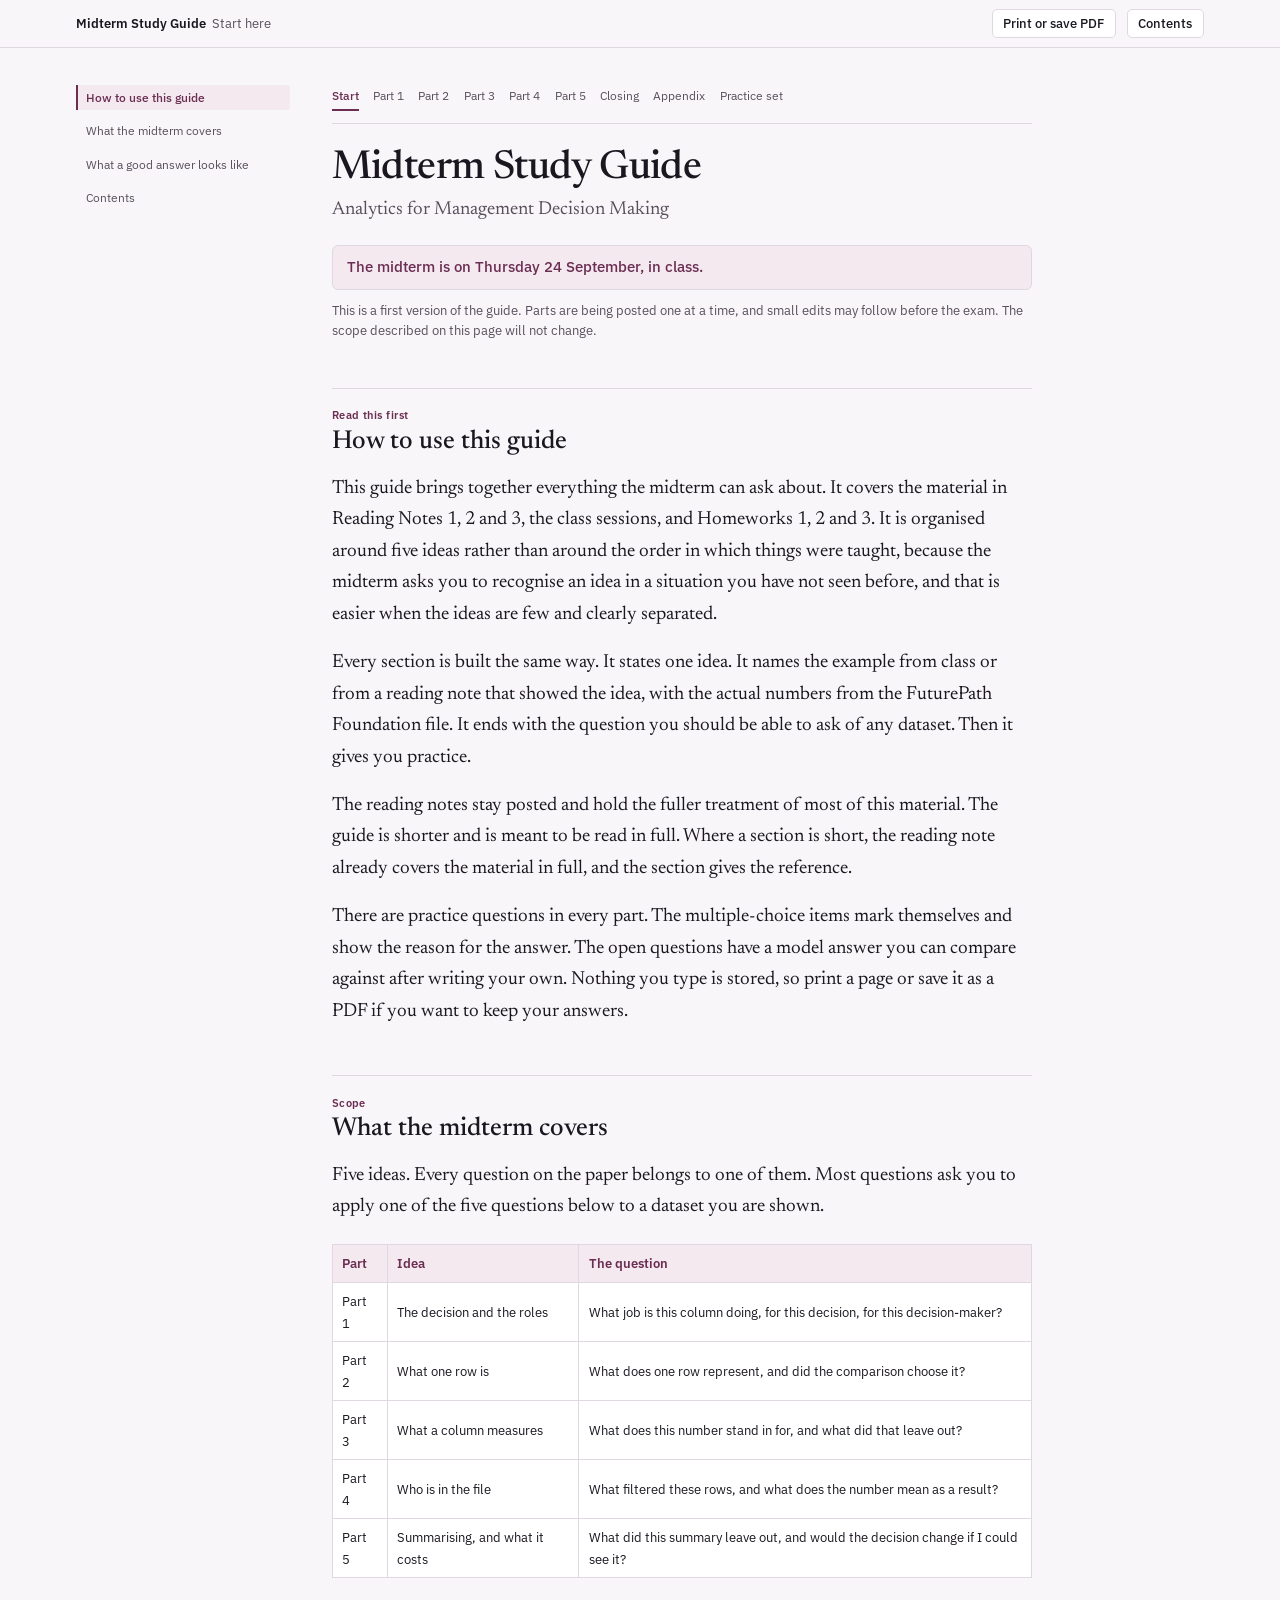
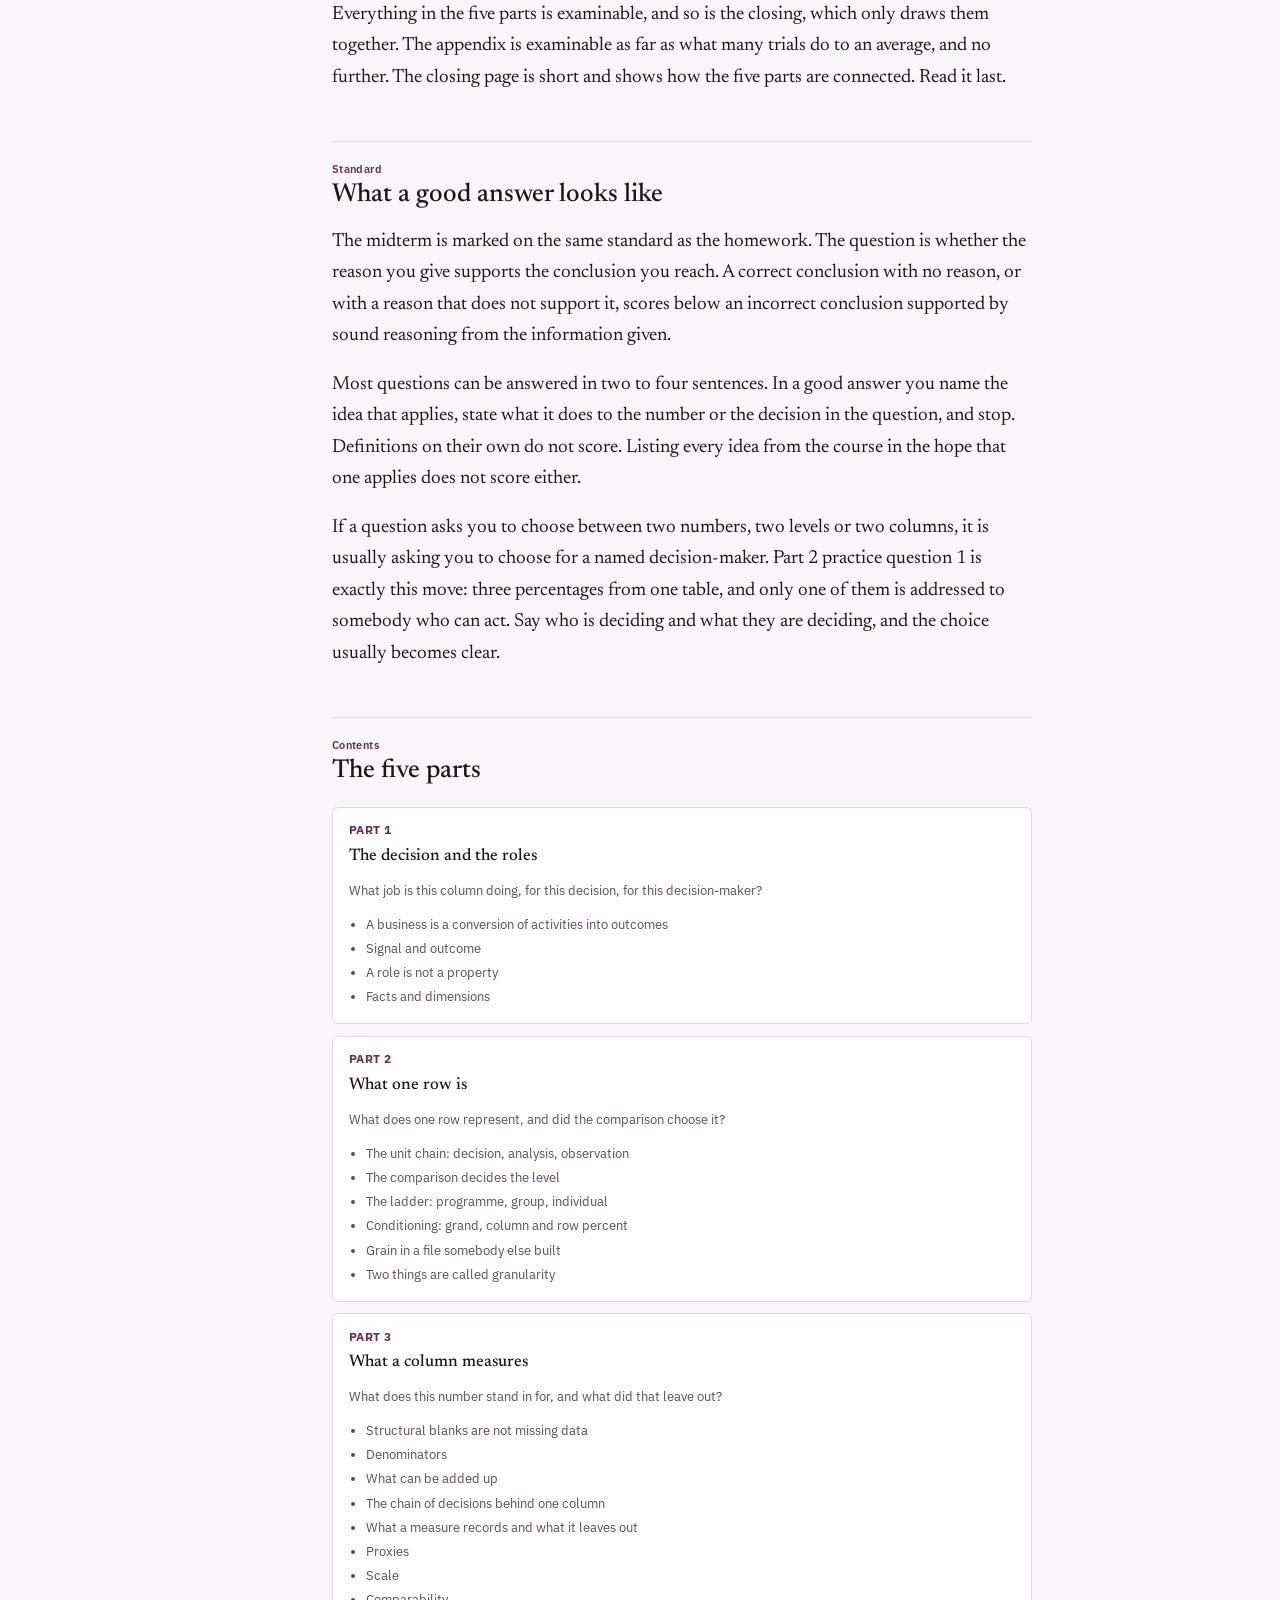
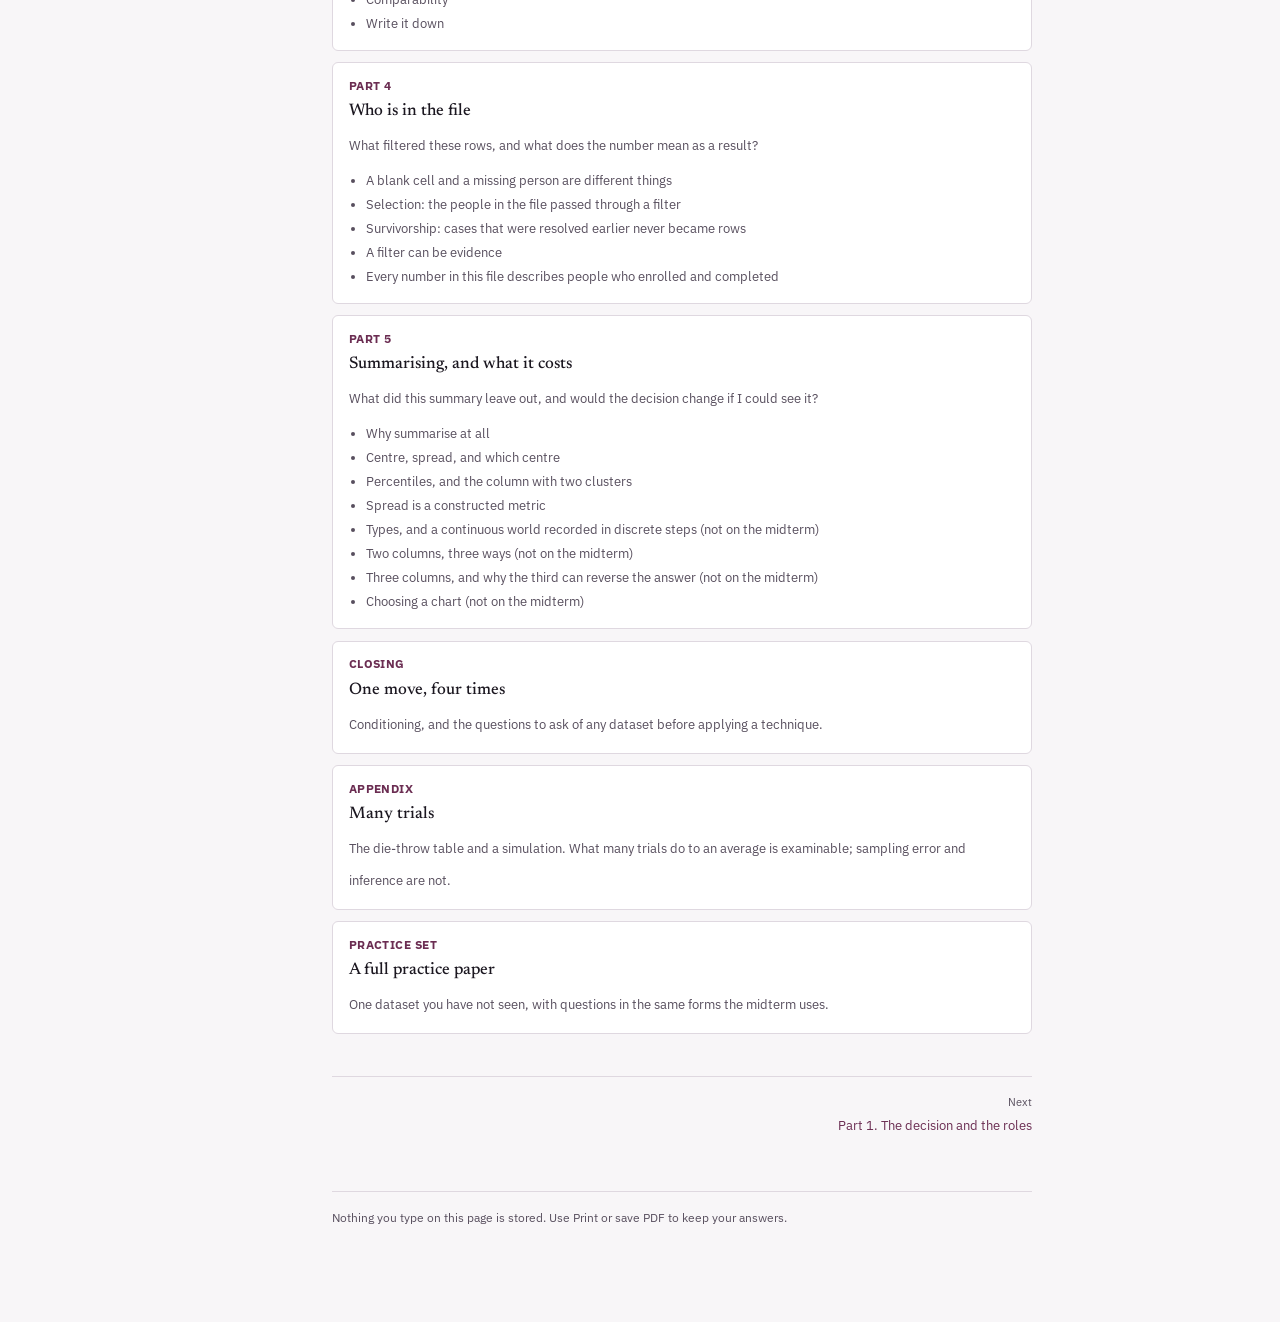
<file: docs/index.html>
<!DOCTYPE html>
<html lang="en">
<head>
<meta charset="utf-8">
<meta name="viewport" content="width=device-width,initial-scale=1">
<title>Midterm Study Guide</title>
<link rel="preconnect" href="https://fonts.googleapis.com">
<link rel="preconnect" href="https://fonts.gstatic.com" crossorigin>
<link href="https://fonts.googleapis.com/css2?family=Newsreader:opsz,wght@6..72,400;6..72,500;6..72,600&family=IBM+Plex+Sans:wght@400;500;600&display=swap" rel="stylesheet">
<style>
:root{
 --ink:#1B1720;--soft:#584F5E;--paper:#F8F6F8;--card:#FFFFFF;--rule:#DFD8E0;--rule-soft:#EDE8EE;
 --accent:#6B2D52;--accent-wash:#F3E9EF;--accent-soft:#A8749A;
 --lost:#B9AEBE;--lost-wash:#F1EDF2;
 --ok-bg:#CBEBD5;--ok-ink:#0C5E2D;--no-bg:#F7E0DD;--no-ink:#9A3226;
 --serif:"Newsreader",Georgia,serif;--sans:"IBM Plex Sans",-apple-system,"Segoe UI",Roboto,sans-serif;}
*{box-sizing:border-box}
html{-webkit-text-size-adjust:100%;scroll-behavior:smooth}
@media (prefers-reduced-motion:reduce){html{scroll-behavior:auto}*{transition:none!important}}
body{margin:0;background:var(--paper);color:var(--ink);font-family:var(--serif);font-size:19px;line-height:1.66}
@media (max-width:640px){body{font-size:17.5px}}
.bar{position:sticky;top:0;z-index:60;background:rgba(248,246,248,.95);backdrop-filter:saturate(140%) blur(8px);border-bottom:1px solid var(--rule)}
.bar-in{max-width:1160px;margin:0 auto;padding:.55rem 1rem;display:flex;align-items:center;gap:.7rem}
.bar-t{font-family:var(--sans);font-size:.83rem;font-weight:600;white-space:nowrap;overflow:hidden;text-overflow:ellipsis}
.bar-t span{color:var(--soft);font-weight:400}
.bar-sp{flex:1}
.btn{font-family:var(--sans);font-size:.79rem;font-weight:500;color:var(--ink);background:var(--card);border:1px solid var(--rule);
 border-radius:5px;padding:.34rem .66rem;cursor:pointer;line-height:1.3}
.btn:hover{border-color:var(--accent);color:var(--accent)}
.btn:focus-visible{outline:2px solid var(--accent);outline-offset:2px}
.prog{position:absolute;left:0;bottom:-1px;height:2px;background:var(--accent);width:0}
@media (max-width:560px){.bar-t span{display:none}.btn{padding:.3rem .5rem;font-size:.73rem}}
.shell{max-width:1160px;margin:0 auto;padding:0 1rem;display:grid;grid-template-columns:214px minmax(0,1fr);gap:2.6rem;align-items:start}
@media (max-width:980px){.shell{grid-template-columns:minmax(0,1fr);gap:0}}
nav.toc{position:sticky;top:3.6rem;padding:1.7rem 0 3rem;font-family:var(--sans);font-size:.78rem;
 max-height:calc(100vh - 5rem);overflow-y:auto;overscroll-behavior:contain}
nav.toc ol{list-style:none;margin:0;padding:0}
nav.toc a{display:block;padding:.26rem .5rem;color:var(--soft);text-decoration:none;border-left:2px solid transparent;border-radius:0 3px 3px 0;line-height:1.35}
nav.toc a:hover{color:var(--ink);background:#F0EAF1}
nav.toc a.on{color:var(--accent);border-left-color:var(--accent);background:var(--accent-wash);font-weight:500}
@media (max-width:980px){nav.toc{position:fixed;inset:0 0 0 auto;width:min(305px,86vw);background:var(--card);border-left:1px solid var(--rule);
 padding:1rem 1rem 3rem;z-index:70;transform:translateX(100%);transition:transform .22s ease;box-shadow:-14px 0 34px rgba(27,23,32,.12);max-height:none}
 nav.toc.open{transform:none}}
.scrim{display:none}
@media (max-width:980px){.scrim.on{display:block;position:fixed;inset:0;background:rgba(27,23,32,.34);z-index:65}}
main{padding:2.2rem 0 6rem;max-width:70ch}
h1{font-weight:500;font-size:2.5rem;line-height:1.12;letter-spacing:-.015em;margin:.4rem 0 .3rem}
@media (max-width:640px){h1{font-size:1.95rem}}
.dek{font-size:1.18rem;color:var(--soft);margin:0 0 1.3rem;line-height:1.45}
h2{font-weight:500;font-size:1.62rem;line-height:1.22;margin:3rem 0 .9rem;padding-top:1.2rem;border-top:1px solid var(--rule)}
h2 .n{font-family:var(--sans);font-size:.71rem;font-weight:600;color:var(--accent);display:block;margin-bottom:.28rem;letter-spacing:.04em}
h3{font-weight:600;font-size:1.13rem;margin:1.9rem 0 .5rem;line-height:1.3}
h4{font-family:var(--sans);font-weight:600;font-size:.86rem;margin:1.35rem 0 .45rem;color:var(--soft)}
p{margin:0 0 1.05rem} ul{margin:0 0 1.1rem;padding-left:1.15rem} li{margin:0 0 .5rem}
.box{border:1px solid var(--rule);border-left:4px solid var(--accent);border-radius:0 6px 6px 0;padding:1rem 1.1rem;margin:1.7rem 0;background:var(--card)}
.box h4{margin:0 0 .5rem;font-size:.82rem;color:var(--accent);letter-spacing:.02em}
.box p{font-size:.96rem;margin-bottom:.6rem} .box p:last-child{margin-bottom:0}
.box.principle{background:var(--accent-wash)}
.box.warn{background:#FBF1E6;border-left-color:#A9772A} .box.warn h4{color:#A9772A}
.tw{overflow-x:auto;margin:1.3rem 0}
table{border-collapse:collapse;width:100%;font-family:var(--sans);font-size:.84rem;font-variant-numeric:tabular-nums;background:var(--card)}
@media (max-width:640px){table{font-size:.77rem}}
th{background:var(--accent-wash);font-weight:600;text-align:left;padding:.46rem .6rem;border:1px solid var(--rule);white-space:nowrap;color:var(--accent)}
td{padding:.42rem .6rem;border:1px solid var(--rule)}
table.txt td{white-space:normal}
caption{caption-side:bottom;font-family:var(--sans);font-size:.74rem;color:var(--soft);text-align:left;padding-top:.45rem;line-height:1.4}
td.win{background:var(--ok-bg);color:var(--ok-ink);font-weight:600}
td.lose{background:var(--no-bg);color:var(--no-ink);font-weight:600}
/* signature device: what the summary threw away */
.lostbox{border:1px dashed var(--lost);background:var(--lost-wash);border-radius:6px;padding:.6rem .8rem;margin:.9rem 0;
 font-family:var(--sans);font-size:.82rem;color:var(--soft);line-height:1.5}
.lostbox b{font-family:var(--sans);font-size:.67rem;font-weight:600;letter-spacing:.06em;text-transform:uppercase;
 color:var(--lost);display:block;margin-bottom:.25rem}
.demo{background:var(--card);border:1px solid var(--rule);border-radius:8px;margin:1.9rem 0;overflow:hidden}
.demo-h{padding:.9rem 1.1rem .2rem}
.demo-h h4{margin:0 0 .25rem;font-size:.83rem;color:var(--ink)}
.demo-h p{font-family:var(--sans);font-size:.85rem;color:var(--soft);margin:0 0 .75rem;line-height:1.45}
.pick{display:flex;flex-wrap:wrap;gap:.38rem;padding:0 1.1rem .85rem}
.pk{font-family:var(--sans);font-size:.77rem;font-weight:500;padding:.42rem .7rem;border-radius:5px;border:1px solid var(--rule);
 background:var(--paper);color:var(--soft);cursor:pointer;line-height:1.25}
.pk:hover{color:var(--ink)}
.pk[aria-pressed=true]{background:var(--accent);border-color:var(--accent);color:#fff}
.pk:focus-visible{outline:2px solid var(--accent);outline-offset:2px}
.demo-body{padding:0 1.1rem}
.demo-out{border-top:1px solid var(--rule);background:var(--paper);padding:.85rem 1.1rem}
.demo-out .k{font-family:var(--sans);font-size:.68rem;font-weight:600;color:var(--soft);margin-bottom:.3rem}
.demo-out .v{font-size:1rem;line-height:1.5}
.flag{font-family:var(--sans);font-size:.82rem;line-height:1.5;padding:.55rem .7rem;border-radius:5px;margin-top:.6rem}
.flag.bad{background:var(--no-bg);color:var(--no-ink)}
.flag.good{background:var(--ok-bg);color:var(--ok-ink)}
.flag.neutral{background:var(--accent-wash);color:var(--accent)}
svg.hist{width:100%;height:160px;display:block}
.kc{background:var(--card);border:1px solid var(--rule);border-left:4px solid var(--accent);border-radius:0 8px 8px 0;padding:.95rem 1.05rem;margin:1.8rem 0}
.kc .tag{font-family:var(--sans);font-size:.66rem;font-weight:600;color:var(--accent);letter-spacing:.05em;display:block;margin-bottom:.35rem}
.kc .q{font-size:1rem;line-height:1.45;margin:0 0 .7rem;font-weight:500}
.opts{display:grid;gap:.34rem;margin-bottom:.5rem}
.opt{display:flex;gap:.55rem;align-items:flex-start;font-family:var(--sans);font-size:.87rem;line-height:1.42;text-align:left;
 padding:.5rem .65rem;border:1px solid var(--rule);border-radius:5px;background:var(--paper);color:var(--ink);cursor:pointer;width:100%}
.opt:hover:not([disabled]){border-color:var(--accent-soft)}
.opt:focus-visible{outline:2px solid var(--accent);outline-offset:2px}
.opt .ltr{font-weight:600;color:var(--soft);flex:0 0 auto}
.opt.right{background:var(--ok-bg);border-color:#8CCBA1;color:var(--ok-ink)} .opt.right .ltr{color:var(--ok-ink)}
.opt.wrong{background:var(--no-bg);border-color:#DDA79E;color:var(--no-ink)} .opt.wrong .ltr{color:var(--no-ink)}
.opt[disabled]{cursor:default}
.fb{display:none;font-family:var(--sans);font-size:.84rem;line-height:1.5;padding:.55rem .7rem;border-radius:5px;background:var(--accent-wash);color:var(--ink)}
.fb.on{display:block} .fb b{color:var(--accent)}
.resp{border:1px solid var(--rule);border-radius:6px;background:var(--card);margin:0 0 .7rem;overflow:hidden}
.resp .p{padding:.65rem .8rem .35rem;font-size:.97rem;line-height:1.5}
.resp textarea{width:100%;border:none;border-top:1px solid var(--rule-soft);padding:.6rem .8rem;font-family:var(--serif);font-size:.95rem;
 line-height:1.5;resize:vertical;min-height:3.4rem;background:transparent;color:var(--ink);display:block}
.resp textarea:focus{outline:2px solid var(--accent);outline-offset:-2px;background:#FEFDFE}
.resp .f{padding:.35rem .8rem .5rem;border-top:1px solid var(--rule-soft)}
.rev{font-family:var(--sans);font-size:.75rem;font-weight:500;color:var(--accent);background:none;border:none;cursor:pointer;
 padding:.15rem 0;text-decoration:underline;text-underline-offset:2px}
.rev:focus-visible{outline:2px solid var(--accent);outline-offset:2px}
.ans{display:none;padding:.55rem .8rem .7rem;background:var(--accent-wash);border-top:1px solid var(--rule-soft);font-size:.93rem;line-height:1.5}
.ans.on{display:block}
.ans .k{font-family:var(--sans);font-size:.66rem;font-weight:600;color:var(--accent);display:block;margin-bottom:.2rem}
.score{font-family:var(--sans);font-size:.82rem;color:var(--soft);background:var(--card);border:1px solid var(--rule);border-radius:6px;
 padding:.6rem .8rem;margin:1.6rem 0}
.score b{color:var(--accent);font-size:1.05rem}
.end{font-family:var(--sans);font-size:.78rem;color:var(--soft);border-top:1px solid var(--rule);margin-top:3.4rem;padding-top:1rem;line-height:1.5}
.ref{font-family:var(--sans);font-size:.72rem;color:var(--soft);vertical-align:super}
@media print{.bar,nav.toc,.scrim,.rev,.pick,.opt,.btn{display:none!important}
 body{background:#fff;font-size:11pt}.shell{display:block;max-width:none;padding:0}main{max-width:none;padding:0}
 .resp textarea{border:1px solid #999;background:#fff;min-height:3.2rem}
 table,.box,.demo,.kc,.lostbox{break-inside:avoid}h2{break-after:avoid}}

/* ---- study guide additions ---- */
.gnav{font-family:var(--sans);font-size:.78rem;color:var(--soft);display:flex;flex-wrap:wrap;gap:.2rem .9rem;margin:0 0 1.4rem;padding:0 0 .8rem;border-bottom:1px solid var(--rule)}
.gnav a{color:var(--soft);text-decoration:none;padding:.15rem 0;border-bottom:2px solid transparent}
.gnav a:hover{color:var(--ink)}
.gnav a.here{color:var(--accent);border-bottom-color:var(--accent);font-weight:500}
.pn{display:flex;justify-content:space-between;gap:1rem;font-family:var(--sans);font-size:.84rem;margin:2.6rem 0 0;padding-top:1rem;border-top:1px solid var(--rule)}
.pn a{color:var(--accent);text-decoration:none}
.pn a:hover{text-decoration:underline}
.pn span{color:var(--soft);display:block;font-size:.7rem;margin-bottom:.15rem}
.date{font-family:var(--sans);font-size:.92rem;font-weight:500;color:var(--accent);background:var(--accent-wash);border:1px solid var(--rule);border-radius:6px;padding:.6rem .9rem;margin:0 0 1.6rem}
.grid{display:grid;grid-template-columns:1fr;gap:.7rem;margin:1.2rem 0 1.6rem}
.part{display:block;border:1px solid var(--rule);border-radius:6px;padding:.8rem 1rem;background:var(--card);text-decoration:none;color:var(--ink)}
.part:hover{border-color:var(--accent)}
.part b{display:block;font-family:var(--sans);font-size:.72rem;color:var(--accent);letter-spacing:.04em;margin-bottom:.2rem}
.part strong{font-weight:500;font-size:1.05rem;display:block;margin-bottom:.25rem}
.part span{font-family:var(--sans);font-size:.84rem;color:var(--soft);line-height:1.45}
.part ul{font-family:var(--sans);font-size:.8rem;color:var(--soft);margin:.5rem 0 0;padding-left:1.1rem}
.part li{margin:0 0 .18rem}
.src{font-family:var(--sans);font-size:.76rem;color:var(--soft);margin:-.4rem 0 1rem}
.gnav .soon{color:var(--lost);padding:.15rem 0}
.pn em{font-style:normal;color:var(--soft)}
.part.soon{opacity:.62;pointer-events:none}
.part .tag{font-family:var(--sans);font-size:.7rem;color:var(--lost);display:block;margin-top:.4rem}
.note{font-family:var(--sans);font-size:.84rem;color:var(--soft);margin:-1rem 0 1.6rem;line-height:1.5}

/* the mini-case that opens a practice section */
.case{border:1px solid var(--rule);border-radius:6px;padding:1.05rem 1.15rem .5rem;margin:1.5rem 0 2rem;background:var(--accent-wash)}
.case h4{margin:0 0 .55rem;font-size:.82rem;color:var(--accent);letter-spacing:.02em}
.case p{font-size:.96rem;margin:0 0 .6rem}
.case .tw{margin:.9rem 0 1rem}
.case table{background:var(--card)}

/* die-throw simulator, appendix only */
.sim{border:1px solid var(--rule);border-radius:6px;padding:1rem 1.1rem;margin:1.4rem 0;background:var(--card)}
.sim-row{display:flex;flex-wrap:wrap;gap:.5rem .8rem;align-items:center;font-family:var(--sans);font-size:.82rem;color:var(--soft)}
.sim-row select{font-family:var(--sans);font-size:.82rem;padding:.3rem .4rem;border:1px solid var(--rule);border-radius:4px;background:var(--paper);color:var(--ink)}
.sim-out{display:flex;flex-wrap:wrap;gap:1.4rem;margin:1rem 0 .4rem;font-family:var(--sans)}
.sim-out span{display:flex;flex-direction:column;font-size:.72rem;color:var(--soft);letter-spacing:.02em}
.sim-out b{font-size:1.28rem;font-weight:600;color:var(--accent);font-variant-numeric:tabular-nums;line-height:1.25}
.sim-chart .bars{display:flex;align-items:flex-end;gap:2px;height:110px;margin:.7rem 0 .25rem}
.sim-chart .bars i{flex:1;background:var(--accent-soft);border-radius:2px 2px 0 0;min-height:1px}
.sim-chart .axis{display:flex;justify-content:space-between;font-family:var(--sans);font-size:.7rem;color:var(--soft);border-top:1px solid var(--rule);padding-top:.25rem}
.sim-note{font-family:var(--sans);font-size:.78rem;color:var(--soft);margin:.6rem 0 0}

/* sections collapsed off the exam */
.muted details{border-top:1px solid var(--rule);margin:3rem 0 0}
.muted summary{list-style:none;cursor:pointer;font-weight:500;font-size:1.62rem;line-height:1.22;padding:1.2rem 0 .9rem;color:var(--soft)}
.muted summary::-webkit-details-marker{display:none}
.muted summary::after{content:"Show";font-family:var(--sans);font-size:.72rem;font-weight:600;color:var(--accent);border:1px solid var(--rule);border-radius:4px;padding:.2rem .5rem;margin-left:.6rem;white-space:nowrap;vertical-align:middle}
.muted details[open] summary::after{content:"Hide"}
.muted summary .n{font-family:var(--sans);font-size:.71rem;font-weight:600;color:var(--accent);display:block;margin-bottom:.28rem;letter-spacing:.04em}
.muted summary .n i{font-style:normal;color:var(--soft);background:var(--rule-soft);border-radius:3px;padding:.1rem .4rem;margin-left:.5rem;letter-spacing:.02em}
.muted details[open] summary{color:var(--ink)}
@media print{.muted details{display:none}}

</style>
</head>
<body>
<div class="bar"><div class="bar-in">
 <div class="bar-t">Midterm Study Guide <span>&nbsp;Start here</span></div>
 <div class="bar-sp"></div>
 <button class="btn" id="printBtn" type="button">Print or save PDF</button>
 <button class="btn" id="tocBtn" type="button" aria-expanded="false">Contents</button>
</div><div class="prog" id="prog"></div></div>
<div class="scrim" id="scrim"></div>
<div class="shell">
<nav class="toc" id="toc" aria-label="Contents"><ol>
<li><a href="#how">How to use this guide</a></li>
<li><a href="#covers">What the midterm covers</a></li>
<li><a href="#answers">What a good answer looks like</a></li>
<li><a href="#contents">Contents</a></li>
</ol></nav>
<main>
<div class="gnav"><a href="index.html" class="here">Start</a><a href="part1.html">Part 1</a><a href="part2.html">Part 2</a><a href="part3.html">Part 3</a><a href="part4.html">Part 4</a><a href="part5.html">Part 5</a><a href="closing.html">Closing</a><a href="appendix.html">Appendix</a><a href="practice.html">Practice set</a></div>

<h1>Midterm Study Guide</h1>
<p class="dek">Analytics for Management Decision Making</p>

<div class="date">The midterm is on Thursday 24 September, in class.</div>
<p class="note">This is a first version of the guide. Parts are being posted one at a time, and small edits may follow before the exam. The scope described on this page will not change.</p>

<section id="how">
<h2><span class="n">Read this first</span>How to use this guide</h2>
<p>This guide brings together everything the midterm can ask about. It covers the material in Reading Notes 1, 2 and 3, the class sessions, and Homeworks 1, 2 and 3. It is organised around five ideas rather than around the order in which things were taught, because the midterm asks you to recognise an idea in a situation you have not seen before, and that is easier when the ideas are few and clearly separated.</p>
<p>Every section is built the same way. It states one idea. It names the example from class or from a reading note that showed the idea, with the actual numbers from the FuturePath Foundation file. It ends with the question you should be able to ask of any dataset. Then it gives you practice.</p>
<p>The reading notes stay posted and hold the fuller treatment of most of this material. The guide is shorter and is meant to be read in full. Where a section is short, the reading note already covers the material in full, and the section gives the reference.</p>
<p>There are practice questions in every part. The multiple-choice items mark themselves and show the reason for the answer. The open questions have a model answer you can compare against after writing your own. Nothing you type is stored, so print a page or save it as a PDF if you want to keep your answers.</p>
</section>

<section id="covers">
<h2><span class="n">Scope</span>What the midterm covers</h2>
<p>Five ideas. Every question on the paper belongs to one of them. Most questions ask you to apply one of the five questions below to a dataset you are shown.</p>
<div class="tw"><table class="txt"><thead><tr><th>Part</th><th>Idea</th><th>The question</th></tr></thead><tbody><tr><td>Part 1</td><td>The decision and the roles</td><td>What job is this column doing, for this decision, for this decision-maker?</td></tr><tr><td>Part 2</td><td>What one row is</td><td>What does one row represent, and did the comparison choose it?</td></tr><tr><td>Part 3</td><td>What a column measures</td><td>What does this number stand in for, and what did that leave out?</td></tr><tr><td>Part 4</td><td>Who is in the file</td><td>What filtered these rows, and what does the number mean as a result?</td></tr><tr><td>Part 5</td><td>Summarising, and what it costs</td><td>What did this summary leave out, and would the decision change if I could see it?</td></tr></tbody></table></div>

<p>Everything in the five parts is examinable, and so is the closing, which only draws them together. The appendix is examinable as far as what many trials do to an average, and no further.   The closing page is short and shows how the five parts are connected. Read it last.</p>
</section>


<section id="answers">
<h2><span class="n">Standard</span>What a good answer looks like</h2>
<p>The midterm is marked on the same standard as the homework. The question is whether the reason you give supports the conclusion you reach. A correct conclusion with no reason, or with a reason that does not support it, scores below an incorrect conclusion supported by sound reasoning from the information given.</p>
<p>Most questions can be answered in two to four sentences. In a good answer you name the idea that applies, state what it does to the number or the decision in the question, and stop. Definitions on their own do not score. Listing every idea from the course in the hope that one applies does not score either.</p>
<p>If a question asks you to choose between two numbers, two levels or two columns, it is usually asking you to choose for a named decision-maker. Part 2 practice question 1 is exactly this move: three percentages from one table, and only one of them is addressed to somebody who can act. Say who is deciding and what they are deciding, and the choice usually becomes clear.</p>
</section>

<section id="contents">
<h2><span class="n">Contents</span>The five parts</h2>
<div class="grid"><a class="part" href="part1.html"><b>PART 1</b><strong>The decision and the roles</strong><span>What job is this column doing, for this decision, for this decision-maker?</span><ul><li>A business is a conversion of activities into outcomes</li><li>Signal and outcome</li><li>A role is not a property</li><li>Facts and dimensions</li></ul></a><a class="part" href="part2.html"><b>PART 2</b><strong>What one row is</strong><span>What does one row represent, and did the comparison choose it?</span><ul><li>The unit chain: decision, analysis, observation</li><li>The comparison decides the level</li><li>The ladder: programme, group, individual</li><li>Conditioning: grand, column and row percent</li><li>Grain in a file somebody else built</li><li>Two things are called granularity</li></ul></a><a class="part" href="part3.html"><b>PART 3</b><strong>What a column measures</strong><span>What does this number stand in for, and what did that leave out?</span><ul><li>Structural blanks are not missing data</li><li>Denominators</li><li>What can be added up</li><li>The chain of decisions behind one column</li><li>What a measure records and what it leaves out</li><li>Proxies</li><li>Scale</li><li>Comparability</li><li>Write it down</li></ul></a><a class="part" href="part4.html"><b>PART 4</b><strong>Who is in the file</strong><span>What filtered these rows, and what does the number mean as a result?</span><ul><li>A blank cell and a missing person are different things</li><li>Selection: the people in the file passed through a filter</li><li>Survivorship: cases that were resolved earlier never became rows</li><li>A filter can be evidence</li><li>Every number in this file describes people who enrolled and completed</li></ul></a><a class="part" href="part5.html"><b>PART 5</b><strong>Summarising, and what it costs</strong><span>What did this summary leave out, and would the decision change if I could see it?</span><ul><li>Why summarise at all</li><li>Centre, spread, and which centre</li><li>Percentiles, and the column with two clusters</li><li>Spread is a constructed metric</li><li>Types, and a continuous world recorded in discrete steps (not on the midterm)</li><li>Two columns, three ways (not on the midterm)</li><li>Three columns, and why the third can reverse the answer (not on the midterm)</li><li>Choosing a chart (not on the midterm)</li></ul></a><a class="part" href="closing.html"><b>CLOSING</b><strong>One move, four times</strong><span>Conditioning, and the questions to ask of any dataset before applying a technique.</span></a><a class="part" href="appendix.html"><b>APPENDIX</b><strong>Many trials</strong><span>The die-throw table and a simulation. What many trials do to an average is examinable; sampling error and inference are not.</span></a><a class="part" href="practice.html"><b>PRACTICE SET</b><strong>A full practice paper</strong><span>One dataset you have not seen, with questions in the same forms the midterm uses.</span></a></div>
</section>

<div class="pn"><div></div><div style="text-align:right"><a href="part1.html"><span>Next</span>Part 1. The decision and the roles</a></div></div>
<div class="end">Nothing you type on this page is stored. Use Print or save PDF to keep your answers.</div>
</main>
</div>
<script>
var toc=document.getElementById('toc'),scrim=document.getElementById('scrim'),tb=document.getElementById('tocBtn');
function closeToc(){toc.classList.remove('open');scrim.classList.remove('on');tb.setAttribute('aria-expanded','false');}
tb.addEventListener('click',function(){var o=toc.classList.toggle('open');scrim.classList.toggle('on',o);
 tb.setAttribute('aria-expanded',o?'true':'false');});
scrim.addEventListener('click',closeToc);
toc.addEventListener('click',function(e){if(e.target.tagName==='A'&&window.innerWidth<=980)closeToc();});
document.getElementById('printBtn').addEventListener('click',function(){window.print();});
document.addEventListener('keydown',function(e){if(e.key==='Escape')closeToc();});
var links=[].slice.call(toc.querySelectorAll('a')),
    secs=links.map(function(a){var h=a.getAttribute('href');return h.charAt(0)==='#'?document.getElementById(h.slice(1)):null;}),
    prog=document.getElementById('prog');
function onScroll(){var h=document.documentElement,sc=h.scrollTop||document.body.scrollTop,max=h.scrollHeight-h.clientHeight;
 prog.style.width=(max>0?sc/max*100:0)+'%';
 var cur=0;for(var i=0;i<secs.length;i++){if(secs[i]&&secs[i].getBoundingClientRect().top<140)cur=i;}
 links.forEach(function(a,i){a.classList.toggle('on',i===cur);});}
window.addEventListener('scroll',onScroll,{passive:true});onScroll();

/* ---- knowledge checks. The correct option is stored as a hash, not as an index. ---- */
function fnv(s){var h=0x811c9dc5;for(var i=0;i<s.length;i++){h^=s.charCodeAt(i);h=(h+((h<<1)+(h<<4)+(h<<7)+(h<<8)+(h<<24)))>>>0;}return ('0000000'+h.toString(16)).slice(-8);}
var answered=0,correct=0;
document.querySelectorAll('.kc').forEach(function(card){
 var want=card.dataset.h,id=card.dataset.id,done=false;
 card.querySelectorAll('.opt').forEach(function(btn){btn.addEventListener('click',function(){
  if(done)return;done=true;
  var ok=fnv(id+':'+btn.dataset.a)===want;
  card.querySelectorAll('.opt').forEach(function(b){b.disabled=true;if(fnv(id+':'+b.dataset.a)===want)b.classList.add('right');});
  if(!ok)btn.classList.add('wrong');
  card.querySelector('.fb').classList.add('on');
  answered++;if(ok)correct++;
  var n=document.getElementById('scoreN'),c=document.getElementById('scoreC');
  if(n)n.textContent=answered;if(c)c.textContent=correct;});});});
document.querySelectorAll('.rev').forEach(function(b){b.addEventListener('click',function(){
 var a=b.closest('.resp').querySelector('.ans'),on=a.classList.toggle('on');
 b.textContent=on?'Hide the model answer':'Compare with a model answer';});});

</script>
</body>
</html>
</file>
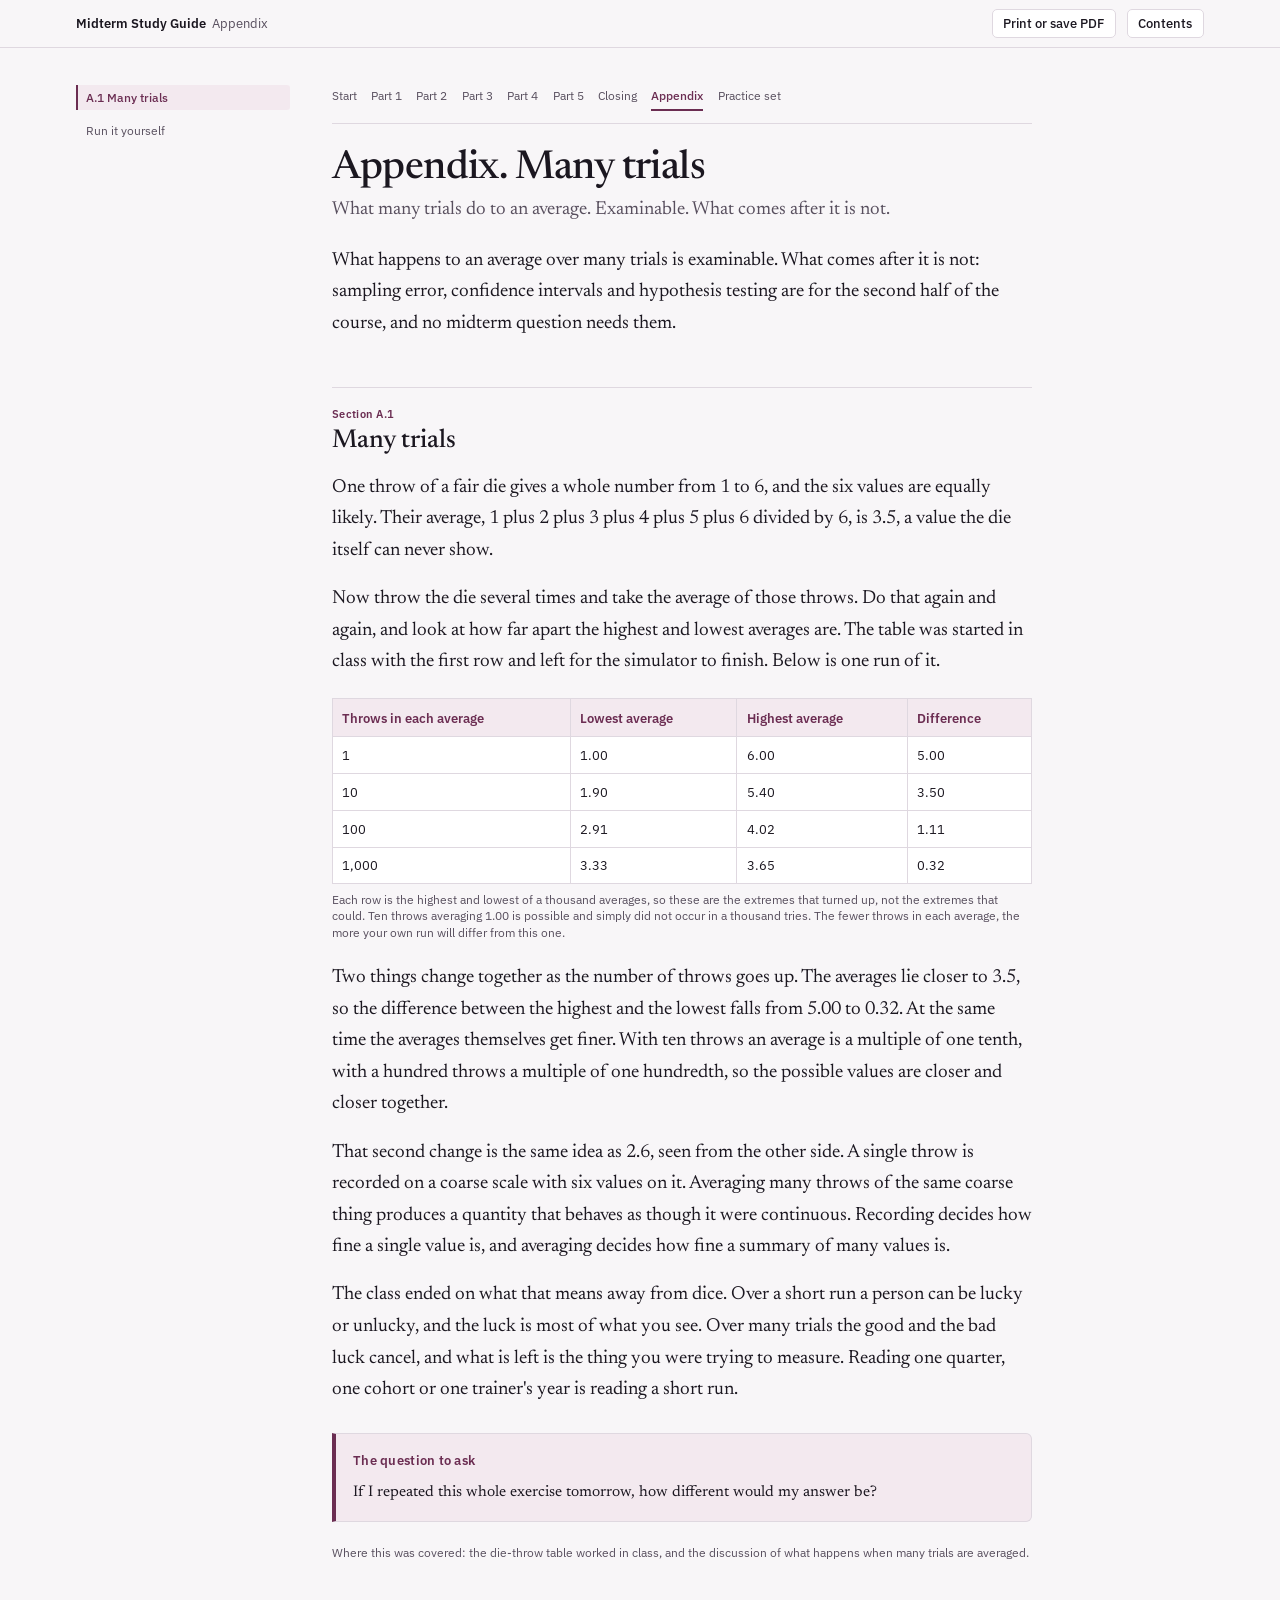
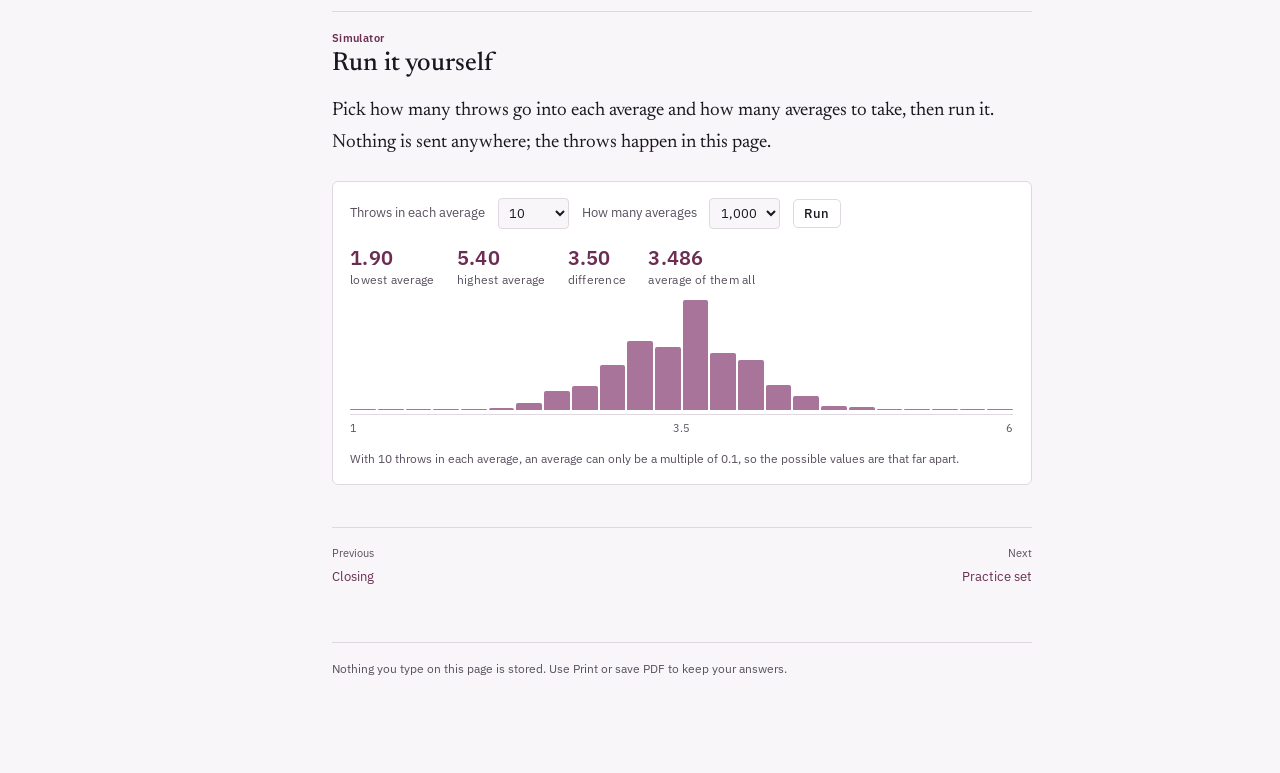
<file: docs/appendix.html>
<!DOCTYPE html>
<html lang="en">
<head>
<meta charset="utf-8">
<meta name="viewport" content="width=device-width,initial-scale=1">
<title>Appendix. Many trials</title>
<link rel="preconnect" href="https://fonts.googleapis.com">
<link rel="preconnect" href="https://fonts.gstatic.com" crossorigin>
<link href="https://fonts.googleapis.com/css2?family=Newsreader:opsz,wght@6..72,400;6..72,500;6..72,600&family=IBM+Plex+Sans:wght@400;500;600&display=swap" rel="stylesheet">
<style>
:root{
 --ink:#1B1720;--soft:#584F5E;--paper:#F8F6F8;--card:#FFFFFF;--rule:#DFD8E0;--rule-soft:#EDE8EE;
 --accent:#6B2D52;--accent-wash:#F3E9EF;--accent-soft:#A8749A;
 --lost:#B9AEBE;--lost-wash:#F1EDF2;
 --ok-bg:#CBEBD5;--ok-ink:#0C5E2D;--no-bg:#F7E0DD;--no-ink:#9A3226;
 --serif:"Newsreader",Georgia,serif;--sans:"IBM Plex Sans",-apple-system,"Segoe UI",Roboto,sans-serif;}
*{box-sizing:border-box}
html{-webkit-text-size-adjust:100%;scroll-behavior:smooth}
@media (prefers-reduced-motion:reduce){html{scroll-behavior:auto}*{transition:none!important}}
body{margin:0;background:var(--paper);color:var(--ink);font-family:var(--serif);font-size:19px;line-height:1.66}
@media (max-width:640px){body{font-size:17.5px}}
.bar{position:sticky;top:0;z-index:60;background:rgba(248,246,248,.95);backdrop-filter:saturate(140%) blur(8px);border-bottom:1px solid var(--rule)}
.bar-in{max-width:1160px;margin:0 auto;padding:.55rem 1rem;display:flex;align-items:center;gap:.7rem}
.bar-t{font-family:var(--sans);font-size:.83rem;font-weight:600;white-space:nowrap;overflow:hidden;text-overflow:ellipsis}
.bar-t span{color:var(--soft);font-weight:400}
.bar-sp{flex:1}
.btn{font-family:var(--sans);font-size:.79rem;font-weight:500;color:var(--ink);background:var(--card);border:1px solid var(--rule);
 border-radius:5px;padding:.34rem .66rem;cursor:pointer;line-height:1.3}
.btn:hover{border-color:var(--accent);color:var(--accent)}
.btn:focus-visible{outline:2px solid var(--accent);outline-offset:2px}
.prog{position:absolute;left:0;bottom:-1px;height:2px;background:var(--accent);width:0}
@media (max-width:560px){.bar-t span{display:none}.btn{padding:.3rem .5rem;font-size:.73rem}}
.shell{max-width:1160px;margin:0 auto;padding:0 1rem;display:grid;grid-template-columns:214px minmax(0,1fr);gap:2.6rem;align-items:start}
@media (max-width:980px){.shell{grid-template-columns:minmax(0,1fr);gap:0}}
nav.toc{position:sticky;top:3.6rem;padding:1.7rem 0 3rem;font-family:var(--sans);font-size:.78rem;
 max-height:calc(100vh - 5rem);overflow-y:auto;overscroll-behavior:contain}
nav.toc ol{list-style:none;margin:0;padding:0}
nav.toc a{display:block;padding:.26rem .5rem;color:var(--soft);text-decoration:none;border-left:2px solid transparent;border-radius:0 3px 3px 0;line-height:1.35}
nav.toc a:hover{color:var(--ink);background:#F0EAF1}
nav.toc a.on{color:var(--accent);border-left-color:var(--accent);background:var(--accent-wash);font-weight:500}
@media (max-width:980px){nav.toc{position:fixed;inset:0 0 0 auto;width:min(305px,86vw);background:var(--card);border-left:1px solid var(--rule);
 padding:1rem 1rem 3rem;z-index:70;transform:translateX(100%);transition:transform .22s ease;box-shadow:-14px 0 34px rgba(27,23,32,.12);max-height:none}
 nav.toc.open{transform:none}}
.scrim{display:none}
@media (max-width:980px){.scrim.on{display:block;position:fixed;inset:0;background:rgba(27,23,32,.34);z-index:65}}
main{padding:2.2rem 0 6rem;max-width:70ch}
h1{font-weight:500;font-size:2.5rem;line-height:1.12;letter-spacing:-.015em;margin:.4rem 0 .3rem}
@media (max-width:640px){h1{font-size:1.95rem}}
.dek{font-size:1.18rem;color:var(--soft);margin:0 0 1.3rem;line-height:1.45}
h2{font-weight:500;font-size:1.62rem;line-height:1.22;margin:3rem 0 .9rem;padding-top:1.2rem;border-top:1px solid var(--rule)}
h2 .n{font-family:var(--sans);font-size:.71rem;font-weight:600;color:var(--accent);display:block;margin-bottom:.28rem;letter-spacing:.04em}
h3{font-weight:600;font-size:1.13rem;margin:1.9rem 0 .5rem;line-height:1.3}
h4{font-family:var(--sans);font-weight:600;font-size:.86rem;margin:1.35rem 0 .45rem;color:var(--soft)}
p{margin:0 0 1.05rem} ul{margin:0 0 1.1rem;padding-left:1.15rem} li{margin:0 0 .5rem}
.box{border:1px solid var(--rule);border-left:4px solid var(--accent);border-radius:0 6px 6px 0;padding:1rem 1.1rem;margin:1.7rem 0;background:var(--card)}
.box h4{margin:0 0 .5rem;font-size:.82rem;color:var(--accent);letter-spacing:.02em}
.box p{font-size:.96rem;margin-bottom:.6rem} .box p:last-child{margin-bottom:0}
.box.principle{background:var(--accent-wash)}
.box.warn{background:#FBF1E6;border-left-color:#A9772A} .box.warn h4{color:#A9772A}
.tw{overflow-x:auto;margin:1.3rem 0}
table{border-collapse:collapse;width:100%;font-family:var(--sans);font-size:.84rem;font-variant-numeric:tabular-nums;background:var(--card)}
@media (max-width:640px){table{font-size:.77rem}}
th{background:var(--accent-wash);font-weight:600;text-align:left;padding:.46rem .6rem;border:1px solid var(--rule);white-space:nowrap;color:var(--accent)}
td{padding:.42rem .6rem;border:1px solid var(--rule)}
table.txt td{white-space:normal}
caption{caption-side:bottom;font-family:var(--sans);font-size:.74rem;color:var(--soft);text-align:left;padding-top:.45rem;line-height:1.4}
td.win{background:var(--ok-bg);color:var(--ok-ink);font-weight:600}
td.lose{background:var(--no-bg);color:var(--no-ink);font-weight:600}
/* signature device: what the summary threw away */
.lostbox{border:1px dashed var(--lost);background:var(--lost-wash);border-radius:6px;padding:.6rem .8rem;margin:.9rem 0;
 font-family:var(--sans);font-size:.82rem;color:var(--soft);line-height:1.5}
.lostbox b{font-family:var(--sans);font-size:.67rem;font-weight:600;letter-spacing:.06em;text-transform:uppercase;
 color:var(--lost);display:block;margin-bottom:.25rem}
.demo{background:var(--card);border:1px solid var(--rule);border-radius:8px;margin:1.9rem 0;overflow:hidden}
.demo-h{padding:.9rem 1.1rem .2rem}
.demo-h h4{margin:0 0 .25rem;font-size:.83rem;color:var(--ink)}
.demo-h p{font-family:var(--sans);font-size:.85rem;color:var(--soft);margin:0 0 .75rem;line-height:1.45}
.pick{display:flex;flex-wrap:wrap;gap:.38rem;padding:0 1.1rem .85rem}
.pk{font-family:var(--sans);font-size:.77rem;font-weight:500;padding:.42rem .7rem;border-radius:5px;border:1px solid var(--rule);
 background:var(--paper);color:var(--soft);cursor:pointer;line-height:1.25}
.pk:hover{color:var(--ink)}
.pk[aria-pressed=true]{background:var(--accent);border-color:var(--accent);color:#fff}
.pk:focus-visible{outline:2px solid var(--accent);outline-offset:2px}
.demo-body{padding:0 1.1rem}
.demo-out{border-top:1px solid var(--rule);background:var(--paper);padding:.85rem 1.1rem}
.demo-out .k{font-family:var(--sans);font-size:.68rem;font-weight:600;color:var(--soft);margin-bottom:.3rem}
.demo-out .v{font-size:1rem;line-height:1.5}
.flag{font-family:var(--sans);font-size:.82rem;line-height:1.5;padding:.55rem .7rem;border-radius:5px;margin-top:.6rem}
.flag.bad{background:var(--no-bg);color:var(--no-ink)}
.flag.good{background:var(--ok-bg);color:var(--ok-ink)}
.flag.neutral{background:var(--accent-wash);color:var(--accent)}
svg.hist{width:100%;height:160px;display:block}
.kc{background:var(--card);border:1px solid var(--rule);border-left:4px solid var(--accent);border-radius:0 8px 8px 0;padding:.95rem 1.05rem;margin:1.8rem 0}
.kc .tag{font-family:var(--sans);font-size:.66rem;font-weight:600;color:var(--accent);letter-spacing:.05em;display:block;margin-bottom:.35rem}
.kc .q{font-size:1rem;line-height:1.45;margin:0 0 .7rem;font-weight:500}
.opts{display:grid;gap:.34rem;margin-bottom:.5rem}
.opt{display:flex;gap:.55rem;align-items:flex-start;font-family:var(--sans);font-size:.87rem;line-height:1.42;text-align:left;
 padding:.5rem .65rem;border:1px solid var(--rule);border-radius:5px;background:var(--paper);color:var(--ink);cursor:pointer;width:100%}
.opt:hover:not([disabled]){border-color:var(--accent-soft)}
.opt:focus-visible{outline:2px solid var(--accent);outline-offset:2px}
.opt .ltr{font-weight:600;color:var(--soft);flex:0 0 auto}
.opt.right{background:var(--ok-bg);border-color:#8CCBA1;color:var(--ok-ink)} .opt.right .ltr{color:var(--ok-ink)}
.opt.wrong{background:var(--no-bg);border-color:#DDA79E;color:var(--no-ink)} .opt.wrong .ltr{color:var(--no-ink)}
.opt[disabled]{cursor:default}
.fb{display:none;font-family:var(--sans);font-size:.84rem;line-height:1.5;padding:.55rem .7rem;border-radius:5px;background:var(--accent-wash);color:var(--ink)}
.fb.on{display:block} .fb b{color:var(--accent)}
.resp{border:1px solid var(--rule);border-radius:6px;background:var(--card);margin:0 0 .7rem;overflow:hidden}
.resp .p{padding:.65rem .8rem .35rem;font-size:.97rem;line-height:1.5}
.resp textarea{width:100%;border:none;border-top:1px solid var(--rule-soft);padding:.6rem .8rem;font-family:var(--serif);font-size:.95rem;
 line-height:1.5;resize:vertical;min-height:3.4rem;background:transparent;color:var(--ink);display:block}
.resp textarea:focus{outline:2px solid var(--accent);outline-offset:-2px;background:#FEFDFE}
.resp .f{padding:.35rem .8rem .5rem;border-top:1px solid var(--rule-soft)}
.rev{font-family:var(--sans);font-size:.75rem;font-weight:500;color:var(--accent);background:none;border:none;cursor:pointer;
 padding:.15rem 0;text-decoration:underline;text-underline-offset:2px}
.rev:focus-visible{outline:2px solid var(--accent);outline-offset:2px}
.ans{display:none;padding:.55rem .8rem .7rem;background:var(--accent-wash);border-top:1px solid var(--rule-soft);font-size:.93rem;line-height:1.5}
.ans.on{display:block}
.ans .k{font-family:var(--sans);font-size:.66rem;font-weight:600;color:var(--accent);display:block;margin-bottom:.2rem}
.score{font-family:var(--sans);font-size:.82rem;color:var(--soft);background:var(--card);border:1px solid var(--rule);border-radius:6px;
 padding:.6rem .8rem;margin:1.6rem 0}
.score b{color:var(--accent);font-size:1.05rem}
.end{font-family:var(--sans);font-size:.78rem;color:var(--soft);border-top:1px solid var(--rule);margin-top:3.4rem;padding-top:1rem;line-height:1.5}
.ref{font-family:var(--sans);font-size:.72rem;color:var(--soft);vertical-align:super}
@media print{.bar,nav.toc,.scrim,.rev,.pick,.opt,.btn{display:none!important}
 body{background:#fff;font-size:11pt}.shell{display:block;max-width:none;padding:0}main{max-width:none;padding:0}
 .resp textarea{border:1px solid #999;background:#fff;min-height:3.2rem}
 table,.box,.demo,.kc,.lostbox{break-inside:avoid}h2{break-after:avoid}}

/* ---- study guide additions ---- */
.gnav{font-family:var(--sans);font-size:.78rem;color:var(--soft);display:flex;flex-wrap:wrap;gap:.2rem .9rem;margin:0 0 1.4rem;padding:0 0 .8rem;border-bottom:1px solid var(--rule)}
.gnav a{color:var(--soft);text-decoration:none;padding:.15rem 0;border-bottom:2px solid transparent}
.gnav a:hover{color:var(--ink)}
.gnav a.here{color:var(--accent);border-bottom-color:var(--accent);font-weight:500}
.pn{display:flex;justify-content:space-between;gap:1rem;font-family:var(--sans);font-size:.84rem;margin:2.6rem 0 0;padding-top:1rem;border-top:1px solid var(--rule)}
.pn a{color:var(--accent);text-decoration:none}
.pn a:hover{text-decoration:underline}
.pn span{color:var(--soft);display:block;font-size:.7rem;margin-bottom:.15rem}
.date{font-family:var(--sans);font-size:.92rem;font-weight:500;color:var(--accent);background:var(--accent-wash);border:1px solid var(--rule);border-radius:6px;padding:.6rem .9rem;margin:0 0 1.6rem}
.grid{display:grid;grid-template-columns:1fr;gap:.7rem;margin:1.2rem 0 1.6rem}
.part{display:block;border:1px solid var(--rule);border-radius:6px;padding:.8rem 1rem;background:var(--card);text-decoration:none;color:var(--ink)}
.part:hover{border-color:var(--accent)}
.part b{display:block;font-family:var(--sans);font-size:.72rem;color:var(--accent);letter-spacing:.04em;margin-bottom:.2rem}
.part strong{font-weight:500;font-size:1.05rem;display:block;margin-bottom:.25rem}
.part span{font-family:var(--sans);font-size:.84rem;color:var(--soft);line-height:1.45}
.part ul{font-family:var(--sans);font-size:.8rem;color:var(--soft);margin:.5rem 0 0;padding-left:1.1rem}
.part li{margin:0 0 .18rem}
.src{font-family:var(--sans);font-size:.76rem;color:var(--soft);margin:-.4rem 0 1rem}
.gnav .soon{color:var(--lost);padding:.15rem 0}
.pn em{font-style:normal;color:var(--soft)}
.part.soon{opacity:.62;pointer-events:none}
.part .tag{font-family:var(--sans);font-size:.7rem;color:var(--lost);display:block;margin-top:.4rem}
.note{font-family:var(--sans);font-size:.84rem;color:var(--soft);margin:-1rem 0 1.6rem;line-height:1.5}

/* the mini-case that opens a practice section */
.case{border:1px solid var(--rule);border-radius:6px;padding:1.05rem 1.15rem .5rem;margin:1.5rem 0 2rem;background:var(--accent-wash)}
.case h4{margin:0 0 .55rem;font-size:.82rem;color:var(--accent);letter-spacing:.02em}
.case p{font-size:.96rem;margin:0 0 .6rem}
.case .tw{margin:.9rem 0 1rem}
.case table{background:var(--card)}

/* die-throw simulator, appendix only */
.sim{border:1px solid var(--rule);border-radius:6px;padding:1rem 1.1rem;margin:1.4rem 0;background:var(--card)}
.sim-row{display:flex;flex-wrap:wrap;gap:.5rem .8rem;align-items:center;font-family:var(--sans);font-size:.82rem;color:var(--soft)}
.sim-row select{font-family:var(--sans);font-size:.82rem;padding:.3rem .4rem;border:1px solid var(--rule);border-radius:4px;background:var(--paper);color:var(--ink)}
.sim-out{display:flex;flex-wrap:wrap;gap:1.4rem;margin:1rem 0 .4rem;font-family:var(--sans)}
.sim-out span{display:flex;flex-direction:column;font-size:.72rem;color:var(--soft);letter-spacing:.02em}
.sim-out b{font-size:1.28rem;font-weight:600;color:var(--accent);font-variant-numeric:tabular-nums;line-height:1.25}
.sim-chart .bars{display:flex;align-items:flex-end;gap:2px;height:110px;margin:.7rem 0 .25rem}
.sim-chart .bars i{flex:1;background:var(--accent-soft);border-radius:2px 2px 0 0;min-height:1px}
.sim-chart .axis{display:flex;justify-content:space-between;font-family:var(--sans);font-size:.7rem;color:var(--soft);border-top:1px solid var(--rule);padding-top:.25rem}
.sim-note{font-family:var(--sans);font-size:.78rem;color:var(--soft);margin:.6rem 0 0}

/* sections collapsed off the exam */
.muted details{border-top:1px solid var(--rule);margin:3rem 0 0}
.muted summary{list-style:none;cursor:pointer;font-weight:500;font-size:1.62rem;line-height:1.22;padding:1.2rem 0 .9rem;color:var(--soft)}
.muted summary::-webkit-details-marker{display:none}
.muted summary::after{content:"Show";font-family:var(--sans);font-size:.72rem;font-weight:600;color:var(--accent);border:1px solid var(--rule);border-radius:4px;padding:.2rem .5rem;margin-left:.6rem;white-space:nowrap;vertical-align:middle}
.muted details[open] summary::after{content:"Hide"}
.muted summary .n{font-family:var(--sans);font-size:.71rem;font-weight:600;color:var(--accent);display:block;margin-bottom:.28rem;letter-spacing:.04em}
.muted summary .n i{font-style:normal;color:var(--soft);background:var(--rule-soft);border-radius:3px;padding:.1rem .4rem;margin-left:.5rem;letter-spacing:.02em}
.muted details[open] summary{color:var(--ink)}
@media print{.muted details{display:none}}

</style>
</head>
<body>
<div class="bar"><div class="bar-in">
 <div class="bar-t">Midterm Study Guide <span>&nbsp;Appendix</span></div>
 <div class="bar-sp"></div>
 <button class="btn" id="printBtn" type="button">Print or save PDF</button>
 <button class="btn" id="tocBtn" type="button" aria-expanded="false">Contents</button>
</div><div class="prog" id="prog"></div></div>
<div class="scrim" id="scrim"></div>
<div class="shell">
<nav class="toc" id="toc" aria-label="Contents"><ol>
<li><a href="#s1">A.1 Many trials</a></li>
<li><a href="#sim">Run it yourself</a></li>
</ol></nav>
<main>
<div class="gnav"><a href="index.html">Start</a><a href="part1.html">Part 1</a><a href="part2.html">Part 2</a><a href="part3.html">Part 3</a><a href="part4.html">Part 4</a><a href="part5.html">Part 5</a><a href="closing.html">Closing</a><a href="appendix.html" class="here">Appendix</a><a href="practice.html">Practice set</a></div>

<h1>Appendix. Many trials</h1>
<p class="dek">What many trials do to an average. Examinable. What comes after it is not.</p>

<p>What happens to an average over many trials is examinable. What comes after it is not: sampling error, confidence intervals and hypothesis testing are for the second half of the course, and no midterm question needs them.</p>
<section id="s1"><h2><span class="n">Section A.1</span>Many trials</h2>

<p>One throw of a fair die gives a whole number from 1 to 6, and the six values are equally likely. Their average, 1 plus 2 plus 3 plus 4 plus 5 plus 6 divided by 6, is 3.5, a value the die itself can never show.</p>
<p>Now throw the die several times and take the average of those throws. Do that again and again, and look at how far apart the highest and lowest averages are. The table was started in class with the first row and left for the simulator to finish. Below is one run of it.</p>
<div class="tw"><table><thead><tr><th>Throws in each average</th><th>Lowest average</th><th>Highest average</th><th>Difference</th></tr></thead><tbody><tr><td>1</td><td>1.00</td><td>6.00</td><td>5.00</td></tr><tr><td>10</td><td>1.90</td><td>5.40</td><td>3.50</td></tr><tr><td>100</td><td>2.91</td><td>4.02</td><td>1.11</td></tr><tr><td>1,000</td><td>3.33</td><td>3.65</td><td>0.32</td></tr></tbody><caption>Each row is the highest and lowest of a thousand averages, so these are the extremes that turned up, not the extremes that could. Ten throws averaging 1.00 is possible and simply did not occur in a thousand tries. The fewer throws in each average, the more your own run will differ from this one.</caption></table></div>

<p>Two things change together as the number of throws goes up. The averages lie closer to 3.5, so the difference between the highest and the lowest falls from 5.00 to 0.32. At the same time the averages themselves get finer. With ten throws an average is a multiple of one tenth, with a hundred throws a multiple of one hundredth, so the possible values are closer and closer together.</p>
<p>That second change is the same idea as 2.6, seen from the other side. A single throw is recorded on a coarse scale with six values on it. Averaging many throws of the same coarse thing produces a quantity that behaves as though it were continuous. Recording decides how fine a single value is, and averaging decides how fine a summary of many values is.</p>
<p>The class ended on what that means away from dice. Over a short run a person can be lucky or unlucky, and the luck is most of what you see. Over many trials the good and the bad luck cancel, and what is left is the thing you were trying to measure. Reading one quarter, one cohort or one trainer's year is reading a short run.</p>
<div class="box principle"><h4>The question to ask</h4><p>If I repeated this whole exercise tomorrow, how different would my answer be?</p></div>
<p class="src">Where this was covered: the die-throw table worked in class, and the discussion of what happens when many trials are averaged.</p>
</section>

<section id="sim">
<h2><span class="n">Simulator</span>Run it yourself</h2>
<p>Pick how many throws go into each average and how many averages to take, then run it. Nothing is sent anywhere; the throws happen in this page.</p>
<div class="sim">
  <div class="sim-row">
    <label for="simN">Throws in each average</label>
    <select id="simN">
      <option value="1">1</option>
      <option value="10" selected>10</option>
      <option value="100">100</option>
      <option value="1000">1,000</option>
    </select>
    <label for="simR">How many averages</label>
    <select id="simR">
      <option value="100">100</option>
      <option value="1000" selected>1,000</option>
      <option value="5000">5,000</option>
    </select>
    <button class="btn" id="simGo" type="button">Run</button>
  </div>
  <div class="sim-out" id="simOut" aria-live="polite"></div>
  <div class="sim-chart" id="simChart"></div>
  <p class="sim-note" id="simNote"></p>
</div>
<script>
(function(){
  var go=document.getElementById('simGo');
  if(!go)return;
  function run(){
    var n=+document.getElementById('simN').value, r=+document.getElementById('simR').value;
    var means=new Array(r), lo=Infinity, hi=-Infinity, sum=0;
    for(var i=0;i<r;i++){
      var t=0;
      for(var j=0;j<n;j++) t+=1+Math.floor(Math.random()*6);
      var m=t/n; means[i]=m; sum+=m;
      if(m<lo)lo=m; if(m>hi)hi=m;
    }
    var mean=sum/r;
    document.getElementById('simOut').innerHTML=
      '<span><b>'+lo.toFixed(2)+'</b>lowest average</span>'+
      '<span><b>'+hi.toFixed(2)+'</b>highest average</span>'+
      '<span><b>'+(hi-lo).toFixed(2)+'</b>difference</span>'+
      '<span><b>'+mean.toFixed(3)+'</b>average of them all</span>';
    var B=24, w=(6-1)/B, counts=new Array(B).fill(0), max=0;
    for(i=0;i<r;i++){
      var b=Math.floor((means[i]-1)/w); if(b<0)b=0; if(b>=B)b=B-1;
      counts[b]++; if(counts[b]>max)max=counts[b];
    }
    var bars='';
    for(i=0;i<B;i++){
      var h=max?Math.round(counts[i]/max*100):0;
      var from=(1+i*w).toFixed(2), to=(1+(i+1)*w).toFixed(2);
      bars+='<i style="height:'+h+'%" title="'+from+' to '+to+': '+counts[i]+'"></i>';
    }
    document.getElementById('simChart').innerHTML=
      '<div class="bars">'+bars+'</div><div class="axis"><span>1</span><span>3.5</span><span>6</span></div>';
    document.getElementById('simNote').textContent=
      'With '+n.toLocaleString('en-GB')+' throw'+(n===1?'':'s')+' in each average, an average can only be a multiple of '+
      (1/n).toFixed(n===1?0:(n===10?1:(n===100?2:3)))+', so the possible values are that far apart.';
  }
  go.addEventListener('click',run);
  run();
})();
</script>
</section>

<div class="pn"><div><a href="closing.html"><span>Previous</span>Closing</a></div><div style="text-align:right"><a href="practice.html"><span>Next</span>Practice set</a></div></div>
<div class="end">Nothing you type on this page is stored. Use Print or save PDF to keep your answers.</div>
</main>
</div>
<script>
var toc=document.getElementById('toc'),scrim=document.getElementById('scrim'),tb=document.getElementById('tocBtn');
function closeToc(){toc.classList.remove('open');scrim.classList.remove('on');tb.setAttribute('aria-expanded','false');}
tb.addEventListener('click',function(){var o=toc.classList.toggle('open');scrim.classList.toggle('on',o);
 tb.setAttribute('aria-expanded',o?'true':'false');});
scrim.addEventListener('click',closeToc);
toc.addEventListener('click',function(e){if(e.target.tagName==='A'&&window.innerWidth<=980)closeToc();});
document.getElementById('printBtn').addEventListener('click',function(){window.print();});
document.addEventListener('keydown',function(e){if(e.key==='Escape')closeToc();});
var links=[].slice.call(toc.querySelectorAll('a')),
    secs=links.map(function(a){var h=a.getAttribute('href');return h.charAt(0)==='#'?document.getElementById(h.slice(1)):null;}),
    prog=document.getElementById('prog');
function onScroll(){var h=document.documentElement,sc=h.scrollTop||document.body.scrollTop,max=h.scrollHeight-h.clientHeight;
 prog.style.width=(max>0?sc/max*100:0)+'%';
 var cur=0;for(var i=0;i<secs.length;i++){if(secs[i]&&secs[i].getBoundingClientRect().top<140)cur=i;}
 links.forEach(function(a,i){a.classList.toggle('on',i===cur);});}
window.addEventListener('scroll',onScroll,{passive:true});onScroll();

/* ---- knowledge checks. The correct option is stored as a hash, not as an index. ---- */
function fnv(s){var h=0x811c9dc5;for(var i=0;i<s.length;i++){h^=s.charCodeAt(i);h=(h+((h<<1)+(h<<4)+(h<<7)+(h<<8)+(h<<24)))>>>0;}return ('0000000'+h.toString(16)).slice(-8);}
var answered=0,correct=0;
document.querySelectorAll('.kc').forEach(function(card){
 var want=card.dataset.h,id=card.dataset.id,done=false;
 card.querySelectorAll('.opt').forEach(function(btn){btn.addEventListener('click',function(){
  if(done)return;done=true;
  var ok=fnv(id+':'+btn.dataset.a)===want;
  card.querySelectorAll('.opt').forEach(function(b){b.disabled=true;if(fnv(id+':'+b.dataset.a)===want)b.classList.add('right');});
  if(!ok)btn.classList.add('wrong');
  card.querySelector('.fb').classList.add('on');
  answered++;if(ok)correct++;
  var n=document.getElementById('scoreN'),c=document.getElementById('scoreC');
  if(n)n.textContent=answered;if(c)c.textContent=correct;});});});
document.querySelectorAll('.rev').forEach(function(b){b.addEventListener('click',function(){
 var a=b.closest('.resp').querySelector('.ans'),on=a.classList.toggle('on');
 b.textContent=on?'Hide the model answer':'Compare with a model answer';});});

</script>
</body>
</html>
</file>
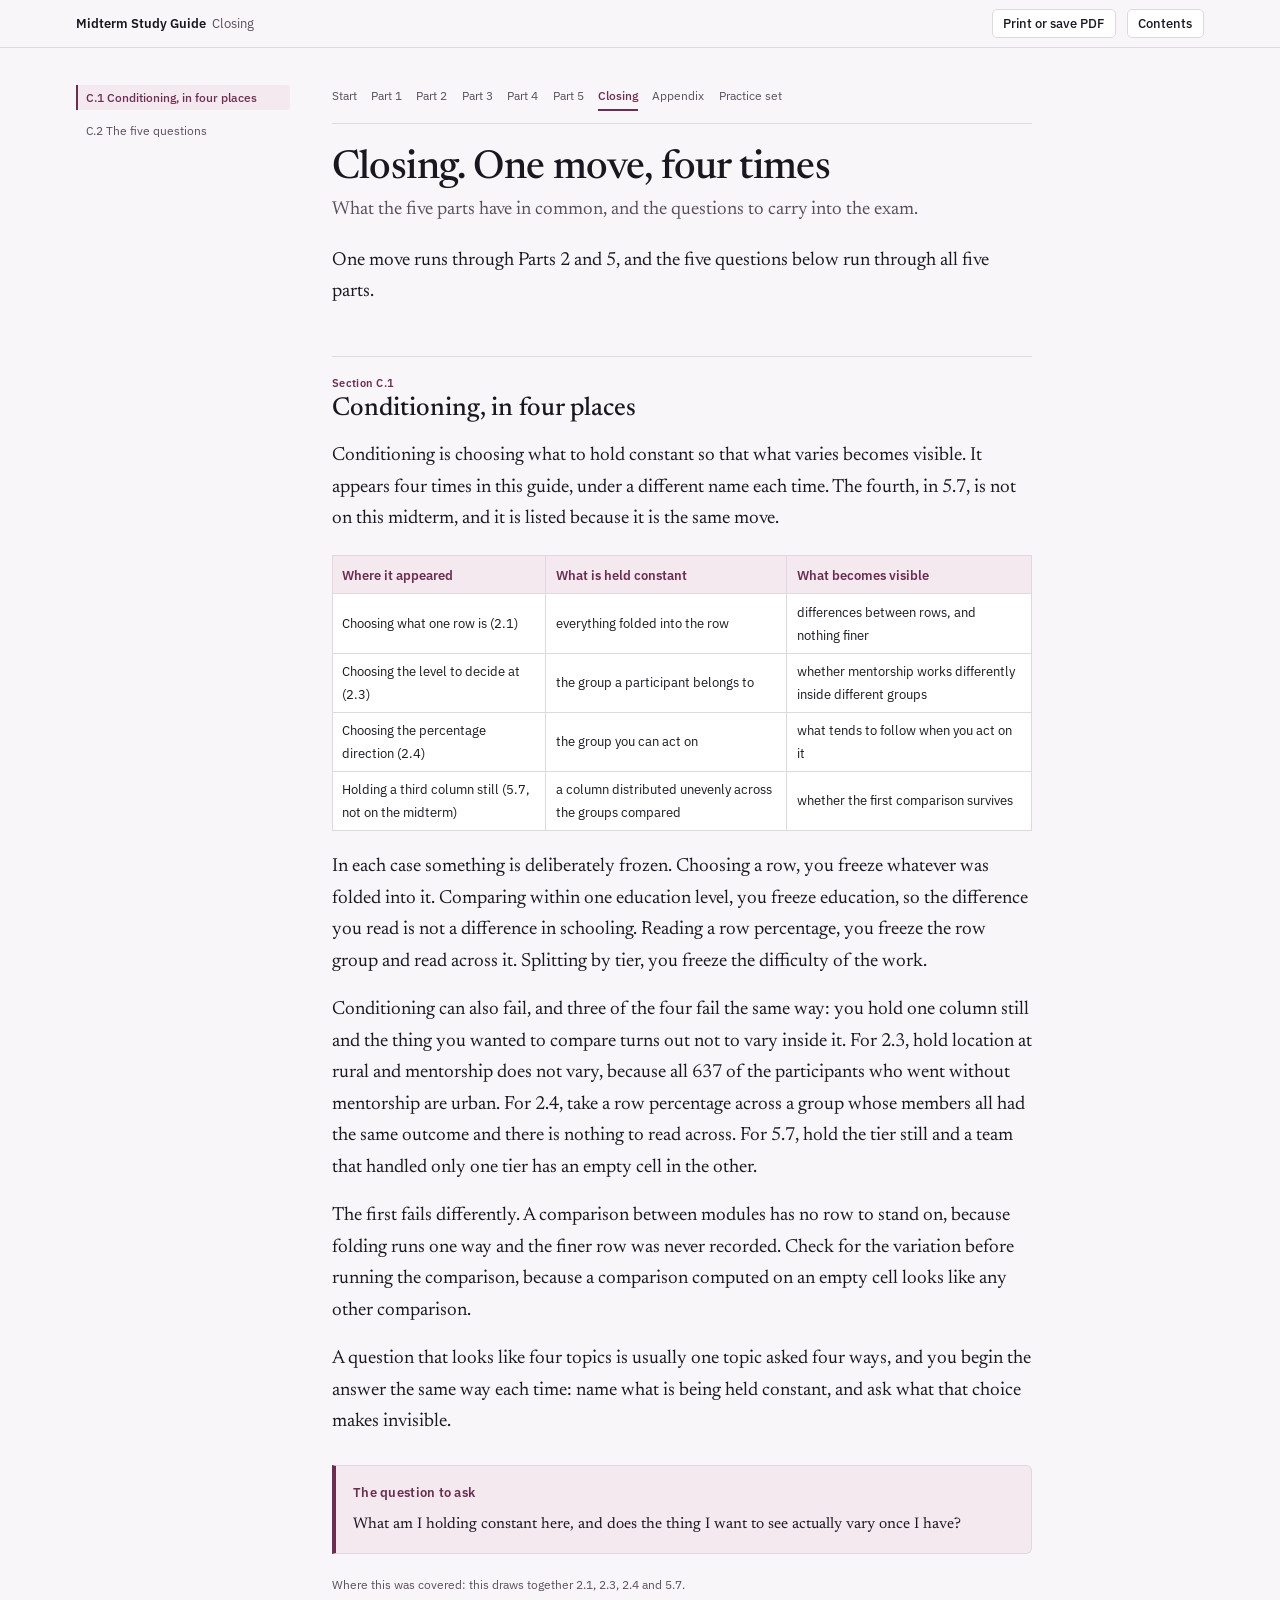
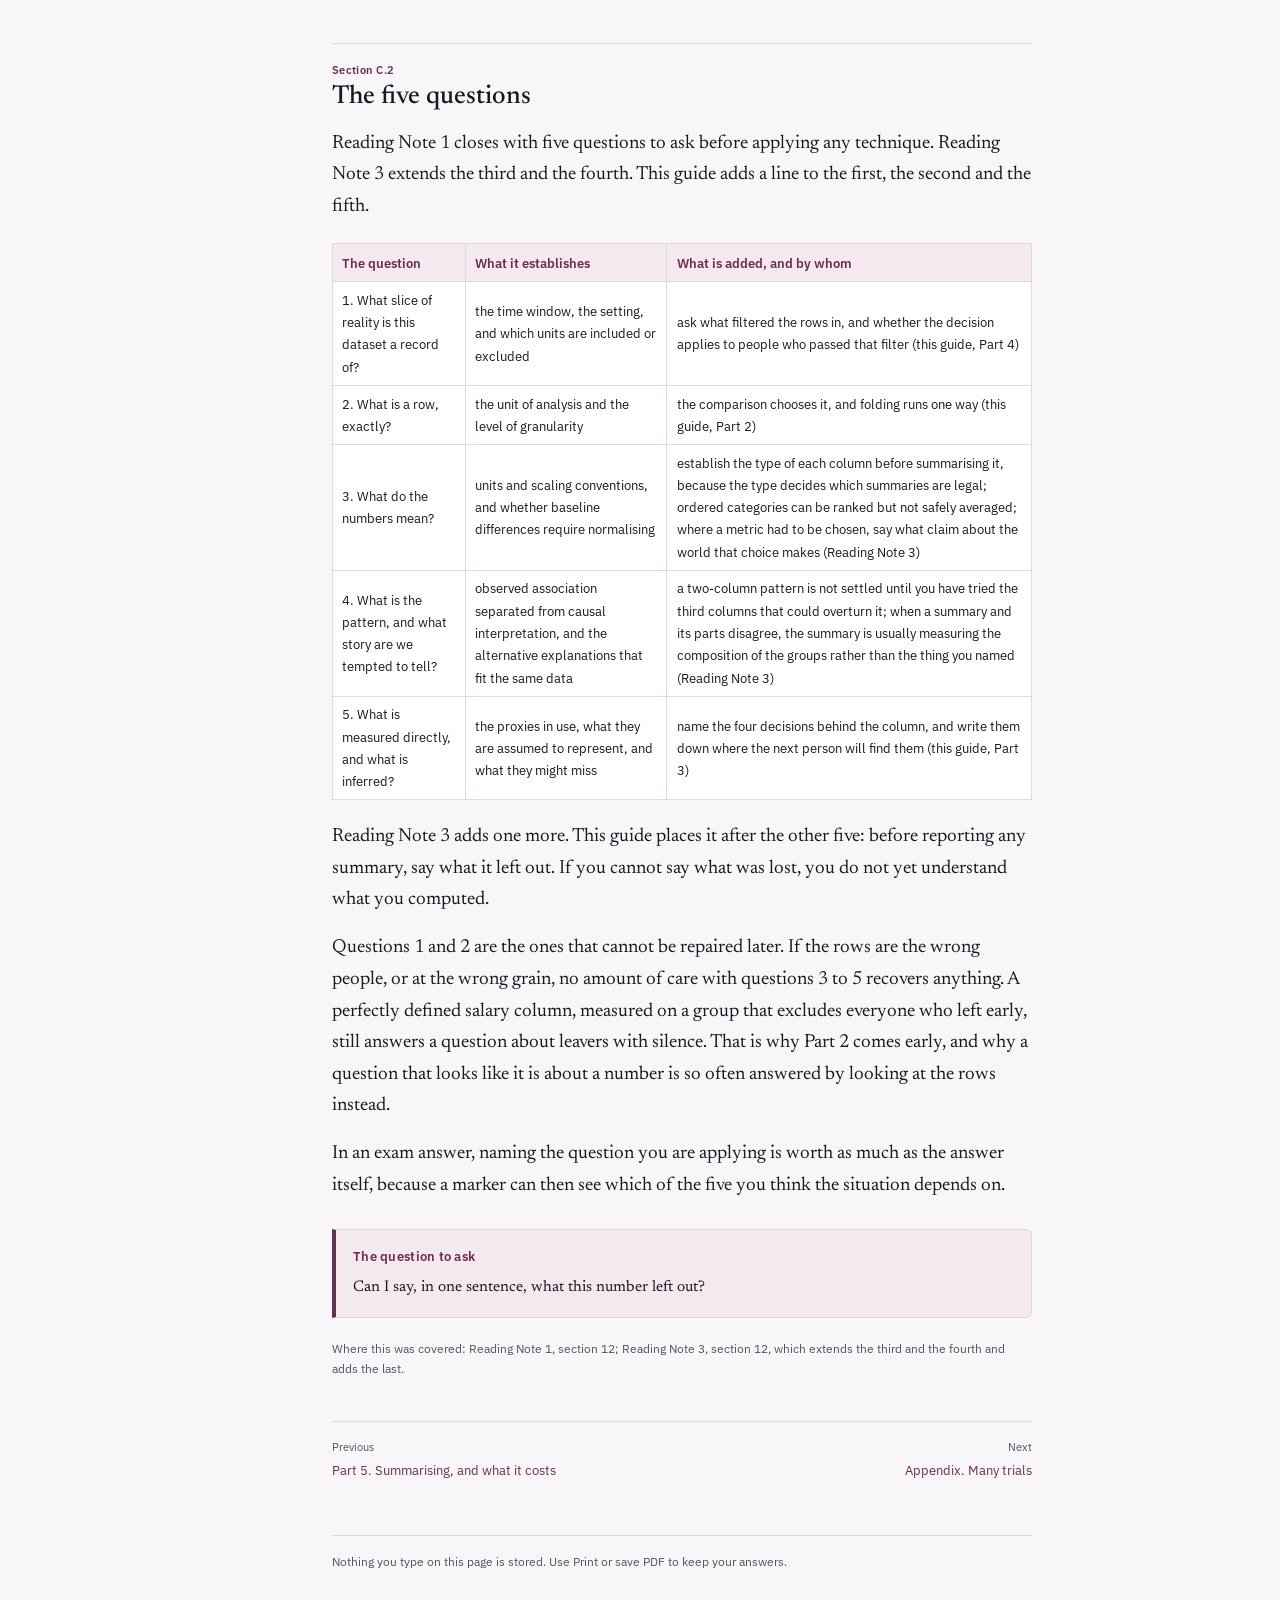
<file: docs/closing.html>
<!DOCTYPE html>
<html lang="en">
<head>
<meta charset="utf-8">
<meta name="viewport" content="width=device-width,initial-scale=1">
<title>Closing. One move, four times</title>
<link rel="preconnect" href="https://fonts.googleapis.com">
<link rel="preconnect" href="https://fonts.gstatic.com" crossorigin>
<link href="https://fonts.googleapis.com/css2?family=Newsreader:opsz,wght@6..72,400;6..72,500;6..72,600&family=IBM+Plex+Sans:wght@400;500;600&display=swap" rel="stylesheet">
<style>
:root{
 --ink:#1B1720;--soft:#584F5E;--paper:#F8F6F8;--card:#FFFFFF;--rule:#DFD8E0;--rule-soft:#EDE8EE;
 --accent:#6B2D52;--accent-wash:#F3E9EF;--accent-soft:#A8749A;
 --lost:#B9AEBE;--lost-wash:#F1EDF2;
 --ok-bg:#CBEBD5;--ok-ink:#0C5E2D;--no-bg:#F7E0DD;--no-ink:#9A3226;
 --serif:"Newsreader",Georgia,serif;--sans:"IBM Plex Sans",-apple-system,"Segoe UI",Roboto,sans-serif;}
*{box-sizing:border-box}
html{-webkit-text-size-adjust:100%;scroll-behavior:smooth}
@media (prefers-reduced-motion:reduce){html{scroll-behavior:auto}*{transition:none!important}}
body{margin:0;background:var(--paper);color:var(--ink);font-family:var(--serif);font-size:19px;line-height:1.66}
@media (max-width:640px){body{font-size:17.5px}}
.bar{position:sticky;top:0;z-index:60;background:rgba(248,246,248,.95);backdrop-filter:saturate(140%) blur(8px);border-bottom:1px solid var(--rule)}
.bar-in{max-width:1160px;margin:0 auto;padding:.55rem 1rem;display:flex;align-items:center;gap:.7rem}
.bar-t{font-family:var(--sans);font-size:.83rem;font-weight:600;white-space:nowrap;overflow:hidden;text-overflow:ellipsis}
.bar-t span{color:var(--soft);font-weight:400}
.bar-sp{flex:1}
.btn{font-family:var(--sans);font-size:.79rem;font-weight:500;color:var(--ink);background:var(--card);border:1px solid var(--rule);
 border-radius:5px;padding:.34rem .66rem;cursor:pointer;line-height:1.3}
.btn:hover{border-color:var(--accent);color:var(--accent)}
.btn:focus-visible{outline:2px solid var(--accent);outline-offset:2px}
.prog{position:absolute;left:0;bottom:-1px;height:2px;background:var(--accent);width:0}
@media (max-width:560px){.bar-t span{display:none}.btn{padding:.3rem .5rem;font-size:.73rem}}
.shell{max-width:1160px;margin:0 auto;padding:0 1rem;display:grid;grid-template-columns:214px minmax(0,1fr);gap:2.6rem;align-items:start}
@media (max-width:980px){.shell{grid-template-columns:minmax(0,1fr);gap:0}}
nav.toc{position:sticky;top:3.6rem;padding:1.7rem 0 3rem;font-family:var(--sans);font-size:.78rem;
 max-height:calc(100vh - 5rem);overflow-y:auto;overscroll-behavior:contain}
nav.toc ol{list-style:none;margin:0;padding:0}
nav.toc a{display:block;padding:.26rem .5rem;color:var(--soft);text-decoration:none;border-left:2px solid transparent;border-radius:0 3px 3px 0;line-height:1.35}
nav.toc a:hover{color:var(--ink);background:#F0EAF1}
nav.toc a.on{color:var(--accent);border-left-color:var(--accent);background:var(--accent-wash);font-weight:500}
@media (max-width:980px){nav.toc{position:fixed;inset:0 0 0 auto;width:min(305px,86vw);background:var(--card);border-left:1px solid var(--rule);
 padding:1rem 1rem 3rem;z-index:70;transform:translateX(100%);transition:transform .22s ease;box-shadow:-14px 0 34px rgba(27,23,32,.12);max-height:none}
 nav.toc.open{transform:none}}
.scrim{display:none}
@media (max-width:980px){.scrim.on{display:block;position:fixed;inset:0;background:rgba(27,23,32,.34);z-index:65}}
main{padding:2.2rem 0 6rem;max-width:70ch}
h1{font-weight:500;font-size:2.5rem;line-height:1.12;letter-spacing:-.015em;margin:.4rem 0 .3rem}
@media (max-width:640px){h1{font-size:1.95rem}}
.dek{font-size:1.18rem;color:var(--soft);margin:0 0 1.3rem;line-height:1.45}
h2{font-weight:500;font-size:1.62rem;line-height:1.22;margin:3rem 0 .9rem;padding-top:1.2rem;border-top:1px solid var(--rule)}
h2 .n{font-family:var(--sans);font-size:.71rem;font-weight:600;color:var(--accent);display:block;margin-bottom:.28rem;letter-spacing:.04em}
h3{font-weight:600;font-size:1.13rem;margin:1.9rem 0 .5rem;line-height:1.3}
h4{font-family:var(--sans);font-weight:600;font-size:.86rem;margin:1.35rem 0 .45rem;color:var(--soft)}
p{margin:0 0 1.05rem} ul{margin:0 0 1.1rem;padding-left:1.15rem} li{margin:0 0 .5rem}
.box{border:1px solid var(--rule);border-left:4px solid var(--accent);border-radius:0 6px 6px 0;padding:1rem 1.1rem;margin:1.7rem 0;background:var(--card)}
.box h4{margin:0 0 .5rem;font-size:.82rem;color:var(--accent);letter-spacing:.02em}
.box p{font-size:.96rem;margin-bottom:.6rem} .box p:last-child{margin-bottom:0}
.box.principle{background:var(--accent-wash)}
.box.warn{background:#FBF1E6;border-left-color:#A9772A} .box.warn h4{color:#A9772A}
.tw{overflow-x:auto;margin:1.3rem 0}
table{border-collapse:collapse;width:100%;font-family:var(--sans);font-size:.84rem;font-variant-numeric:tabular-nums;background:var(--card)}
@media (max-width:640px){table{font-size:.77rem}}
th{background:var(--accent-wash);font-weight:600;text-align:left;padding:.46rem .6rem;border:1px solid var(--rule);white-space:nowrap;color:var(--accent)}
td{padding:.42rem .6rem;border:1px solid var(--rule)}
table.txt td{white-space:normal}
caption{caption-side:bottom;font-family:var(--sans);font-size:.74rem;color:var(--soft);text-align:left;padding-top:.45rem;line-height:1.4}
td.win{background:var(--ok-bg);color:var(--ok-ink);font-weight:600}
td.lose{background:var(--no-bg);color:var(--no-ink);font-weight:600}
/* signature device: what the summary threw away */
.lostbox{border:1px dashed var(--lost);background:var(--lost-wash);border-radius:6px;padding:.6rem .8rem;margin:.9rem 0;
 font-family:var(--sans);font-size:.82rem;color:var(--soft);line-height:1.5}
.lostbox b{font-family:var(--sans);font-size:.67rem;font-weight:600;letter-spacing:.06em;text-transform:uppercase;
 color:var(--lost);display:block;margin-bottom:.25rem}
.demo{background:var(--card);border:1px solid var(--rule);border-radius:8px;margin:1.9rem 0;overflow:hidden}
.demo-h{padding:.9rem 1.1rem .2rem}
.demo-h h4{margin:0 0 .25rem;font-size:.83rem;color:var(--ink)}
.demo-h p{font-family:var(--sans);font-size:.85rem;color:var(--soft);margin:0 0 .75rem;line-height:1.45}
.pick{display:flex;flex-wrap:wrap;gap:.38rem;padding:0 1.1rem .85rem}
.pk{font-family:var(--sans);font-size:.77rem;font-weight:500;padding:.42rem .7rem;border-radius:5px;border:1px solid var(--rule);
 background:var(--paper);color:var(--soft);cursor:pointer;line-height:1.25}
.pk:hover{color:var(--ink)}
.pk[aria-pressed=true]{background:var(--accent);border-color:var(--accent);color:#fff}
.pk:focus-visible{outline:2px solid var(--accent);outline-offset:2px}
.demo-body{padding:0 1.1rem}
.demo-out{border-top:1px solid var(--rule);background:var(--paper);padding:.85rem 1.1rem}
.demo-out .k{font-family:var(--sans);font-size:.68rem;font-weight:600;color:var(--soft);margin-bottom:.3rem}
.demo-out .v{font-size:1rem;line-height:1.5}
.flag{font-family:var(--sans);font-size:.82rem;line-height:1.5;padding:.55rem .7rem;border-radius:5px;margin-top:.6rem}
.flag.bad{background:var(--no-bg);color:var(--no-ink)}
.flag.good{background:var(--ok-bg);color:var(--ok-ink)}
.flag.neutral{background:var(--accent-wash);color:var(--accent)}
svg.hist{width:100%;height:160px;display:block}
.kc{background:var(--card);border:1px solid var(--rule);border-left:4px solid var(--accent);border-radius:0 8px 8px 0;padding:.95rem 1.05rem;margin:1.8rem 0}
.kc .tag{font-family:var(--sans);font-size:.66rem;font-weight:600;color:var(--accent);letter-spacing:.05em;display:block;margin-bottom:.35rem}
.kc .q{font-size:1rem;line-height:1.45;margin:0 0 .7rem;font-weight:500}
.opts{display:grid;gap:.34rem;margin-bottom:.5rem}
.opt{display:flex;gap:.55rem;align-items:flex-start;font-family:var(--sans);font-size:.87rem;line-height:1.42;text-align:left;
 padding:.5rem .65rem;border:1px solid var(--rule);border-radius:5px;background:var(--paper);color:var(--ink);cursor:pointer;width:100%}
.opt:hover:not([disabled]){border-color:var(--accent-soft)}
.opt:focus-visible{outline:2px solid var(--accent);outline-offset:2px}
.opt .ltr{font-weight:600;color:var(--soft);flex:0 0 auto}
.opt.right{background:var(--ok-bg);border-color:#8CCBA1;color:var(--ok-ink)} .opt.right .ltr{color:var(--ok-ink)}
.opt.wrong{background:var(--no-bg);border-color:#DDA79E;color:var(--no-ink)} .opt.wrong .ltr{color:var(--no-ink)}
.opt[disabled]{cursor:default}
.fb{display:none;font-family:var(--sans);font-size:.84rem;line-height:1.5;padding:.55rem .7rem;border-radius:5px;background:var(--accent-wash);color:var(--ink)}
.fb.on{display:block} .fb b{color:var(--accent)}
.resp{border:1px solid var(--rule);border-radius:6px;background:var(--card);margin:0 0 .7rem;overflow:hidden}
.resp .p{padding:.65rem .8rem .35rem;font-size:.97rem;line-height:1.5}
.resp textarea{width:100%;border:none;border-top:1px solid var(--rule-soft);padding:.6rem .8rem;font-family:var(--serif);font-size:.95rem;
 line-height:1.5;resize:vertical;min-height:3.4rem;background:transparent;color:var(--ink);display:block}
.resp textarea:focus{outline:2px solid var(--accent);outline-offset:-2px;background:#FEFDFE}
.resp .f{padding:.35rem .8rem .5rem;border-top:1px solid var(--rule-soft)}
.rev{font-family:var(--sans);font-size:.75rem;font-weight:500;color:var(--accent);background:none;border:none;cursor:pointer;
 padding:.15rem 0;text-decoration:underline;text-underline-offset:2px}
.rev:focus-visible{outline:2px solid var(--accent);outline-offset:2px}
.ans{display:none;padding:.55rem .8rem .7rem;background:var(--accent-wash);border-top:1px solid var(--rule-soft);font-size:.93rem;line-height:1.5}
.ans.on{display:block}
.ans .k{font-family:var(--sans);font-size:.66rem;font-weight:600;color:var(--accent);display:block;margin-bottom:.2rem}
.score{font-family:var(--sans);font-size:.82rem;color:var(--soft);background:var(--card);border:1px solid var(--rule);border-radius:6px;
 padding:.6rem .8rem;margin:1.6rem 0}
.score b{color:var(--accent);font-size:1.05rem}
.end{font-family:var(--sans);font-size:.78rem;color:var(--soft);border-top:1px solid var(--rule);margin-top:3.4rem;padding-top:1rem;line-height:1.5}
.ref{font-family:var(--sans);font-size:.72rem;color:var(--soft);vertical-align:super}
@media print{.bar,nav.toc,.scrim,.rev,.pick,.opt,.btn{display:none!important}
 body{background:#fff;font-size:11pt}.shell{display:block;max-width:none;padding:0}main{max-width:none;padding:0}
 .resp textarea{border:1px solid #999;background:#fff;min-height:3.2rem}
 table,.box,.demo,.kc,.lostbox{break-inside:avoid}h2{break-after:avoid}}

/* ---- study guide additions ---- */
.gnav{font-family:var(--sans);font-size:.78rem;color:var(--soft);display:flex;flex-wrap:wrap;gap:.2rem .9rem;margin:0 0 1.4rem;padding:0 0 .8rem;border-bottom:1px solid var(--rule)}
.gnav a{color:var(--soft);text-decoration:none;padding:.15rem 0;border-bottom:2px solid transparent}
.gnav a:hover{color:var(--ink)}
.gnav a.here{color:var(--accent);border-bottom-color:var(--accent);font-weight:500}
.pn{display:flex;justify-content:space-between;gap:1rem;font-family:var(--sans);font-size:.84rem;margin:2.6rem 0 0;padding-top:1rem;border-top:1px solid var(--rule)}
.pn a{color:var(--accent);text-decoration:none}
.pn a:hover{text-decoration:underline}
.pn span{color:var(--soft);display:block;font-size:.7rem;margin-bottom:.15rem}
.date{font-family:var(--sans);font-size:.92rem;font-weight:500;color:var(--accent);background:var(--accent-wash);border:1px solid var(--rule);border-radius:6px;padding:.6rem .9rem;margin:0 0 1.6rem}
.grid{display:grid;grid-template-columns:1fr;gap:.7rem;margin:1.2rem 0 1.6rem}
.part{display:block;border:1px solid var(--rule);border-radius:6px;padding:.8rem 1rem;background:var(--card);text-decoration:none;color:var(--ink)}
.part:hover{border-color:var(--accent)}
.part b{display:block;font-family:var(--sans);font-size:.72rem;color:var(--accent);letter-spacing:.04em;margin-bottom:.2rem}
.part strong{font-weight:500;font-size:1.05rem;display:block;margin-bottom:.25rem}
.part span{font-family:var(--sans);font-size:.84rem;color:var(--soft);line-height:1.45}
.part ul{font-family:var(--sans);font-size:.8rem;color:var(--soft);margin:.5rem 0 0;padding-left:1.1rem}
.part li{margin:0 0 .18rem}
.src{font-family:var(--sans);font-size:.76rem;color:var(--soft);margin:-.4rem 0 1rem}
.gnav .soon{color:var(--lost);padding:.15rem 0}
.pn em{font-style:normal;color:var(--soft)}
.part.soon{opacity:.62;pointer-events:none}
.part .tag{font-family:var(--sans);font-size:.7rem;color:var(--lost);display:block;margin-top:.4rem}
.note{font-family:var(--sans);font-size:.84rem;color:var(--soft);margin:-1rem 0 1.6rem;line-height:1.5}

/* the mini-case that opens a practice section */
.case{border:1px solid var(--rule);border-radius:6px;padding:1.05rem 1.15rem .5rem;margin:1.5rem 0 2rem;background:var(--accent-wash)}
.case h4{margin:0 0 .55rem;font-size:.82rem;color:var(--accent);letter-spacing:.02em}
.case p{font-size:.96rem;margin:0 0 .6rem}
.case .tw{margin:.9rem 0 1rem}
.case table{background:var(--card)}

/* die-throw simulator, appendix only */
.sim{border:1px solid var(--rule);border-radius:6px;padding:1rem 1.1rem;margin:1.4rem 0;background:var(--card)}
.sim-row{display:flex;flex-wrap:wrap;gap:.5rem .8rem;align-items:center;font-family:var(--sans);font-size:.82rem;color:var(--soft)}
.sim-row select{font-family:var(--sans);font-size:.82rem;padding:.3rem .4rem;border:1px solid var(--rule);border-radius:4px;background:var(--paper);color:var(--ink)}
.sim-out{display:flex;flex-wrap:wrap;gap:1.4rem;margin:1rem 0 .4rem;font-family:var(--sans)}
.sim-out span{display:flex;flex-direction:column;font-size:.72rem;color:var(--soft);letter-spacing:.02em}
.sim-out b{font-size:1.28rem;font-weight:600;color:var(--accent);font-variant-numeric:tabular-nums;line-height:1.25}
.sim-chart .bars{display:flex;align-items:flex-end;gap:2px;height:110px;margin:.7rem 0 .25rem}
.sim-chart .bars i{flex:1;background:var(--accent-soft);border-radius:2px 2px 0 0;min-height:1px}
.sim-chart .axis{display:flex;justify-content:space-between;font-family:var(--sans);font-size:.7rem;color:var(--soft);border-top:1px solid var(--rule);padding-top:.25rem}
.sim-note{font-family:var(--sans);font-size:.78rem;color:var(--soft);margin:.6rem 0 0}

/* sections collapsed off the exam */
.muted details{border-top:1px solid var(--rule);margin:3rem 0 0}
.muted summary{list-style:none;cursor:pointer;font-weight:500;font-size:1.62rem;line-height:1.22;padding:1.2rem 0 .9rem;color:var(--soft)}
.muted summary::-webkit-details-marker{display:none}
.muted summary::after{content:"Show";font-family:var(--sans);font-size:.72rem;font-weight:600;color:var(--accent);border:1px solid var(--rule);border-radius:4px;padding:.2rem .5rem;margin-left:.6rem;white-space:nowrap;vertical-align:middle}
.muted details[open] summary::after{content:"Hide"}
.muted summary .n{font-family:var(--sans);font-size:.71rem;font-weight:600;color:var(--accent);display:block;margin-bottom:.28rem;letter-spacing:.04em}
.muted summary .n i{font-style:normal;color:var(--soft);background:var(--rule-soft);border-radius:3px;padding:.1rem .4rem;margin-left:.5rem;letter-spacing:.02em}
.muted details[open] summary{color:var(--ink)}
@media print{.muted details{display:none}}

</style>
</head>
<body>
<div class="bar"><div class="bar-in">
 <div class="bar-t">Midterm Study Guide <span>&nbsp;Closing</span></div>
 <div class="bar-sp"></div>
 <button class="btn" id="printBtn" type="button">Print or save PDF</button>
 <button class="btn" id="tocBtn" type="button" aria-expanded="false">Contents</button>
</div><div class="prog" id="prog"></div></div>
<div class="scrim" id="scrim"></div>
<div class="shell">
<nav class="toc" id="toc" aria-label="Contents"><ol>
<li><a href="#s1">C.1 Conditioning, in four places</a></li>
<li><a href="#s2">C.2 The five questions</a></li>
</ol></nav>
<main>
<div class="gnav"><a href="index.html">Start</a><a href="part1.html">Part 1</a><a href="part2.html">Part 2</a><a href="part3.html">Part 3</a><a href="part4.html">Part 4</a><a href="part5.html">Part 5</a><a href="closing.html" class="here">Closing</a><a href="appendix.html">Appendix</a><a href="practice.html">Practice set</a></div>

<h1>Closing. One move, four times</h1>
<p class="dek">What the five parts have in common, and the questions to carry into the exam.</p>

<p>One move runs through Parts 2 and 5, and the five questions below run through all five parts.</p>
<section id="s1"><h2><span class="n">Section C.1</span>Conditioning, in four places</h2>

<p>Conditioning is choosing what to hold constant so that what varies becomes visible. It appears four times in this guide, under a different name each time. The fourth, in 5.7, is not on this midterm, and it is listed because it is the same move.</p>
<div class="tw"><table><thead><tr><th>Where it appeared</th><th>What is held constant</th><th>What becomes visible</th></tr></thead><tbody><tr><td>Choosing what one row is (2.1)</td><td>everything folded into the row</td><td>differences between rows, and nothing finer</td></tr><tr><td>Choosing the level to decide at (2.3)</td><td>the group a participant belongs to</td><td>whether mentorship works differently inside different groups</td></tr><tr><td>Choosing the percentage direction (2.4)</td><td>the group you can act on</td><td>what tends to follow when you act on it</td></tr><tr><td>Holding a third column still (5.7, not on the midterm)</td><td>a column distributed unevenly across the groups compared</td><td>whether the first comparison survives</td></tr></tbody></table></div>

<p>In each case something is deliberately frozen. Choosing a row, you freeze whatever was folded into it. Comparing within one education level, you freeze education, so the difference you read is not a difference in schooling. Reading a row percentage, you freeze the row group and read across it. Splitting by tier, you freeze the difficulty of the work.</p>
<p>Conditioning can also fail, and three of the four fail the same way: you hold one column still and the thing you wanted to compare turns out not to vary inside it. For 2.3, hold location at rural and mentorship does not vary, because all 637 of the participants who went without mentorship are urban. For 2.4, take a row percentage across a group whose members all had the same outcome and there is nothing to read across. For 5.7, hold the tier still and a team that handled only one tier has an empty cell in the other.</p>
<p>The first fails differently. A comparison between modules has no row to stand on, because folding runs one way and the finer row was never recorded. Check for the variation before running the comparison, because a comparison computed on an empty cell looks like any other comparison.</p>
<p>A question that looks like four topics is usually one topic asked four ways, and you begin the answer the same way each time: name what is being held constant, and ask what that choice makes invisible.</p>
<div class="box principle"><h4>The question to ask</h4><p>What am I holding constant here, and does the thing I want to see actually vary once I have?</p></div>
<p class="src">Where this was covered: this draws together 2.1, 2.3, 2.4 and 5.7.</p>
</section>
<section id="s2"><h2><span class="n">Section C.2</span>The five questions</h2>

<p>Reading Note 1 closes with five questions to ask before applying any technique. Reading Note 3 extends the third and the fourth. This guide adds a line to the first, the second and the fifth.</p>
<div class="tw"><table class="txt"><thead><tr><th>The question</th><th>What it establishes</th><th>What is added, and by whom</th></tr></thead><tbody><tr><td>1. What slice of reality is this dataset a record of?</td><td>the time window, the setting, and which units are included or excluded</td><td>ask what filtered the rows in, and whether the decision applies to people who passed that filter (this guide, Part 4)</td></tr><tr><td>2. What is a row, exactly?</td><td>the unit of analysis and the level of granularity</td><td>the comparison chooses it, and folding runs one way (this guide, Part 2)</td></tr><tr><td>3. What do the numbers mean?</td><td>units and scaling conventions, and whether baseline differences require normalising</td><td>establish the type of each column before summarising it, because the type decides which summaries are legal; ordered categories can be ranked but not safely averaged; where a metric had to be chosen, say what claim about the world that choice makes (Reading Note 3)</td></tr><tr><td>4. What is the pattern, and what story are we tempted to tell?</td><td>observed association separated from causal interpretation, and the alternative explanations that fit the same data</td><td>a two-column pattern is not settled until you have tried the third columns that could overturn it; when a summary and its parts disagree, the summary is usually measuring the composition of the groups rather than the thing you named (Reading Note 3)</td></tr><tr><td>5. What is measured directly, and what is inferred?</td><td>the proxies in use, what they are assumed to represent, and what they might miss</td><td>name the four decisions behind the column, and write them down where the next person will find them (this guide, Part 3)</td></tr></tbody></table></div>

<p>Reading Note 3 adds one more. This guide places it after the other five: before reporting any summary, say what it left out. If you cannot say what was lost, you do not yet understand what you computed.</p>
<p>Questions 1 and 2 are the ones that cannot be repaired later. If the rows are the wrong people, or at the wrong grain, no amount of care with questions 3 to 5 recovers anything. A perfectly defined salary column, measured on a group that excludes everyone who left early, still answers a question about leavers with silence. That is why Part 2 comes early, and why a question that looks like it is about a number is so often answered by looking at the rows instead.</p>
<p>In an exam answer, naming the question you are applying is worth as much as the answer itself, because a marker can then see which of the five you think the situation depends on.</p>
<div class="box principle"><h4>The question to ask</h4><p>Can I say, in one sentence, what this number left out?</p></div>
<p class="src">Where this was covered: Reading Note 1, section 12; Reading Note 3, section 12, which extends the third and the fourth and adds the last.</p>
</section>

<div class="pn"><div><a href="part5.html"><span>Previous</span>Part 5. Summarising, and what it costs</a></div><div style="text-align:right"><a href="appendix.html"><span>Next</span>Appendix. Many trials</a></div></div>
<div class="end">Nothing you type on this page is stored. Use Print or save PDF to keep your answers.</div>
</main>
</div>
<script>
var toc=document.getElementById('toc'),scrim=document.getElementById('scrim'),tb=document.getElementById('tocBtn');
function closeToc(){toc.classList.remove('open');scrim.classList.remove('on');tb.setAttribute('aria-expanded','false');}
tb.addEventListener('click',function(){var o=toc.classList.toggle('open');scrim.classList.toggle('on',o);
 tb.setAttribute('aria-expanded',o?'true':'false');});
scrim.addEventListener('click',closeToc);
toc.addEventListener('click',function(e){if(e.target.tagName==='A'&&window.innerWidth<=980)closeToc();});
document.getElementById('printBtn').addEventListener('click',function(){window.print();});
document.addEventListener('keydown',function(e){if(e.key==='Escape')closeToc();});
var links=[].slice.call(toc.querySelectorAll('a')),
    secs=links.map(function(a){var h=a.getAttribute('href');return h.charAt(0)==='#'?document.getElementById(h.slice(1)):null;}),
    prog=document.getElementById('prog');
function onScroll(){var h=document.documentElement,sc=h.scrollTop||document.body.scrollTop,max=h.scrollHeight-h.clientHeight;
 prog.style.width=(max>0?sc/max*100:0)+'%';
 var cur=0;for(var i=0;i<secs.length;i++){if(secs[i]&&secs[i].getBoundingClientRect().top<140)cur=i;}
 links.forEach(function(a,i){a.classList.toggle('on',i===cur);});}
window.addEventListener('scroll',onScroll,{passive:true});onScroll();

/* ---- knowledge checks. The correct option is stored as a hash, not as an index. ---- */
function fnv(s){var h=0x811c9dc5;for(var i=0;i<s.length;i++){h^=s.charCodeAt(i);h=(h+((h<<1)+(h<<4)+(h<<7)+(h<<8)+(h<<24)))>>>0;}return ('0000000'+h.toString(16)).slice(-8);}
var answered=0,correct=0;
document.querySelectorAll('.kc').forEach(function(card){
 var want=card.dataset.h,id=card.dataset.id,done=false;
 card.querySelectorAll('.opt').forEach(function(btn){btn.addEventListener('click',function(){
  if(done)return;done=true;
  var ok=fnv(id+':'+btn.dataset.a)===want;
  card.querySelectorAll('.opt').forEach(function(b){b.disabled=true;if(fnv(id+':'+b.dataset.a)===want)b.classList.add('right');});
  if(!ok)btn.classList.add('wrong');
  card.querySelector('.fb').classList.add('on');
  answered++;if(ok)correct++;
  var n=document.getElementById('scoreN'),c=document.getElementById('scoreC');
  if(n)n.textContent=answered;if(c)c.textContent=correct;});});});
document.querySelectorAll('.rev').forEach(function(b){b.addEventListener('click',function(){
 var a=b.closest('.resp').querySelector('.ans'),on=a.classList.toggle('on');
 b.textContent=on?'Hide the model answer':'Compare with a model answer';});});

</script>
</body>
</html>
</file>
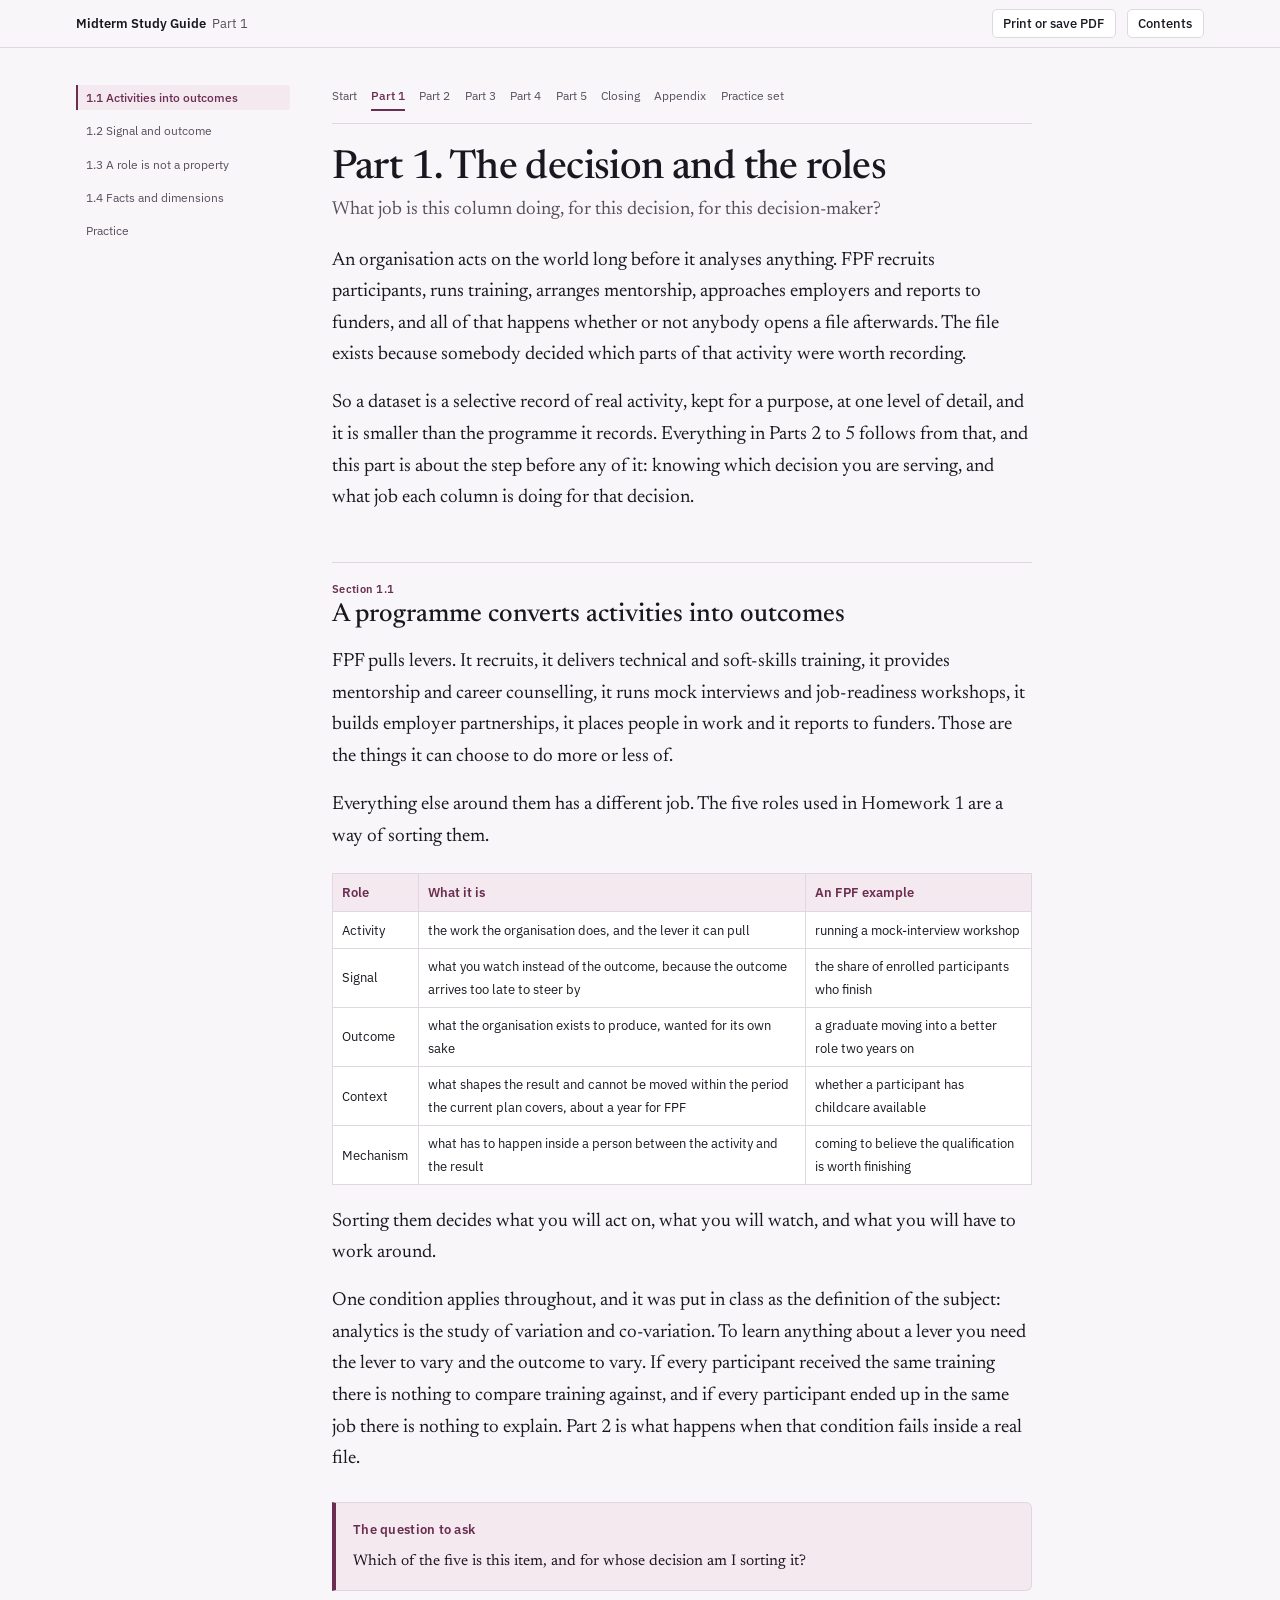
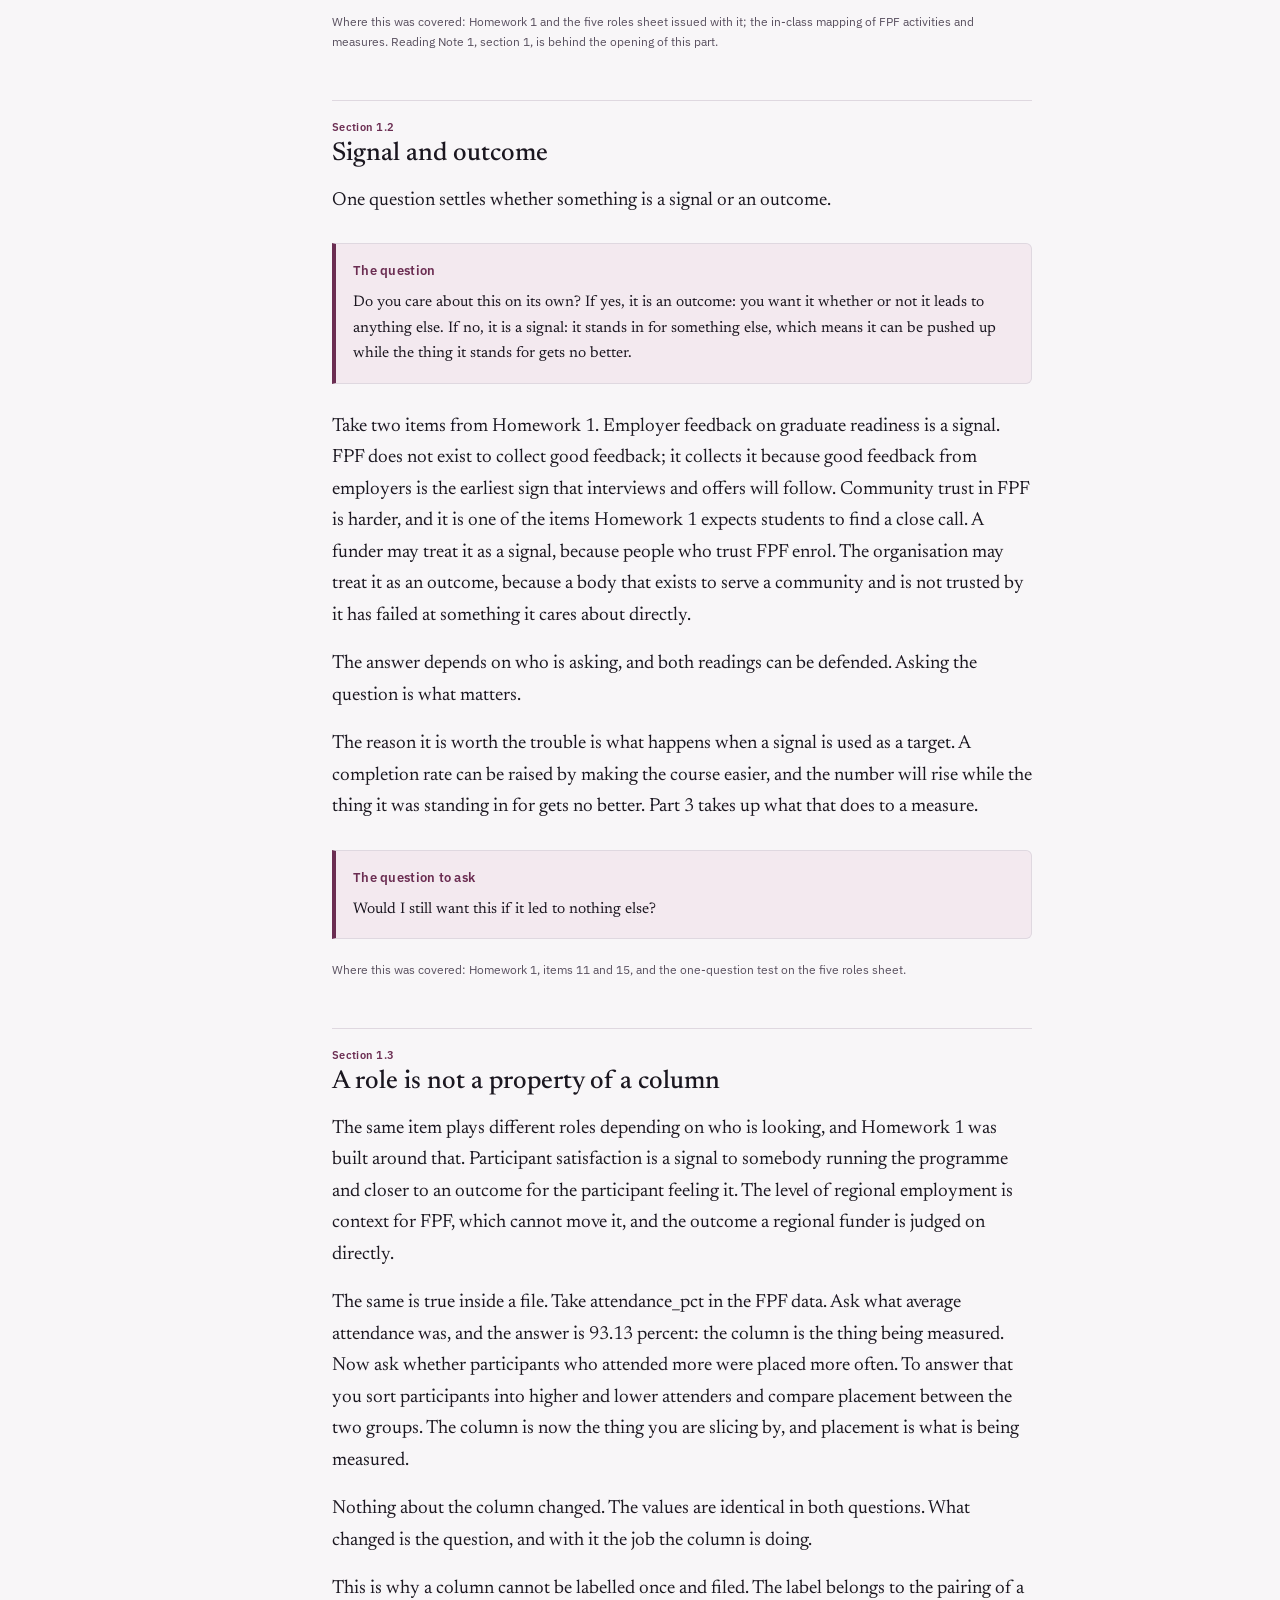
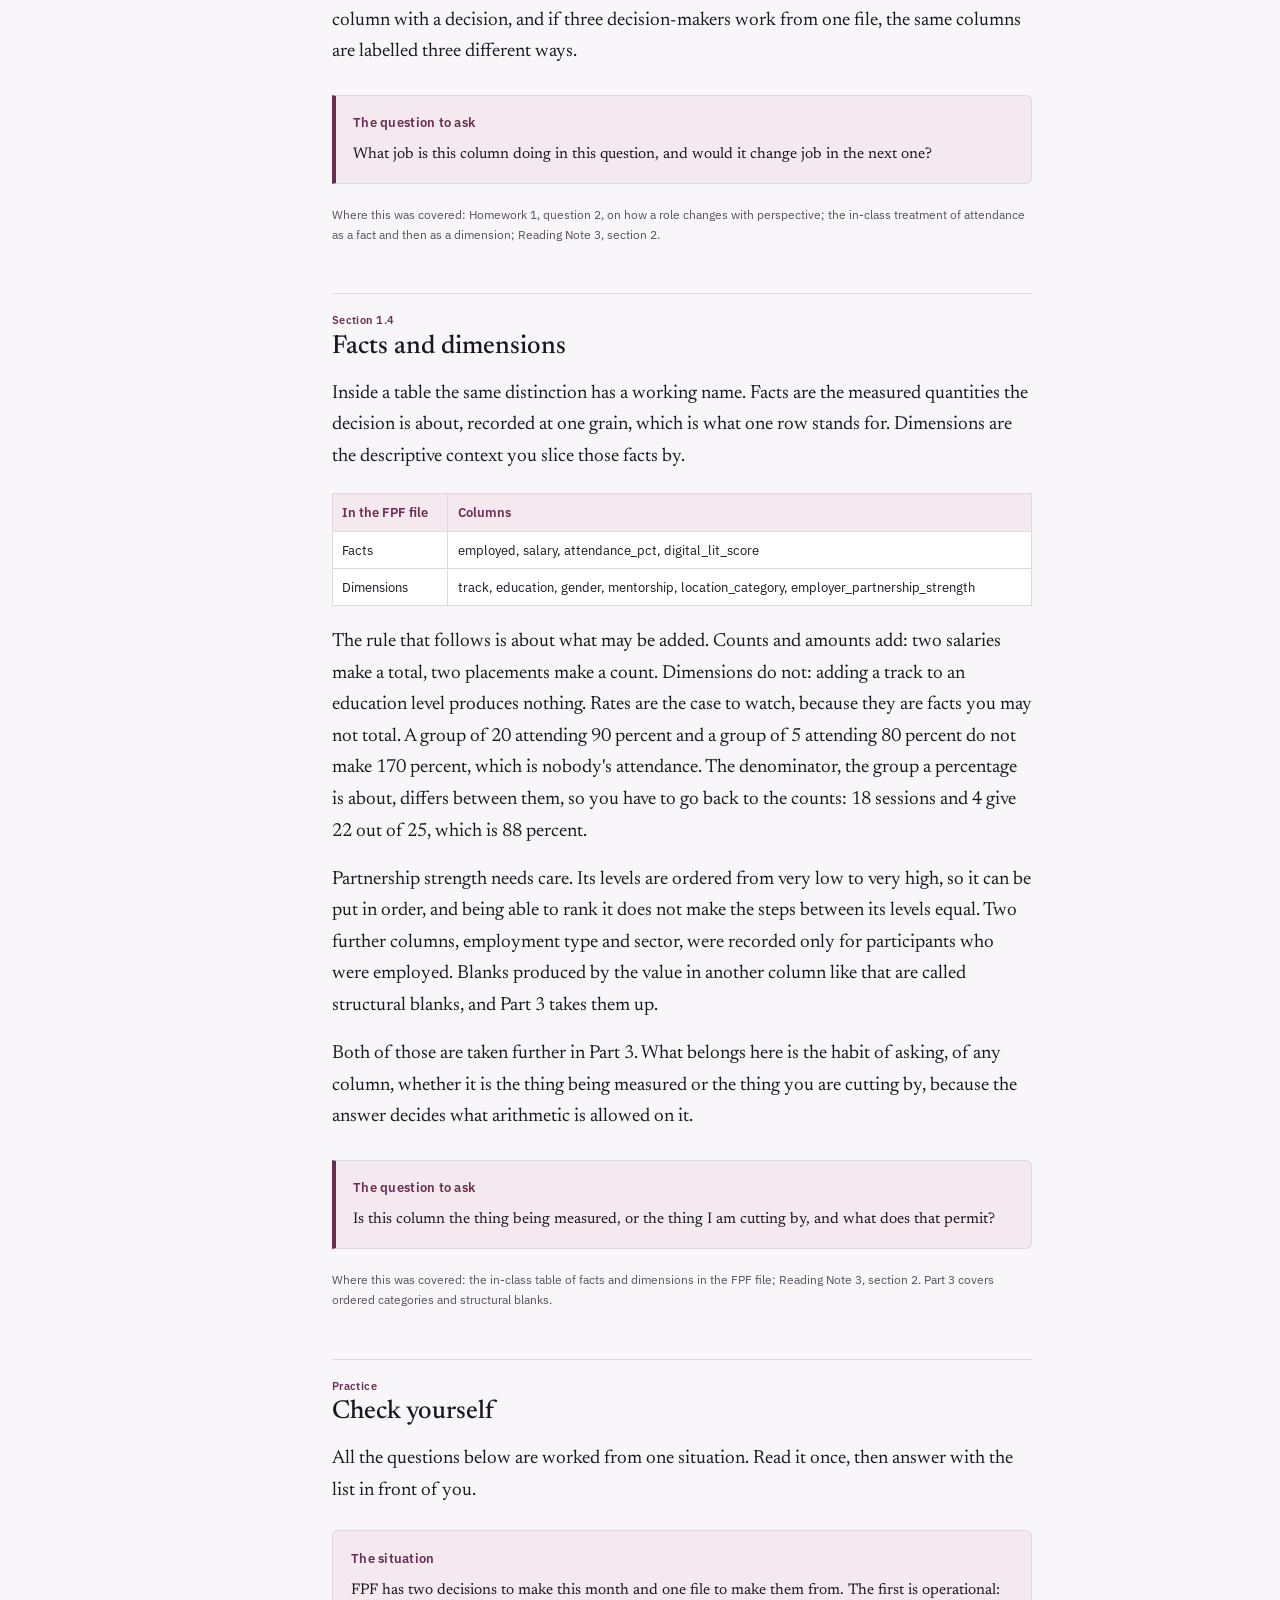
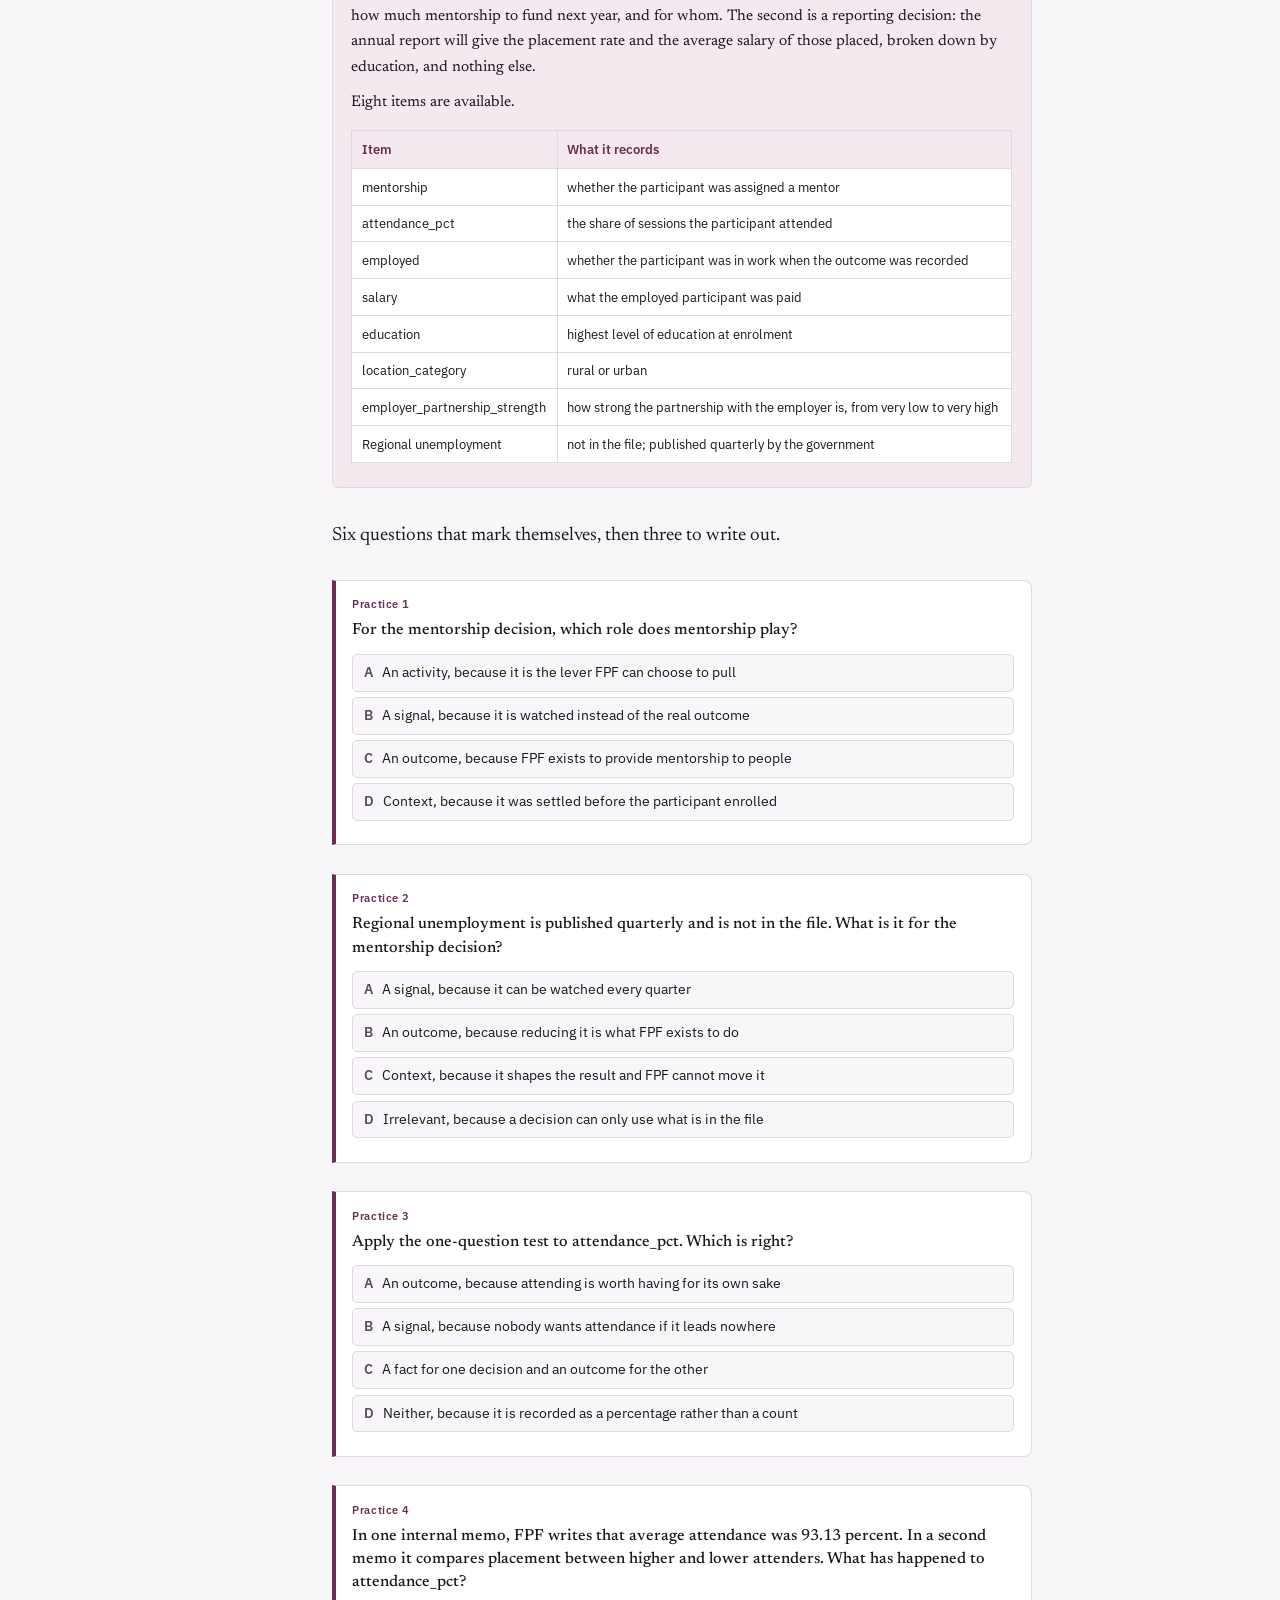
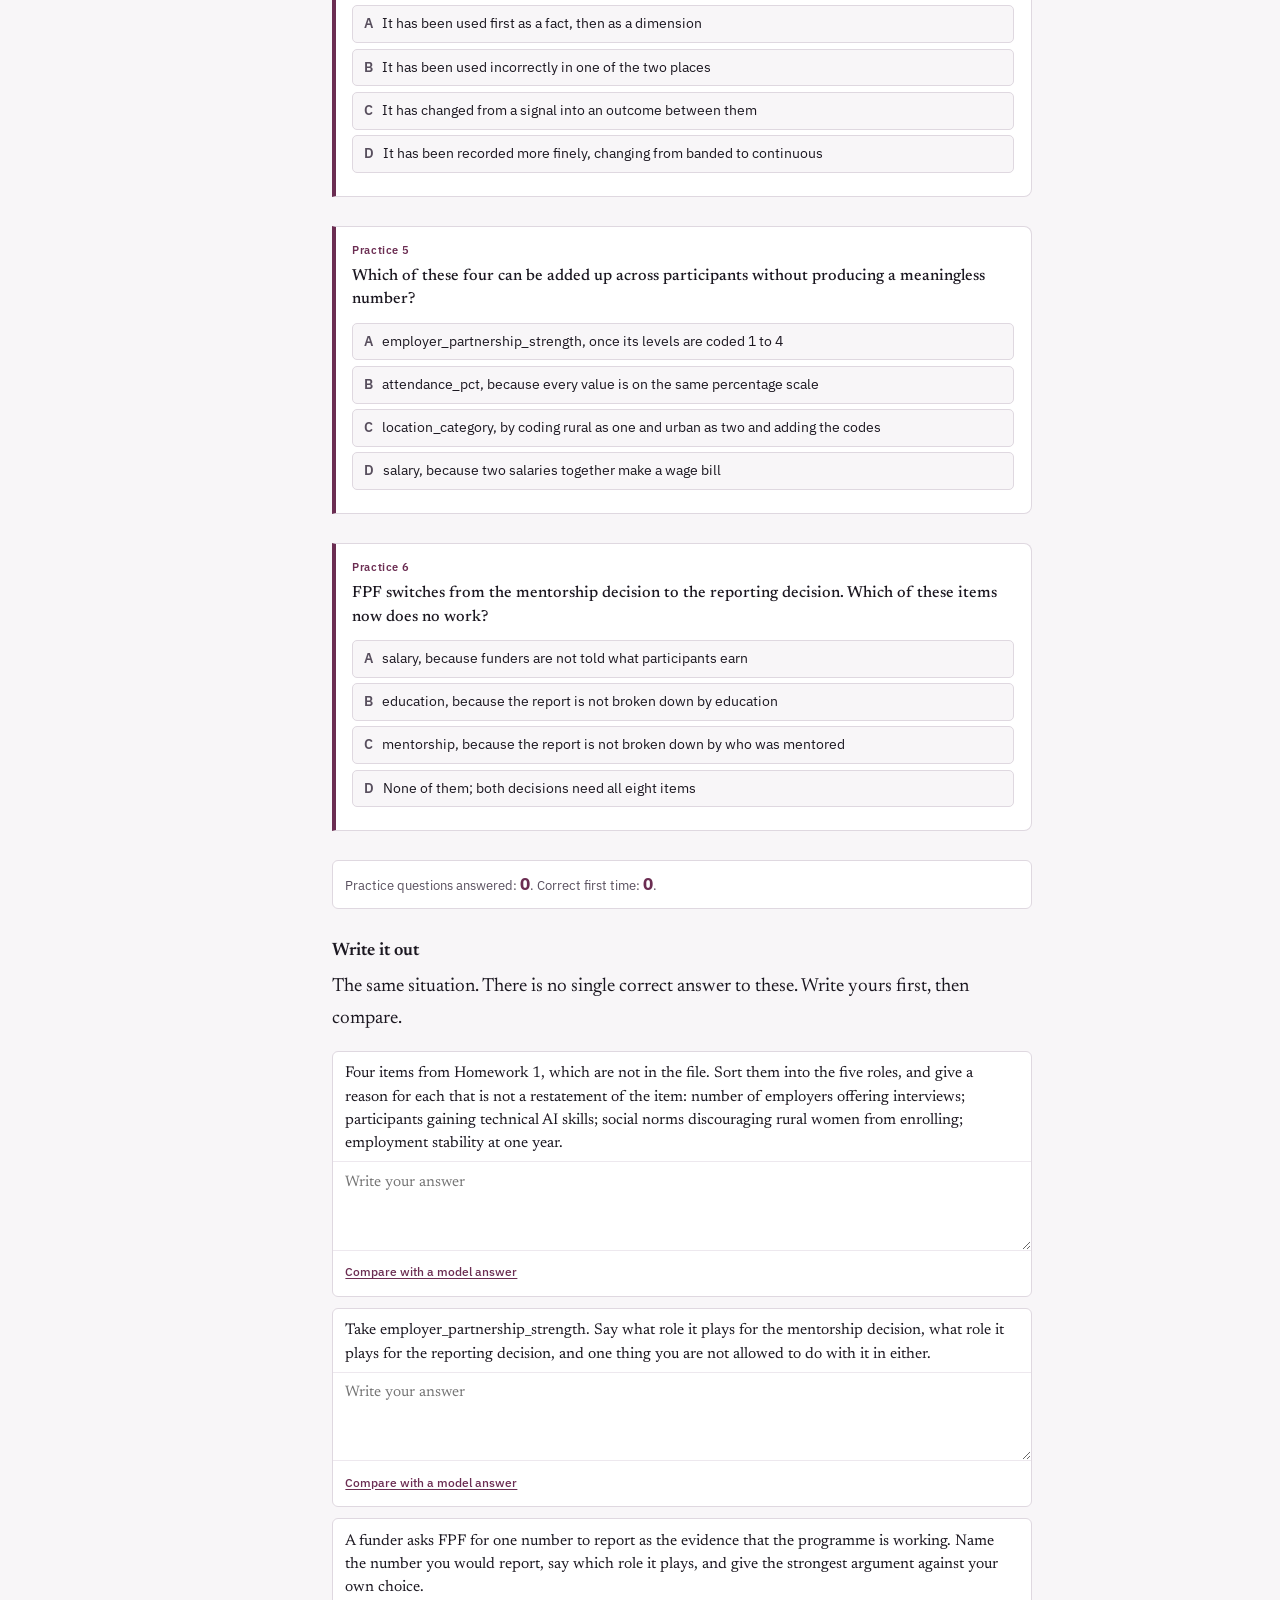
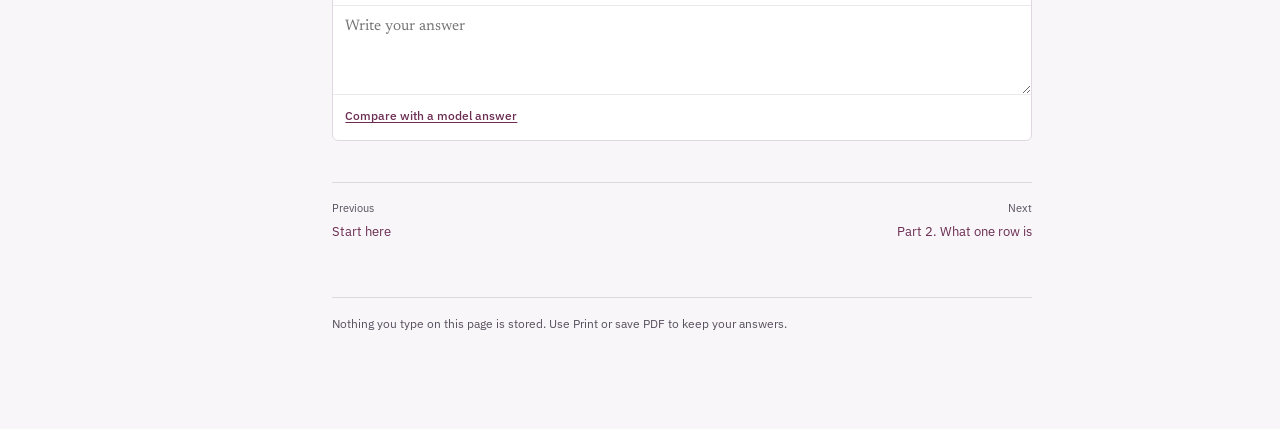
<file: docs/part1.html>
<!DOCTYPE html>
<html lang="en">
<head>
<meta charset="utf-8">
<meta name="viewport" content="width=device-width,initial-scale=1">
<title>Part 1. The decision and the roles</title>
<link rel="preconnect" href="https://fonts.googleapis.com">
<link rel="preconnect" href="https://fonts.gstatic.com" crossorigin>
<link href="https://fonts.googleapis.com/css2?family=Newsreader:opsz,wght@6..72,400;6..72,500;6..72,600&family=IBM+Plex+Sans:wght@400;500;600&display=swap" rel="stylesheet">
<style>
:root{
 --ink:#1B1720;--soft:#584F5E;--paper:#F8F6F8;--card:#FFFFFF;--rule:#DFD8E0;--rule-soft:#EDE8EE;
 --accent:#6B2D52;--accent-wash:#F3E9EF;--accent-soft:#A8749A;
 --lost:#B9AEBE;--lost-wash:#F1EDF2;
 --ok-bg:#CBEBD5;--ok-ink:#0C5E2D;--no-bg:#F7E0DD;--no-ink:#9A3226;
 --serif:"Newsreader",Georgia,serif;--sans:"IBM Plex Sans",-apple-system,"Segoe UI",Roboto,sans-serif;}
*{box-sizing:border-box}
html{-webkit-text-size-adjust:100%;scroll-behavior:smooth}
@media (prefers-reduced-motion:reduce){html{scroll-behavior:auto}*{transition:none!important}}
body{margin:0;background:var(--paper);color:var(--ink);font-family:var(--serif);font-size:19px;line-height:1.66}
@media (max-width:640px){body{font-size:17.5px}}
.bar{position:sticky;top:0;z-index:60;background:rgba(248,246,248,.95);backdrop-filter:saturate(140%) blur(8px);border-bottom:1px solid var(--rule)}
.bar-in{max-width:1160px;margin:0 auto;padding:.55rem 1rem;display:flex;align-items:center;gap:.7rem}
.bar-t{font-family:var(--sans);font-size:.83rem;font-weight:600;white-space:nowrap;overflow:hidden;text-overflow:ellipsis}
.bar-t span{color:var(--soft);font-weight:400}
.bar-sp{flex:1}
.btn{font-family:var(--sans);font-size:.79rem;font-weight:500;color:var(--ink);background:var(--card);border:1px solid var(--rule);
 border-radius:5px;padding:.34rem .66rem;cursor:pointer;line-height:1.3}
.btn:hover{border-color:var(--accent);color:var(--accent)}
.btn:focus-visible{outline:2px solid var(--accent);outline-offset:2px}
.prog{position:absolute;left:0;bottom:-1px;height:2px;background:var(--accent);width:0}
@media (max-width:560px){.bar-t span{display:none}.btn{padding:.3rem .5rem;font-size:.73rem}}
.shell{max-width:1160px;margin:0 auto;padding:0 1rem;display:grid;grid-template-columns:214px minmax(0,1fr);gap:2.6rem;align-items:start}
@media (max-width:980px){.shell{grid-template-columns:minmax(0,1fr);gap:0}}
nav.toc{position:sticky;top:3.6rem;padding:1.7rem 0 3rem;font-family:var(--sans);font-size:.78rem;
 max-height:calc(100vh - 5rem);overflow-y:auto;overscroll-behavior:contain}
nav.toc ol{list-style:none;margin:0;padding:0}
nav.toc a{display:block;padding:.26rem .5rem;color:var(--soft);text-decoration:none;border-left:2px solid transparent;border-radius:0 3px 3px 0;line-height:1.35}
nav.toc a:hover{color:var(--ink);background:#F0EAF1}
nav.toc a.on{color:var(--accent);border-left-color:var(--accent);background:var(--accent-wash);font-weight:500}
@media (max-width:980px){nav.toc{position:fixed;inset:0 0 0 auto;width:min(305px,86vw);background:var(--card);border-left:1px solid var(--rule);
 padding:1rem 1rem 3rem;z-index:70;transform:translateX(100%);transition:transform .22s ease;box-shadow:-14px 0 34px rgba(27,23,32,.12);max-height:none}
 nav.toc.open{transform:none}}
.scrim{display:none}
@media (max-width:980px){.scrim.on{display:block;position:fixed;inset:0;background:rgba(27,23,32,.34);z-index:65}}
main{padding:2.2rem 0 6rem;max-width:70ch}
h1{font-weight:500;font-size:2.5rem;line-height:1.12;letter-spacing:-.015em;margin:.4rem 0 .3rem}
@media (max-width:640px){h1{font-size:1.95rem}}
.dek{font-size:1.18rem;color:var(--soft);margin:0 0 1.3rem;line-height:1.45}
h2{font-weight:500;font-size:1.62rem;line-height:1.22;margin:3rem 0 .9rem;padding-top:1.2rem;border-top:1px solid var(--rule)}
h2 .n{font-family:var(--sans);font-size:.71rem;font-weight:600;color:var(--accent);display:block;margin-bottom:.28rem;letter-spacing:.04em}
h3{font-weight:600;font-size:1.13rem;margin:1.9rem 0 .5rem;line-height:1.3}
h4{font-family:var(--sans);font-weight:600;font-size:.86rem;margin:1.35rem 0 .45rem;color:var(--soft)}
p{margin:0 0 1.05rem} ul{margin:0 0 1.1rem;padding-left:1.15rem} li{margin:0 0 .5rem}
.box{border:1px solid var(--rule);border-left:4px solid var(--accent);border-radius:0 6px 6px 0;padding:1rem 1.1rem;margin:1.7rem 0;background:var(--card)}
.box h4{margin:0 0 .5rem;font-size:.82rem;color:var(--accent);letter-spacing:.02em}
.box p{font-size:.96rem;margin-bottom:.6rem} .box p:last-child{margin-bottom:0}
.box.principle{background:var(--accent-wash)}
.box.warn{background:#FBF1E6;border-left-color:#A9772A} .box.warn h4{color:#A9772A}
.tw{overflow-x:auto;margin:1.3rem 0}
table{border-collapse:collapse;width:100%;font-family:var(--sans);font-size:.84rem;font-variant-numeric:tabular-nums;background:var(--card)}
@media (max-width:640px){table{font-size:.77rem}}
th{background:var(--accent-wash);font-weight:600;text-align:left;padding:.46rem .6rem;border:1px solid var(--rule);white-space:nowrap;color:var(--accent)}
td{padding:.42rem .6rem;border:1px solid var(--rule)}
table.txt td{white-space:normal}
caption{caption-side:bottom;font-family:var(--sans);font-size:.74rem;color:var(--soft);text-align:left;padding-top:.45rem;line-height:1.4}
td.win{background:var(--ok-bg);color:var(--ok-ink);font-weight:600}
td.lose{background:var(--no-bg);color:var(--no-ink);font-weight:600}
/* signature device: what the summary threw away */
.lostbox{border:1px dashed var(--lost);background:var(--lost-wash);border-radius:6px;padding:.6rem .8rem;margin:.9rem 0;
 font-family:var(--sans);font-size:.82rem;color:var(--soft);line-height:1.5}
.lostbox b{font-family:var(--sans);font-size:.67rem;font-weight:600;letter-spacing:.06em;text-transform:uppercase;
 color:var(--lost);display:block;margin-bottom:.25rem}
.demo{background:var(--card);border:1px solid var(--rule);border-radius:8px;margin:1.9rem 0;overflow:hidden}
.demo-h{padding:.9rem 1.1rem .2rem}
.demo-h h4{margin:0 0 .25rem;font-size:.83rem;color:var(--ink)}
.demo-h p{font-family:var(--sans);font-size:.85rem;color:var(--soft);margin:0 0 .75rem;line-height:1.45}
.pick{display:flex;flex-wrap:wrap;gap:.38rem;padding:0 1.1rem .85rem}
.pk{font-family:var(--sans);font-size:.77rem;font-weight:500;padding:.42rem .7rem;border-radius:5px;border:1px solid var(--rule);
 background:var(--paper);color:var(--soft);cursor:pointer;line-height:1.25}
.pk:hover{color:var(--ink)}
.pk[aria-pressed=true]{background:var(--accent);border-color:var(--accent);color:#fff}
.pk:focus-visible{outline:2px solid var(--accent);outline-offset:2px}
.demo-body{padding:0 1.1rem}
.demo-out{border-top:1px solid var(--rule);background:var(--paper);padding:.85rem 1.1rem}
.demo-out .k{font-family:var(--sans);font-size:.68rem;font-weight:600;color:var(--soft);margin-bottom:.3rem}
.demo-out .v{font-size:1rem;line-height:1.5}
.flag{font-family:var(--sans);font-size:.82rem;line-height:1.5;padding:.55rem .7rem;border-radius:5px;margin-top:.6rem}
.flag.bad{background:var(--no-bg);color:var(--no-ink)}
.flag.good{background:var(--ok-bg);color:var(--ok-ink)}
.flag.neutral{background:var(--accent-wash);color:var(--accent)}
svg.hist{width:100%;height:160px;display:block}
.kc{background:var(--card);border:1px solid var(--rule);border-left:4px solid var(--accent);border-radius:0 8px 8px 0;padding:.95rem 1.05rem;margin:1.8rem 0}
.kc .tag{font-family:var(--sans);font-size:.66rem;font-weight:600;color:var(--accent);letter-spacing:.05em;display:block;margin-bottom:.35rem}
.kc .q{font-size:1rem;line-height:1.45;margin:0 0 .7rem;font-weight:500}
.opts{display:grid;gap:.34rem;margin-bottom:.5rem}
.opt{display:flex;gap:.55rem;align-items:flex-start;font-family:var(--sans);font-size:.87rem;line-height:1.42;text-align:left;
 padding:.5rem .65rem;border:1px solid var(--rule);border-radius:5px;background:var(--paper);color:var(--ink);cursor:pointer;width:100%}
.opt:hover:not([disabled]){border-color:var(--accent-soft)}
.opt:focus-visible{outline:2px solid var(--accent);outline-offset:2px}
.opt .ltr{font-weight:600;color:var(--soft);flex:0 0 auto}
.opt.right{background:var(--ok-bg);border-color:#8CCBA1;color:var(--ok-ink)} .opt.right .ltr{color:var(--ok-ink)}
.opt.wrong{background:var(--no-bg);border-color:#DDA79E;color:var(--no-ink)} .opt.wrong .ltr{color:var(--no-ink)}
.opt[disabled]{cursor:default}
.fb{display:none;font-family:var(--sans);font-size:.84rem;line-height:1.5;padding:.55rem .7rem;border-radius:5px;background:var(--accent-wash);color:var(--ink)}
.fb.on{display:block} .fb b{color:var(--accent)}
.resp{border:1px solid var(--rule);border-radius:6px;background:var(--card);margin:0 0 .7rem;overflow:hidden}
.resp .p{padding:.65rem .8rem .35rem;font-size:.97rem;line-height:1.5}
.resp textarea{width:100%;border:none;border-top:1px solid var(--rule-soft);padding:.6rem .8rem;font-family:var(--serif);font-size:.95rem;
 line-height:1.5;resize:vertical;min-height:3.4rem;background:transparent;color:var(--ink);display:block}
.resp textarea:focus{outline:2px solid var(--accent);outline-offset:-2px;background:#FEFDFE}
.resp .f{padding:.35rem .8rem .5rem;border-top:1px solid var(--rule-soft)}
.rev{font-family:var(--sans);font-size:.75rem;font-weight:500;color:var(--accent);background:none;border:none;cursor:pointer;
 padding:.15rem 0;text-decoration:underline;text-underline-offset:2px}
.rev:focus-visible{outline:2px solid var(--accent);outline-offset:2px}
.ans{display:none;padding:.55rem .8rem .7rem;background:var(--accent-wash);border-top:1px solid var(--rule-soft);font-size:.93rem;line-height:1.5}
.ans.on{display:block}
.ans .k{font-family:var(--sans);font-size:.66rem;font-weight:600;color:var(--accent);display:block;margin-bottom:.2rem}
.score{font-family:var(--sans);font-size:.82rem;color:var(--soft);background:var(--card);border:1px solid var(--rule);border-radius:6px;
 padding:.6rem .8rem;margin:1.6rem 0}
.score b{color:var(--accent);font-size:1.05rem}
.end{font-family:var(--sans);font-size:.78rem;color:var(--soft);border-top:1px solid var(--rule);margin-top:3.4rem;padding-top:1rem;line-height:1.5}
.ref{font-family:var(--sans);font-size:.72rem;color:var(--soft);vertical-align:super}
@media print{.bar,nav.toc,.scrim,.rev,.pick,.opt,.btn{display:none!important}
 body{background:#fff;font-size:11pt}.shell{display:block;max-width:none;padding:0}main{max-width:none;padding:0}
 .resp textarea{border:1px solid #999;background:#fff;min-height:3.2rem}
 table,.box,.demo,.kc,.lostbox{break-inside:avoid}h2{break-after:avoid}}

/* ---- study guide additions ---- */
.gnav{font-family:var(--sans);font-size:.78rem;color:var(--soft);display:flex;flex-wrap:wrap;gap:.2rem .9rem;margin:0 0 1.4rem;padding:0 0 .8rem;border-bottom:1px solid var(--rule)}
.gnav a{color:var(--soft);text-decoration:none;padding:.15rem 0;border-bottom:2px solid transparent}
.gnav a:hover{color:var(--ink)}
.gnav a.here{color:var(--accent);border-bottom-color:var(--accent);font-weight:500}
.pn{display:flex;justify-content:space-between;gap:1rem;font-family:var(--sans);font-size:.84rem;margin:2.6rem 0 0;padding-top:1rem;border-top:1px solid var(--rule)}
.pn a{color:var(--accent);text-decoration:none}
.pn a:hover{text-decoration:underline}
.pn span{color:var(--soft);display:block;font-size:.7rem;margin-bottom:.15rem}
.date{font-family:var(--sans);font-size:.92rem;font-weight:500;color:var(--accent);background:var(--accent-wash);border:1px solid var(--rule);border-radius:6px;padding:.6rem .9rem;margin:0 0 1.6rem}
.grid{display:grid;grid-template-columns:1fr;gap:.7rem;margin:1.2rem 0 1.6rem}
.part{display:block;border:1px solid var(--rule);border-radius:6px;padding:.8rem 1rem;background:var(--card);text-decoration:none;color:var(--ink)}
.part:hover{border-color:var(--accent)}
.part b{display:block;font-family:var(--sans);font-size:.72rem;color:var(--accent);letter-spacing:.04em;margin-bottom:.2rem}
.part strong{font-weight:500;font-size:1.05rem;display:block;margin-bottom:.25rem}
.part span{font-family:var(--sans);font-size:.84rem;color:var(--soft);line-height:1.45}
.part ul{font-family:var(--sans);font-size:.8rem;color:var(--soft);margin:.5rem 0 0;padding-left:1.1rem}
.part li{margin:0 0 .18rem}
.src{font-family:var(--sans);font-size:.76rem;color:var(--soft);margin:-.4rem 0 1rem}
.gnav .soon{color:var(--lost);padding:.15rem 0}
.pn em{font-style:normal;color:var(--soft)}
.part.soon{opacity:.62;pointer-events:none}
.part .tag{font-family:var(--sans);font-size:.7rem;color:var(--lost);display:block;margin-top:.4rem}
.note{font-family:var(--sans);font-size:.84rem;color:var(--soft);margin:-1rem 0 1.6rem;line-height:1.5}

/* the mini-case that opens a practice section */
.case{border:1px solid var(--rule);border-radius:6px;padding:1.05rem 1.15rem .5rem;margin:1.5rem 0 2rem;background:var(--accent-wash)}
.case h4{margin:0 0 .55rem;font-size:.82rem;color:var(--accent);letter-spacing:.02em}
.case p{font-size:.96rem;margin:0 0 .6rem}
.case .tw{margin:.9rem 0 1rem}
.case table{background:var(--card)}

/* die-throw simulator, appendix only */
.sim{border:1px solid var(--rule);border-radius:6px;padding:1rem 1.1rem;margin:1.4rem 0;background:var(--card)}
.sim-row{display:flex;flex-wrap:wrap;gap:.5rem .8rem;align-items:center;font-family:var(--sans);font-size:.82rem;color:var(--soft)}
.sim-row select{font-family:var(--sans);font-size:.82rem;padding:.3rem .4rem;border:1px solid var(--rule);border-radius:4px;background:var(--paper);color:var(--ink)}
.sim-out{display:flex;flex-wrap:wrap;gap:1.4rem;margin:1rem 0 .4rem;font-family:var(--sans)}
.sim-out span{display:flex;flex-direction:column;font-size:.72rem;color:var(--soft);letter-spacing:.02em}
.sim-out b{font-size:1.28rem;font-weight:600;color:var(--accent);font-variant-numeric:tabular-nums;line-height:1.25}
.sim-chart .bars{display:flex;align-items:flex-end;gap:2px;height:110px;margin:.7rem 0 .25rem}
.sim-chart .bars i{flex:1;background:var(--accent-soft);border-radius:2px 2px 0 0;min-height:1px}
.sim-chart .axis{display:flex;justify-content:space-between;font-family:var(--sans);font-size:.7rem;color:var(--soft);border-top:1px solid var(--rule);padding-top:.25rem}
.sim-note{font-family:var(--sans);font-size:.78rem;color:var(--soft);margin:.6rem 0 0}

/* sections collapsed off the exam */
.muted details{border-top:1px solid var(--rule);margin:3rem 0 0}
.muted summary{list-style:none;cursor:pointer;font-weight:500;font-size:1.62rem;line-height:1.22;padding:1.2rem 0 .9rem;color:var(--soft)}
.muted summary::-webkit-details-marker{display:none}
.muted summary::after{content:"Show";font-family:var(--sans);font-size:.72rem;font-weight:600;color:var(--accent);border:1px solid var(--rule);border-radius:4px;padding:.2rem .5rem;margin-left:.6rem;white-space:nowrap;vertical-align:middle}
.muted details[open] summary::after{content:"Hide"}
.muted summary .n{font-family:var(--sans);font-size:.71rem;font-weight:600;color:var(--accent);display:block;margin-bottom:.28rem;letter-spacing:.04em}
.muted summary .n i{font-style:normal;color:var(--soft);background:var(--rule-soft);border-radius:3px;padding:.1rem .4rem;margin-left:.5rem;letter-spacing:.02em}
.muted details[open] summary{color:var(--ink)}
@media print{.muted details{display:none}}

</style>
</head>
<body>
<div class="bar"><div class="bar-in">
 <div class="bar-t">Midterm Study Guide <span>&nbsp;Part 1</span></div>
 <div class="bar-sp"></div>
 <button class="btn" id="printBtn" type="button">Print or save PDF</button>
 <button class="btn" id="tocBtn" type="button" aria-expanded="false">Contents</button>
</div><div class="prog" id="prog"></div></div>
<div class="scrim" id="scrim"></div>
<div class="shell">
<nav class="toc" id="toc" aria-label="Contents"><ol>
<li><a href="#s1">1.1 Activities into outcomes</a></li>
<li><a href="#s2">1.2 Signal and outcome</a></li>
<li><a href="#s3">1.3 A role is not a property</a></li>
<li><a href="#s4">1.4 Facts and dimensions</a></li>
<li><a href="#practice">Practice</a></li>
</ol></nav>
<main>
<div class="gnav"><a href="index.html">Start</a><a href="part1.html" class="here">Part 1</a><a href="part2.html">Part 2</a><a href="part3.html">Part 3</a><a href="part4.html">Part 4</a><a href="part5.html">Part 5</a><a href="closing.html">Closing</a><a href="appendix.html">Appendix</a><a href="practice.html">Practice set</a></div>

<h1>Part 1. The decision and the roles</h1>
<p class="dek">What job is this column doing, for this decision, for this decision-maker?</p>

<p>An organisation acts on the world long before it analyses anything. FPF recruits participants, runs training, arranges mentorship, approaches employers and reports to funders, and all of that happens whether or not anybody opens a file afterwards. The file exists because somebody decided which parts of that activity were worth recording.</p>
<p>So a dataset is a selective record of real activity, kept for a purpose, at one level of detail, and it is smaller than the programme it records. Everything in Parts 2 to 5 follows from that, and this part is about the step before any of it: knowing which decision you are serving, and what job each column is doing for that decision.</p>
<section id="s1"><h2><span class="n">Section 1.1</span>A programme converts activities into outcomes</h2>

<p>FPF pulls levers. It recruits, it delivers technical and soft-skills training, it provides mentorship and career counselling, it runs mock interviews and job-readiness workshops, it builds employer partnerships, it places people in work and it reports to funders. Those are the things it can choose to do more or less of.</p>
<p>Everything else around them has a different job. The five roles used in Homework 1 are a way of sorting them.</p>
<div class="tw"><table class="txt"><thead><tr><th>Role</th><th>What it is</th><th>An FPF example</th></tr></thead><tbody><tr><td>Activity</td><td>the work the organisation does, and the lever it can pull</td><td>running a mock-interview workshop</td></tr><tr><td>Signal</td><td>what you watch instead of the outcome, because the outcome arrives too late to steer by</td><td>the share of enrolled participants who finish</td></tr><tr><td>Outcome</td><td>what the organisation exists to produce, wanted for its own sake</td><td>a graduate moving into a better role two years on</td></tr><tr><td>Context</td><td>what shapes the result and cannot be moved within the period the current plan covers, about a year for FPF</td><td>whether a participant has childcare available</td></tr><tr><td>Mechanism</td><td>what has to happen inside a person between the activity and the result</td><td>coming to believe the qualification is worth finishing</td></tr></tbody></table></div>

<p>Sorting them decides what you will act on, what you will watch, and what you will have to work around.</p>
<p>One condition applies throughout, and it was put in class as the definition of the subject: analytics is the study of variation and co-variation. To learn anything about a lever you need the lever to vary and the outcome to vary. If every participant received the same training there is nothing to compare training against, and if every participant ended up in the same job there is nothing to explain. Part 2 is what happens when that condition fails inside a real file.</p>
<div class="box principle"><h4>The question to ask</h4><p>Which of the five is this item, and for whose decision am I sorting it?</p></div>
<p class="src">Where this was covered: Homework 1 and the five roles sheet issued with it; the in-class mapping of FPF activities and measures. Reading Note 1, section 1, is behind the opening of this part.</p>
</section>
<section id="s2"><h2><span class="n">Section 1.2</span>Signal and outcome</h2>

<p>One question settles whether something is a signal or an outcome.</p>
<div class="box principle"><h4>The question</h4><p>Do you care about this on its own? If yes, it is an outcome: you want it whether or not it leads to anything else. If no, it is a signal: it stands in for something else, which means it can be pushed up while the thing it stands for gets no better.</p></div>

<p>Take two items from Homework 1. Employer feedback on graduate readiness is a signal. FPF does not exist to collect good feedback; it collects it because good feedback from employers is the earliest sign that interviews and offers will follow. Community trust in FPF is harder, and it is one of the items Homework 1 expects students to find a close call. A funder may treat it as a signal, because people who trust FPF enrol. The organisation may treat it as an outcome, because a body that exists to serve a community and is not trusted by it has failed at something it cares about directly.</p>
<p>The answer depends on who is asking, and both readings can be defended. Asking the question is what matters.</p>
<p>The reason it is worth the trouble is what happens when a signal is used as a target. A completion rate can be raised by making the course easier, and the number will rise while the thing it was standing in for gets no better. Part 3 takes up what that does to a measure.</p>
<div class="box principle"><h4>The question to ask</h4><p>Would I still want this if it led to nothing else?</p></div>
<p class="src">Where this was covered: Homework 1, items 11 and 15, and the one-question test on the five roles sheet.</p>
</section>
<section id="s3"><h2><span class="n">Section 1.3</span>A role is not a property of a column</h2>

<p>The same item plays different roles depending on who is looking, and Homework 1 was built around that. Participant satisfaction is a signal to somebody running the programme and closer to an outcome for the participant feeling it. The level of regional employment is context for FPF, which cannot move it, and the outcome a regional funder is judged on directly.</p>
<p>The same is true inside a file. Take attendance_pct in the FPF data. Ask what average attendance was, and the answer is 93.13 percent: the column is the thing being measured. Now ask whether participants who attended more were placed more often. To answer that you sort participants into higher and lower attenders and compare placement between the two groups. The column is now the thing you are slicing by, and placement is what is being measured.</p>
<p>Nothing about the column changed. The values are identical in both questions. What changed is the question, and with it the job the column is doing.</p>
<p>This is why a column cannot be labelled once and filed. The label belongs to the pairing of a column with a decision, and if three decision-makers work from one file, the same columns are labelled three different ways.</p>
<div class="box principle"><h4>The question to ask</h4><p>What job is this column doing in this question, and would it change job in the next one?</p></div>
<p class="src">Where this was covered: Homework 1, question 2, on how a role changes with perspective; the in-class treatment of attendance as a fact and then as a dimension; Reading Note 3, section 2.</p>
</section>
<section id="s4"><h2><span class="n">Section 1.4</span>Facts and dimensions</h2>

<p>Inside a table the same distinction has a working name. Facts are the measured quantities the decision is about, recorded at one grain, which is what one row stands for. Dimensions are the descriptive context you slice those facts by.</p>
<div class="tw"><table class="txt"><thead><tr><th>In the FPF file</th><th>Columns</th></tr></thead><tbody><tr><td>Facts</td><td>employed, salary, attendance_pct, digital_lit_score</td></tr><tr><td>Dimensions</td><td>track, education, gender, mentorship, location_category, employer_partnership_strength</td></tr></tbody></table></div>

<p>The rule that follows is about what may be added. Counts and amounts add: two salaries make a total, two placements make a count. Dimensions do not: adding a track to an education level produces nothing. Rates are the case to watch, because they are facts you may not total. A group of 20 attending 90 percent and a group of 5 attending 80 percent do not make 170 percent, which is nobody's attendance. The denominator, the group a percentage is about, differs between them, so you have to go back to the counts: 18 sessions and 4 give 22 out of 25, which is 88 percent.</p>
<p>Partnership strength needs care. Its levels are ordered from very low to very high, so it can be put in order, and being able to rank it does not make the steps between its levels equal. Two further columns, employment type and sector, were recorded only for participants who were employed. Blanks produced by the value in another column like that are called structural blanks, and Part 3 takes them up.</p>
<p>Both of those are taken further in Part 3. What belongs here is the habit of asking, of any column, whether it is the thing being measured or the thing you are cutting by, because the answer decides what arithmetic is allowed on it.</p>
<div class="box principle"><h4>The question to ask</h4><p>Is this column the thing being measured, or the thing I am cutting by, and what does that permit?</p></div>
<p class="src">Where this was covered: the in-class table of facts and dimensions in the FPF file; Reading Note 3, section 2. Part 3 covers ordered categories and structural blanks.</p>
</section>

<section id="practice">
<h2><span class="n">Practice</span>Check yourself</h2>
<p>All the questions below are worked from one situation. Read it once, then answer with the list in front of you.</p>
<div class="case"><h4>The situation</h4><p>FPF has two decisions to make this month and one file to make them from. The first is operational: how much mentorship to fund next year, and for whom. The second is a reporting decision: the annual report will give the placement rate and the average salary of those placed, broken down by education, and nothing else.</p><p>Eight items are available.</p><div class="tw"><table class="txt"><thead><tr><th>Item</th><th>What it records</th></tr></thead><tbody><tr><td>mentorship</td><td>whether the participant was assigned a mentor</td></tr><tr><td>attendance_pct</td><td>the share of sessions the participant attended</td></tr><tr><td>employed</td><td>whether the participant was in work when the outcome was recorded</td></tr><tr><td>salary</td><td>what the employed participant was paid</td></tr><tr><td>education</td><td>highest level of education at enrolment</td></tr><tr><td>location_category</td><td>rural or urban</td></tr><tr><td>employer_partnership_strength</td><td>how strong the partnership with the employer is, from very low to very high</td></tr><tr><td>Regional unemployment</td><td>not in the file; published quarterly by the government</td></tr></tbody></table></div>
</div>

<p>Six questions that mark themselves, then three to write out.</p>
<div class="kc" data-id="p1-k1" data-h="771c2ed3"><span class="tag">Practice 1</span><p class="q">For the mentorship decision, which role does mentorship play?</p><div class="opts"><button class="opt" data-a="0"><span class="ltr">A</span><span>An activity, because it is the lever FPF can choose to pull</span></button><button class="opt" data-a="1"><span class="ltr">B</span><span>A signal, because it is watched instead of the real outcome</span></button><button class="opt" data-a="2"><span class="ltr">C</span><span>An outcome, because FPF exists to provide mentorship to people</span></button><button class="opt" data-a="3"><span class="ltr">D</span><span>Context, because it was settled before the participant enrolled</span></button></div><div class="fb"><b>Why:</b> FPF decides who receives mentorship, so it is the lever. It is not something watched in place of an outcome, and it is not fixed before enrolment. FPF does not exist to provide mentorship either; it provides mentorship so that participants find work. Part 2 follows the same decision into the file.<ol class="why-opts"><li class="ok"><span class="ltr">A</span><span>FPF chooses who receives mentorship, so it is the thing FPF can do more or less of.</span></li><li><span class="ltr">B</span><span>A signal is watched in place of an outcome that arrives too late. Nobody watches mentorship to find out how the programme is doing; FPF sets it.</span></li><li><span class="ltr">C</span><span>FPF does not exist to produce mentorship. It provides mentorship so that participants find work, so it fails the one-question test.</span></li><li><span class="ltr">D</span><span>Mentorship is assigned during the programme, and it is the one thing in this decision FPF can move.</span></li></ol></div></div>
<div class="kc" data-id="p1-k2" data-h="b841025c"><span class="tag">Practice 2</span><p class="q">Regional unemployment is published quarterly and is not in the file. What is it for the mentorship decision?</p><div class="opts"><button class="opt" data-a="0"><span class="ltr">A</span><span>A signal, because it can be watched every quarter</span></button><button class="opt" data-a="1"><span class="ltr">B</span><span>An outcome, because reducing it is what FPF exists to do</span></button><button class="opt" data-a="2"><span class="ltr">C</span><span>Context, because it shapes the result and FPF cannot move it</span></button><button class="opt" data-a="3"><span class="ltr">D</span><span>Irrelevant, because a decision can only use what is in the file</span></button></div><div class="fb"><b>Why:</b> FPF cannot move regional unemployment within its planning horizon, and it shapes how many participants find work whatever the programme does. Something can be watched every quarter without being a signal, because a signal stands in for an outcome FPF is trying to produce. And a decision may use anything that bears on it, whether or not it was recorded in the file.<ol class="why-opts"><li><span class="ltr">A</span><span>Being published every quarter makes it easy to watch. A signal has to stand in for an outcome FPF is trying to produce, and this does not.</span></li><li><span class="ltr">B</span><span>FPF places its own participants. It could not move the regional rate at its size, and nobody funds it to.</span></li><li class="ok"><span class="ltr">C</span><span>It shapes how many participants find work, and FPF cannot change it within a year.</span></li><li><span class="ltr">D</span><span>A decision may use anything that bears on it. Being outside the file makes a figure harder to get, not irrelevant.</span></li></ol></div></div>
<div class="kc" data-id="p1-k3" data-h="9fce8076"><span class="tag">Practice 3</span><p class="q">Apply the one-question test to attendance_pct. Which is right?</p><div class="opts"><button class="opt" data-a="0"><span class="ltr">A</span><span>An outcome, because attending is worth having for its own sake</span></button><button class="opt" data-a="1"><span class="ltr">B</span><span>A signal, because nobody wants attendance if it leads nowhere</span></button><button class="opt" data-a="2"><span class="ltr">C</span><span>A fact for one decision and an outcome for the other</span></button><button class="opt" data-a="3"><span class="ltr">D</span><span>Neither, because it is recorded as a percentage rather than a count</span></button></div><div class="fb"><b>Why:</b> Nobody runs a programme in order to produce attendance, so it fails the one-question test and is not an outcome. It is watched because it is meant to stand in for engagement, which is what Part 3 examines. It is a fact in the table, but that is a separate question from the role it plays. Roles do move with who is asking, as 1.3 showed, and both decisions here belong to FPF; a participant asked about their own attendance might answer differently. The unit makes no difference either, because the one-question test asks what you want the item for, not how it was recorded.<ol class="why-opts"><li><span class="ltr">A</span><span>Nobody funds a programme in order to produce attendance, so it fails the one-question test.</span></li><li class="ok"><span class="ltr">B</span><span>It is watched early because the outcome, a job, arrives months later.</span></li><li><span class="ltr">C</span><span>Attendance is a fact in both decisions, and an outcome in neither. The reporting decision's outcomes are placement and salary.</span></li><li><span class="ltr">D</span><span>How a value was recorded has no bearing on the role it plays. A count and a percentage can each be a signal.</span></li></ol></div></div>
<div class="kc" data-id="p1-k4" data-h="3bee6a60"><span class="tag">Practice 4</span><p class="q">In one internal memo, FPF writes that average attendance was 93.13 percent. In a second memo it compares placement between higher and lower attenders. What has happened to attendance_pct?</p><div class="opts"><button class="opt" data-a="0"><span class="ltr">A</span><span>It has been used first as a fact, then as a dimension</span></button><button class="opt" data-a="1"><span class="ltr">B</span><span>It has been used incorrectly in one of the two places</span></button><button class="opt" data-a="2"><span class="ltr">C</span><span>It has changed from a signal into an outcome between them</span></button><button class="opt" data-a="3"><span class="ltr">D</span><span>It has been recorded more finely, changing from banded to continuous</span></button></div><div class="fb"><b>Why:</b> The values never changed, and nothing was re-recorded, so D has the direction backwards: splitting into higher and lower attenders is coarser, not finer. In the first use the column is the thing being measured; in the second it is the thing being sliced by. Both uses are legitimate, and the role it plays for the decision, signal rather than outcome, is the same in both.<ol class="why-opts"><li class="ok"><span class="ltr">A</span><span>The same values are reported in one memo and used to split participants in the other.</span></li><li><span class="ltr">B</span><span>Both uses are legitimate. That is the point: the role belongs to the pairing of column and question.</span></li><li><span class="ltr">C</span><span>Placement is the outcome in both memos. Nothing about attendance moved between signal and outcome.</span></li><li><span class="ltr">D</span><span>This has the direction backwards. Splitting into higher and lower attenders is coarser than the percentage, not finer, and nothing was re-recorded.</span></li></ol></div></div>
<div class="kc" data-id="p1-k5" data-h="338f8962"><span class="tag">Practice 5</span><p class="q">Which of these four can be added up across participants without producing a meaningless number?</p><div class="opts"><button class="opt" data-a="0"><span class="ltr">A</span><span>employer_partnership_strength, once its levels are coded 1 to 4</span></button><button class="opt" data-a="1"><span class="ltr">B</span><span>attendance_pct, because every value is on the same percentage scale</span></button><button class="opt" data-a="2"><span class="ltr">C</span><span>location_category, by coding rural as one and urban as two and adding the codes</span></button><button class="opt" data-a="3"><span class="ltr">D</span><span>salary, because two salaries together make a wage bill</span></button></div><div class="fb"><b>Why:</b> Salary totals to something real. A rate cannot be totalled, an ordered category has no equal steps, and adding arbitrary codes for rural and urban gives a number that counts nothing.<ol class="why-opts"><li><span class="ltr">A</span><span>Its levels are ordered, so they can be ranked, and nothing establishes that the step from low to high is the same size as the step from high to very high.</span></li><li><span class="ltr">B</span><span>A percentage was already divided once. Adding two of them gives a number whose denominator is nobody's.</span></li><li><span class="ltr">C</span><span>Rural and urban have no order, so codes of one and two are arbitrary and their total counts nothing.</span></li><li class="ok"><span class="ltr">D</span><span>Salary is an amount, so two of them add to a third amount that means something. What disqualifies attendance is not its units but the division already inside it.</span></li></ol></div></div>
<div class="kc" data-id="p1-k6" data-h="f3b391d8"><span class="tag">Practice 6</span><p class="q">FPF switches from the mentorship decision to the reporting decision. Which of these items now does no work?</p><div class="opts"><button class="opt" data-a="0"><span class="ltr">A</span><span>salary, because funders are not told what participants earn</span></button><button class="opt" data-a="1"><span class="ltr">B</span><span>education, because the report is not broken down by education</span></button><button class="opt" data-a="2"><span class="ltr">C</span><span>mentorship, because the report is not broken down by who was mentored</span></button><button class="opt" data-a="3"><span class="ltr">D</span><span>None of them; both decisions need all eight items</span></button></div><div class="fb"><b>Why:</b> The report is broken down by education and by nothing else, so it never compares the mentored with the unmentored. Salary and education are both in it. For the mentorship decision, mentorship is the whole point.<ol class="why-opts"><li><span class="ltr">A</span><span>Average salary of those placed is one of the two figures the report gives.</span></li><li><span class="ltr">B</span><span>The report is broken down by education, so education is the dimension it slices by.</span></li><li class="ok"><span class="ltr">C</span><span>The report gives placement rate and average salary by education, and nothing else, so it never compares the mentored with the unmentored.</span></li><li><span class="ltr">D</span><span>Five of the eight do no work in the report. Mentorship is the one that was the whole point of the other decision.</span></li></ol></div></div>
<div class="score">Practice questions answered: <b id="scoreN">0</b>. Correct first time: <b id="scoreC">0</b>.</div>

<h3>Write it out</h3>
<p>The same situation. There is no single correct answer to these. Write yours first, then compare.</p>
<div class="resp"><div class="p">Four items from Homework 1, which are not in the file. Sort them into the five roles, and give a reason for each that is not a restatement of the item: number of employers offering interviews; participants gaining technical AI skills; social norms discouraging rural women from enrolling; employment stability at one year.</div><textarea rows="3" placeholder="Write your answer"></textarea><div class="f"><button class="rev" type="button">Compare with a model answer</button></div><div class="ans"><span class="k">Model answer</span>Number of employers offering interviews is a signal. FPF does not exist to generate interviews, and the number can be raised by approaching more employers of lower quality, which is exactly what a signal allows someone to do. Participants gaining technical AI skills is a mechanism. It is what has to happen inside a person between the training and the job, and it is wanted because of what it leads to rather than for itself, although a participant might reasonably call it an outcome. Social norms discouraging rural women from enrolling is context. It shapes who enrols and FPF cannot change it in a year, though it could work around it by changing where it recruits. Employment stability at one year is an outcome. It is wanted on its own terms, and it is the thing the placement rate is standing in for.</div></div>
<div class="resp"><div class="p">Take employer_partnership_strength. Say what role it plays for the mentorship decision, what role it plays for the reporting decision, and one thing you are not allowed to do with it in either.</div><textarea rows="3" placeholder="Write your answer"></textarea><div class="f"><button class="rev" type="button">Compare with a model answer</button></div><div class="ans"><span class="k">Model answer</span>For the mentorship decision it is context. FPF builds partnerships, so their strength is not fixed in general, but nothing in the mentorship decision moves it, and it shapes how many participants are placed, so it belongs in the comparison rather than in the decision. For the reporting decision it is closer to a signal, because a funder reading that partnerships are strong takes it as evidence that placements will follow; and it is arguably an outcome for the partnerships team, who are judged on it directly. In neither case may it be averaged. Its levels are ordered, so a partnership at very high ranks above one at low, but nothing establishes that the step from low to high is the same size as the step from high to very high, so a mean of the coded values is a number with no referent.</div></div>
<div class="resp"><div class="p">A funder asks FPF for one number to report as the evidence that the programme is working. Name the number you would report, say which role it plays, and give the strongest argument against your own choice.</div><textarea rows="3" placeholder="Write your answer"></textarea><div class="f"><button class="rev" type="button">Compare with a model answer</button></div><div class="ans"><span class="k">Model answer</span>I would report the share of participants in work one year after finishing. It is the closest thing in reach to an outcome, since it is wanted for its own sake rather than as evidence of something else, and it is harder to move without doing the underlying work than a placement rate measured at three months. The strongest argument against it is timing. It is a year late, which makes it useless for steering: by the time the figure is known, the cohort it describes has finished and the decisions it should have informed have been made. That is the whole reason signals exist. A funder who wants one number and wants it now is asking for a signal, and the honest response is to give the signal, name what it stands in for, and say what could push it up without the outcome improving.</div></div>

</section>

<div class="pn"><div><a href="index.html"><span>Previous</span>Start here</a></div><div style="text-align:right"><a href="part2.html"><span>Next</span>Part 2. What one row is</a></div></div>
<div class="end">Nothing you type on this page is stored. Use Print or save PDF to keep your answers.</div>
</main>
</div>
<script>
var toc=document.getElementById('toc'),scrim=document.getElementById('scrim'),tb=document.getElementById('tocBtn');
function closeToc(){toc.classList.remove('open');scrim.classList.remove('on');tb.setAttribute('aria-expanded','false');}
tb.addEventListener('click',function(){var o=toc.classList.toggle('open');scrim.classList.toggle('on',o);
 tb.setAttribute('aria-expanded',o?'true':'false');});
scrim.addEventListener('click',closeToc);
toc.addEventListener('click',function(e){if(e.target.tagName==='A'&&window.innerWidth<=980)closeToc();});
document.getElementById('printBtn').addEventListener('click',function(){window.print();});
document.addEventListener('keydown',function(e){if(e.key==='Escape')closeToc();});
var links=[].slice.call(toc.querySelectorAll('a')),
    secs=links.map(function(a){var h=a.getAttribute('href');return h.charAt(0)==='#'?document.getElementById(h.slice(1)):null;}),
    prog=document.getElementById('prog');
function onScroll(){var h=document.documentElement,sc=h.scrollTop||document.body.scrollTop,max=h.scrollHeight-h.clientHeight;
 prog.style.width=(max>0?sc/max*100:0)+'%';
 var cur=0;for(var i=0;i<secs.length;i++){if(secs[i]&&secs[i].getBoundingClientRect().top<140)cur=i;}
 links.forEach(function(a,i){a.classList.toggle('on',i===cur);});}
window.addEventListener('scroll',onScroll,{passive:true});onScroll();

/* ---- knowledge checks. The correct option is stored as a hash, not as an index. ---- */
function fnv(s){var h=0x811c9dc5;for(var i=0;i<s.length;i++){h^=s.charCodeAt(i);h=(h+((h<<1)+(h<<4)+(h<<7)+(h<<8)+(h<<24)))>>>0;}return ('0000000'+h.toString(16)).slice(-8);}
var answered=0,correct=0;
document.querySelectorAll('.kc').forEach(function(card){
 var want=card.dataset.h,id=card.dataset.id,done=false;
 card.querySelectorAll('.opt').forEach(function(btn){btn.addEventListener('click',function(){
  if(done)return;done=true;
  var ok=fnv(id+':'+btn.dataset.a)===want;
  card.querySelectorAll('.opt').forEach(function(b){b.disabled=true;if(fnv(id+':'+b.dataset.a)===want)b.classList.add('right');});
  if(!ok)btn.classList.add('wrong');
  card.querySelector('.fb').classList.add('on');
  answered++;if(ok)correct++;
  var n=document.getElementById('scoreN'),c=document.getElementById('scoreC');
  if(n)n.textContent=answered;if(c)c.textContent=correct;});});});
document.querySelectorAll('.rev').forEach(function(b){b.addEventListener('click',function(){
 var a=b.closest('.resp').querySelector('.ans'),on=a.classList.toggle('on');
 b.textContent=on?'Hide the model answer':'Compare with a model answer';});});

</script>
</body>
</html>
</file>
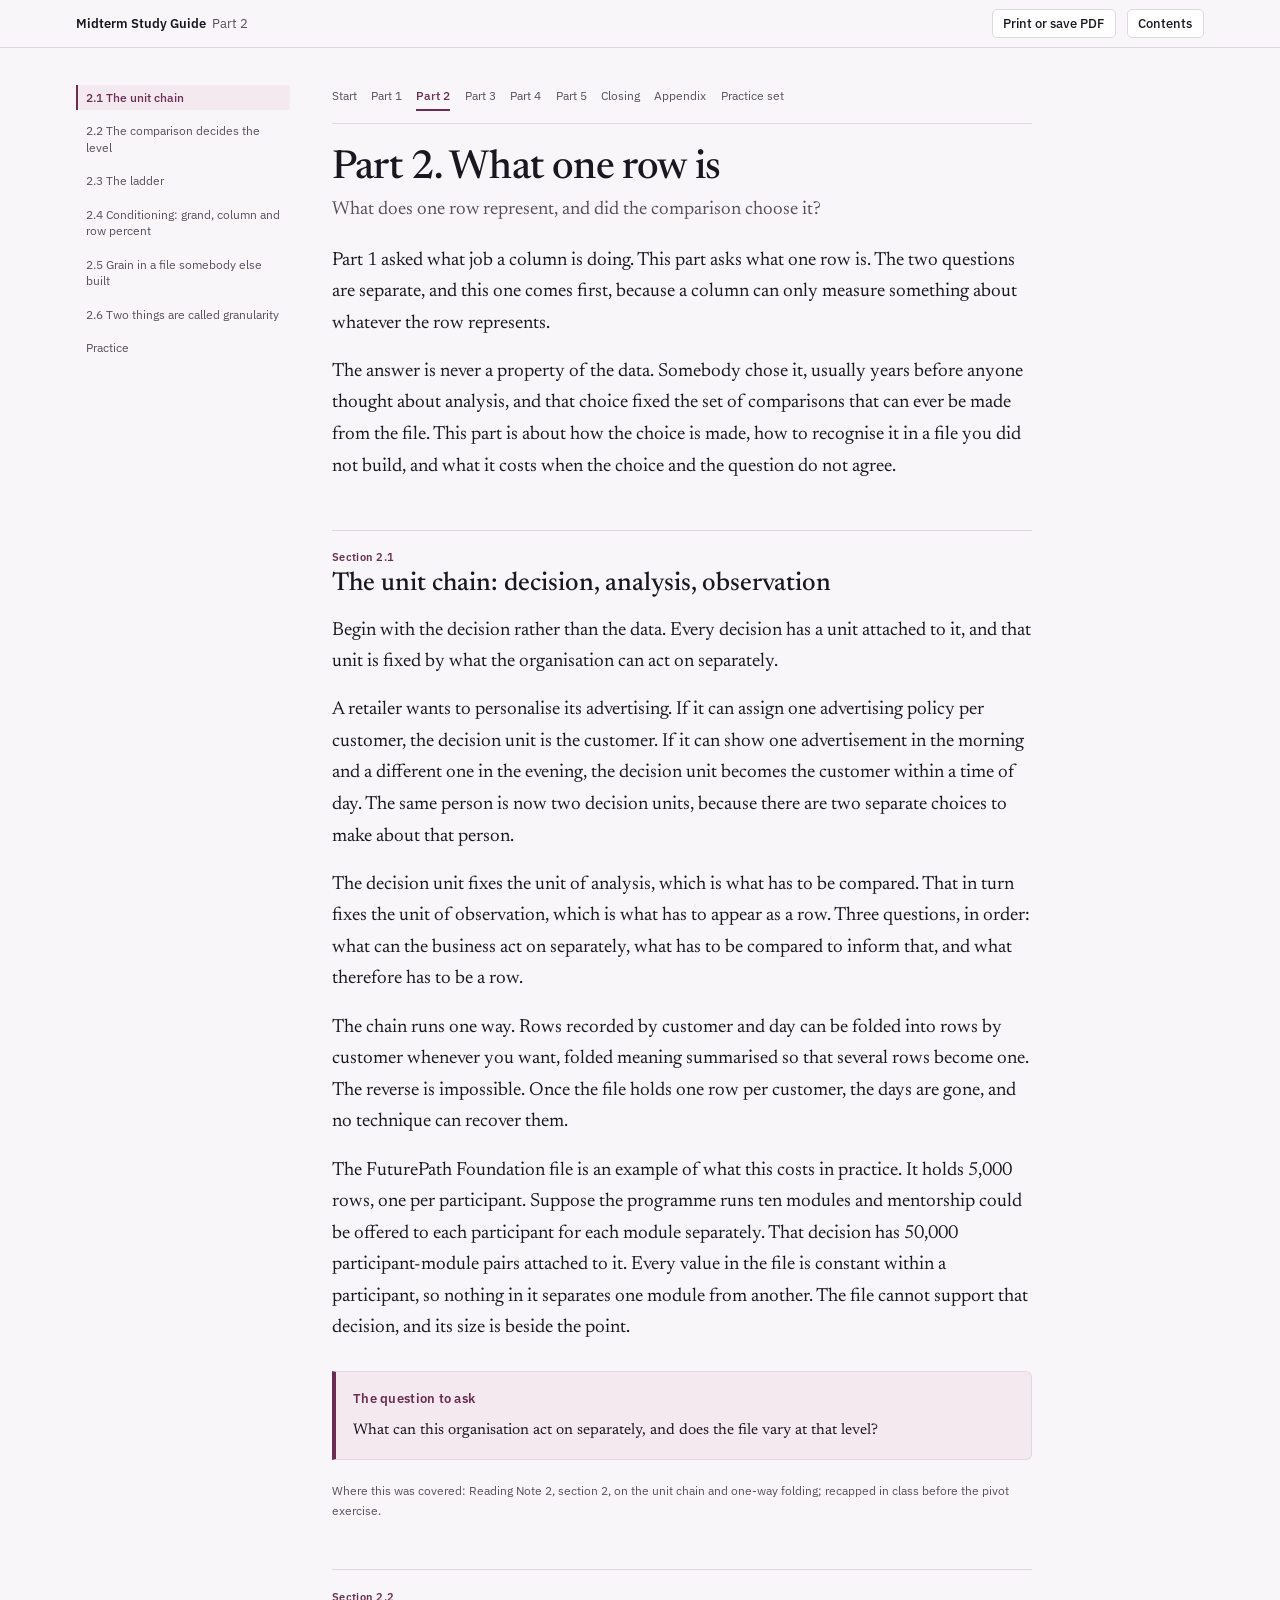
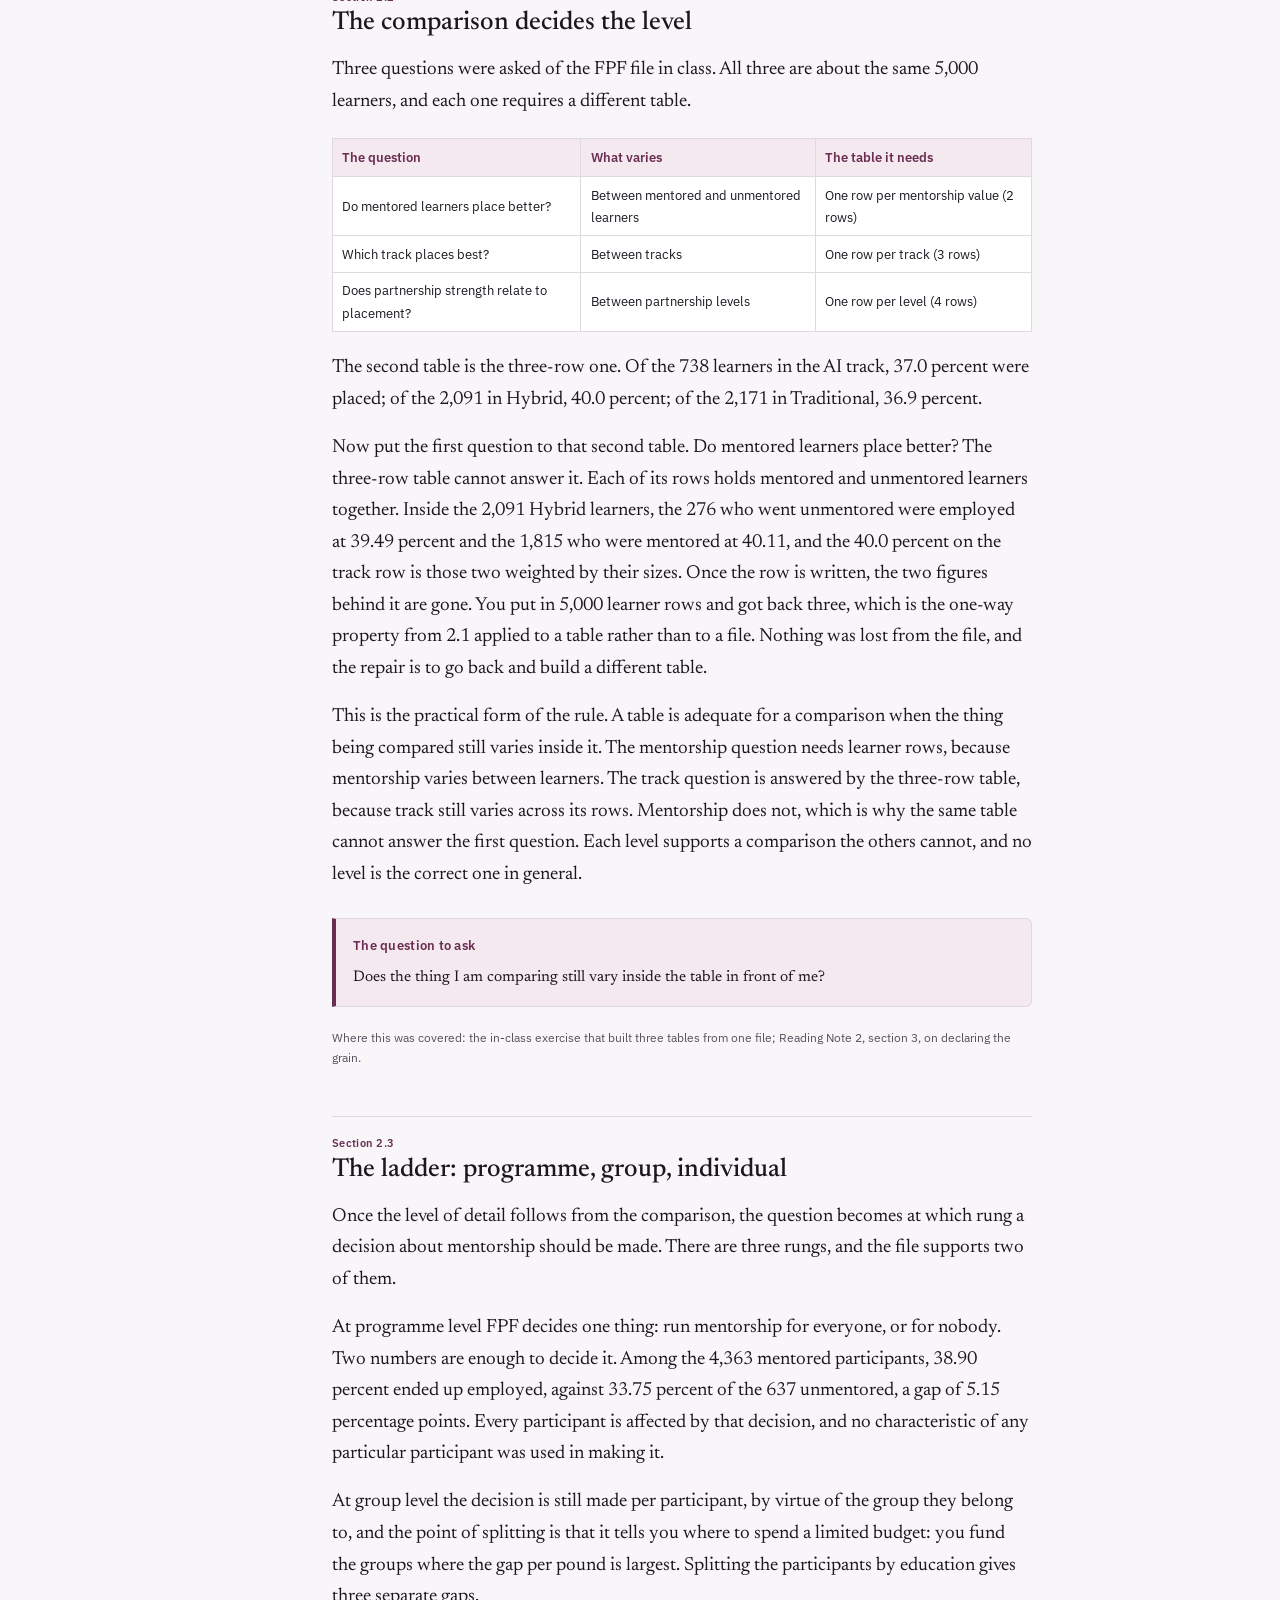
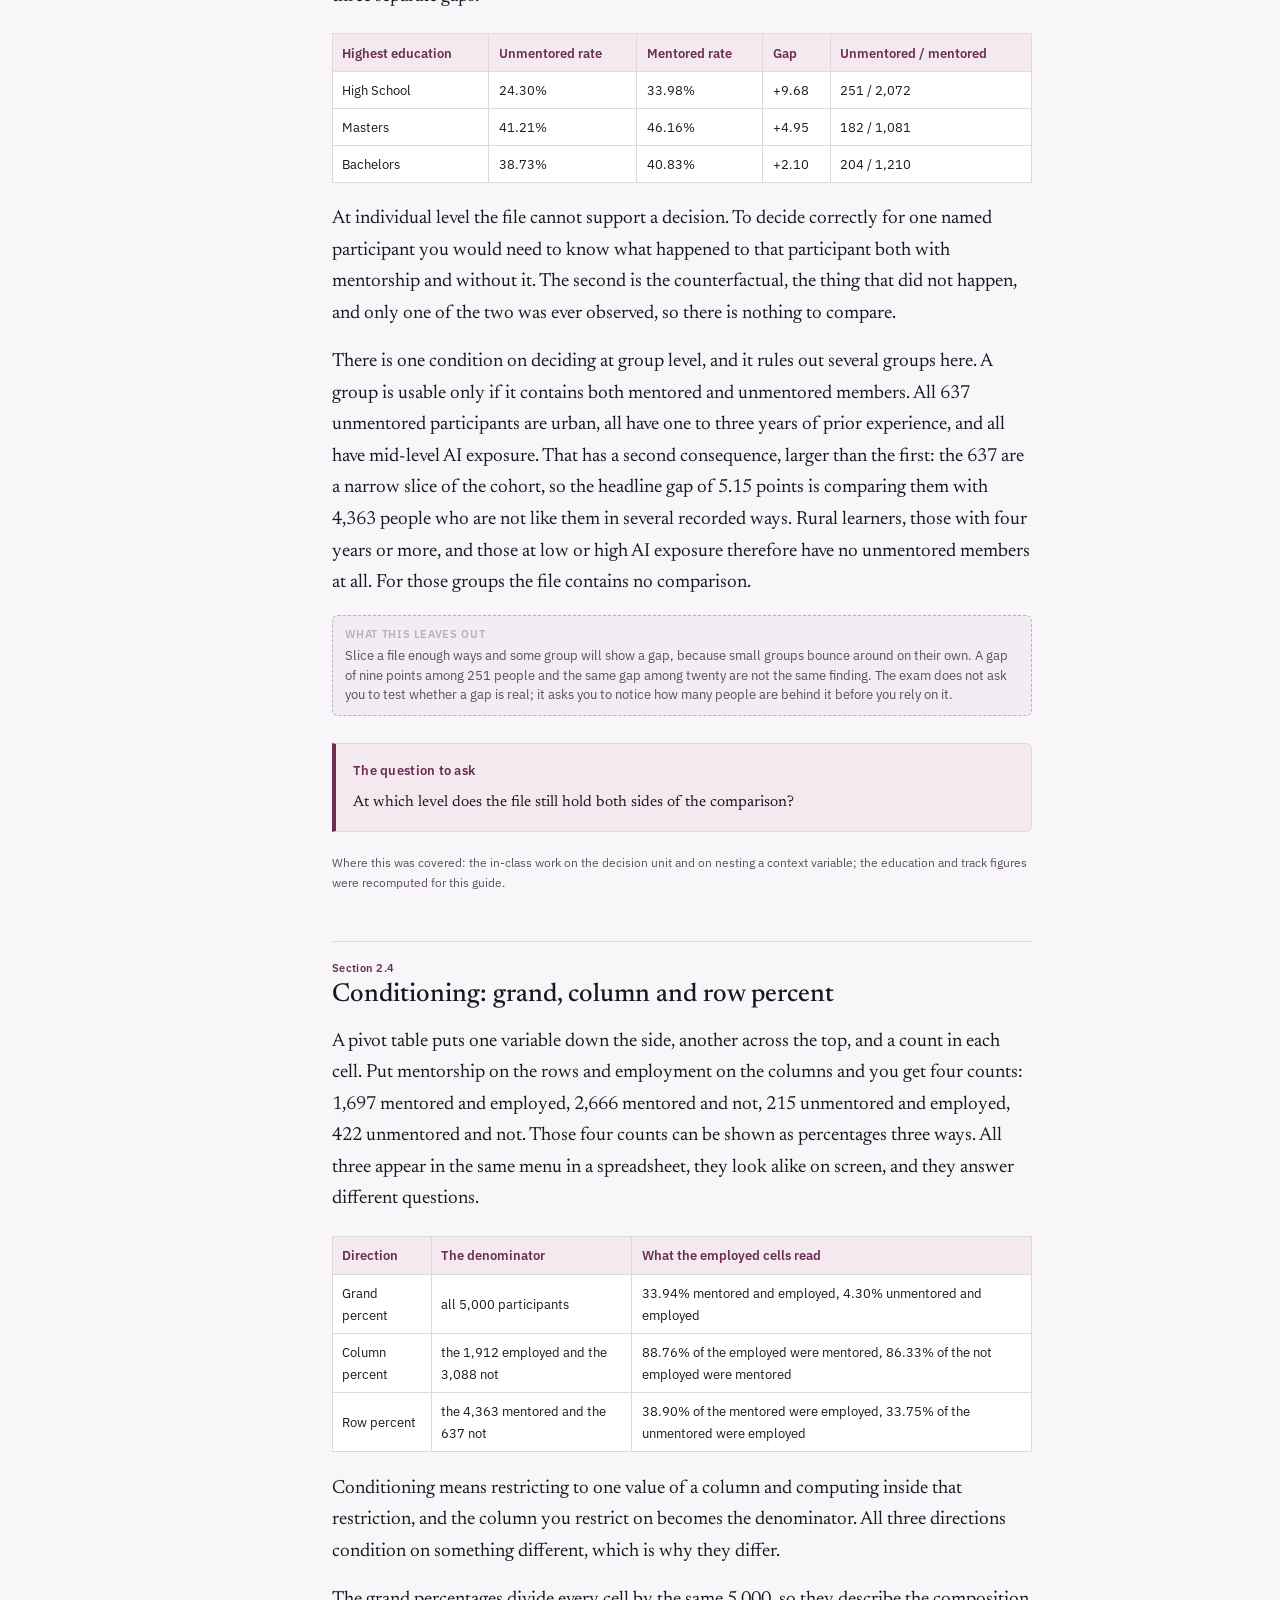
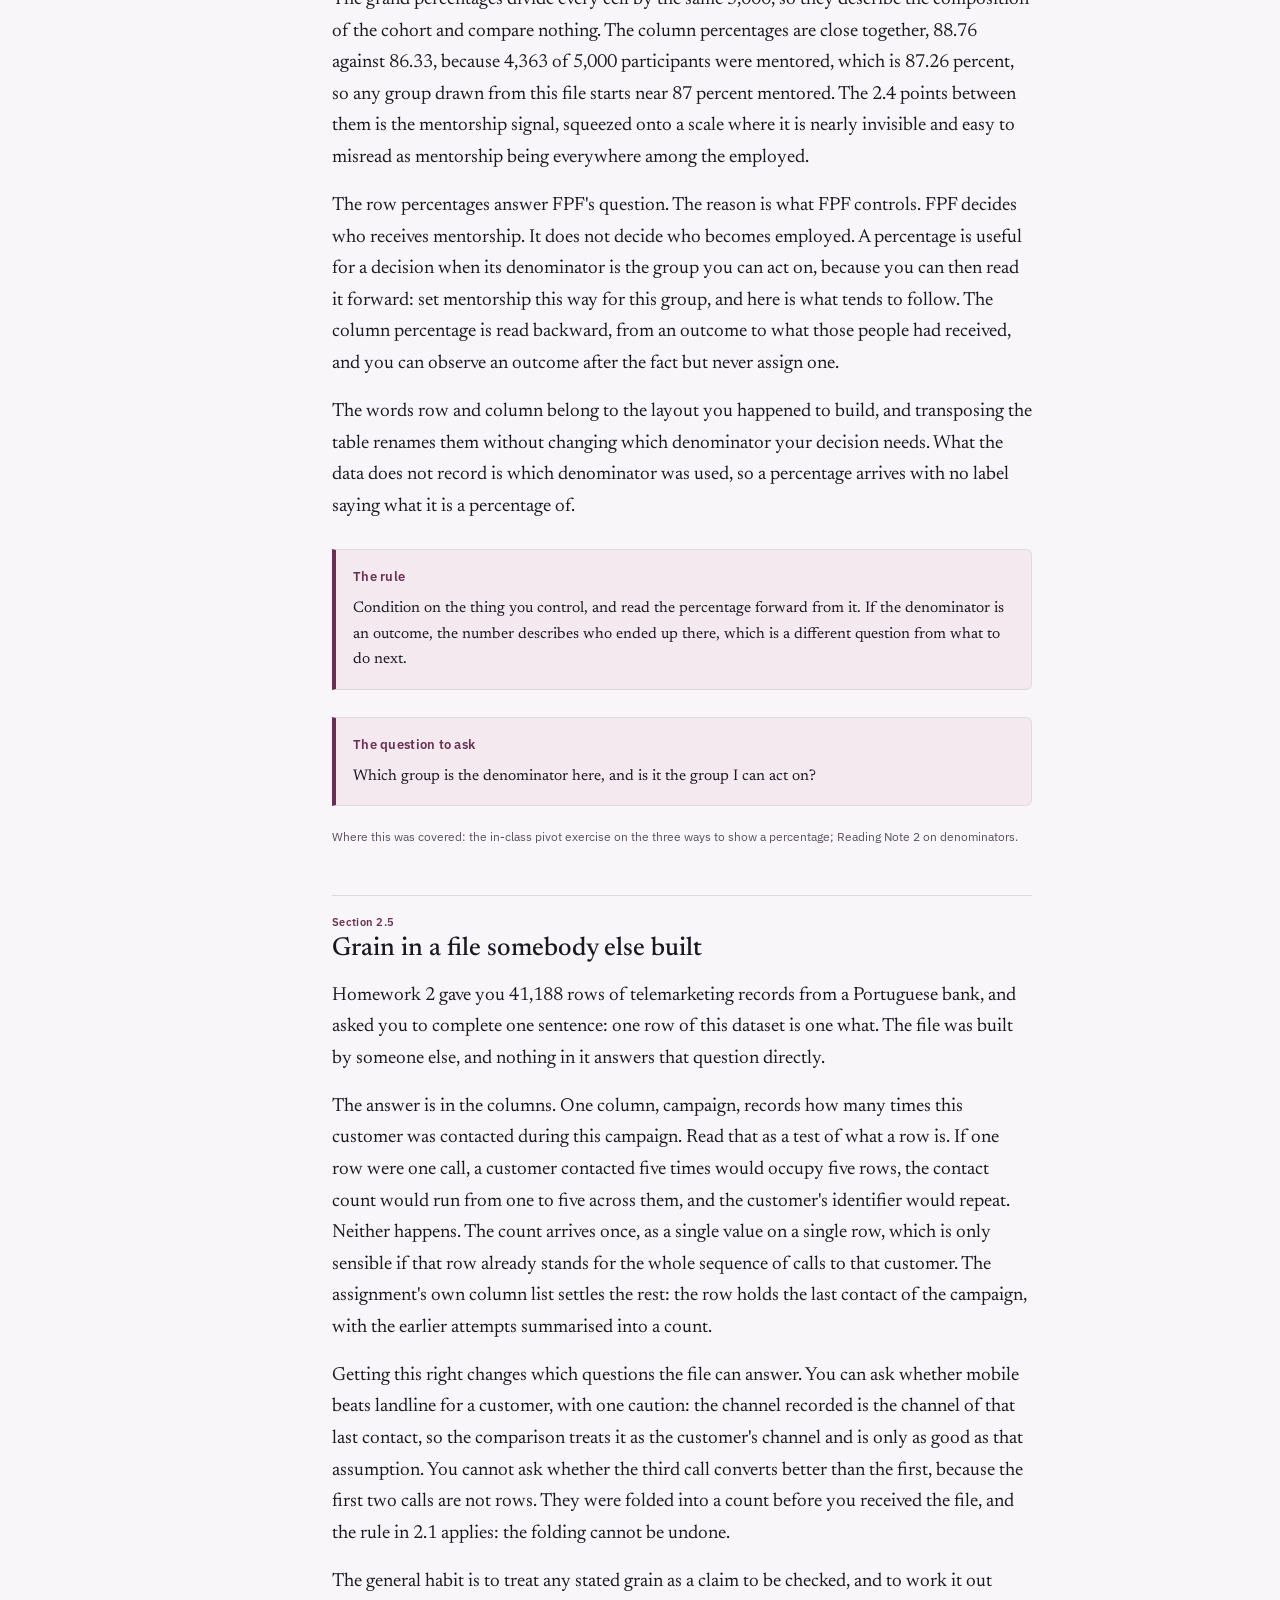
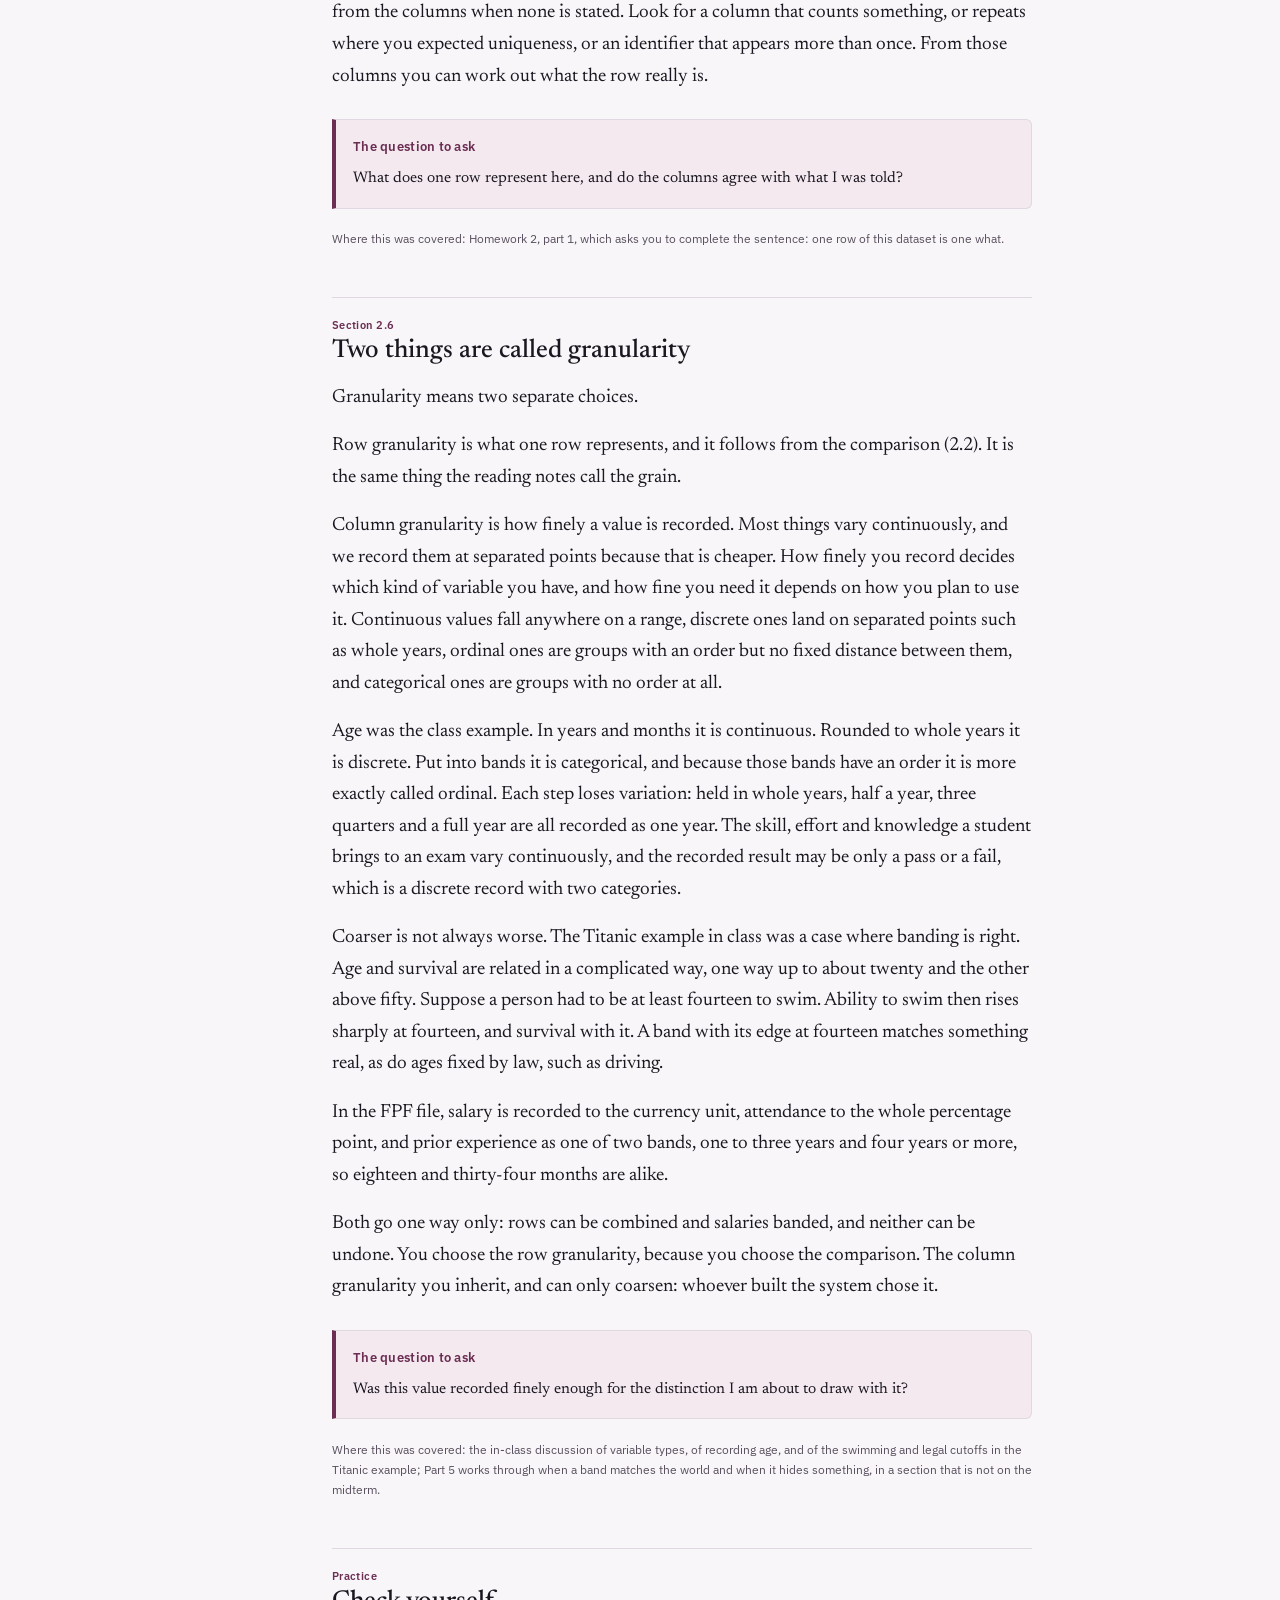
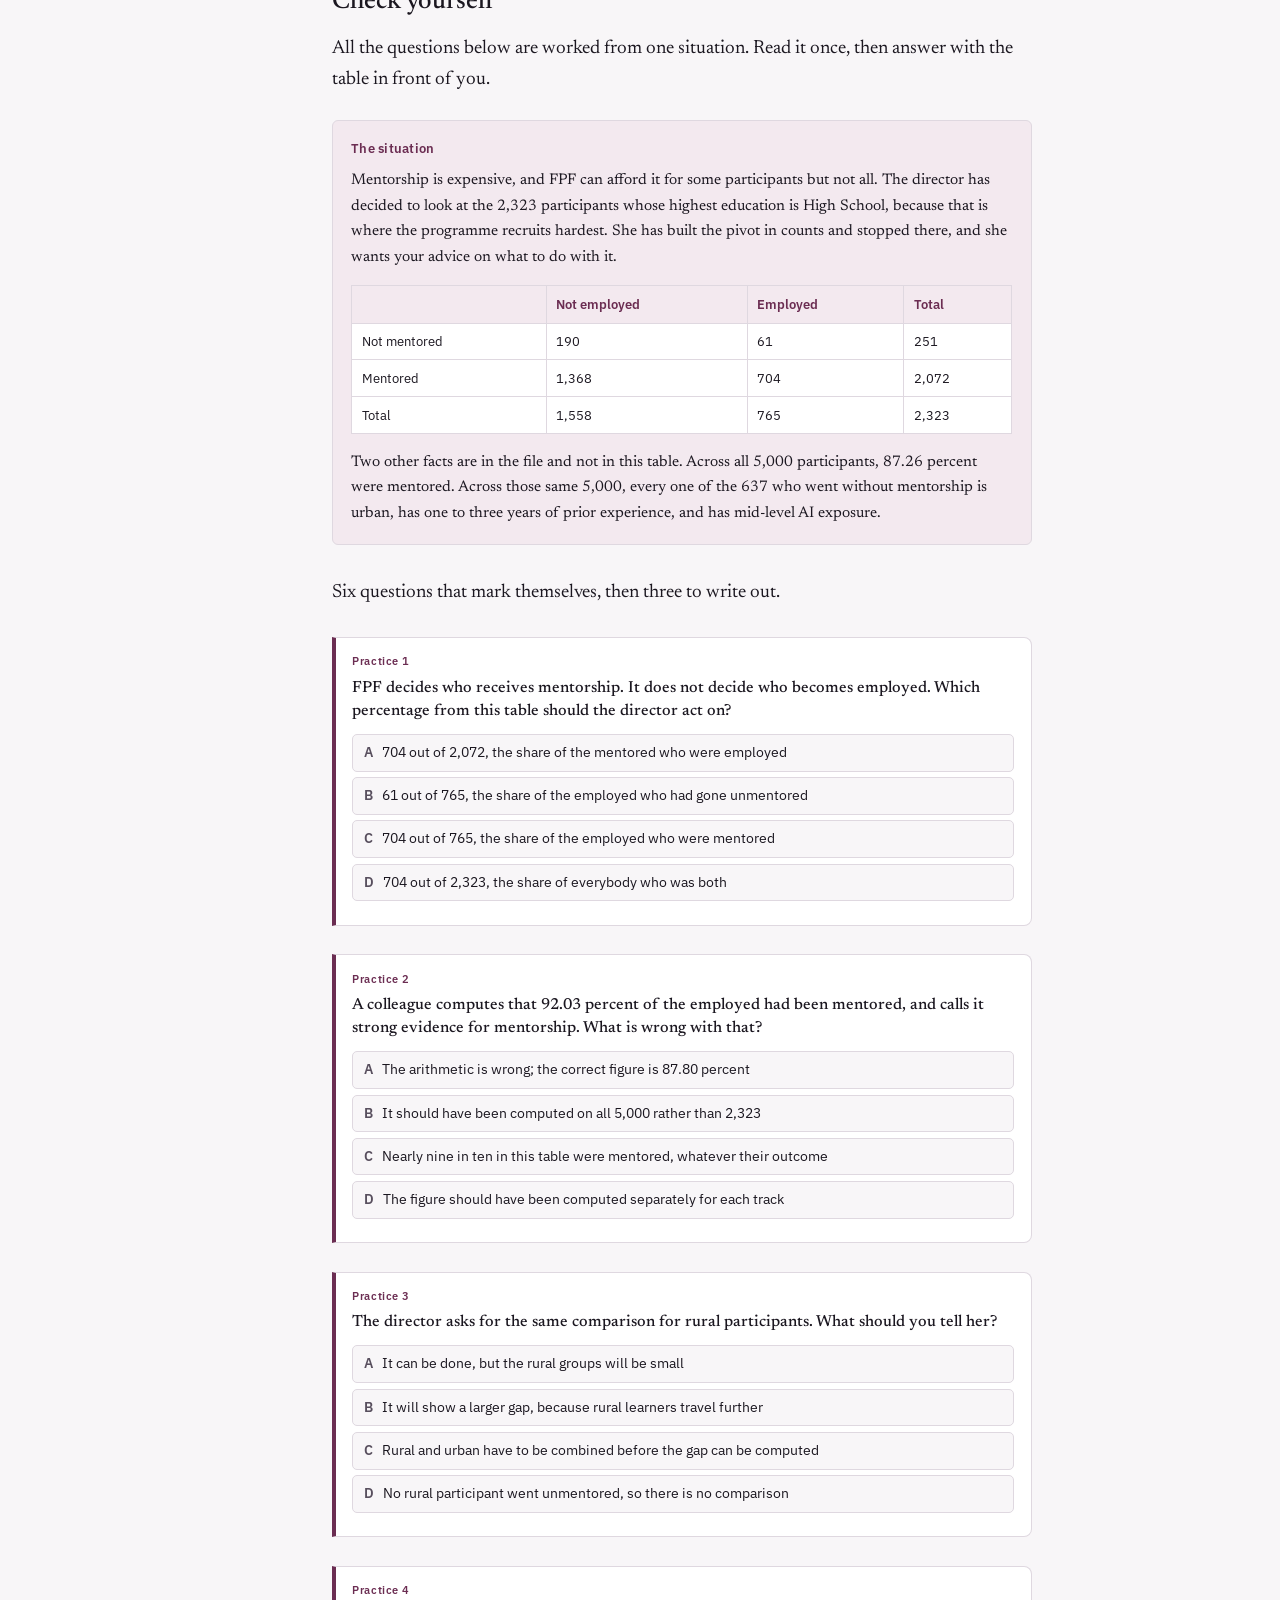
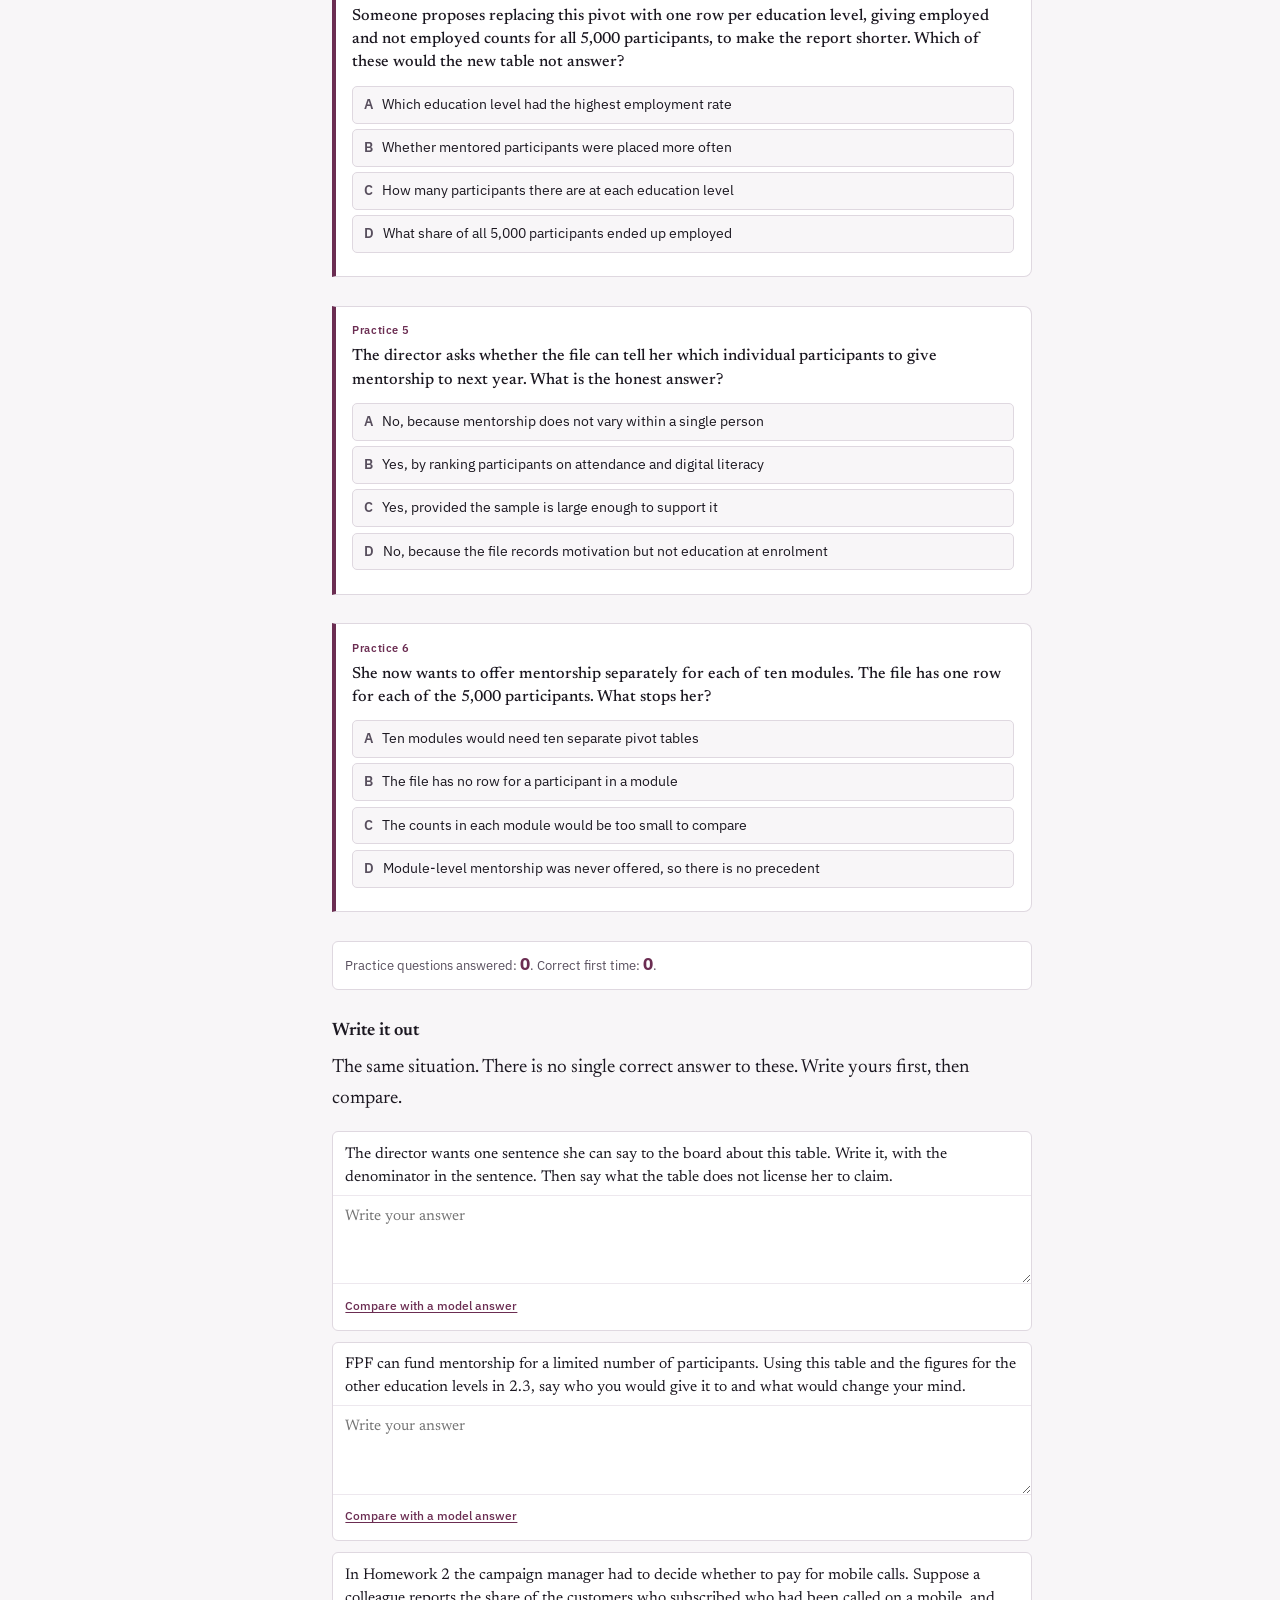
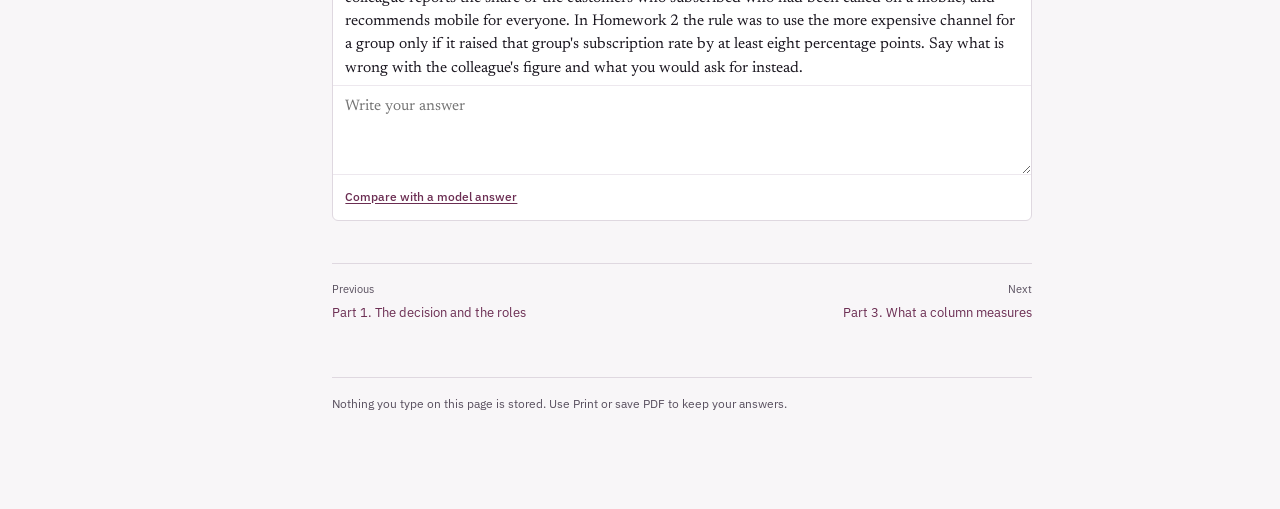
<file: docs/part2.html>
<!DOCTYPE html>
<html lang="en">
<head>
<meta charset="utf-8">
<meta name="viewport" content="width=device-width,initial-scale=1">
<title>Part 2. What one row is</title>
<link rel="preconnect" href="https://fonts.googleapis.com">
<link rel="preconnect" href="https://fonts.gstatic.com" crossorigin>
<link href="https://fonts.googleapis.com/css2?family=Newsreader:opsz,wght@6..72,400;6..72,500;6..72,600&family=IBM+Plex+Sans:wght@400;500;600&display=swap" rel="stylesheet">
<style>
:root{
 --ink:#1B1720;--soft:#584F5E;--paper:#F8F6F8;--card:#FFFFFF;--rule:#DFD8E0;--rule-soft:#EDE8EE;
 --accent:#6B2D52;--accent-wash:#F3E9EF;--accent-soft:#A8749A;
 --lost:#B9AEBE;--lost-wash:#F1EDF2;
 --ok-bg:#CBEBD5;--ok-ink:#0C5E2D;--no-bg:#F7E0DD;--no-ink:#9A3226;
 --serif:"Newsreader",Georgia,serif;--sans:"IBM Plex Sans",-apple-system,"Segoe UI",Roboto,sans-serif;}
*{box-sizing:border-box}
html{-webkit-text-size-adjust:100%;scroll-behavior:smooth}
@media (prefers-reduced-motion:reduce){html{scroll-behavior:auto}*{transition:none!important}}
body{margin:0;background:var(--paper);color:var(--ink);font-family:var(--serif);font-size:19px;line-height:1.66}
@media (max-width:640px){body{font-size:17.5px}}
.bar{position:sticky;top:0;z-index:60;background:rgba(248,246,248,.95);backdrop-filter:saturate(140%) blur(8px);border-bottom:1px solid var(--rule)}
.bar-in{max-width:1160px;margin:0 auto;padding:.55rem 1rem;display:flex;align-items:center;gap:.7rem}
.bar-t{font-family:var(--sans);font-size:.83rem;font-weight:600;white-space:nowrap;overflow:hidden;text-overflow:ellipsis}
.bar-t span{color:var(--soft);font-weight:400}
.bar-sp{flex:1}
.btn{font-family:var(--sans);font-size:.79rem;font-weight:500;color:var(--ink);background:var(--card);border:1px solid var(--rule);
 border-radius:5px;padding:.34rem .66rem;cursor:pointer;line-height:1.3}
.btn:hover{border-color:var(--accent);color:var(--accent)}
.btn:focus-visible{outline:2px solid var(--accent);outline-offset:2px}
.prog{position:absolute;left:0;bottom:-1px;height:2px;background:var(--accent);width:0}
@media (max-width:560px){.bar-t span{display:none}.btn{padding:.3rem .5rem;font-size:.73rem}}
.shell{max-width:1160px;margin:0 auto;padding:0 1rem;display:grid;grid-template-columns:214px minmax(0,1fr);gap:2.6rem;align-items:start}
@media (max-width:980px){.shell{grid-template-columns:minmax(0,1fr);gap:0}}
nav.toc{position:sticky;top:3.6rem;padding:1.7rem 0 3rem;font-family:var(--sans);font-size:.78rem;
 max-height:calc(100vh - 5rem);overflow-y:auto;overscroll-behavior:contain}
nav.toc ol{list-style:none;margin:0;padding:0}
nav.toc a{display:block;padding:.26rem .5rem;color:var(--soft);text-decoration:none;border-left:2px solid transparent;border-radius:0 3px 3px 0;line-height:1.35}
nav.toc a:hover{color:var(--ink);background:#F0EAF1}
nav.toc a.on{color:var(--accent);border-left-color:var(--accent);background:var(--accent-wash);font-weight:500}
@media (max-width:980px){nav.toc{position:fixed;inset:0 0 0 auto;width:min(305px,86vw);background:var(--card);border-left:1px solid var(--rule);
 padding:1rem 1rem 3rem;z-index:70;transform:translateX(100%);transition:transform .22s ease;box-shadow:-14px 0 34px rgba(27,23,32,.12);max-height:none}
 nav.toc.open{transform:none}}
.scrim{display:none}
@media (max-width:980px){.scrim.on{display:block;position:fixed;inset:0;background:rgba(27,23,32,.34);z-index:65}}
main{padding:2.2rem 0 6rem;max-width:70ch}
h1{font-weight:500;font-size:2.5rem;line-height:1.12;letter-spacing:-.015em;margin:.4rem 0 .3rem}
@media (max-width:640px){h1{font-size:1.95rem}}
.dek{font-size:1.18rem;color:var(--soft);margin:0 0 1.3rem;line-height:1.45}
h2{font-weight:500;font-size:1.62rem;line-height:1.22;margin:3rem 0 .9rem;padding-top:1.2rem;border-top:1px solid var(--rule)}
h2 .n{font-family:var(--sans);font-size:.71rem;font-weight:600;color:var(--accent);display:block;margin-bottom:.28rem;letter-spacing:.04em}
h3{font-weight:600;font-size:1.13rem;margin:1.9rem 0 .5rem;line-height:1.3}
h4{font-family:var(--sans);font-weight:600;font-size:.86rem;margin:1.35rem 0 .45rem;color:var(--soft)}
p{margin:0 0 1.05rem} ul{margin:0 0 1.1rem;padding-left:1.15rem} li{margin:0 0 .5rem}
.box{border:1px solid var(--rule);border-left:4px solid var(--accent);border-radius:0 6px 6px 0;padding:1rem 1.1rem;margin:1.7rem 0;background:var(--card)}
.box h4{margin:0 0 .5rem;font-size:.82rem;color:var(--accent);letter-spacing:.02em}
.box p{font-size:.96rem;margin-bottom:.6rem} .box p:last-child{margin-bottom:0}
.box.principle{background:var(--accent-wash)}
.box.warn{background:#FBF1E6;border-left-color:#A9772A} .box.warn h4{color:#A9772A}
.tw{overflow-x:auto;margin:1.3rem 0}
table{border-collapse:collapse;width:100%;font-family:var(--sans);font-size:.84rem;font-variant-numeric:tabular-nums;background:var(--card)}
@media (max-width:640px){table{font-size:.77rem}}
th{background:var(--accent-wash);font-weight:600;text-align:left;padding:.46rem .6rem;border:1px solid var(--rule);white-space:nowrap;color:var(--accent)}
td{padding:.42rem .6rem;border:1px solid var(--rule)}
table.txt td{white-space:normal}
caption{caption-side:bottom;font-family:var(--sans);font-size:.74rem;color:var(--soft);text-align:left;padding-top:.45rem;line-height:1.4}
td.win{background:var(--ok-bg);color:var(--ok-ink);font-weight:600}
td.lose{background:var(--no-bg);color:var(--no-ink);font-weight:600}
/* signature device: what the summary threw away */
.lostbox{border:1px dashed var(--lost);background:var(--lost-wash);border-radius:6px;padding:.6rem .8rem;margin:.9rem 0;
 font-family:var(--sans);font-size:.82rem;color:var(--soft);line-height:1.5}
.lostbox b{font-family:var(--sans);font-size:.67rem;font-weight:600;letter-spacing:.06em;text-transform:uppercase;
 color:var(--lost);display:block;margin-bottom:.25rem}
.demo{background:var(--card);border:1px solid var(--rule);border-radius:8px;margin:1.9rem 0;overflow:hidden}
.demo-h{padding:.9rem 1.1rem .2rem}
.demo-h h4{margin:0 0 .25rem;font-size:.83rem;color:var(--ink)}
.demo-h p{font-family:var(--sans);font-size:.85rem;color:var(--soft);margin:0 0 .75rem;line-height:1.45}
.pick{display:flex;flex-wrap:wrap;gap:.38rem;padding:0 1.1rem .85rem}
.pk{font-family:var(--sans);font-size:.77rem;font-weight:500;padding:.42rem .7rem;border-radius:5px;border:1px solid var(--rule);
 background:var(--paper);color:var(--soft);cursor:pointer;line-height:1.25}
.pk:hover{color:var(--ink)}
.pk[aria-pressed=true]{background:var(--accent);border-color:var(--accent);color:#fff}
.pk:focus-visible{outline:2px solid var(--accent);outline-offset:2px}
.demo-body{padding:0 1.1rem}
.demo-out{border-top:1px solid var(--rule);background:var(--paper);padding:.85rem 1.1rem}
.demo-out .k{font-family:var(--sans);font-size:.68rem;font-weight:600;color:var(--soft);margin-bottom:.3rem}
.demo-out .v{font-size:1rem;line-height:1.5}
.flag{font-family:var(--sans);font-size:.82rem;line-height:1.5;padding:.55rem .7rem;border-radius:5px;margin-top:.6rem}
.flag.bad{background:var(--no-bg);color:var(--no-ink)}
.flag.good{background:var(--ok-bg);color:var(--ok-ink)}
.flag.neutral{background:var(--accent-wash);color:var(--accent)}
svg.hist{width:100%;height:160px;display:block}
.kc{background:var(--card);border:1px solid var(--rule);border-left:4px solid var(--accent);border-radius:0 8px 8px 0;padding:.95rem 1.05rem;margin:1.8rem 0}
.kc .tag{font-family:var(--sans);font-size:.66rem;font-weight:600;color:var(--accent);letter-spacing:.05em;display:block;margin-bottom:.35rem}
.kc .q{font-size:1rem;line-height:1.45;margin:0 0 .7rem;font-weight:500}
.opts{display:grid;gap:.34rem;margin-bottom:.5rem}
.opt{display:flex;gap:.55rem;align-items:flex-start;font-family:var(--sans);font-size:.87rem;line-height:1.42;text-align:left;
 padding:.5rem .65rem;border:1px solid var(--rule);border-radius:5px;background:var(--paper);color:var(--ink);cursor:pointer;width:100%}
.opt:hover:not([disabled]){border-color:var(--accent-soft)}
.opt:focus-visible{outline:2px solid var(--accent);outline-offset:2px}
.opt .ltr{font-weight:600;color:var(--soft);flex:0 0 auto}
.opt.right{background:var(--ok-bg);border-color:#8CCBA1;color:var(--ok-ink)} .opt.right .ltr{color:var(--ok-ink)}
.opt.wrong{background:var(--no-bg);border-color:#DDA79E;color:var(--no-ink)} .opt.wrong .ltr{color:var(--no-ink)}
.opt[disabled]{cursor:default}
.fb{display:none;font-family:var(--sans);font-size:.84rem;line-height:1.5;padding:.55rem .7rem;border-radius:5px;background:var(--accent-wash);color:var(--ink)}
.fb.on{display:block} .fb b{color:var(--accent)}
.resp{border:1px solid var(--rule);border-radius:6px;background:var(--card);margin:0 0 .7rem;overflow:hidden}
.resp .p{padding:.65rem .8rem .35rem;font-size:.97rem;line-height:1.5}
.resp textarea{width:100%;border:none;border-top:1px solid var(--rule-soft);padding:.6rem .8rem;font-family:var(--serif);font-size:.95rem;
 line-height:1.5;resize:vertical;min-height:3.4rem;background:transparent;color:var(--ink);display:block}
.resp textarea:focus{outline:2px solid var(--accent);outline-offset:-2px;background:#FEFDFE}
.resp .f{padding:.35rem .8rem .5rem;border-top:1px solid var(--rule-soft)}
.rev{font-family:var(--sans);font-size:.75rem;font-weight:500;color:var(--accent);background:none;border:none;cursor:pointer;
 padding:.15rem 0;text-decoration:underline;text-underline-offset:2px}
.rev:focus-visible{outline:2px solid var(--accent);outline-offset:2px}
.ans{display:none;padding:.55rem .8rem .7rem;background:var(--accent-wash);border-top:1px solid var(--rule-soft);font-size:.93rem;line-height:1.5}
.ans.on{display:block}
.ans .k{font-family:var(--sans);font-size:.66rem;font-weight:600;color:var(--accent);display:block;margin-bottom:.2rem}
.score{font-family:var(--sans);font-size:.82rem;color:var(--soft);background:var(--card);border:1px solid var(--rule);border-radius:6px;
 padding:.6rem .8rem;margin:1.6rem 0}
.score b{color:var(--accent);font-size:1.05rem}
.end{font-family:var(--sans);font-size:.78rem;color:var(--soft);border-top:1px solid var(--rule);margin-top:3.4rem;padding-top:1rem;line-height:1.5}
.ref{font-family:var(--sans);font-size:.72rem;color:var(--soft);vertical-align:super}
@media print{.bar,nav.toc,.scrim,.rev,.pick,.opt,.btn{display:none!important}
 body{background:#fff;font-size:11pt}.shell{display:block;max-width:none;padding:0}main{max-width:none;padding:0}
 .resp textarea{border:1px solid #999;background:#fff;min-height:3.2rem}
 table,.box,.demo,.kc,.lostbox{break-inside:avoid}h2{break-after:avoid}}

/* ---- study guide additions ---- */
.gnav{font-family:var(--sans);font-size:.78rem;color:var(--soft);display:flex;flex-wrap:wrap;gap:.2rem .9rem;margin:0 0 1.4rem;padding:0 0 .8rem;border-bottom:1px solid var(--rule)}
.gnav a{color:var(--soft);text-decoration:none;padding:.15rem 0;border-bottom:2px solid transparent}
.gnav a:hover{color:var(--ink)}
.gnav a.here{color:var(--accent);border-bottom-color:var(--accent);font-weight:500}
.pn{display:flex;justify-content:space-between;gap:1rem;font-family:var(--sans);font-size:.84rem;margin:2.6rem 0 0;padding-top:1rem;border-top:1px solid var(--rule)}
.pn a{color:var(--accent);text-decoration:none}
.pn a:hover{text-decoration:underline}
.pn span{color:var(--soft);display:block;font-size:.7rem;margin-bottom:.15rem}
.date{font-family:var(--sans);font-size:.92rem;font-weight:500;color:var(--accent);background:var(--accent-wash);border:1px solid var(--rule);border-radius:6px;padding:.6rem .9rem;margin:0 0 1.6rem}
.grid{display:grid;grid-template-columns:1fr;gap:.7rem;margin:1.2rem 0 1.6rem}
.part{display:block;border:1px solid var(--rule);border-radius:6px;padding:.8rem 1rem;background:var(--card);text-decoration:none;color:var(--ink)}
.part:hover{border-color:var(--accent)}
.part b{display:block;font-family:var(--sans);font-size:.72rem;color:var(--accent);letter-spacing:.04em;margin-bottom:.2rem}
.part strong{font-weight:500;font-size:1.05rem;display:block;margin-bottom:.25rem}
.part span{font-family:var(--sans);font-size:.84rem;color:var(--soft);line-height:1.45}
.part ul{font-family:var(--sans);font-size:.8rem;color:var(--soft);margin:.5rem 0 0;padding-left:1.1rem}
.part li{margin:0 0 .18rem}
.src{font-family:var(--sans);font-size:.76rem;color:var(--soft);margin:-.4rem 0 1rem}
.gnav .soon{color:var(--lost);padding:.15rem 0}
.pn em{font-style:normal;color:var(--soft)}
.part.soon{opacity:.62;pointer-events:none}
.part .tag{font-family:var(--sans);font-size:.7rem;color:var(--lost);display:block;margin-top:.4rem}
.note{font-family:var(--sans);font-size:.84rem;color:var(--soft);margin:-1rem 0 1.6rem;line-height:1.5}

/* the mini-case that opens a practice section */
.case{border:1px solid var(--rule);border-radius:6px;padding:1.05rem 1.15rem .5rem;margin:1.5rem 0 2rem;background:var(--accent-wash)}
.case h4{margin:0 0 .55rem;font-size:.82rem;color:var(--accent);letter-spacing:.02em}
.case p{font-size:.96rem;margin:0 0 .6rem}
.case .tw{margin:.9rem 0 1rem}
.case table{background:var(--card)}

/* die-throw simulator, appendix only */
.sim{border:1px solid var(--rule);border-radius:6px;padding:1rem 1.1rem;margin:1.4rem 0;background:var(--card)}
.sim-row{display:flex;flex-wrap:wrap;gap:.5rem .8rem;align-items:center;font-family:var(--sans);font-size:.82rem;color:var(--soft)}
.sim-row select{font-family:var(--sans);font-size:.82rem;padding:.3rem .4rem;border:1px solid var(--rule);border-radius:4px;background:var(--paper);color:var(--ink)}
.sim-out{display:flex;flex-wrap:wrap;gap:1.4rem;margin:1rem 0 .4rem;font-family:var(--sans)}
.sim-out span{display:flex;flex-direction:column;font-size:.72rem;color:var(--soft);letter-spacing:.02em}
.sim-out b{font-size:1.28rem;font-weight:600;color:var(--accent);font-variant-numeric:tabular-nums;line-height:1.25}
.sim-chart .bars{display:flex;align-items:flex-end;gap:2px;height:110px;margin:.7rem 0 .25rem}
.sim-chart .bars i{flex:1;background:var(--accent-soft);border-radius:2px 2px 0 0;min-height:1px}
.sim-chart .axis{display:flex;justify-content:space-between;font-family:var(--sans);font-size:.7rem;color:var(--soft);border-top:1px solid var(--rule);padding-top:.25rem}
.sim-note{font-family:var(--sans);font-size:.78rem;color:var(--soft);margin:.6rem 0 0}

/* sections collapsed off the exam */
.muted details{border-top:1px solid var(--rule);margin:3rem 0 0}
.muted summary{list-style:none;cursor:pointer;font-weight:500;font-size:1.62rem;line-height:1.22;padding:1.2rem 0 .9rem;color:var(--soft)}
.muted summary::-webkit-details-marker{display:none}
.muted summary::after{content:"Show";font-family:var(--sans);font-size:.72rem;font-weight:600;color:var(--accent);border:1px solid var(--rule);border-radius:4px;padding:.2rem .5rem;margin-left:.6rem;white-space:nowrap;vertical-align:middle}
.muted details[open] summary::after{content:"Hide"}
.muted summary .n{font-family:var(--sans);font-size:.71rem;font-weight:600;color:var(--accent);display:block;margin-bottom:.28rem;letter-spacing:.04em}
.muted summary .n i{font-style:normal;color:var(--soft);background:var(--rule-soft);border-radius:3px;padding:.1rem .4rem;margin-left:.5rem;letter-spacing:.02em}
.muted details[open] summary{color:var(--ink)}
@media print{.muted details{display:none}}

</style>
</head>
<body>
<div class="bar"><div class="bar-in">
 <div class="bar-t">Midterm Study Guide <span>&nbsp;Part 2</span></div>
 <div class="bar-sp"></div>
 <button class="btn" id="printBtn" type="button">Print or save PDF</button>
 <button class="btn" id="tocBtn" type="button" aria-expanded="false">Contents</button>
</div><div class="prog" id="prog"></div></div>
<div class="scrim" id="scrim"></div>
<div class="shell">
<nav class="toc" id="toc" aria-label="Contents"><ol>
<li><a href="#s1">2.1 The unit chain</a></li>
<li><a href="#s2">2.2 The comparison decides the level</a></li>
<li><a href="#s3">2.3 The ladder</a></li>
<li><a href="#s4">2.4 Conditioning: grand, column and row percent</a></li>
<li><a href="#s5">2.5 Grain in a file somebody else built</a></li>
<li><a href="#s6">2.6 Two things are called granularity</a></li>
<li><a href="#practice">Practice</a></li>
</ol></nav>
<main>
<div class="gnav"><a href="index.html">Start</a><a href="part1.html">Part 1</a><a href="part2.html" class="here">Part 2</a><a href="part3.html">Part 3</a><a href="part4.html">Part 4</a><a href="part5.html">Part 5</a><a href="closing.html">Closing</a><a href="appendix.html">Appendix</a><a href="practice.html">Practice set</a></div>

<h1>Part 2. What one row is</h1>
<p class="dek">What does one row represent, and did the comparison choose it?</p>

<p>Part 1 asked what job a column is doing. This part asks what one row is. The two questions are separate, and this one comes first, because a column can only measure something about whatever the row represents.</p>
<p>The answer is never a property of the data. Somebody chose it, usually years before anyone thought about analysis, and that choice fixed the set of comparisons that can ever be made from the file. This part is about how the choice is made, how to recognise it in a file you did not build, and what it costs when the choice and the question do not agree.</p>
<section id="s1"><h2><span class="n">Section 2.1</span>The unit chain: decision, analysis, observation</h2>

<p>Begin with the decision rather than the data. Every decision has a unit attached to it, and that unit is fixed by what the organisation can act on separately.</p>
<p>A retailer wants to personalise its advertising. If it can assign one advertising policy per customer, the decision unit is the customer. If it can show one advertisement in the morning and a different one in the evening, the decision unit becomes the customer within a time of day. The same person is now two decision units, because there are two separate choices to make about that person.</p>
<p>The decision unit fixes the unit of analysis, which is what has to be compared. That in turn fixes the unit of observation, which is what has to appear as a row. Three questions, in order: what can the business act on separately, what has to be compared to inform that, and what therefore has to be a row.</p>
<p>The chain runs one way. Rows recorded by customer and day can be folded into rows by customer whenever you want, folded meaning summarised so that several rows become one. The reverse is impossible. Once the file holds one row per customer, the days are gone, and no technique can recover them.</p>
<p>The FuturePath Foundation file is an example of what this costs in practice. It holds 5,000 rows, one per participant. Suppose the programme runs ten modules and mentorship could be offered to each participant for each module separately. That decision has 50,000 participant-module pairs attached to it. Every value in the file is constant within a participant, so nothing in it separates one module from another. The file cannot support that decision, and its size is beside the point.</p>
<div class="box principle"><h4>The question to ask</h4><p>What can this organisation act on separately, and does the file vary at that level?</p></div>
<p class="src">Where this was covered: Reading Note 2, section 2, on the unit chain and one-way folding; recapped in class before the pivot exercise.</p>
</section>
<section id="s2"><h2><span class="n">Section 2.2</span>The comparison decides the level</h2>

<p>Three questions were asked of the FPF file in class. All three are about the same 5,000 learners, and each one requires a different table.</p>
<div class="tw"><table><thead><tr><th>The question</th><th>What varies</th><th>The table it needs</th></tr></thead><tbody><tr><td>Do mentored learners place better?</td><td>Between mentored and unmentored learners</td><td>One row per mentorship value (2 rows)</td></tr><tr><td>Which track places best?</td><td>Between tracks</td><td>One row per track (3 rows)</td></tr><tr><td>Does partnership strength relate to placement?</td><td>Between partnership levels</td><td>One row per level (4 rows)</td></tr></tbody></table></div>

<p>The second table is the three-row one. Of the 738 learners in the AI track, 37.0 percent were placed; of the 2,091 in Hybrid, 40.0 percent; of the 2,171 in Traditional, 36.9 percent.</p>
<p>Now put the first question to that second table. Do mentored learners place better? The three-row table cannot answer it. Each of its rows holds mentored and unmentored learners together. Inside the 2,091 Hybrid learners, the 276 who went unmentored were employed at 39.49 percent and the 1,815 who were mentored at 40.11, and the 40.0 percent on the track row is those two weighted by their sizes. Once the row is written, the two figures behind it are gone. You put in 5,000 learner rows and got back three, which is the one-way property from 2.1 applied to a table rather than to a file. Nothing was lost from the file, and the repair is to go back and build a different table.</p>
<p>This is the practical form of the rule. A table is adequate for a comparison when the thing being compared still varies inside it. The mentorship question needs learner rows, because mentorship varies between learners. The track question is answered by the three-row table, because track still varies across its rows. Mentorship does not, which is why the same table cannot answer the first question. Each level supports a comparison the others cannot, and no level is the correct one in general.</p>
<div class="box principle"><h4>The question to ask</h4><p>Does the thing I am comparing still vary inside the table in front of me?</p></div>
<p class="src">Where this was covered: the in-class exercise that built three tables from one file; Reading Note 2, section 3, on declaring the grain.</p>
</section>
<section id="s3"><h2><span class="n">Section 2.3</span>The ladder: programme, group, individual</h2>

<p>Once the level of detail follows from the comparison, the question becomes at which rung a decision about mentorship should be made. There are three rungs, and the file supports two of them.</p>
<p>At programme level FPF decides one thing: run mentorship for everyone, or for nobody. Two numbers are enough to decide it. Among the 4,363 mentored participants, 38.90 percent ended up employed, against 33.75 percent of the 637 unmentored, a gap of 5.15 percentage points. Every participant is affected by that decision, and no characteristic of any particular participant was used in making it.</p>
<p>At group level the decision is still made per participant, by virtue of the group they belong to, and the point of splitting is that it tells you where to spend a limited budget: you fund the groups where the gap per pound is largest. Splitting the participants by education gives three separate gaps.</p>
<div class="tw"><table><thead><tr><th>Highest education</th><th>Unmentored rate</th><th>Mentored rate</th><th>Gap</th><th>Unmentored / mentored</th></tr></thead><tbody><tr><td>High School</td><td>24.30%</td><td>33.98%</td><td>+9.68</td><td>251 / 2,072</td></tr><tr><td>Masters</td><td>41.21%</td><td>46.16%</td><td>+4.95</td><td>182 / 1,081</td></tr><tr><td>Bachelors</td><td>38.73%</td><td>40.83%</td><td>+2.10</td><td>204 / 1,210</td></tr></tbody></table></div>

<p>At individual level the file cannot support a decision. To decide correctly for one named participant you would need to know what happened to that participant both with mentorship and without it. The second is the counterfactual, the thing that did not happen, and only one of the two was ever observed, so there is nothing to compare.</p>
<p>There is one condition on deciding at group level, and it rules out several groups here. A group is usable only if it contains both mentored and unmentored members. All 637 unmentored participants are urban, all have one to three years of prior experience, and all have mid-level AI exposure. That has a second consequence, larger than the first: the 637 are a narrow slice of the cohort, so the headline gap of 5.15 points is comparing them with 4,363 people who are not like them in several recorded ways. Rural learners, those with four years or more, and those at low or high AI exposure therefore have no unmentored members at all. For those groups the file contains no comparison.</p>
<div class="lostbox"><b>What this leaves out</b>Slice a file enough ways and some group will show a gap, because small groups bounce around on their own. A gap of nine points among 251 people and the same gap among twenty are not the same finding. The exam does not ask you to test whether a gap is real; it asks you to notice how many people are behind it before you rely on it.</div>
<div class="box principle"><h4>The question to ask</h4><p>At which level does the file still hold both sides of the comparison?</p></div>
<p class="src">Where this was covered: the in-class work on the decision unit and on nesting a context variable; the education and track figures were recomputed for this guide.</p>
</section>
<section id="s4"><h2><span class="n">Section 2.4</span>Conditioning: grand, column and row percent</h2>

<p>A pivot table puts one variable down the side, another across the top, and a count in each cell. Put mentorship on the rows and employment on the columns and you get four counts: 1,697 mentored and employed, 2,666 mentored and not, 215 unmentored and employed, 422 unmentored and not. Those four counts can be shown as percentages three ways. All three appear in the same menu in a spreadsheet, they look alike on screen, and they answer different questions.</p>
<div class="tw"><table><thead><tr><th>Direction</th><th>The denominator</th><th>What the employed cells read</th></tr></thead><tbody><tr><td>Grand percent</td><td>all 5,000 participants</td><td>33.94% mentored and employed, 4.30% unmentored and employed</td></tr><tr><td>Column percent</td><td>the 1,912 employed and the 3,088 not</td><td>88.76% of the employed were mentored, 86.33% of the not employed were mentored</td></tr><tr><td>Row percent</td><td>the 4,363 mentored and the 637 not</td><td>38.90% of the mentored were employed, 33.75% of the unmentored were employed</td></tr></tbody></table></div>

<p>Conditioning means restricting to one value of a column and computing inside that restriction, and the column you restrict on becomes the denominator. All three directions condition on something different, which is why they differ.</p>
<p>The grand percentages divide every cell by the same 5,000, so they describe the composition of the cohort and compare nothing. The column percentages are close together, 88.76 against 86.33, because 4,363 of 5,000 participants were mentored, which is 87.26 percent, so any group drawn from this file starts near 87 percent mentored. The 2.4 points between them is the mentorship signal, squeezed onto a scale where it is nearly invisible and easy to misread as mentorship being everywhere among the employed.</p>
<p>The row percentages answer FPF's question. The reason is what FPF controls. FPF decides who receives mentorship. It does not decide who becomes employed. A percentage is useful for a decision when its denominator is the group you can act on, because you can then read it forward: set mentorship this way for this group, and here is what tends to follow. The column percentage is read backward, from an outcome to what those people had received, and you can observe an outcome after the fact but never assign one.</p>
<p>The words row and column belong to the layout you happened to build, and transposing the table renames them without changing which denominator your decision needs. What the data does not record is which denominator was used, so a percentage arrives with no label saying what it is a percentage of.</p>
<div class="box principle"><h4>The rule</h4><p>Condition on the thing you control, and read the percentage forward from it. If the denominator is an outcome, the number describes who ended up there, which is a different question from what to do next.</p></div>
<div class="box principle"><h4>The question to ask</h4><p>Which group is the denominator here, and is it the group I can act on?</p></div>
<p class="src">Where this was covered: the in-class pivot exercise on the three ways to show a percentage; Reading Note 2 on denominators.</p>
</section>
<section id="s5"><h2><span class="n">Section 2.5</span>Grain in a file somebody else built</h2>

<p>Homework 2 gave you 41,188 rows of telemarketing records from a Portuguese bank, and asked you to complete one sentence: one row of this dataset is one what. The file was built by someone else, and nothing in it answers that question directly.</p>
<p>The answer is in the columns. One column, campaign, records how many times this customer was contacted during this campaign. Read that as a test of what a row is. If one row were one call, a customer contacted five times would occupy five rows, the contact count would run from one to five across them, and the customer's identifier would repeat. Neither happens. The count arrives once, as a single value on a single row, which is only sensible if that row already stands for the whole sequence of calls to that customer. The assignment's own column list settles the rest: the row holds the last contact of the campaign, with the earlier attempts summarised into a count.</p>
<p>Getting this right changes which questions the file can answer. You can ask whether mobile beats landline for a customer, with one caution: the channel recorded is the channel of that last contact, so the comparison treats it as the customer's channel and is only as good as that assumption. You cannot ask whether the third call converts better than the first, because the first two calls are not rows. They were folded into a count before you received the file, and the rule in 2.1 applies: the folding cannot be undone.</p>
<p>The general habit is to treat any stated grain as a claim to be checked, and to work it out from the columns when none is stated. Look for a column that counts something, or repeats where you expected uniqueness, or an identifier that appears more than once. From those columns you can work out what the row really is.</p>
<div class="box principle"><h4>The question to ask</h4><p>What does one row represent here, and do the columns agree with what I was told?</p></div>
<p class="src">Where this was covered: Homework 2, part 1, which asks you to complete the sentence: one row of this dataset is one what.</p>
</section>
<section id="s6"><h2><span class="n">Section 2.6</span>Two things are called granularity</h2>

<p>Granularity means two separate choices.</p>
<p>Row granularity is what one row represents, and it follows from the comparison (2.2). It is the same thing the reading notes call the grain.</p>
<p>Column granularity is how finely a value is recorded. Most things vary continuously, and we record them at separated points because that is cheaper. How finely you record decides which kind of variable you have, and how fine you need it depends on how you plan to use it. Continuous values fall anywhere on a range, discrete ones land on separated points such as whole years, ordinal ones are groups with an order but no fixed distance between them, and categorical ones are groups with no order at all.</p>
<p>Age was the class example. In years and months it is continuous. Rounded to whole years it is discrete. Put into bands it is categorical, and because those bands have an order it is more exactly called ordinal. Each step loses variation: held in whole years, half a year, three quarters and a full year are all recorded as one year. The skill, effort and knowledge a student brings to an exam vary continuously, and the recorded result may be only a pass or a fail, which is a discrete record with two categories.</p>
<p>Coarser is not always worse. The Titanic example in class was a case where banding is right. Age and survival are related in a complicated way, one way up to about twenty and the other above fifty. Suppose a person had to be at least fourteen to swim. Ability to swim then rises sharply at fourteen, and survival with it. A band with its edge at fourteen matches something real, as do ages fixed by law, such as driving.</p>
<p>In the FPF file, salary is recorded to the currency unit, attendance to the whole percentage point, and prior experience as one of two bands, one to three years and four years or more, so eighteen and thirty-four months are alike.</p>
<p>Both go one way only: rows can be combined and salaries banded, and neither can be undone. You choose the row granularity, because you choose the comparison. The column granularity you inherit, and can only coarsen: whoever built the system chose it.</p>
<div class="box principle"><h4>The question to ask</h4><p>Was this value recorded finely enough for the distinction I am about to draw with it?</p></div>
<p class="src">Where this was covered: the in-class discussion of variable types, of recording age, and of the swimming and legal cutoffs in the Titanic example; Part 5 works through when a band matches the world and when it hides something, in a section that is not on the midterm.</p>
</section>

<section id="practice">
<h2><span class="n">Practice</span>Check yourself</h2>
<p>All the questions below are worked from one situation. Read it once, then answer with the table in front of you.</p>
<div class="case"><h4>The situation</h4><p>Mentorship is expensive, and FPF can afford it for some participants but not all. The director has decided to look at the 2,323 participants whose highest education is High School, because that is where the programme recruits hardest. She has built the pivot in counts and stopped there, and she wants your advice on what to do with it.</p><div class="tw"><table><thead><tr><th></th><th>Not employed</th><th>Employed</th><th>Total</th></tr></thead><tbody><tr><td>Not mentored</td><td>190</td><td>61</td><td>251</td></tr><tr><td>Mentored</td><td>1,368</td><td>704</td><td>2,072</td></tr><tr><td>Total</td><td>1,558</td><td>765</td><td>2,323</td></tr></tbody></table></div>
<p>Two other facts are in the file and not in this table. Across all 5,000 participants, 87.26 percent were mentored. Across those same 5,000, every one of the 637 who went without mentorship is urban, has one to three years of prior experience, and has mid-level AI exposure.</p></div>

<p>Six questions that mark themselves, then three to write out.</p>
<div class="kc" data-id="p2-k1" data-h="c019edf0"><span class="tag">Practice 1</span><p class="q">FPF decides who receives mentorship. It does not decide who becomes employed. Which percentage from this table should the director act on?</p><div class="opts"><button class="opt" data-a="0"><span class="ltr">A</span><span>704 out of 2,072, the share of the mentored who were employed</span></button><button class="opt" data-a="1"><span class="ltr">B</span><span>61 out of 765, the share of the employed who had gone unmentored</span></button><button class="opt" data-a="2"><span class="ltr">C</span><span>704 out of 765, the share of the employed who were mentored</span></button><button class="opt" data-a="3"><span class="ltr">D</span><span>704 out of 2,323, the share of everybody who was both</span></button></div><div class="fb"><b>Why:</b> Read forward from the thing FPF controls. That gives 33.98 percent against 24.30 percent for the unmentored, a gap of 9.68 points.<ol class="why-opts"><li class="ok"><span class="ltr">A</span><span>The denominator is the group FPF can act on, so you can read it forward: 33.98 percent against 24.30 for the unmentored.</span></li><li><span class="ltr">B</span><span>The denominator is an outcome. It describes who the employed turn out to be, and FPF cannot assign employment.</span></li><li><span class="ltr">C</span><span>The same fault, and this is the figure the next question is about: 92.03 percent, high because almost everybody was mentored.</span></li><li><span class="ltr">D</span><span>A joint share of everybody. There is no second group on the same denominator, so it compares nothing.</span></li></ol></div></div>
<div class="kc" data-id="p2-k2" data-h="dfaa8fef"><span class="tag">Practice 2</span><p class="q">A colleague computes that 92.03 percent of the employed had been mentored, and calls it strong evidence for mentorship. What is wrong with that?</p><div class="opts"><button class="opt" data-a="0"><span class="ltr">A</span><span>The arithmetic is wrong; the correct figure is 87.80 percent</span></button><button class="opt" data-a="1"><span class="ltr">B</span><span>It should have been computed on all 5,000 rather than 2,323</span></button><button class="opt" data-a="2"><span class="ltr">C</span><span>Nearly nine in ten in this table were mentored, whatever their outcome</span></button><button class="opt" data-a="3"><span class="ltr">D</span><span>The figure should have been computed separately for each track</span></button></div><div class="fb"><b>Why:</b> The denominator is an outcome. 2,072 of the 2,323 in this table were mentored, 89.19 percent; among the not employed it is 87.80 percent and among the employed 92.03, so the figure would be high whatever mentorship did. A is wrong: 704 of 765 really is 92.03 percent, and the colleague&#39;s arithmetic being right is the point. B is wrong because the director asked about High School participants, so 2,323 is the right population, and widening it would not repair a denominator that is an outcome. D would not help either, since the same fault appears inside every track.<ol class="why-opts"><li><span class="ltr">A</span><span>The arithmetic is right. 704 of 765 really is 92.03 percent, and that is the point.</span></li><li><span class="ltr">B</span><span>The director asked about High School participants, so 2,323 is the right population, and widening it would not repair a denominator that is an outcome.</span></li><li class="ok"><span class="ltr">C</span><span>2,072 of the 2,323 were mentored, 89.19 percent; among the not employed 87.80 and among the employed 92.03. The figure would be high whatever mentorship did.</span></li><li><span class="ltr">D</span><span>The same fault would appear inside every track, because the denominator would still be an outcome.</span></li></ol></div></div>
<div class="kc" data-id="p2-k3" data-h="f8dfe07b"><span class="tag">Practice 3</span><p class="q">The director asks for the same comparison for rural participants. What should you tell her?</p><div class="opts"><button class="opt" data-a="0"><span class="ltr">A</span><span>It can be done, but the rural groups will be small</span></button><button class="opt" data-a="1"><span class="ltr">B</span><span>It will show a larger gap, because rural learners travel further</span></button><button class="opt" data-a="2"><span class="ltr">C</span><span>Rural and urban have to be combined before the gap can be computed</span></button><button class="opt" data-a="3"><span class="ltr">D</span><span>No rural participant went unmentored, so there is no comparison</span></button></div><div class="fb"><b>Why:</b> All 637 unmentored participants are urban. A group supports the comparison only when it contains both mentored and unmentored members.<ol class="why-opts"><li><span class="ltr">A</span><span>The rural unmentored group is empty rather than merely small, and no sample size repairs a cell with nobody in it.</span></li><li><span class="ltr">B</span><span>This guesses at a mechanism, and it assumes a comparison that cannot be computed at all.</span></li><li><span class="ltr">C</span><span>Combining them is what the original table already does. It removes the question rather than answering it.</span></li><li class="ok"><span class="ltr">D</span><span>All 637 unmentored participants are urban, so there is no rural unmentored group to compare against.</span></li></ol></div></div>
<div class="kc" data-id="p2-k4" data-h="7a487a50"><span class="tag">Practice 4</span><p class="q">Someone proposes replacing this pivot with one row per education level, giving employed and not employed counts for all 5,000 participants, to make the report shorter. Which of these would the new table not answer?</p><div class="opts"><button class="opt" data-a="0"><span class="ltr">A</span><span>Which education level had the highest employment rate</span></button><button class="opt" data-a="1"><span class="ltr">B</span><span>Whether mentored participants were placed more often</span></button><button class="opt" data-a="2"><span class="ltr">C</span><span>How many participants there are at each education level</span></button><button class="opt" data-a="3"><span class="ltr">D</span><span>What share of all 5,000 participants ended up employed</span></button></div><div class="fb"><b>Why:</b> Mentored and unmentored participants would be combined in each education row, so the difference between them would no longer appear. The other three are answerable from the three education rows.<ol class="why-opts"><li><span class="ltr">A</span><span>Education is still a row and employment is still a column, so this is read straight off.</span></li><li class="ok"><span class="ltr">B</span><span>Mentored and unmentored participants would be combined in each education row, so the difference between them would no longer appear.</span></li><li><span class="ltr">C</span><span>That is the row total, the number of participants at that education level.</span></li><li><span class="ltr">D</span><span>Sum the three education rows to get 1,912, then divide by 5,000.</span></li></ol></div></div>
<div class="kc" data-id="p2-k5" data-h="a4cea044"><span class="tag">Practice 5</span><p class="q">The director asks whether the file can tell her which individual participants to give mentorship to next year. What is the honest answer?</p><div class="opts"><button class="opt" data-a="0"><span class="ltr">A</span><span>No, because mentorship does not vary within a single person</span></button><button class="opt" data-a="1"><span class="ltr">B</span><span>Yes, by ranking participants on attendance and digital literacy</span></button><button class="opt" data-a="2"><span class="ltr">C</span><span>Yes, provided the sample is large enough to support it</span></button><button class="opt" data-a="3"><span class="ltr">D</span><span>No, because the file records motivation but not education at enrolment</span></button></div><div class="fb"><b>Why:</b> To decide for one named person you would need what happened to that person with mentorship and without it, and only one of the two was ever observed. No sample size repairs that. D has the file backwards: education at enrolment is recorded and motivation is not.<ol class="why-opts"><li class="ok"><span class="ltr">A</span><span>To decide for one named person you need what happened to that person both with mentorship and without it, and only one of the two was observed.</span></li><li><span class="ltr">B</span><span>Ranking on correlates is not an assignment rule the file supports, and attendance is recorded after the programme has started.</span></li><li><span class="ltr">C</span><span>Sample size never turns a group comparison into a prediction about one person. This is the trap in the question.</span></li><li><span class="ltr">D</span><span>The file has it the other way round: education at enrolment is recorded, and motivation is not.</span></li></ol></div></div>
<div class="kc" data-id="p2-k6" data-h="23fa0406"><span class="tag">Practice 6</span><p class="q">She now wants to offer mentorship separately for each of ten modules. The file has one row for each of the 5,000 participants. What stops her?</p><div class="opts"><button class="opt" data-a="0"><span class="ltr">A</span><span>Ten modules would need ten separate pivot tables</span></button><button class="opt" data-a="1"><span class="ltr">B</span><span>The file has no row for a participant in a module</span></button><button class="opt" data-a="2"><span class="ltr">C</span><span>The counts in each module would be too small to compare</span></button><button class="opt" data-a="3"><span class="ltr">D</span><span>Module-level mentorship was never offered, so there is no precedent</span></button></div><div class="fb"><b>Why:</b> The decision has 5,000 participants times ten modules, so 50,000 units, against 5,000 rows. Everything in the file is constant within a participant, so nothing in it separates one module from another.<ol class="why-opts"><li><span class="ltr">A</span><span>A single table with a module column would do, if the rows existed.</span></li><li class="ok"><span class="ltr">B</span><span>The decision has 5,000 participants times ten modules, and the file has 5,000 rows, every value constant within a participant.</span></li><li><span class="ltr">C</span><span>A counting objection assumes the rows exist. There is nothing to count at module level.</span></li><li><span class="ltr">D</span><span>The obstacle is the structure of the file, which has no row finer than a participant.</span></li></ol></div></div>
<div class="score">Practice questions answered: <b id="scoreN">0</b>. Correct first time: <b id="scoreC">0</b>.</div>

<h3>Write it out</h3>
<p>The same situation. There is no single correct answer to these. Write yours first, then compare.</p>
<div class="resp"><div class="p">The director wants one sentence she can say to the board about this table. Write it, with the denominator in the sentence. Then say what the table does not license her to claim.</div><textarea rows="3" placeholder="Write your answer"></textarea><div class="f"><button class="rev" type="button">Compare with a model answer</button></div><div class="ans"><span class="k">Model answer</span>I would write: among the 2,323 participants whose highest education is High School, 33.98 percent of the 2,072 who received mentorship were employed, against 24.30 percent of the 251 who did not. The table does not license a causal claim. Nobody was assigned to mentorship at random, so the 9.68 point gap may be a consequence of who received mentorship rather than of what mentorship did, and the 251 unmentored participants may differ from the 2,072 in ways the file does not record. It also does not license anything about rural participants, about anyone with four or more years of experience, or about any individual, because the file holds no unmentored participants in the first two groups and mentorship does not vary within a person.</div></div>
<div class="resp"><div class="p">FPF can fund mentorship for a limited number of participants. Using this table and the figures for the other education levels in 2.3, say who you would give it to and what would change your mind.</div><textarea rows="3" placeholder="Write your answer"></textarea><div class="f"><button class="rev" type="button">Compare with a model answer</button></div><div class="ans"><span class="k">Model answer</span>I would give it to the High School participants first. Their gap is the largest of the three, 9.68 points against 4.95 for Masters and 2.10 for Bachelors, and they are also the group the programme recruits hardest. Two things would change my mind. The first is evidence that the unmentored 251 differ systematically from the mentored 2,072, since they were not assigned at random and the ordering may be a consequence of who was chosen rather than of mentorship. The second is cost per participant: if mentorship costs more to deliver to this group, the ranking by gap is not the ranking by value. I would also want the same table for the participants who left before an outcome was recorded, and the file does not contain them.</div></div>
<div class="resp"><div class="p">In Homework 2 the campaign manager had to decide whether to pay for mobile calls. Suppose a colleague reports the share of the customers who subscribed who had been called on a mobile, and recommends mobile for everyone. In Homework 2 the rule was to use the more expensive channel for a group only if it raised that group&#39;s subscription rate by at least eight percentage points. Say what is wrong with the colleague&#39;s figure and what you would ask for instead.</div><textarea rows="3" placeholder="Write your answer"></textarea><div class="f"><button class="rev" type="button">Compare with a model answer</button></div><div class="ans"><span class="k">Model answer</span>The figure has an outcome as its denominator. It describes who the subscribers turn out to have been, and it would be high whenever most calls in the file were mobile, whatever the channel achieved. The manager chooses the channel and does not choose who subscribes, so the percentage has to be computed the other way round: of the customers called on a mobile, what share subscribed, and of those called on a landline, what share subscribed. That is the row percentage, and the lift the eight point rule is applied to is the difference between those two figures. I would also ask for the counts beside the percentages, because a group with very few landline calls gives a lift that cannot be relied on, which is the same problem FPF has with rural participants.</div></div>

</section>

<div class="pn"><div><a href="part1.html"><span>Previous</span>Part 1. The decision and the roles</a></div><div style="text-align:right"><a href="part3.html"><span>Next</span>Part 3. What a column measures</a></div></div>
<div class="end">Nothing you type on this page is stored. Use Print or save PDF to keep your answers.</div>
</main>
</div>
<script>
var toc=document.getElementById('toc'),scrim=document.getElementById('scrim'),tb=document.getElementById('tocBtn');
function closeToc(){toc.classList.remove('open');scrim.classList.remove('on');tb.setAttribute('aria-expanded','false');}
tb.addEventListener('click',function(){var o=toc.classList.toggle('open');scrim.classList.toggle('on',o);
 tb.setAttribute('aria-expanded',o?'true':'false');});
scrim.addEventListener('click',closeToc);
toc.addEventListener('click',function(e){if(e.target.tagName==='A'&&window.innerWidth<=980)closeToc();});
document.getElementById('printBtn').addEventListener('click',function(){window.print();});
document.addEventListener('keydown',function(e){if(e.key==='Escape')closeToc();});
var links=[].slice.call(toc.querySelectorAll('a')),
    secs=links.map(function(a){var h=a.getAttribute('href');return h.charAt(0)==='#'?document.getElementById(h.slice(1)):null;}),
    prog=document.getElementById('prog');
function onScroll(){var h=document.documentElement,sc=h.scrollTop||document.body.scrollTop,max=h.scrollHeight-h.clientHeight;
 prog.style.width=(max>0?sc/max*100:0)+'%';
 var cur=0;for(var i=0;i<secs.length;i++){if(secs[i]&&secs[i].getBoundingClientRect().top<140)cur=i;}
 links.forEach(function(a,i){a.classList.toggle('on',i===cur);});}
window.addEventListener('scroll',onScroll,{passive:true});onScroll();

/* ---- knowledge checks. The correct option is stored as a hash, not as an index. ---- */
function fnv(s){var h=0x811c9dc5;for(var i=0;i<s.length;i++){h^=s.charCodeAt(i);h=(h+((h<<1)+(h<<4)+(h<<7)+(h<<8)+(h<<24)))>>>0;}return ('0000000'+h.toString(16)).slice(-8);}
var answered=0,correct=0;
document.querySelectorAll('.kc').forEach(function(card){
 var want=card.dataset.h,id=card.dataset.id,done=false;
 card.querySelectorAll('.opt').forEach(function(btn){btn.addEventListener('click',function(){
  if(done)return;done=true;
  var ok=fnv(id+':'+btn.dataset.a)===want;
  card.querySelectorAll('.opt').forEach(function(b){b.disabled=true;if(fnv(id+':'+b.dataset.a)===want)b.classList.add('right');});
  if(!ok)btn.classList.add('wrong');
  card.querySelector('.fb').classList.add('on');
  answered++;if(ok)correct++;
  var n=document.getElementById('scoreN'),c=document.getElementById('scoreC');
  if(n)n.textContent=answered;if(c)c.textContent=correct;});});});
document.querySelectorAll('.rev').forEach(function(b){b.addEventListener('click',function(){
 var a=b.closest('.resp').querySelector('.ans'),on=a.classList.toggle('on');
 b.textContent=on?'Hide the model answer':'Compare with a model answer';});});

</script>
</body>
</html>
</file>
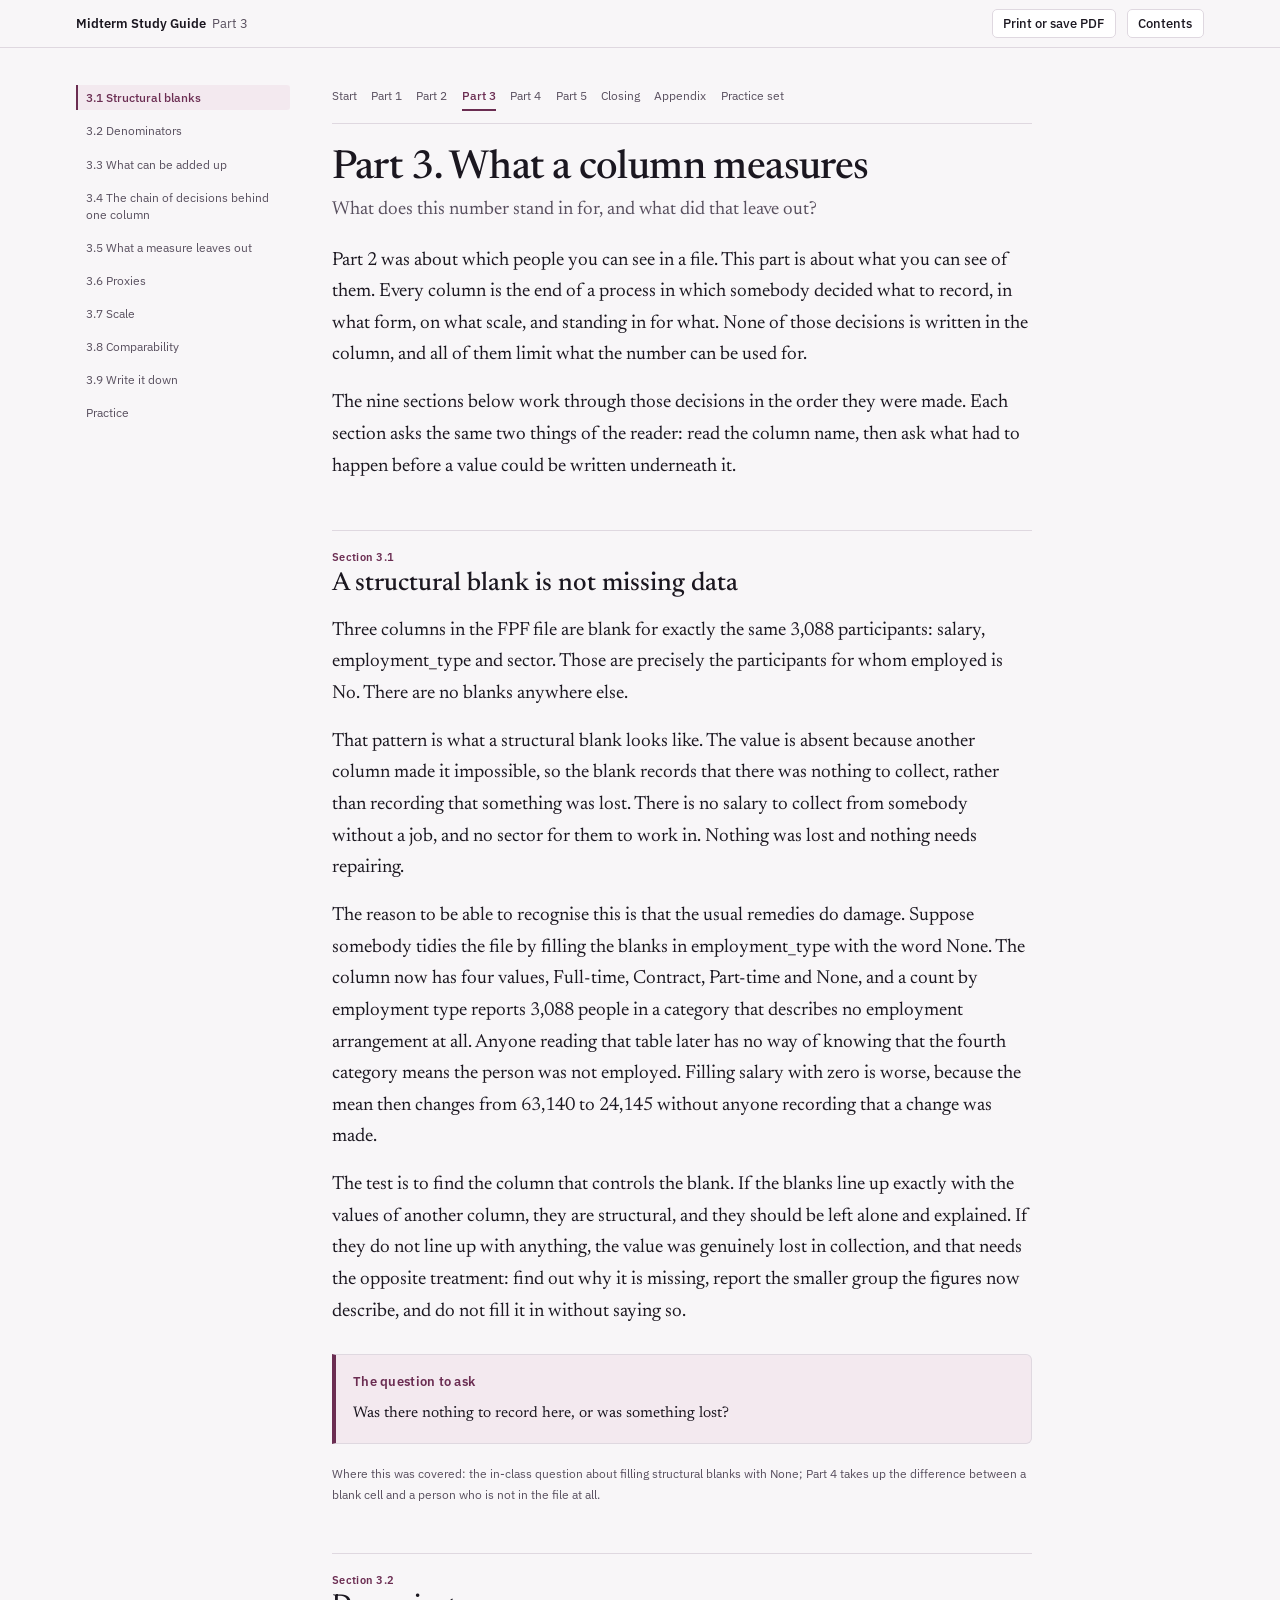
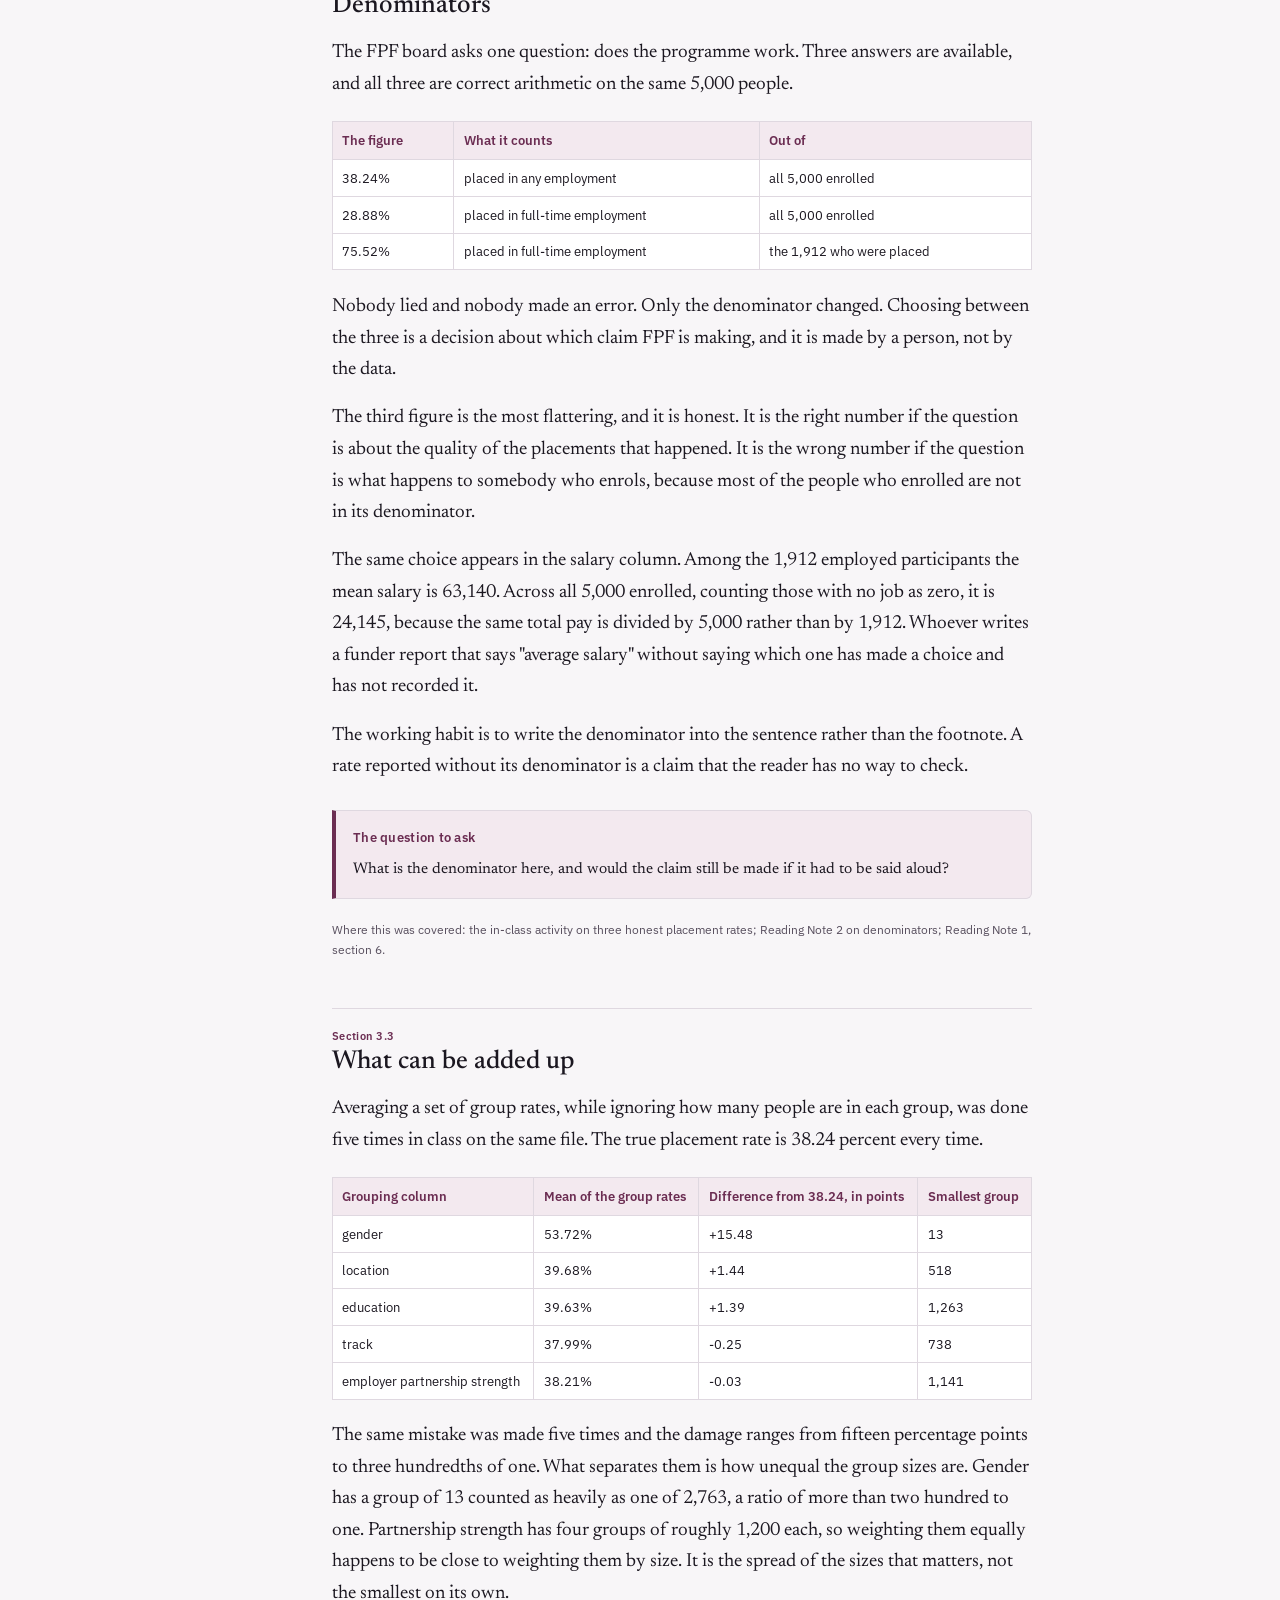
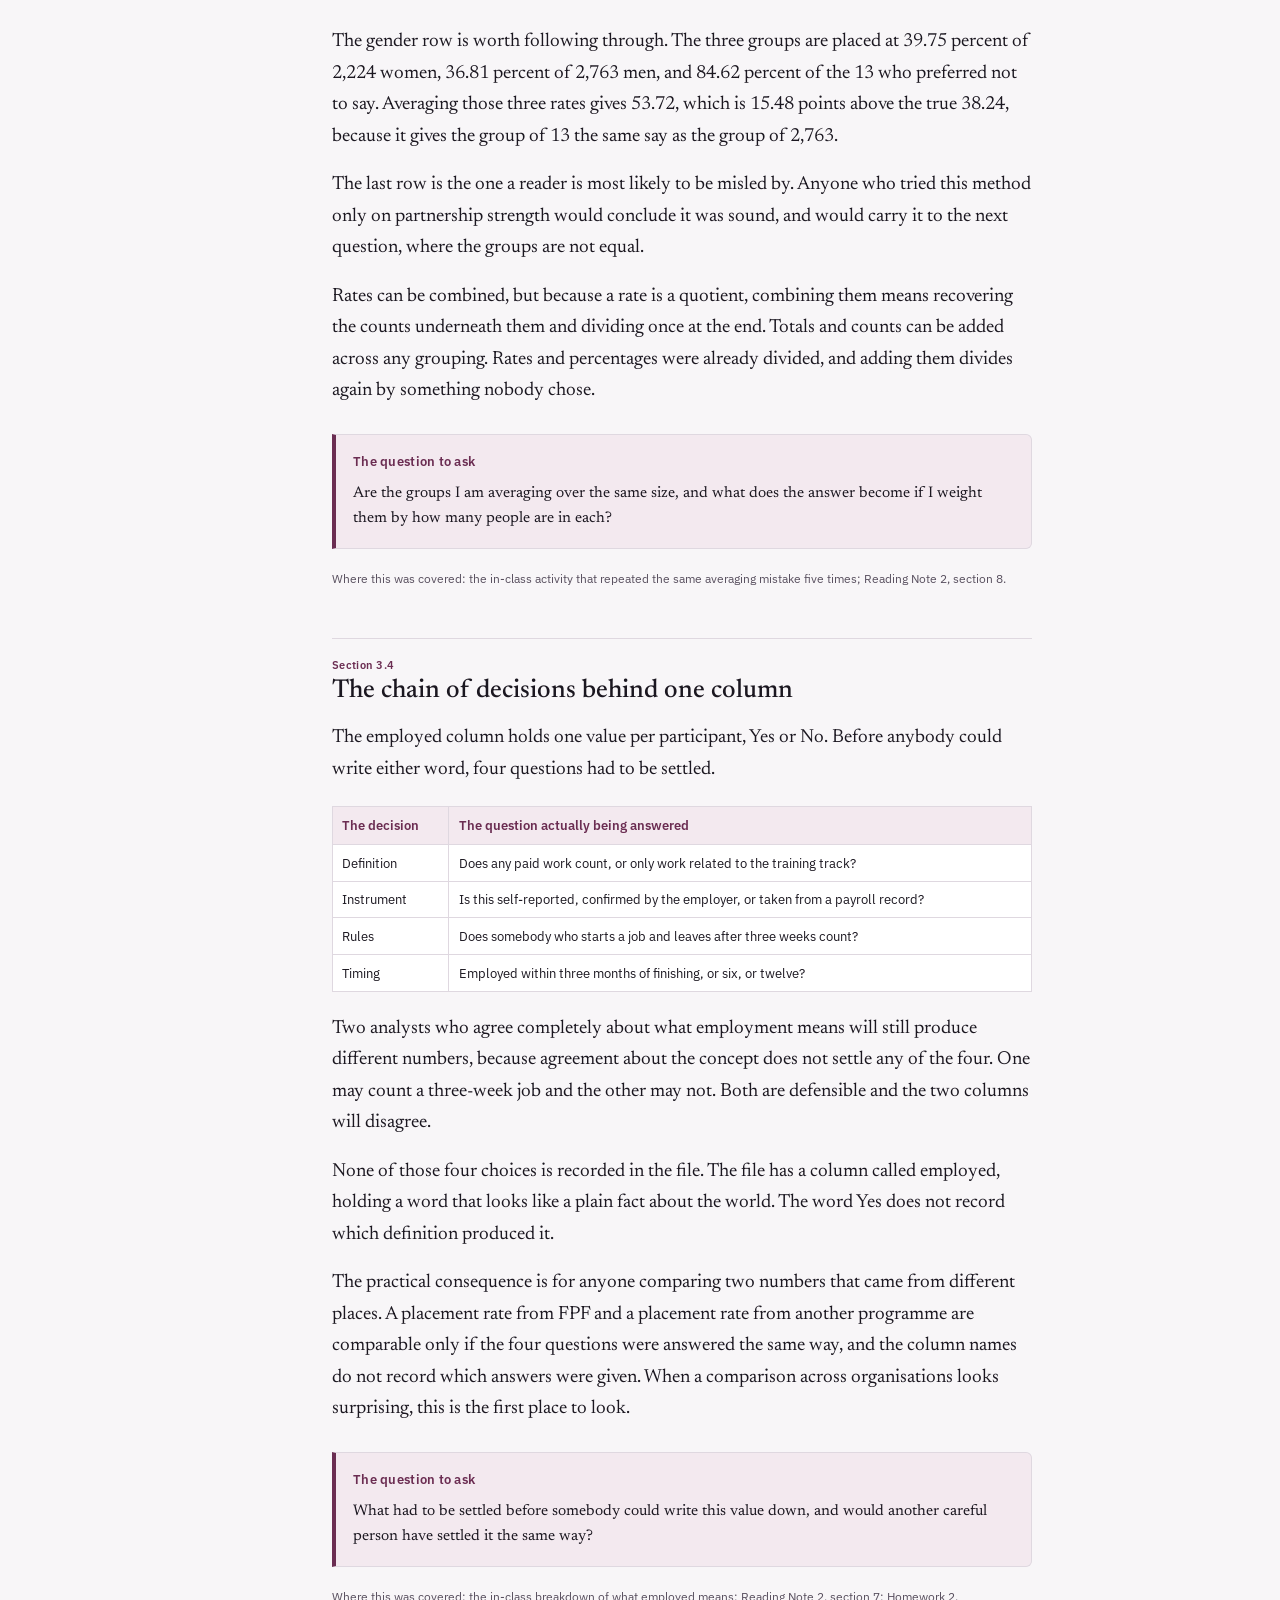
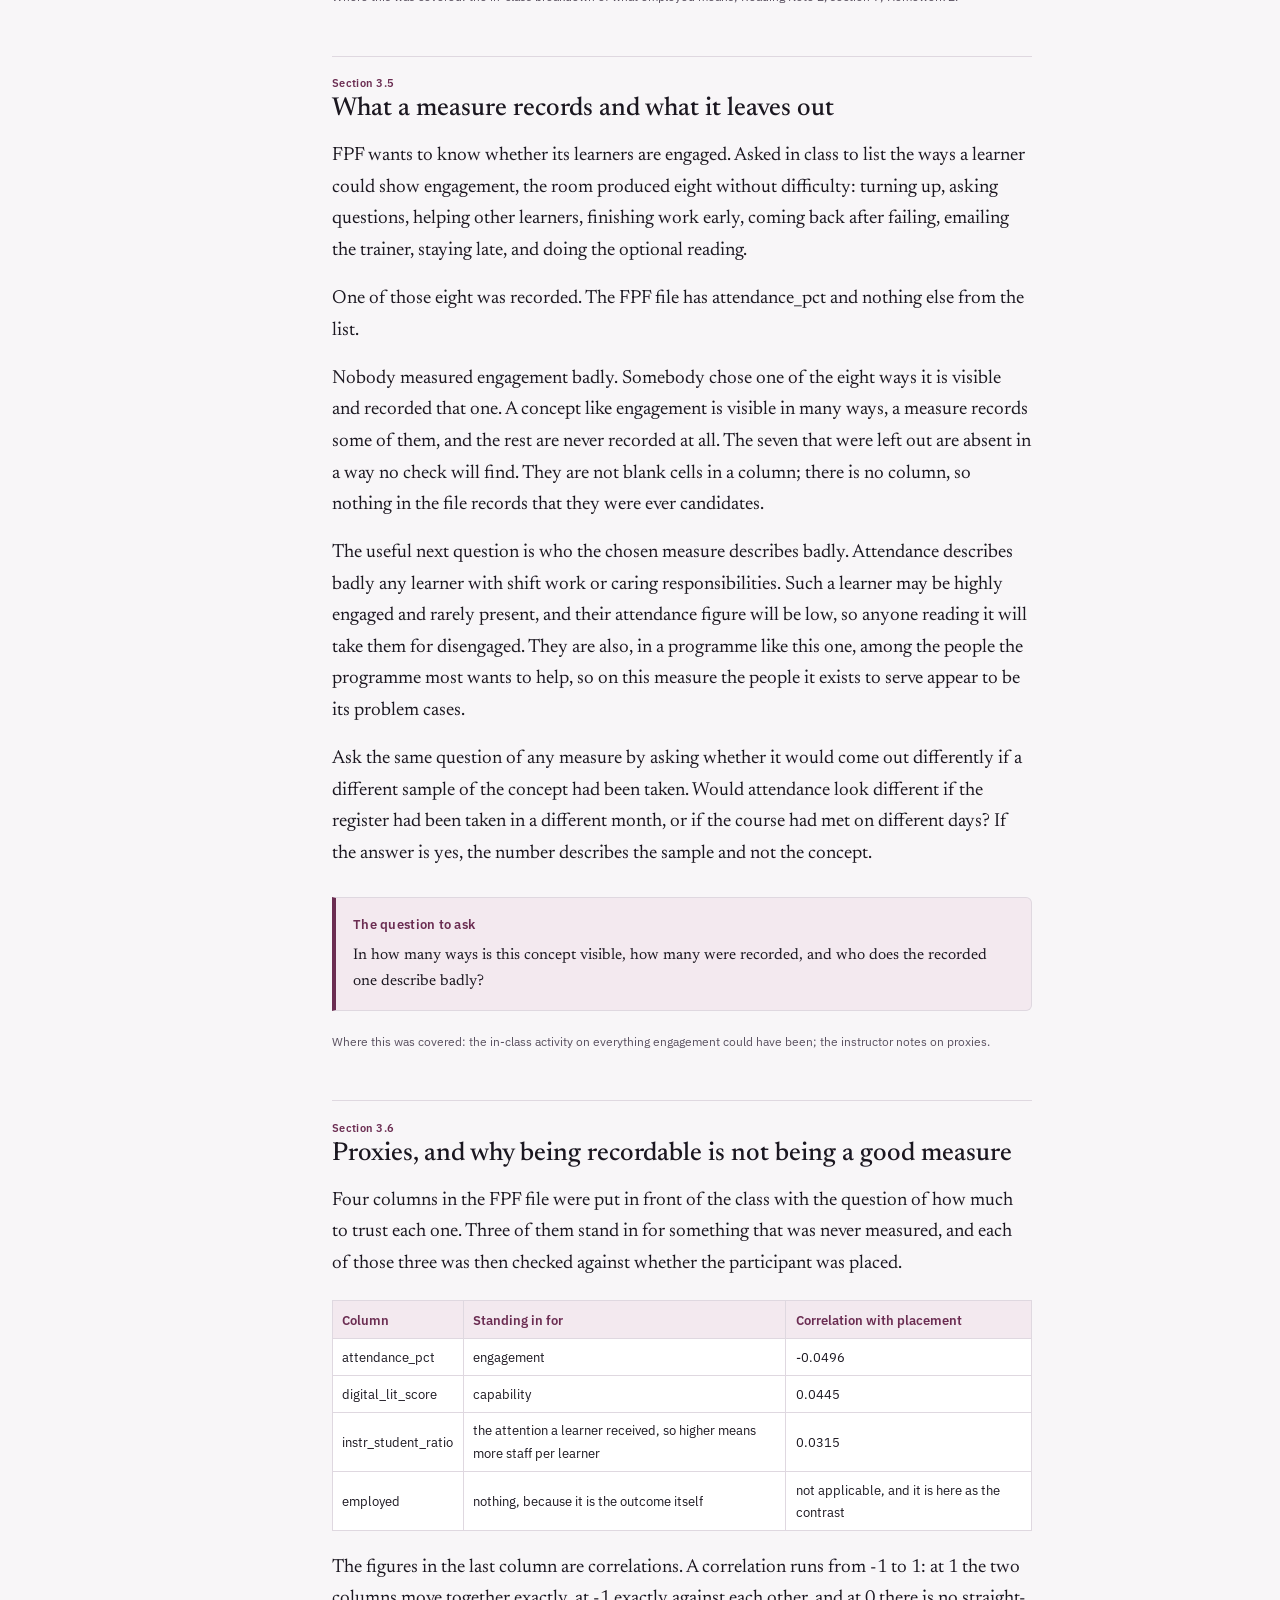
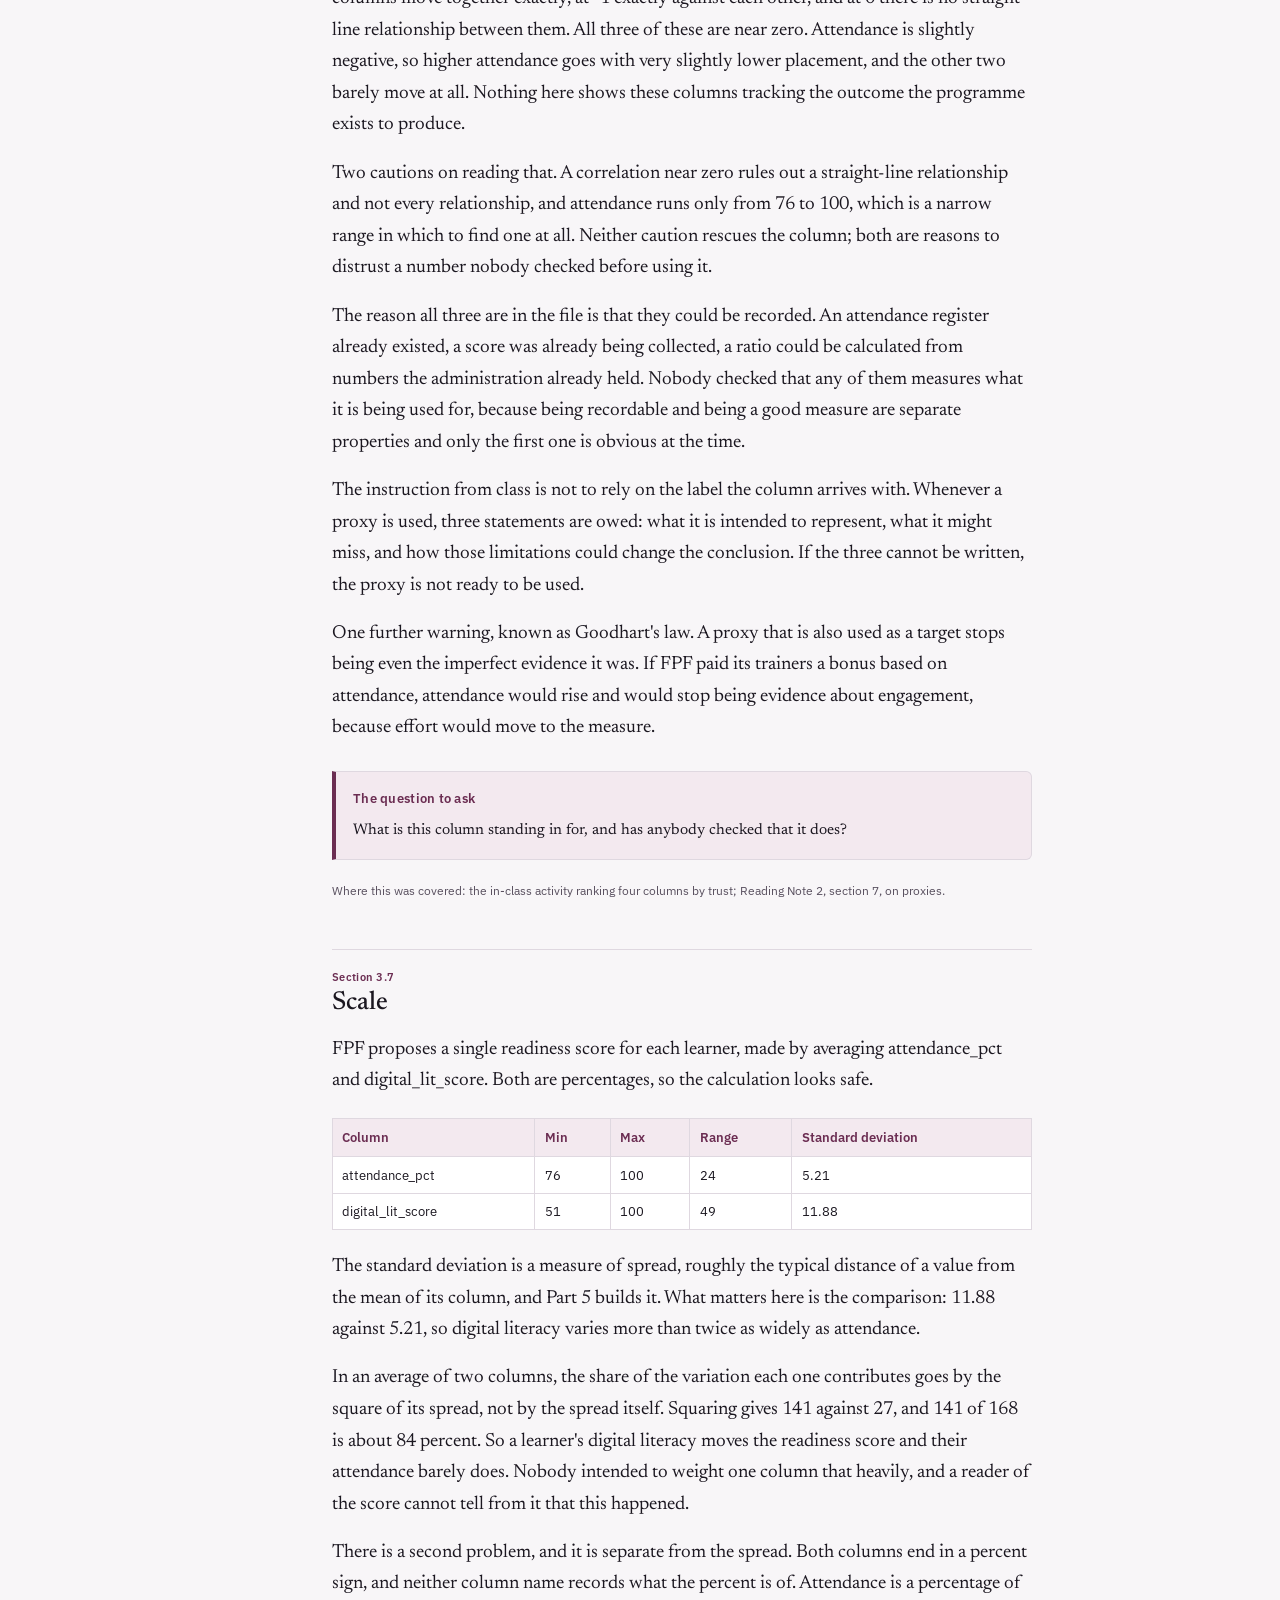
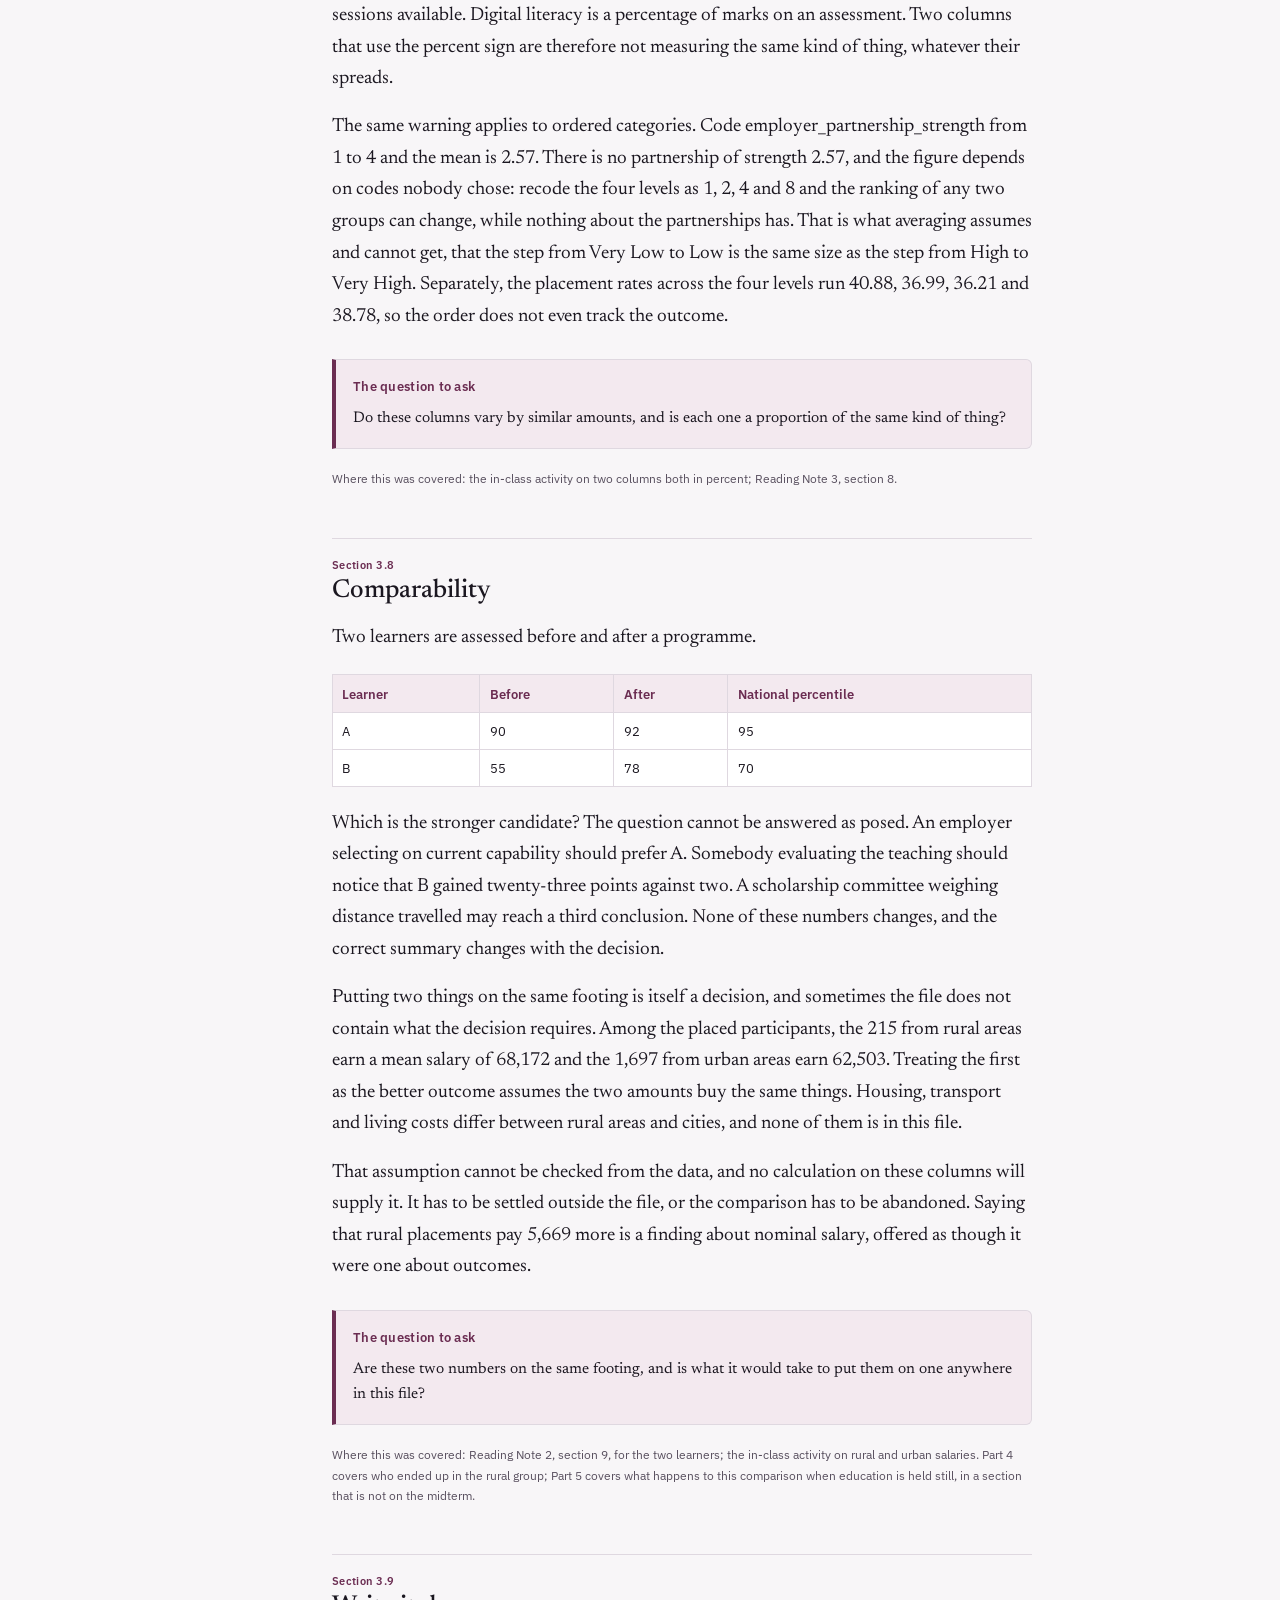
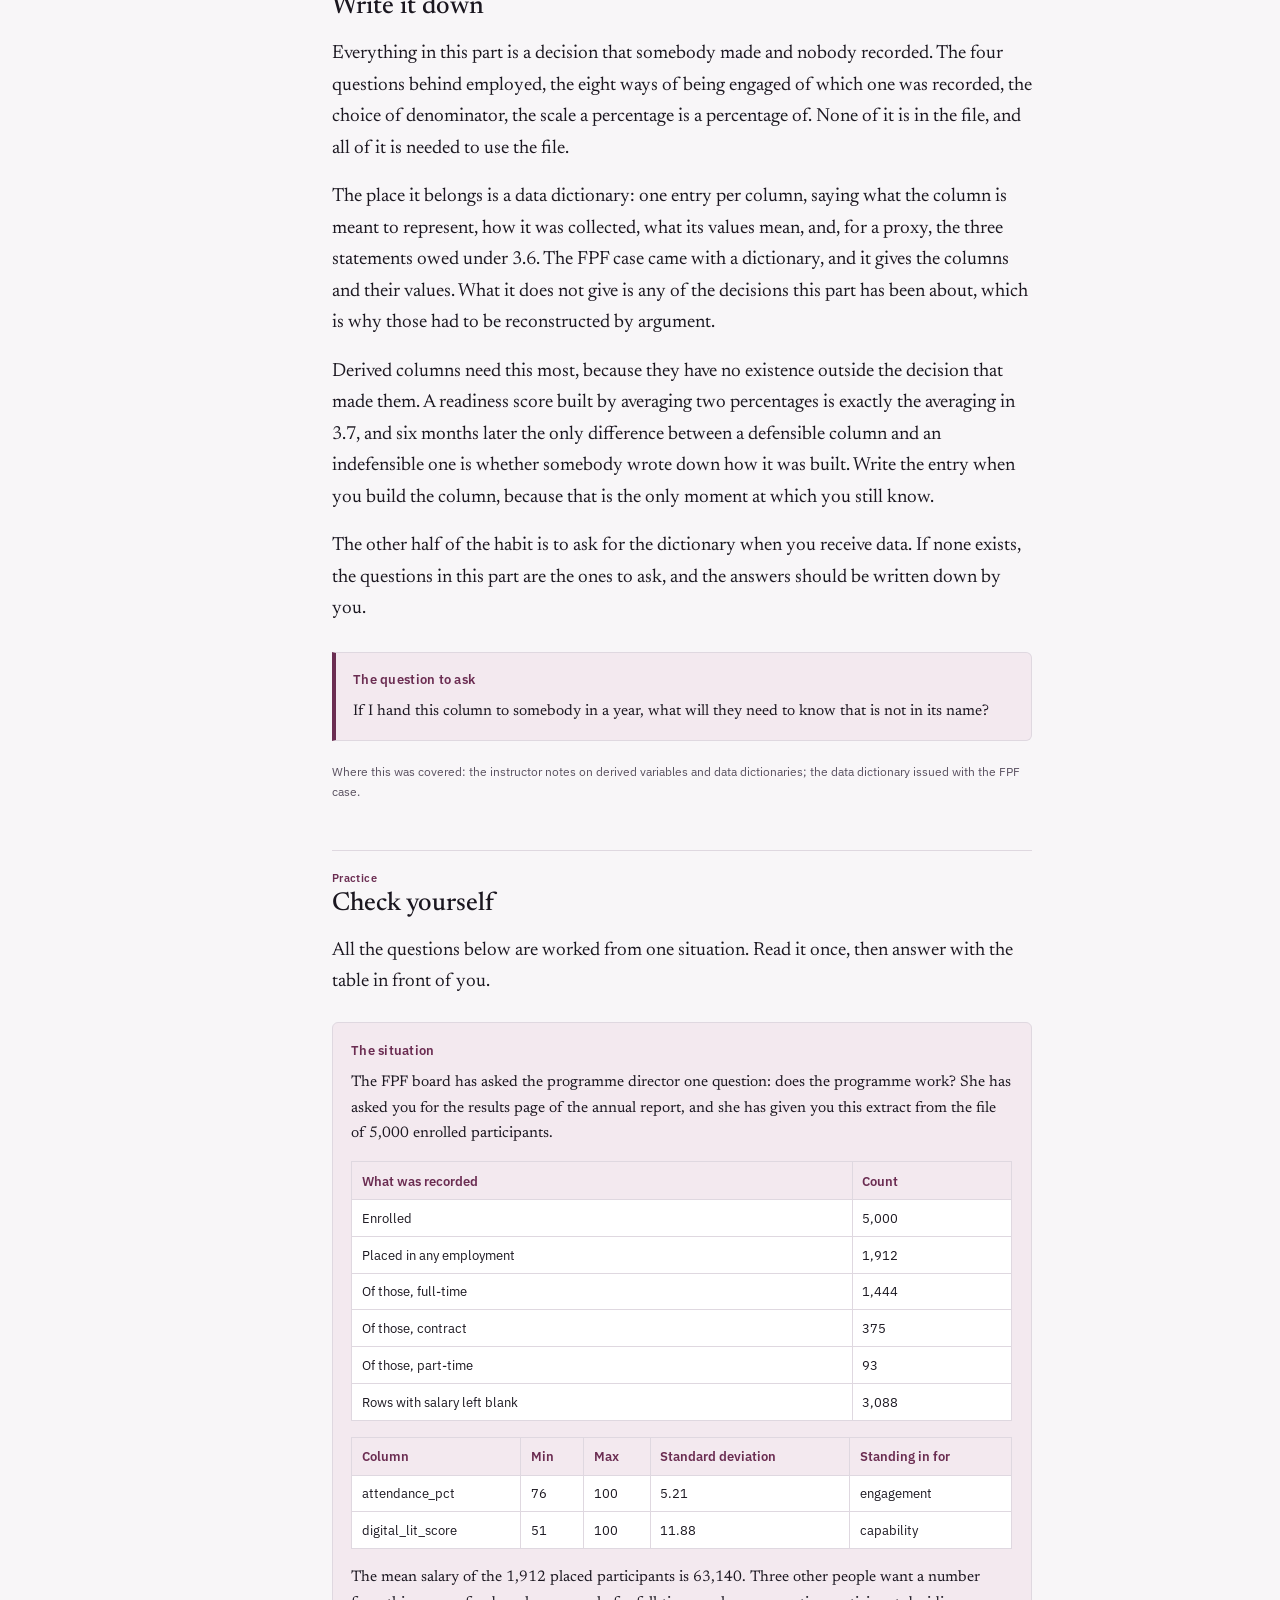
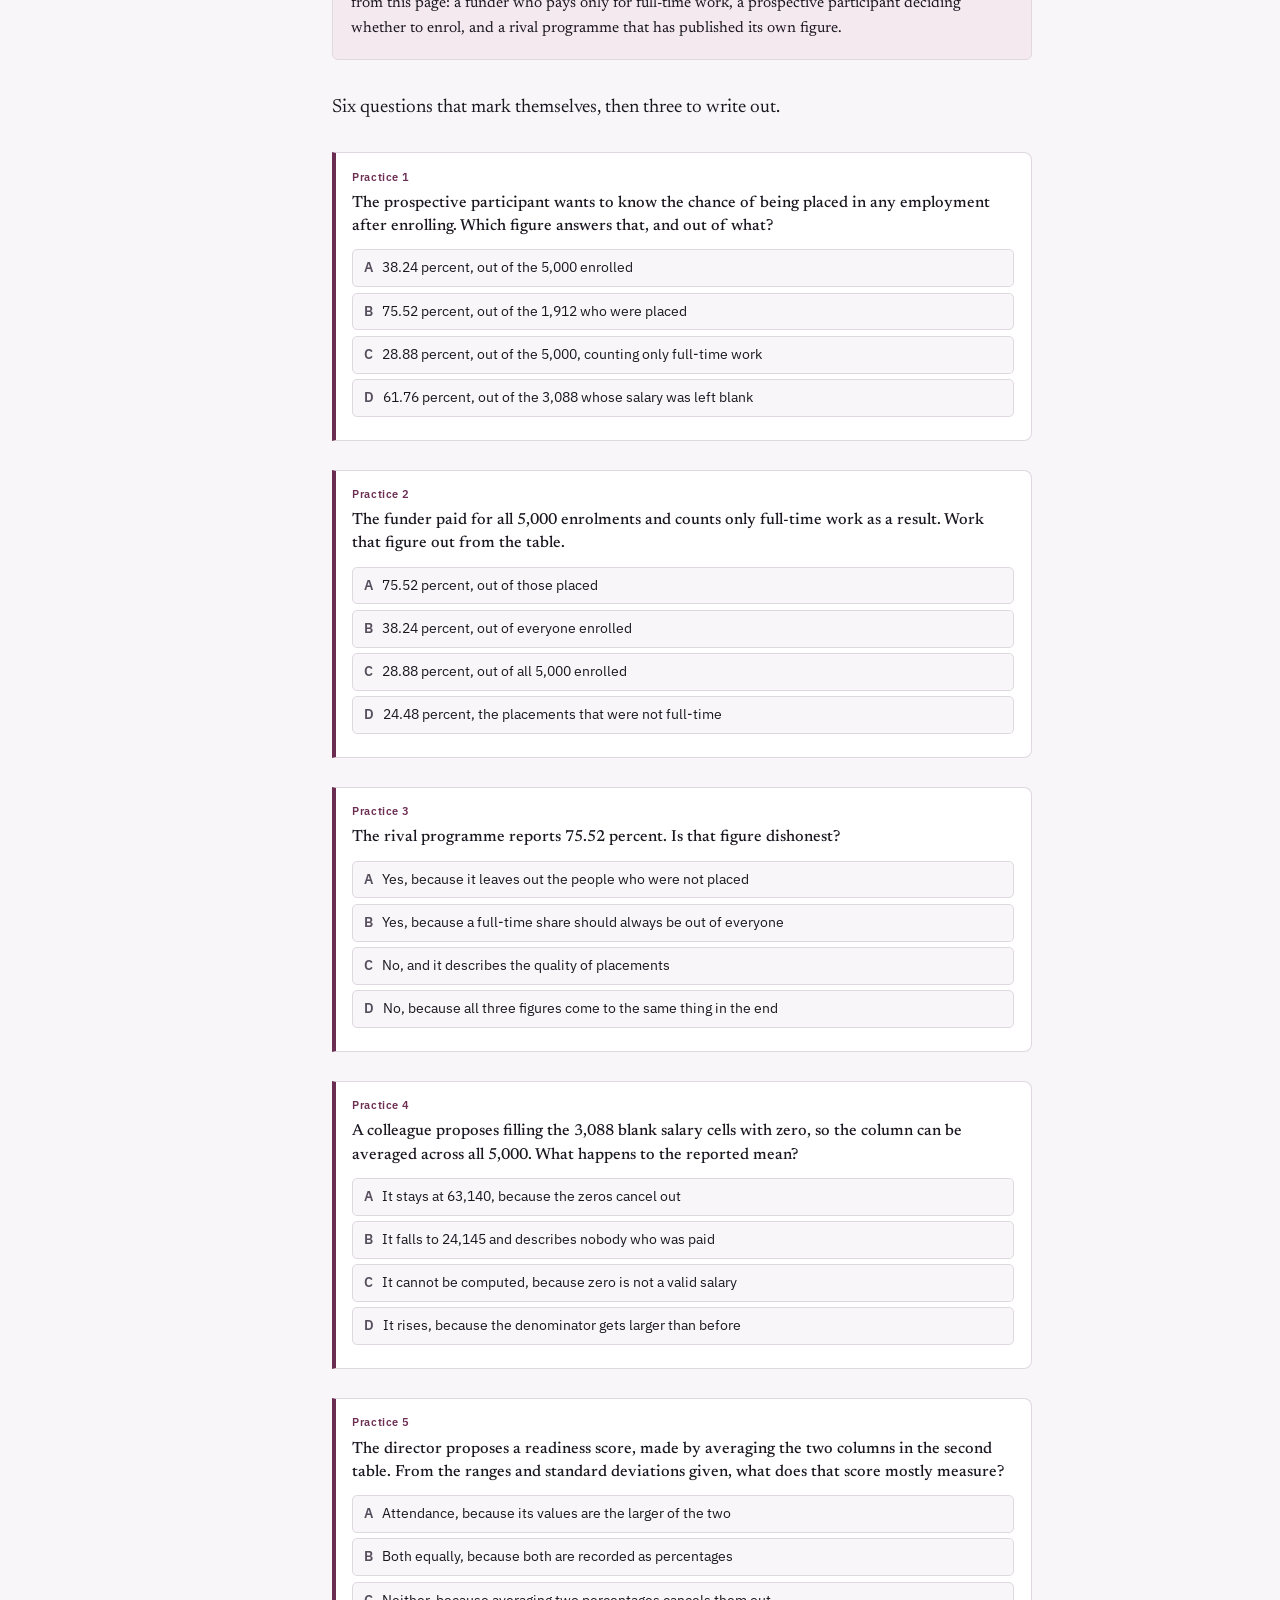
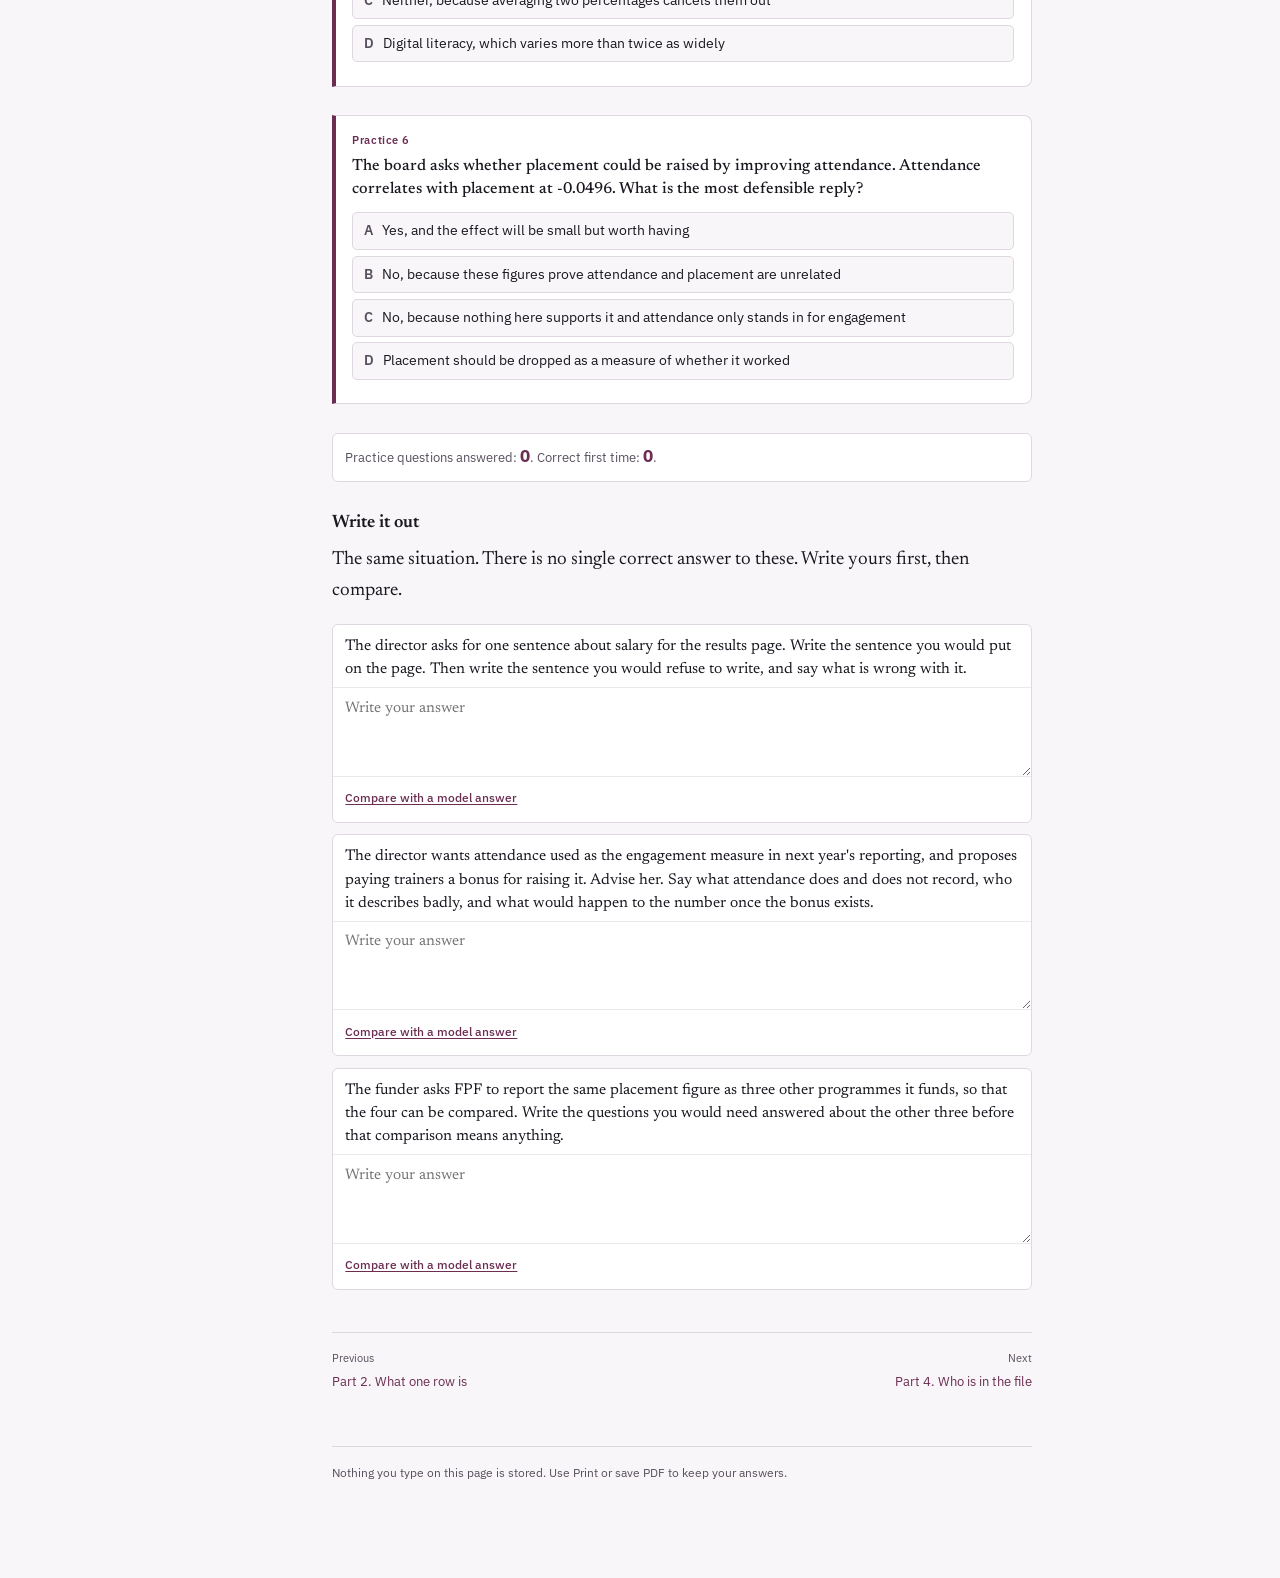
<file: docs/part3.html>
<!DOCTYPE html>
<html lang="en">
<head>
<meta charset="utf-8">
<meta name="viewport" content="width=device-width,initial-scale=1">
<title>Part 3. What a column measures</title>
<link rel="preconnect" href="https://fonts.googleapis.com">
<link rel="preconnect" href="https://fonts.gstatic.com" crossorigin>
<link href="https://fonts.googleapis.com/css2?family=Newsreader:opsz,wght@6..72,400;6..72,500;6..72,600&family=IBM+Plex+Sans:wght@400;500;600&display=swap" rel="stylesheet">
<style>
:root{
 --ink:#1B1720;--soft:#584F5E;--paper:#F8F6F8;--card:#FFFFFF;--rule:#DFD8E0;--rule-soft:#EDE8EE;
 --accent:#6B2D52;--accent-wash:#F3E9EF;--accent-soft:#A8749A;
 --lost:#B9AEBE;--lost-wash:#F1EDF2;
 --ok-bg:#CBEBD5;--ok-ink:#0C5E2D;--no-bg:#F7E0DD;--no-ink:#9A3226;
 --serif:"Newsreader",Georgia,serif;--sans:"IBM Plex Sans",-apple-system,"Segoe UI",Roboto,sans-serif;}
*{box-sizing:border-box}
html{-webkit-text-size-adjust:100%;scroll-behavior:smooth}
@media (prefers-reduced-motion:reduce){html{scroll-behavior:auto}*{transition:none!important}}
body{margin:0;background:var(--paper);color:var(--ink);font-family:var(--serif);font-size:19px;line-height:1.66}
@media (max-width:640px){body{font-size:17.5px}}
.bar{position:sticky;top:0;z-index:60;background:rgba(248,246,248,.95);backdrop-filter:saturate(140%) blur(8px);border-bottom:1px solid var(--rule)}
.bar-in{max-width:1160px;margin:0 auto;padding:.55rem 1rem;display:flex;align-items:center;gap:.7rem}
.bar-t{font-family:var(--sans);font-size:.83rem;font-weight:600;white-space:nowrap;overflow:hidden;text-overflow:ellipsis}
.bar-t span{color:var(--soft);font-weight:400}
.bar-sp{flex:1}
.btn{font-family:var(--sans);font-size:.79rem;font-weight:500;color:var(--ink);background:var(--card);border:1px solid var(--rule);
 border-radius:5px;padding:.34rem .66rem;cursor:pointer;line-height:1.3}
.btn:hover{border-color:var(--accent);color:var(--accent)}
.btn:focus-visible{outline:2px solid var(--accent);outline-offset:2px}
.prog{position:absolute;left:0;bottom:-1px;height:2px;background:var(--accent);width:0}
@media (max-width:560px){.bar-t span{display:none}.btn{padding:.3rem .5rem;font-size:.73rem}}
.shell{max-width:1160px;margin:0 auto;padding:0 1rem;display:grid;grid-template-columns:214px minmax(0,1fr);gap:2.6rem;align-items:start}
@media (max-width:980px){.shell{grid-template-columns:minmax(0,1fr);gap:0}}
nav.toc{position:sticky;top:3.6rem;padding:1.7rem 0 3rem;font-family:var(--sans);font-size:.78rem;
 max-height:calc(100vh - 5rem);overflow-y:auto;overscroll-behavior:contain}
nav.toc ol{list-style:none;margin:0;padding:0}
nav.toc a{display:block;padding:.26rem .5rem;color:var(--soft);text-decoration:none;border-left:2px solid transparent;border-radius:0 3px 3px 0;line-height:1.35}
nav.toc a:hover{color:var(--ink);background:#F0EAF1}
nav.toc a.on{color:var(--accent);border-left-color:var(--accent);background:var(--accent-wash);font-weight:500}
@media (max-width:980px){nav.toc{position:fixed;inset:0 0 0 auto;width:min(305px,86vw);background:var(--card);border-left:1px solid var(--rule);
 padding:1rem 1rem 3rem;z-index:70;transform:translateX(100%);transition:transform .22s ease;box-shadow:-14px 0 34px rgba(27,23,32,.12);max-height:none}
 nav.toc.open{transform:none}}
.scrim{display:none}
@media (max-width:980px){.scrim.on{display:block;position:fixed;inset:0;background:rgba(27,23,32,.34);z-index:65}}
main{padding:2.2rem 0 6rem;max-width:70ch}
h1{font-weight:500;font-size:2.5rem;line-height:1.12;letter-spacing:-.015em;margin:.4rem 0 .3rem}
@media (max-width:640px){h1{font-size:1.95rem}}
.dek{font-size:1.18rem;color:var(--soft);margin:0 0 1.3rem;line-height:1.45}
h2{font-weight:500;font-size:1.62rem;line-height:1.22;margin:3rem 0 .9rem;padding-top:1.2rem;border-top:1px solid var(--rule)}
h2 .n{font-family:var(--sans);font-size:.71rem;font-weight:600;color:var(--accent);display:block;margin-bottom:.28rem;letter-spacing:.04em}
h3{font-weight:600;font-size:1.13rem;margin:1.9rem 0 .5rem;line-height:1.3}
h4{font-family:var(--sans);font-weight:600;font-size:.86rem;margin:1.35rem 0 .45rem;color:var(--soft)}
p{margin:0 0 1.05rem} ul{margin:0 0 1.1rem;padding-left:1.15rem} li{margin:0 0 .5rem}
.box{border:1px solid var(--rule);border-left:4px solid var(--accent);border-radius:0 6px 6px 0;padding:1rem 1.1rem;margin:1.7rem 0;background:var(--card)}
.box h4{margin:0 0 .5rem;font-size:.82rem;color:var(--accent);letter-spacing:.02em}
.box p{font-size:.96rem;margin-bottom:.6rem} .box p:last-child{margin-bottom:0}
.box.principle{background:var(--accent-wash)}
.box.warn{background:#FBF1E6;border-left-color:#A9772A} .box.warn h4{color:#A9772A}
.tw{overflow-x:auto;margin:1.3rem 0}
table{border-collapse:collapse;width:100%;font-family:var(--sans);font-size:.84rem;font-variant-numeric:tabular-nums;background:var(--card)}
@media (max-width:640px){table{font-size:.77rem}}
th{background:var(--accent-wash);font-weight:600;text-align:left;padding:.46rem .6rem;border:1px solid var(--rule);white-space:nowrap;color:var(--accent)}
td{padding:.42rem .6rem;border:1px solid var(--rule)}
table.txt td{white-space:normal}
caption{caption-side:bottom;font-family:var(--sans);font-size:.74rem;color:var(--soft);text-align:left;padding-top:.45rem;line-height:1.4}
td.win{background:var(--ok-bg);color:var(--ok-ink);font-weight:600}
td.lose{background:var(--no-bg);color:var(--no-ink);font-weight:600}
/* signature device: what the summary threw away */
.lostbox{border:1px dashed var(--lost);background:var(--lost-wash);border-radius:6px;padding:.6rem .8rem;margin:.9rem 0;
 font-family:var(--sans);font-size:.82rem;color:var(--soft);line-height:1.5}
.lostbox b{font-family:var(--sans);font-size:.67rem;font-weight:600;letter-spacing:.06em;text-transform:uppercase;
 color:var(--lost);display:block;margin-bottom:.25rem}
.demo{background:var(--card);border:1px solid var(--rule);border-radius:8px;margin:1.9rem 0;overflow:hidden}
.demo-h{padding:.9rem 1.1rem .2rem}
.demo-h h4{margin:0 0 .25rem;font-size:.83rem;color:var(--ink)}
.demo-h p{font-family:var(--sans);font-size:.85rem;color:var(--soft);margin:0 0 .75rem;line-height:1.45}
.pick{display:flex;flex-wrap:wrap;gap:.38rem;padding:0 1.1rem .85rem}
.pk{font-family:var(--sans);font-size:.77rem;font-weight:500;padding:.42rem .7rem;border-radius:5px;border:1px solid var(--rule);
 background:var(--paper);color:var(--soft);cursor:pointer;line-height:1.25}
.pk:hover{color:var(--ink)}
.pk[aria-pressed=true]{background:var(--accent);border-color:var(--accent);color:#fff}
.pk:focus-visible{outline:2px solid var(--accent);outline-offset:2px}
.demo-body{padding:0 1.1rem}
.demo-out{border-top:1px solid var(--rule);background:var(--paper);padding:.85rem 1.1rem}
.demo-out .k{font-family:var(--sans);font-size:.68rem;font-weight:600;color:var(--soft);margin-bottom:.3rem}
.demo-out .v{font-size:1rem;line-height:1.5}
.flag{font-family:var(--sans);font-size:.82rem;line-height:1.5;padding:.55rem .7rem;border-radius:5px;margin-top:.6rem}
.flag.bad{background:var(--no-bg);color:var(--no-ink)}
.flag.good{background:var(--ok-bg);color:var(--ok-ink)}
.flag.neutral{background:var(--accent-wash);color:var(--accent)}
svg.hist{width:100%;height:160px;display:block}
.kc{background:var(--card);border:1px solid var(--rule);border-left:4px solid var(--accent);border-radius:0 8px 8px 0;padding:.95rem 1.05rem;margin:1.8rem 0}
.kc .tag{font-family:var(--sans);font-size:.66rem;font-weight:600;color:var(--accent);letter-spacing:.05em;display:block;margin-bottom:.35rem}
.kc .q{font-size:1rem;line-height:1.45;margin:0 0 .7rem;font-weight:500}
.opts{display:grid;gap:.34rem;margin-bottom:.5rem}
.opt{display:flex;gap:.55rem;align-items:flex-start;font-family:var(--sans);font-size:.87rem;line-height:1.42;text-align:left;
 padding:.5rem .65rem;border:1px solid var(--rule);border-radius:5px;background:var(--paper);color:var(--ink);cursor:pointer;width:100%}
.opt:hover:not([disabled]){border-color:var(--accent-soft)}
.opt:focus-visible{outline:2px solid var(--accent);outline-offset:2px}
.opt .ltr{font-weight:600;color:var(--soft);flex:0 0 auto}
.opt.right{background:var(--ok-bg);border-color:#8CCBA1;color:var(--ok-ink)} .opt.right .ltr{color:var(--ok-ink)}
.opt.wrong{background:var(--no-bg);border-color:#DDA79E;color:var(--no-ink)} .opt.wrong .ltr{color:var(--no-ink)}
.opt[disabled]{cursor:default}
.fb{display:none;font-family:var(--sans);font-size:.84rem;line-height:1.5;padding:.55rem .7rem;border-radius:5px;background:var(--accent-wash);color:var(--ink)}
.fb.on{display:block} .fb b{color:var(--accent)}
.resp{border:1px solid var(--rule);border-radius:6px;background:var(--card);margin:0 0 .7rem;overflow:hidden}
.resp .p{padding:.65rem .8rem .35rem;font-size:.97rem;line-height:1.5}
.resp textarea{width:100%;border:none;border-top:1px solid var(--rule-soft);padding:.6rem .8rem;font-family:var(--serif);font-size:.95rem;
 line-height:1.5;resize:vertical;min-height:3.4rem;background:transparent;color:var(--ink);display:block}
.resp textarea:focus{outline:2px solid var(--accent);outline-offset:-2px;background:#FEFDFE}
.resp .f{padding:.35rem .8rem .5rem;border-top:1px solid var(--rule-soft)}
.rev{font-family:var(--sans);font-size:.75rem;font-weight:500;color:var(--accent);background:none;border:none;cursor:pointer;
 padding:.15rem 0;text-decoration:underline;text-underline-offset:2px}
.rev:focus-visible{outline:2px solid var(--accent);outline-offset:2px}
.ans{display:none;padding:.55rem .8rem .7rem;background:var(--accent-wash);border-top:1px solid var(--rule-soft);font-size:.93rem;line-height:1.5}
.ans.on{display:block}
.ans .k{font-family:var(--sans);font-size:.66rem;font-weight:600;color:var(--accent);display:block;margin-bottom:.2rem}
.score{font-family:var(--sans);font-size:.82rem;color:var(--soft);background:var(--card);border:1px solid var(--rule);border-radius:6px;
 padding:.6rem .8rem;margin:1.6rem 0}
.score b{color:var(--accent);font-size:1.05rem}
.end{font-family:var(--sans);font-size:.78rem;color:var(--soft);border-top:1px solid var(--rule);margin-top:3.4rem;padding-top:1rem;line-height:1.5}
.ref{font-family:var(--sans);font-size:.72rem;color:var(--soft);vertical-align:super}
@media print{.bar,nav.toc,.scrim,.rev,.pick,.opt,.btn{display:none!important}
 body{background:#fff;font-size:11pt}.shell{display:block;max-width:none;padding:0}main{max-width:none;padding:0}
 .resp textarea{border:1px solid #999;background:#fff;min-height:3.2rem}
 table,.box,.demo,.kc,.lostbox{break-inside:avoid}h2{break-after:avoid}}

/* ---- study guide additions ---- */
.gnav{font-family:var(--sans);font-size:.78rem;color:var(--soft);display:flex;flex-wrap:wrap;gap:.2rem .9rem;margin:0 0 1.4rem;padding:0 0 .8rem;border-bottom:1px solid var(--rule)}
.gnav a{color:var(--soft);text-decoration:none;padding:.15rem 0;border-bottom:2px solid transparent}
.gnav a:hover{color:var(--ink)}
.gnav a.here{color:var(--accent);border-bottom-color:var(--accent);font-weight:500}
.pn{display:flex;justify-content:space-between;gap:1rem;font-family:var(--sans);font-size:.84rem;margin:2.6rem 0 0;padding-top:1rem;border-top:1px solid var(--rule)}
.pn a{color:var(--accent);text-decoration:none}
.pn a:hover{text-decoration:underline}
.pn span{color:var(--soft);display:block;font-size:.7rem;margin-bottom:.15rem}
.date{font-family:var(--sans);font-size:.92rem;font-weight:500;color:var(--accent);background:var(--accent-wash);border:1px solid var(--rule);border-radius:6px;padding:.6rem .9rem;margin:0 0 1.6rem}
.grid{display:grid;grid-template-columns:1fr;gap:.7rem;margin:1.2rem 0 1.6rem}
.part{display:block;border:1px solid var(--rule);border-radius:6px;padding:.8rem 1rem;background:var(--card);text-decoration:none;color:var(--ink)}
.part:hover{border-color:var(--accent)}
.part b{display:block;font-family:var(--sans);font-size:.72rem;color:var(--accent);letter-spacing:.04em;margin-bottom:.2rem}
.part strong{font-weight:500;font-size:1.05rem;display:block;margin-bottom:.25rem}
.part span{font-family:var(--sans);font-size:.84rem;color:var(--soft);line-height:1.45}
.part ul{font-family:var(--sans);font-size:.8rem;color:var(--soft);margin:.5rem 0 0;padding-left:1.1rem}
.part li{margin:0 0 .18rem}
.src{font-family:var(--sans);font-size:.76rem;color:var(--soft);margin:-.4rem 0 1rem}
.gnav .soon{color:var(--lost);padding:.15rem 0}
.pn em{font-style:normal;color:var(--soft)}
.part.soon{opacity:.62;pointer-events:none}
.part .tag{font-family:var(--sans);font-size:.7rem;color:var(--lost);display:block;margin-top:.4rem}
.note{font-family:var(--sans);font-size:.84rem;color:var(--soft);margin:-1rem 0 1.6rem;line-height:1.5}

/* the mini-case that opens a practice section */
.case{border:1px solid var(--rule);border-radius:6px;padding:1.05rem 1.15rem .5rem;margin:1.5rem 0 2rem;background:var(--accent-wash)}
.case h4{margin:0 0 .55rem;font-size:.82rem;color:var(--accent);letter-spacing:.02em}
.case p{font-size:.96rem;margin:0 0 .6rem}
.case .tw{margin:.9rem 0 1rem}
.case table{background:var(--card)}

/* die-throw simulator, appendix only */
.sim{border:1px solid var(--rule);border-radius:6px;padding:1rem 1.1rem;margin:1.4rem 0;background:var(--card)}
.sim-row{display:flex;flex-wrap:wrap;gap:.5rem .8rem;align-items:center;font-family:var(--sans);font-size:.82rem;color:var(--soft)}
.sim-row select{font-family:var(--sans);font-size:.82rem;padding:.3rem .4rem;border:1px solid var(--rule);border-radius:4px;background:var(--paper);color:var(--ink)}
.sim-out{display:flex;flex-wrap:wrap;gap:1.4rem;margin:1rem 0 .4rem;font-family:var(--sans)}
.sim-out span{display:flex;flex-direction:column;font-size:.72rem;color:var(--soft);letter-spacing:.02em}
.sim-out b{font-size:1.28rem;font-weight:600;color:var(--accent);font-variant-numeric:tabular-nums;line-height:1.25}
.sim-chart .bars{display:flex;align-items:flex-end;gap:2px;height:110px;margin:.7rem 0 .25rem}
.sim-chart .bars i{flex:1;background:var(--accent-soft);border-radius:2px 2px 0 0;min-height:1px}
.sim-chart .axis{display:flex;justify-content:space-between;font-family:var(--sans);font-size:.7rem;color:var(--soft);border-top:1px solid var(--rule);padding-top:.25rem}
.sim-note{font-family:var(--sans);font-size:.78rem;color:var(--soft);margin:.6rem 0 0}

/* sections collapsed off the exam */
.muted details{border-top:1px solid var(--rule);margin:3rem 0 0}
.muted summary{list-style:none;cursor:pointer;font-weight:500;font-size:1.62rem;line-height:1.22;padding:1.2rem 0 .9rem;color:var(--soft)}
.muted summary::-webkit-details-marker{display:none}
.muted summary::after{content:"Show";font-family:var(--sans);font-size:.72rem;font-weight:600;color:var(--accent);border:1px solid var(--rule);border-radius:4px;padding:.2rem .5rem;margin-left:.6rem;white-space:nowrap;vertical-align:middle}
.muted details[open] summary::after{content:"Hide"}
.muted summary .n{font-family:var(--sans);font-size:.71rem;font-weight:600;color:var(--accent);display:block;margin-bottom:.28rem;letter-spacing:.04em}
.muted summary .n i{font-style:normal;color:var(--soft);background:var(--rule-soft);border-radius:3px;padding:.1rem .4rem;margin-left:.5rem;letter-spacing:.02em}
.muted details[open] summary{color:var(--ink)}
@media print{.muted details{display:none}}

</style>
</head>
<body>
<div class="bar"><div class="bar-in">
 <div class="bar-t">Midterm Study Guide <span>&nbsp;Part 3</span></div>
 <div class="bar-sp"></div>
 <button class="btn" id="printBtn" type="button">Print or save PDF</button>
 <button class="btn" id="tocBtn" type="button" aria-expanded="false">Contents</button>
</div><div class="prog" id="prog"></div></div>
<div class="scrim" id="scrim"></div>
<div class="shell">
<nav class="toc" id="toc" aria-label="Contents"><ol>
<li><a href="#s1">3.1 Structural blanks</a></li>
<li><a href="#s2">3.2 Denominators</a></li>
<li><a href="#s3">3.3 What can be added up</a></li>
<li><a href="#s4">3.4 The chain of decisions behind one column</a></li>
<li><a href="#s5">3.5 What a measure leaves out</a></li>
<li><a href="#s6">3.6 Proxies</a></li>
<li><a href="#s7">3.7 Scale</a></li>
<li><a href="#s8">3.8 Comparability</a></li>
<li><a href="#s9">3.9 Write it down</a></li>
<li><a href="#practice">Practice</a></li>
</ol></nav>
<main>
<div class="gnav"><a href="index.html">Start</a><a href="part1.html">Part 1</a><a href="part2.html">Part 2</a><a href="part3.html" class="here">Part 3</a><a href="part4.html">Part 4</a><a href="part5.html">Part 5</a><a href="closing.html">Closing</a><a href="appendix.html">Appendix</a><a href="practice.html">Practice set</a></div>

<h1>Part 3. What a column measures</h1>
<p class="dek">What does this number stand in for, and what did that leave out?</p>

<p>Part 2 was about which people you can see in a file. This part is about what you can see of them. Every column is the end of a process in which somebody decided what to record, in what form, on what scale, and standing in for what. None of those decisions is written in the column, and all of them limit what the number can be used for.</p>
<p>The nine sections below work through those decisions in the order they were made. Each section asks the same two things of the reader: read the column name, then ask what had to happen before a value could be written underneath it.</p>
<section id="s1"><h2><span class="n">Section 3.1</span>A structural blank is not missing data</h2>

<p>Three columns in the FPF file are blank for exactly the same 3,088 participants: salary, employment_type and sector. Those are precisely the participants for whom employed is No. There are no blanks anywhere else.</p>
<p>That pattern is what a structural blank looks like. The value is absent because another column made it impossible, so the blank records that there was nothing to collect, rather than recording that something was lost. There is no salary to collect from somebody without a job, and no sector for them to work in. Nothing was lost and nothing needs repairing.</p>
<p>The reason to be able to recognise this is that the usual remedies do damage. Suppose somebody tidies the file by filling the blanks in employment_type with the word None. The column now has four values, Full-time, Contract, Part-time and None, and a count by employment type reports 3,088 people in a category that describes no employment arrangement at all. Anyone reading that table later has no way of knowing that the fourth category means the person was not employed. Filling salary with zero is worse, because the mean then changes from 63,140 to 24,145 without anyone recording that a change was made.</p>
<p>The test is to find the column that controls the blank. If the blanks line up exactly with the values of another column, they are structural, and they should be left alone and explained. If they do not line up with anything, the value was genuinely lost in collection, and that needs the opposite treatment: find out why it is missing, report the smaller group the figures now describe, and do not fill it in without saying so.</p>
<div class="box principle"><h4>The question to ask</h4><p>Was there nothing to record here, or was something lost?</p></div>
<p class="src">Where this was covered: the in-class question about filling structural blanks with None; Part 4 takes up the difference between a blank cell and a person who is not in the file at all.</p>
</section>
<section id="s2"><h2><span class="n">Section 3.2</span>Denominators</h2>

<p>The FPF board asks one question: does the programme work. Three answers are available, and all three are correct arithmetic on the same 5,000 people.</p>
<div class="tw"><table><thead><tr><th>The figure</th><th>What it counts</th><th>Out of</th></tr></thead><tbody><tr><td>38.24%</td><td>placed in any employment</td><td>all 5,000 enrolled</td></tr><tr><td>28.88%</td><td>placed in full-time employment</td><td>all 5,000 enrolled</td></tr><tr><td>75.52%</td><td>placed in full-time employment</td><td>the 1,912 who were placed</td></tr></tbody></table></div>

<p>Nobody lied and nobody made an error. Only the denominator changed. Choosing between the three is a decision about which claim FPF is making, and it is made by a person, not by the data.</p>
<p>The third figure is the most flattering, and it is honest. It is the right number if the question is about the quality of the placements that happened. It is the wrong number if the question is what happens to somebody who enrols, because most of the people who enrolled are not in its denominator.</p>
<p>The same choice appears in the salary column. Among the 1,912 employed participants the mean salary is 63,140. Across all 5,000 enrolled, counting those with no job as zero, it is 24,145, because the same total pay is divided by 5,000 rather than by 1,912. Whoever writes a funder report that says "average salary" without saying which one has made a choice and has not recorded it.</p>
<p>The working habit is to write the denominator into the sentence rather than the footnote. A rate reported without its denominator is a claim that the reader has no way to check.</p>
<div class="box principle"><h4>The question to ask</h4><p>What is the denominator here, and would the claim still be made if it had to be said aloud?</p></div>
<p class="src">Where this was covered: the in-class activity on three honest placement rates; Reading Note 2 on denominators; Reading Note 1, section 6.</p>
</section>
<section id="s3"><h2><span class="n">Section 3.3</span>What can be added up</h2>

<p>Averaging a set of group rates, while ignoring how many people are in each group, was done five times in class on the same file. The true placement rate is 38.24 percent every time.</p>
<div class="tw"><table><thead><tr><th>Grouping column</th><th>Mean of the group rates</th><th>Difference from 38.24, in points</th><th>Smallest group</th></tr></thead><tbody><tr><td>gender</td><td>53.72%</td><td>+15.48</td><td>13</td></tr><tr><td>location</td><td>39.68%</td><td>+1.44</td><td>518</td></tr><tr><td>education</td><td>39.63%</td><td>+1.39</td><td>1,263</td></tr><tr><td>track</td><td>37.99%</td><td>-0.25</td><td>738</td></tr><tr><td>employer partnership strength</td><td>38.21%</td><td>-0.03</td><td>1,141</td></tr></tbody></table></div>

<p>The same mistake was made five times and the damage ranges from fifteen percentage points to three hundredths of one. What separates them is how unequal the group sizes are. Gender has a group of 13 counted as heavily as one of 2,763, a ratio of more than two hundred to one. Partnership strength has four groups of roughly 1,200 each, so weighting them equally happens to be close to weighting them by size. It is the spread of the sizes that matters, not the smallest on its own.</p>
<p>The gender row is worth following through. The three groups are placed at 39.75 percent of 2,224 women, 36.81 percent of 2,763 men, and 84.62 percent of the 13 who preferred not to say. Averaging those three rates gives 53.72, which is 15.48 points above the true 38.24, because it gives the group of 13 the same say as the group of 2,763.</p>
<p>The last row is the one a reader is most likely to be misled by. Anyone who tried this method only on partnership strength would conclude it was sound, and would carry it to the next question, where the groups are not equal.</p>
<p>Rates can be combined, but because a rate is a quotient, combining them means recovering the counts underneath them and dividing once at the end. Totals and counts can be added across any grouping. Rates and percentages were already divided, and adding them divides again by something nobody chose.</p>
<div class="box principle"><h4>The question to ask</h4><p>Are the groups I am averaging over the same size, and what does the answer become if I weight them by how many people are in each?</p></div>
<p class="src">Where this was covered: the in-class activity that repeated the same averaging mistake five times; Reading Note 2, section 8.</p>
</section>
<section id="s4"><h2><span class="n">Section 3.4</span>The chain of decisions behind one column</h2>

<p>The employed column holds one value per participant, Yes or No. Before anybody could write either word, four questions had to be settled.</p>
<div class="tw"><table class="txt"><thead><tr><th>The decision</th><th>The question actually being answered</th></tr></thead><tbody><tr><td>Definition</td><td>Does any paid work count, or only work related to the training track?</td></tr><tr><td>Instrument</td><td>Is this self-reported, confirmed by the employer, or taken from a payroll record?</td></tr><tr><td>Rules</td><td>Does somebody who starts a job and leaves after three weeks count?</td></tr><tr><td>Timing</td><td>Employed within three months of finishing, or six, or twelve?</td></tr></tbody></table></div>

<p>Two analysts who agree completely about what employment means will still produce different numbers, because agreement about the concept does not settle any of the four. One may count a three-week job and the other may not. Both are defensible and the two columns will disagree.</p>
<p>None of those four choices is recorded in the file. The file has a column called employed, holding a word that looks like a plain fact about the world. The word Yes does not record which definition produced it.</p>
<p>The practical consequence is for anyone comparing two numbers that came from different places. A placement rate from FPF and a placement rate from another programme are comparable only if the four questions were answered the same way, and the column names do not record which answers were given. When a comparison across organisations looks surprising, this is the first place to look.</p>
<div class="box principle"><h4>The question to ask</h4><p>What had to be settled before somebody could write this value down, and would another careful person have settled it the same way?</p></div>
<p class="src">Where this was covered: the in-class breakdown of what employed means; Reading Note 2, section 7; Homework 2.</p>
</section>
<section id="s5"><h2><span class="n">Section 3.5</span>What a measure records and what it leaves out</h2>

<p>FPF wants to know whether its learners are engaged. Asked in class to list the ways a learner could show engagement, the room produced eight without difficulty: turning up, asking questions, helping other learners, finishing work early, coming back after failing, emailing the trainer, staying late, and doing the optional reading.</p>
<p>One of those eight was recorded. The FPF file has attendance_pct and nothing else from the list.</p>
<p>Nobody measured engagement badly. Somebody chose one of the eight ways it is visible and recorded that one. A concept like engagement is visible in many ways, a measure records some of them, and the rest are never recorded at all. The seven that were left out are absent in a way no check will find. They are not blank cells in a column; there is no column, so nothing in the file records that they were ever candidates.</p>
<p>The useful next question is who the chosen measure describes badly. Attendance describes badly any learner with shift work or caring responsibilities. Such a learner may be highly engaged and rarely present, and their attendance figure will be low, so anyone reading it will take them for disengaged. They are also, in a programme like this one, among the people the programme most wants to help, so on this measure the people it exists to serve appear to be its problem cases.</p>
<p>Ask the same question of any measure by asking whether it would come out differently if a different sample of the concept had been taken. Would attendance look different if the register had been taken in a different month, or if the course had met on different days? If the answer is yes, the number describes the sample and not the concept.</p>
<div class="box principle"><h4>The question to ask</h4><p>In how many ways is this concept visible, how many were recorded, and who does the recorded one describe badly?</p></div>
<p class="src">Where this was covered: the in-class activity on everything engagement could have been; the instructor notes on proxies.</p>
</section>
<section id="s6"><h2><span class="n">Section 3.6</span>Proxies, and why being recordable is not being a good measure</h2>

<p>Four columns in the FPF file were put in front of the class with the question of how much to trust each one. Three of them stand in for something that was never measured, and each of those three was then checked against whether the participant was placed.</p>
<div class="tw"><table><thead><tr><th>Column</th><th>Standing in for</th><th>Correlation with placement</th></tr></thead><tbody><tr><td>attendance_pct</td><td>engagement</td><td>-0.0496</td></tr><tr><td>digital_lit_score</td><td>capability</td><td>0.0445</td></tr><tr><td>instr_student_ratio</td><td>the attention a learner received, so higher means more staff per learner</td><td>0.0315</td></tr><tr><td>employed</td><td>nothing, because it is the outcome itself</td><td>not applicable, and it is here as the contrast</td></tr></tbody></table></div>

<p>The figures in the last column are correlations. A correlation runs from -1 to 1: at 1 the two columns move together exactly, at -1 exactly against each other, and at 0 there is no straight-line relationship between them. All three of these are near zero. Attendance is slightly negative, so higher attendance goes with very slightly lower placement, and the other two barely move at all. Nothing here shows these columns tracking the outcome the programme exists to produce.</p>
<p>Two cautions on reading that. A correlation near zero rules out a straight-line relationship and not every relationship, and attendance runs only from 76 to 100, which is a narrow range in which to find one at all. Neither caution rescues the column; both are reasons to distrust a number nobody checked before using it.</p>
<p>The reason all three are in the file is that they could be recorded. An attendance register already existed, a score was already being collected, a ratio could be calculated from numbers the administration already held. Nobody checked that any of them measures what it is being used for, because being recordable and being a good measure are separate properties and only the first one is obvious at the time.</p>
<p>The instruction from class is not to rely on the label the column arrives with. Whenever a proxy is used, three statements are owed: what it is intended to represent, what it might miss, and how those limitations could change the conclusion. If the three cannot be written, the proxy is not ready to be used.</p>
<p>One further warning, known as Goodhart's law. A proxy that is also used as a target stops being even the imperfect evidence it was. If FPF paid its trainers a bonus based on attendance, attendance would rise and would stop being evidence about engagement, because effort would move to the measure.</p>
<div class="box principle"><h4>The question to ask</h4><p>What is this column standing in for, and has anybody checked that it does?</p></div>
<p class="src">Where this was covered: the in-class activity ranking four columns by trust; Reading Note 2, section 7, on proxies.</p>
</section>
<section id="s7"><h2><span class="n">Section 3.7</span>Scale</h2>

<p>FPF proposes a single readiness score for each learner, made by averaging attendance_pct and digital_lit_score. Both are percentages, so the calculation looks safe.</p>
<div class="tw"><table><thead><tr><th>Column</th><th>Min</th><th>Max</th><th>Range</th><th>Standard deviation</th></tr></thead><tbody><tr><td>attendance_pct</td><td>76</td><td>100</td><td>24</td><td>5.21</td></tr><tr><td>digital_lit_score</td><td>51</td><td>100</td><td>49</td><td>11.88</td></tr></tbody></table></div>

<p>The standard deviation is a measure of spread, roughly the typical distance of a value from the mean of its column, and Part 5 builds it. What matters here is the comparison: 11.88 against 5.21, so digital literacy varies more than twice as widely as attendance.</p>
<p>In an average of two columns, the share of the variation each one contributes goes by the square of its spread, not by the spread itself. Squaring gives 141 against 27, and 141 of 168 is about 84 percent. So a learner's digital literacy moves the readiness score and their attendance barely does. Nobody intended to weight one column that heavily, and a reader of the score cannot tell from it that this happened.</p>
<p>There is a second problem, and it is separate from the spread. Both columns end in a percent sign, and neither column name records what the percent is of. Attendance is a percentage of sessions available. Digital literacy is a percentage of marks on an assessment. Two columns that use the percent sign are therefore not measuring the same kind of thing, whatever their spreads.</p>
<p>The same warning applies to ordered categories. Code employer_partnership_strength from 1 to 4 and the mean is 2.57. There is no partnership of strength 2.57, and the figure depends on codes nobody chose: recode the four levels as 1, 2, 4 and 8 and the ranking of any two groups can change, while nothing about the partnerships has. That is what averaging assumes and cannot get, that the step from Very Low to Low is the same size as the step from High to Very High. Separately, the placement rates across the four levels run 40.88, 36.99, 36.21 and 38.78, so the order does not even track the outcome.</p>
<div class="box principle"><h4>The question to ask</h4><p>Do these columns vary by similar amounts, and is each one a proportion of the same kind of thing?</p></div>
<p class="src">Where this was covered: the in-class activity on two columns both in percent; Reading Note 3, section 8.</p>
</section>
<section id="s8"><h2><span class="n">Section 3.8</span>Comparability</h2>

<p>Two learners are assessed before and after a programme.</p>
<div class="tw"><table><thead><tr><th>Learner</th><th>Before</th><th>After</th><th>National percentile</th></tr></thead><tbody><tr><td>A</td><td>90</td><td>92</td><td>95</td></tr><tr><td>B</td><td>55</td><td>78</td><td>70</td></tr></tbody></table></div>

<p>Which is the stronger candidate? The question cannot be answered as posed. An employer selecting on current capability should prefer A. Somebody evaluating the teaching should notice that B gained twenty-three points against two. A scholarship committee weighing distance travelled may reach a third conclusion. None of these numbers changes, and the correct summary changes with the decision.</p>
<p>Putting two things on the same footing is itself a decision, and sometimes the file does not contain what the decision requires. Among the placed participants, the 215 from rural areas earn a mean salary of 68,172 and the 1,697 from urban areas earn 62,503. Treating the first as the better outcome assumes the two amounts buy the same things. Housing, transport and living costs differ between rural areas and cities, and none of them is in this file.</p>
<p>That assumption cannot be checked from the data, and no calculation on these columns will supply it. It has to be settled outside the file, or the comparison has to be abandoned. Saying that rural placements pay 5,669 more is a finding about nominal salary, offered as though it were one about outcomes.</p>
<div class="box principle"><h4>The question to ask</h4><p>Are these two numbers on the same footing, and is what it would take to put them on one anywhere in this file?</p></div>
<p class="src">Where this was covered: Reading Note 2, section 9, for the two learners; the in-class activity on rural and urban salaries. Part 4 covers who ended up in the rural group; Part 5 covers what happens to this comparison when education is held still, in a section that is not on the midterm.</p>
</section>
<section id="s9"><h2><span class="n">Section 3.9</span>Write it down</h2>

<p>Everything in this part is a decision that somebody made and nobody recorded. The four questions behind employed, the eight ways of being engaged of which one was recorded, the choice of denominator, the scale a percentage is a percentage of. None of it is in the file, and all of it is needed to use the file.</p>
<p>The place it belongs is a data dictionary: one entry per column, saying what the column is meant to represent, how it was collected, what its values mean, and, for a proxy, the three statements owed under 3.6. The FPF case came with a dictionary, and it gives the columns and their values. What it does not give is any of the decisions this part has been about, which is why those had to be reconstructed by argument.</p>
<p>Derived columns need this most, because they have no existence outside the decision that made them. A readiness score built by averaging two percentages is exactly the averaging in 3.7, and six months later the only difference between a defensible column and an indefensible one is whether somebody wrote down how it was built. Write the entry when you build the column, because that is the only moment at which you still know.</p>
<p>The other half of the habit is to ask for the dictionary when you receive data. If none exists, the questions in this part are the ones to ask, and the answers should be written down by you.</p>
<div class="box principle"><h4>The question to ask</h4><p>If I hand this column to somebody in a year, what will they need to know that is not in its name?</p></div>
<p class="src">Where this was covered: the instructor notes on derived variables and data dictionaries; the data dictionary issued with the FPF case.</p>
</section>

<section id="practice">
<h2><span class="n">Practice</span>Check yourself</h2>
<p>All the questions below are worked from one situation. Read it once, then answer with the table in front of you.</p>
<div class="case"><h4>The situation</h4><p>The FPF board has asked the programme director one question: does the programme work? She has asked you for the results page of the annual report, and she has given you this extract from the file of 5,000 enrolled participants.</p><div class="tw"><table class="txt"><thead><tr><th>What was recorded</th><th>Count</th></tr></thead><tbody><tr><td>Enrolled</td><td>5,000</td></tr><tr><td>Placed in any employment</td><td>1,912</td></tr><tr><td>Of those, full-time</td><td>1,444</td></tr><tr><td>Of those, contract</td><td>375</td></tr><tr><td>Of those, part-time</td><td>93</td></tr><tr><td>Rows with salary left blank</td><td>3,088</td></tr></tbody></table></div>
<div class="tw"><table><thead><tr><th>Column</th><th>Min</th><th>Max</th><th>Standard deviation</th><th>Standing in for</th></tr></thead><tbody><tr><td>attendance_pct</td><td>76</td><td>100</td><td>5.21</td><td>engagement</td></tr><tr><td>digital_lit_score</td><td>51</td><td>100</td><td>11.88</td><td>capability</td></tr></tbody></table></div>
<p>The mean salary of the 1,912 placed participants is 63,140. Three other people want a number from this page: a funder who pays only for full-time work, a prospective participant deciding whether to enrol, and a rival programme that has published its own figure.</p></div>

<p>Six questions that mark themselves, then three to write out.</p>
<div class="kc" data-id="p3-k1" data-h="e1fe2de1"><span class="tag">Practice 1</span><p class="q">The prospective participant wants to know the chance of being placed in any employment after enrolling. Which figure answers that, and out of what?</p><div class="opts"><button class="opt" data-a="0"><span class="ltr">A</span><span>38.24 percent, out of the 5,000 enrolled</span></button><button class="opt" data-a="1"><span class="ltr">B</span><span>75.52 percent, out of the 1,912 who were placed</span></button><button class="opt" data-a="2"><span class="ltr">C</span><span>28.88 percent, out of the 5,000, counting only full-time work</span></button><button class="opt" data-a="3"><span class="ltr">D</span><span>61.76 percent, out of the 3,088 whose salary was left blank</span></button></div><div class="fb"><b>Why:</b> 1,912 of 5,000 is 38.24 percent. The denominator has to be everybody who enrolled, because that is the group the participant is about to join. D pairs a real figure with a denominator that did not produce it: 61.76 percent is 3,088 out of 5,000, and out of the 3,088 the share with no salary is all of them.<ol class="why-opts"><li class="ok"><span class="ltr">A</span><span>1,912 of 5,000. The denominator is everybody who enrolled, which is the group the participant is about to join.</span></li><li><span class="ltr">B</span><span>Correct arithmetic on the wrong group: its denominator is the people who were already placed.</span></li><li><span class="ltr">C</span><span>The right denominator with a narrower numerator. The participant did not ask only about full-time work.</span></li><li><span class="ltr">D</span><span>A figure paired with a denominator that did not produce it. 61.76 percent is 3,088 out of 5,000, and out of the 3,088 the share with no salary is all of them.</span></li></ol></div></div>
<div class="kc" data-id="p3-k2" data-h="429564d2"><span class="tag">Practice 2</span><p class="q">The funder paid for all 5,000 enrolments and counts only full-time work as a result. Work that figure out from the table.</p><div class="opts"><button class="opt" data-a="0"><span class="ltr">A</span><span>75.52 percent, out of those placed</span></button><button class="opt" data-a="1"><span class="ltr">B</span><span>38.24 percent, out of everyone enrolled</span></button><button class="opt" data-a="2"><span class="ltr">C</span><span>28.88 percent, out of all 5,000 enrolled</span></button><button class="opt" data-a="3"><span class="ltr">D</span><span>24.48 percent, the placements that were not full-time</span></button></div><div class="fb"><b>Why:</b> 1,444 out of 5,000 is 28.88 percent. Dividing 1,444 by the 1,912 placed instead gives 75.52 percent, which answers a different question.<ol class="why-opts"><li><span class="ltr">A</span><span>The right numerator on the wrong denominator. The funder paid for all 5,000.</span></li><li><span class="ltr">B</span><span>The right denominator with the wrong numerator. This counts any employment, not full-time.</span></li><li class="ok"><span class="ltr">C</span><span>The funder counts only full-time work, so the numerator is 1,444, and it paid for every enrolment, so the denominator is 5,000.</span></li><li><span class="ltr">D</span><span>468 of 1,912, the share of placements that were not full-time. It answers neither half of the question.</span></li></ol></div></div>
<div class="kc" data-id="p3-k3" data-h="b90ea951"><span class="tag">Practice 3</span><p class="q">The rival programme reports 75.52 percent. Is that figure dishonest?</p><div class="opts"><button class="opt" data-a="0"><span class="ltr">A</span><span>Yes, because it leaves out the people who were not placed</span></button><button class="opt" data-a="1"><span class="ltr">B</span><span>Yes, because a full-time share should always be out of everyone</span></button><button class="opt" data-a="2"><span class="ltr">C</span><span>No, and it describes the quality of placements</span></button><button class="opt" data-a="3"><span class="ltr">D</span><span>No, because all three figures come to the same thing in the end</span></button></div><div class="fb"><b>Why:</b> It is correct arithmetic and it describes placement quality. It becomes misleading only when it is offered as the answer to what happens to somebody who enrols.<ol class="why-opts"><li><span class="ltr">A</span><span>Every subgroup figure leaves somebody out. Exclusion on its own is not dishonesty.</span></li><li><span class="ltr">B</span><span>There is no such rule. The denominator follows the question being asked.</span></li><li class="ok"><span class="ltr">C</span><span>1,444 of 1,912 is a well-defined measure of placement quality. It misleads only when offered as the answer to what happens to somebody who enrols.</span></li><li><span class="ltr">D</span><span>They are three different quantities: 75.52 percent is out of the 1,912 placed, while 38.24 and 28.88 are both out of the 5,000 enrolled.</span></li></ol></div></div>
<div class="kc" data-id="p3-k4" data-h="97e3d989"><span class="tag">Practice 4</span><p class="q">A colleague proposes filling the 3,088 blank salary cells with zero, so the column can be averaged across all 5,000. What happens to the reported mean?</p><div class="opts"><button class="opt" data-a="0"><span class="ltr">A</span><span>It stays at 63,140, because the zeros cancel out</span></button><button class="opt" data-a="1"><span class="ltr">B</span><span>It falls to 24,145 and describes nobody who was paid</span></button><button class="opt" data-a="2"><span class="ltr">C</span><span>It cannot be computed, because zero is not a valid salary</span></button><button class="opt" data-a="3"><span class="ltr">D</span><span>It rises, because the denominator gets larger than before</span></button></div><div class="fb"><b>Why:</b> The 1,912 salaries total about 120.7 million. Divided by 5,000 rather than by 1,912 that is 24,145. Those cells are blank for exactly the 3,088 who were not employed, so the new figure describes a group that mixes wages with the absence of a wage.<ol class="why-opts"><li><span class="ltr">A</span><span>Zeros do not cancel. They pull the mean down.</span></li><li class="ok"><span class="ltr">B</span><span>The 1,912 salaries total about 120.7 million, and divided by 5,000 that is 24,145. No participant was paid 24,145; it is a mean over a group that mixes wages with the absence of a wage.</span></li><li><span class="ltr">C</span><span>The calculation runs and returns a number. That is the danger: the result is meaningless rather than impossible.</span></li><li><span class="ltr">D</span><span>A larger denominator with zeros added lowers the mean rather than raising it.</span></li></ol></div></div>
<div class="kc" data-id="p3-k5" data-h="1a70b8a4"><span class="tag">Practice 5</span><p class="q">The director proposes a readiness score, made by averaging the two columns in the second table. From the ranges and standard deviations given, what does that score mostly measure?</p><div class="opts"><button class="opt" data-a="0"><span class="ltr">A</span><span>Attendance, because its values are the larger of the two</span></button><button class="opt" data-a="1"><span class="ltr">B</span><span>Both equally, because both are recorded as percentages</span></button><button class="opt" data-a="2"><span class="ltr">C</span><span>Neither, because averaging two percentages cancels them out</span></button><button class="opt" data-a="3"><span class="ltr">D</span><span>Digital literacy, which varies more than twice as widely</span></button></div><div class="fb"><b>Why:</b> A range of 49 against 24, and a standard deviation of 11.88 against 5.21. In the average of the two, about 84 percent of the variation comes from digital literacy.<ol class="why-opts"><li><span class="ltr">A</span><span>The contribution depends on how widely a column varies, not on how large its values are.</span></li><li><span class="ltr">B</span><span>Sharing a percent sign is not sharing a scale.</span></li><li><span class="ltr">C</span><span>Averaging cancels nothing. It produces a score in which one column accounts for most of the variation.</span></li><li class="ok"><span class="ltr">D</span><span>A range of 49 against 24 and a standard deviation of 11.88 against 5.21, so about 84 percent of the variation is digital literacy.</span></li></ol></div></div>
<div class="kc" data-id="p3-k6" data-h="7de0e4de"><span class="tag">Practice 6</span><p class="q">The board asks whether placement could be raised by improving attendance. Attendance correlates with placement at -0.0496. What is the most defensible reply?</p><div class="opts"><button class="opt" data-a="0"><span class="ltr">A</span><span>Yes, and the effect will be small but worth having</span></button><button class="opt" data-a="1"><span class="ltr">B</span><span>No, because these figures prove attendance and placement are unrelated</span></button><button class="opt" data-a="2"><span class="ltr">C</span><span>No, because nothing here supports it and attendance only stands in for engagement</span></button><button class="opt" data-a="3"><span class="ltr">D</span><span>Placement should be dropped as a measure of whether it worked</span></button></div><div class="fb"><b>Why:</b> Attendance was recorded because a register already existed. Nobody checked whether it measures engagement, and the correlation is -0.0496, near zero and slightly negative, so nothing here supports acting on it. B goes too far: a correlation near zero in one file is not proof that no relationship exists, it is a reason not to act on this one.<ol class="why-opts"><li><span class="ltr">A</span><span>The correlation is negative and near zero, and a correlation would not license a causal claim in any case.</span></li><li><span class="ltr">B</span><span>This goes too far. A figure near zero in one file is not proof that no relationship exists.</span></li><li class="ok"><span class="ltr">C</span><span>Attendance was recorded because a register already existed, and at -0.0496 nothing here supports acting on it.</span></li><li><span class="ltr">D</span><span>Nothing in the correlation bears on whether placement is the right outcome to want.</span></li></ol></div></div>
<div class="score">Practice questions answered: <b id="scoreN">0</b>. Correct first time: <b id="scoreC">0</b>.</div>

<h3>Write it out</h3>
<p>The same situation. There is no single correct answer to these. Write yours first, then compare.</p>
<div class="resp"><div class="p">The director asks for one sentence about salary for the results page. Write the sentence you would put on the page. Then write the sentence you would refuse to write, and say what is wrong with it.</div><textarea rows="3" placeholder="Write your answer"></textarea><div class="f"><button class="rev" type="button">Compare with a model answer</button></div><div class="ans"><span class="k">Model answer</span>I would write: among the 1,912 participants who were placed, the mean salary was 63,140. I would refuse to write: the average salary of FPF participants was 63,140. The second sentence has no denominator in it, so a reader takes it to describe all 5,000 enrolled, and across all 5,000 the figure is 24,145 once the 3,088 without a job are counted at zero. Neither number is wrong. The first is the one a reader can check, because it says who is in the group it describes.</div></div>
<div class="resp"><div class="p">The director wants attendance used as the engagement measure in next year&#39;s reporting, and proposes paying trainers a bonus for raising it. Advise her. Say what attendance does and does not record, who it describes badly, and what would happen to the number once the bonus exists.</div><textarea rows="3" placeholder="Write your answer"></textarea><div class="f"><button class="rev" type="button">Compare with a model answer</button></div><div class="ans"><span class="k">Model answer</span>Attendance records one of the many ways a participant can be engaged, the one a register already captured. It does not record asking questions, helping other participants, coming back after failing, or doing the optional reading. It describes badly anyone with shift work or caring responsibilities, who may be engaged and rarely present, and those are among the people the programme most wants to help. On the bonus: attendance would rise, because trainers would concentrate on the thing being paid for, and once it is the target it is no longer evidence about engagement. If a bonus is attached to anything it should be the outcome the programme is actually buying, and if she wants engagement measured she needs more than the one form a register happens to capture.</div></div>
<div class="resp"><div class="p">The funder asks FPF to report the same placement figure as three other programmes it funds, so that the four can be compared. Write the questions you would need answered about the other three before that comparison means anything.</div><textarea rows="3" placeholder="Write your answer"></textarea><div class="f"><button class="rev" type="button">Compare with a model answer</button></div><div class="ans"><span class="k">Model answer</span>What counts as employment: any paid work, or only work related to the training? How was it established: self-reported by the participant, confirmed by the employer, or taken from a payroll record? What are the rules at the edges: does somebody who starts a job and leaves after three weeks count, and does part-time count? At what point was it measured: three months after finishing, six, or twelve? And what is the denominator: everybody who enrolled, everybody who completed, or everybody still contactable? Two programmes that agree completely about what employment means will still report different numbers if they answered any of these differently, and none of the answers appears in a column called employed.</div></div>

</section>

<div class="pn"><div><a href="part2.html"><span>Previous</span>Part 2. What one row is</a></div><div style="text-align:right"><a href="part4.html"><span>Next</span>Part 4. Who is in the file</a></div></div>
<div class="end">Nothing you type on this page is stored. Use Print or save PDF to keep your answers.</div>
</main>
</div>
<script>
var toc=document.getElementById('toc'),scrim=document.getElementById('scrim'),tb=document.getElementById('tocBtn');
function closeToc(){toc.classList.remove('open');scrim.classList.remove('on');tb.setAttribute('aria-expanded','false');}
tb.addEventListener('click',function(){var o=toc.classList.toggle('open');scrim.classList.toggle('on',o);
 tb.setAttribute('aria-expanded',o?'true':'false');});
scrim.addEventListener('click',closeToc);
toc.addEventListener('click',function(e){if(e.target.tagName==='A'&&window.innerWidth<=980)closeToc();});
document.getElementById('printBtn').addEventListener('click',function(){window.print();});
document.addEventListener('keydown',function(e){if(e.key==='Escape')closeToc();});
var links=[].slice.call(toc.querySelectorAll('a')),
    secs=links.map(function(a){var h=a.getAttribute('href');return h.charAt(0)==='#'?document.getElementById(h.slice(1)):null;}),
    prog=document.getElementById('prog');
function onScroll(){var h=document.documentElement,sc=h.scrollTop||document.body.scrollTop,max=h.scrollHeight-h.clientHeight;
 prog.style.width=(max>0?sc/max*100:0)+'%';
 var cur=0;for(var i=0;i<secs.length;i++){if(secs[i]&&secs[i].getBoundingClientRect().top<140)cur=i;}
 links.forEach(function(a,i){a.classList.toggle('on',i===cur);});}
window.addEventListener('scroll',onScroll,{passive:true});onScroll();

/* ---- knowledge checks. The correct option is stored as a hash, not as an index. ---- */
function fnv(s){var h=0x811c9dc5;for(var i=0;i<s.length;i++){h^=s.charCodeAt(i);h=(h+((h<<1)+(h<<4)+(h<<7)+(h<<8)+(h<<24)))>>>0;}return ('0000000'+h.toString(16)).slice(-8);}
var answered=0,correct=0;
document.querySelectorAll('.kc').forEach(function(card){
 var want=card.dataset.h,id=card.dataset.id,done=false;
 card.querySelectorAll('.opt').forEach(function(btn){btn.addEventListener('click',function(){
  if(done)return;done=true;
  var ok=fnv(id+':'+btn.dataset.a)===want;
  card.querySelectorAll('.opt').forEach(function(b){b.disabled=true;if(fnv(id+':'+b.dataset.a)===want)b.classList.add('right');});
  if(!ok)btn.classList.add('wrong');
  card.querySelector('.fb').classList.add('on');
  answered++;if(ok)correct++;
  var n=document.getElementById('scoreN'),c=document.getElementById('scoreC');
  if(n)n.textContent=answered;if(c)c.textContent=correct;});});});
document.querySelectorAll('.rev').forEach(function(b){b.addEventListener('click',function(){
 var a=b.closest('.resp').querySelector('.ans'),on=a.classList.toggle('on');
 b.textContent=on?'Hide the model answer':'Compare with a model answer';});});

</script>
</body>
</html>
</file>
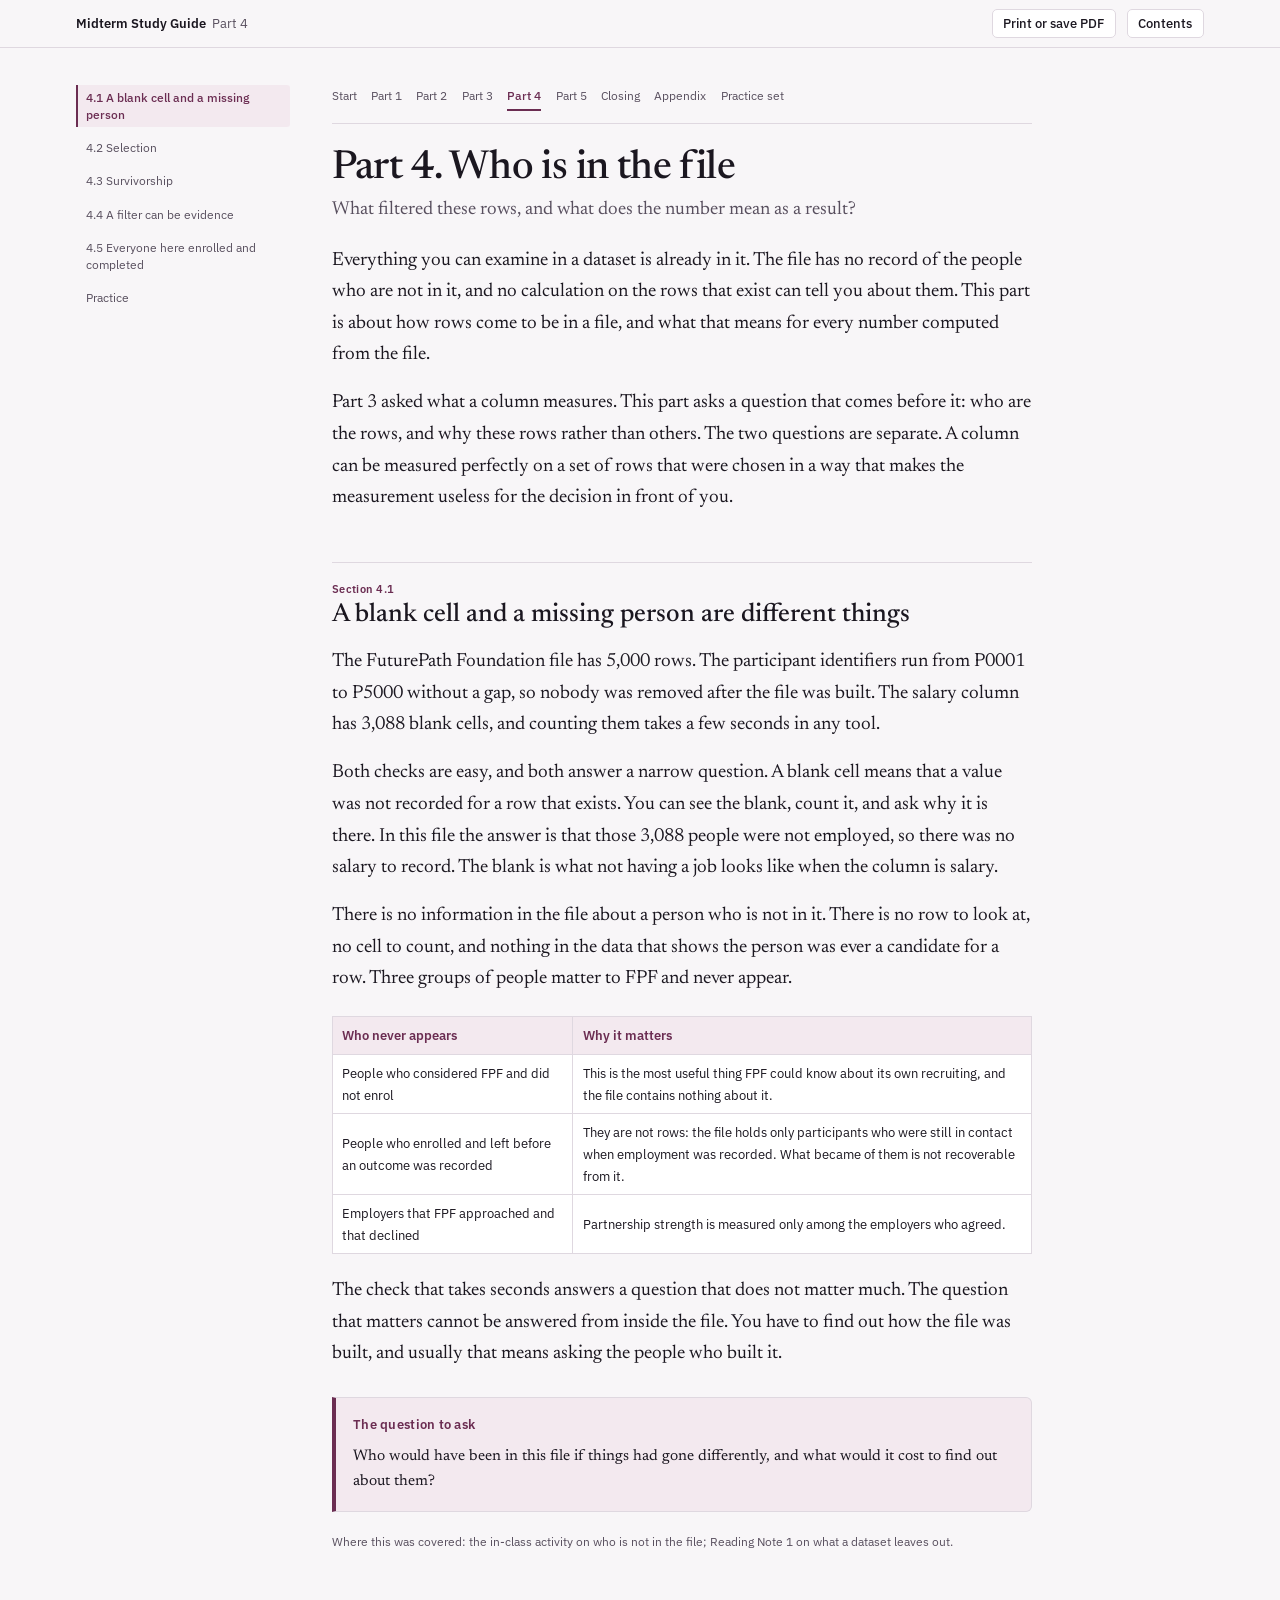
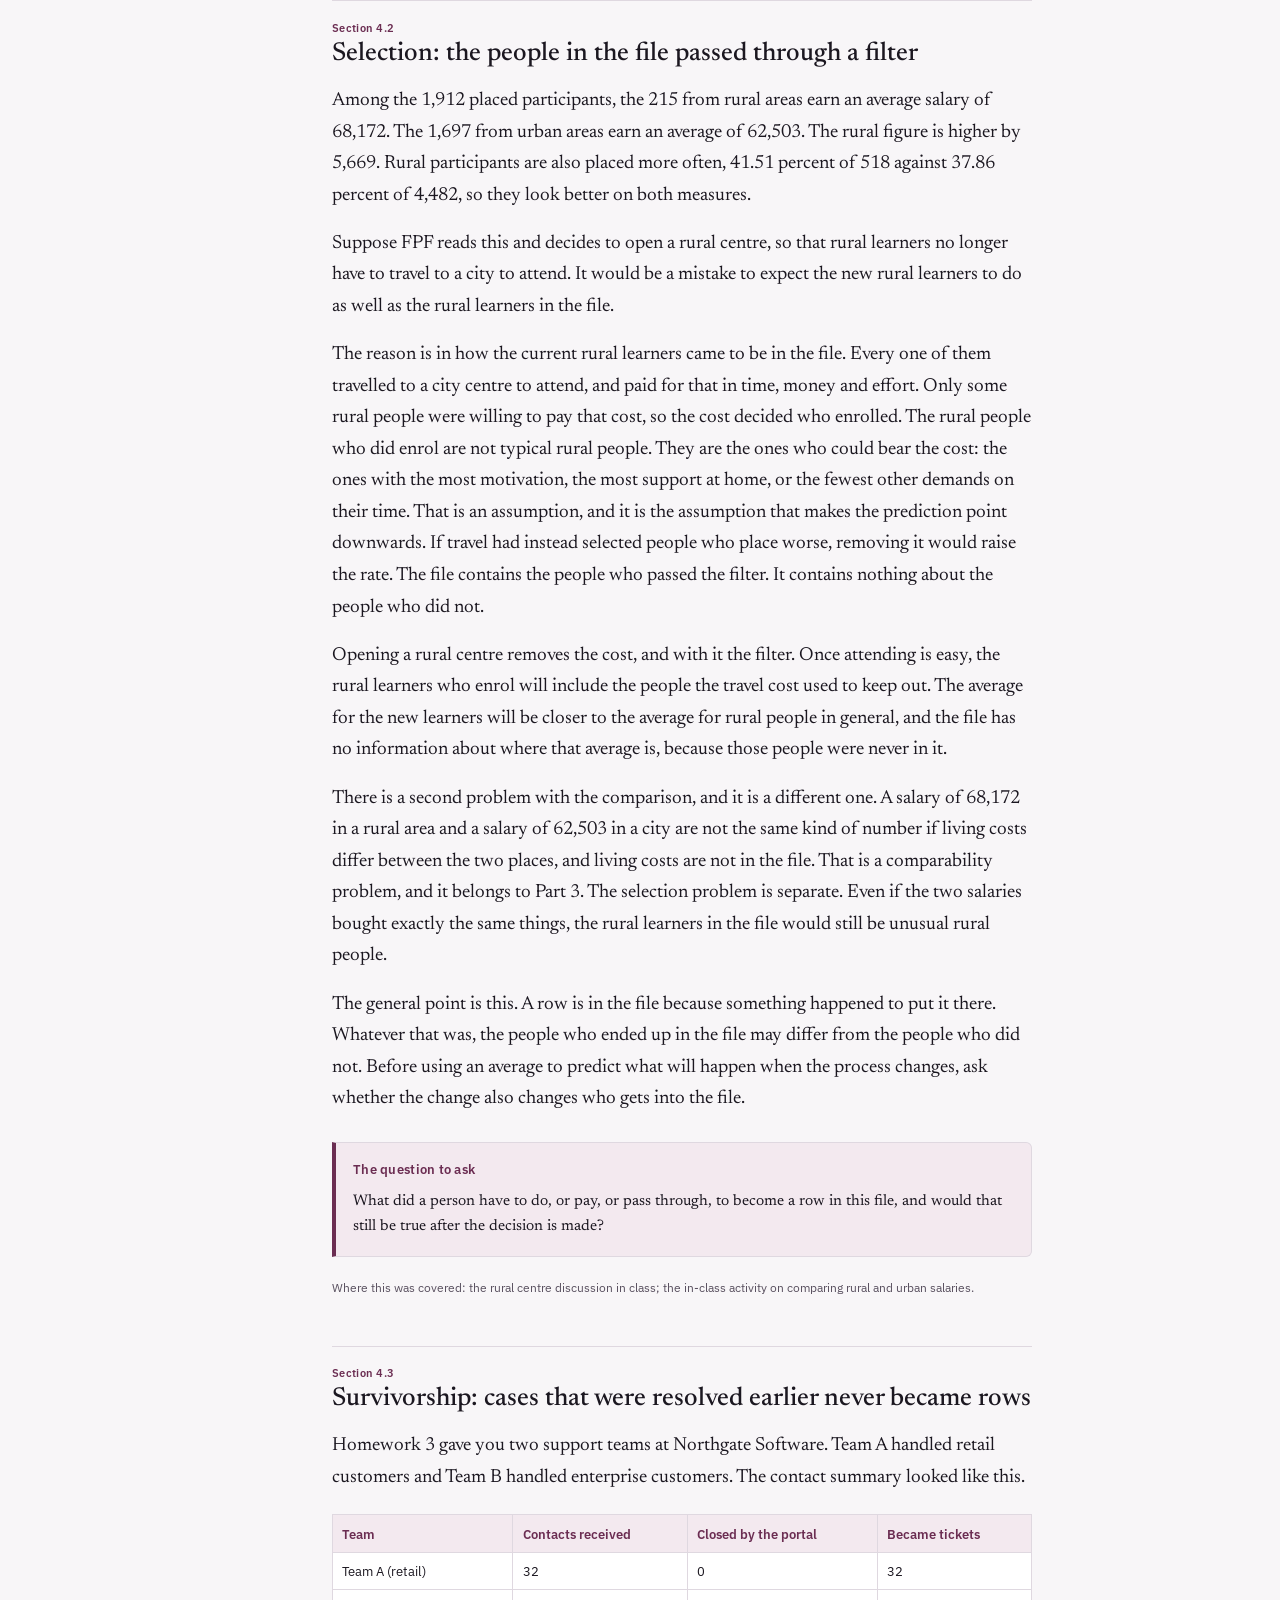
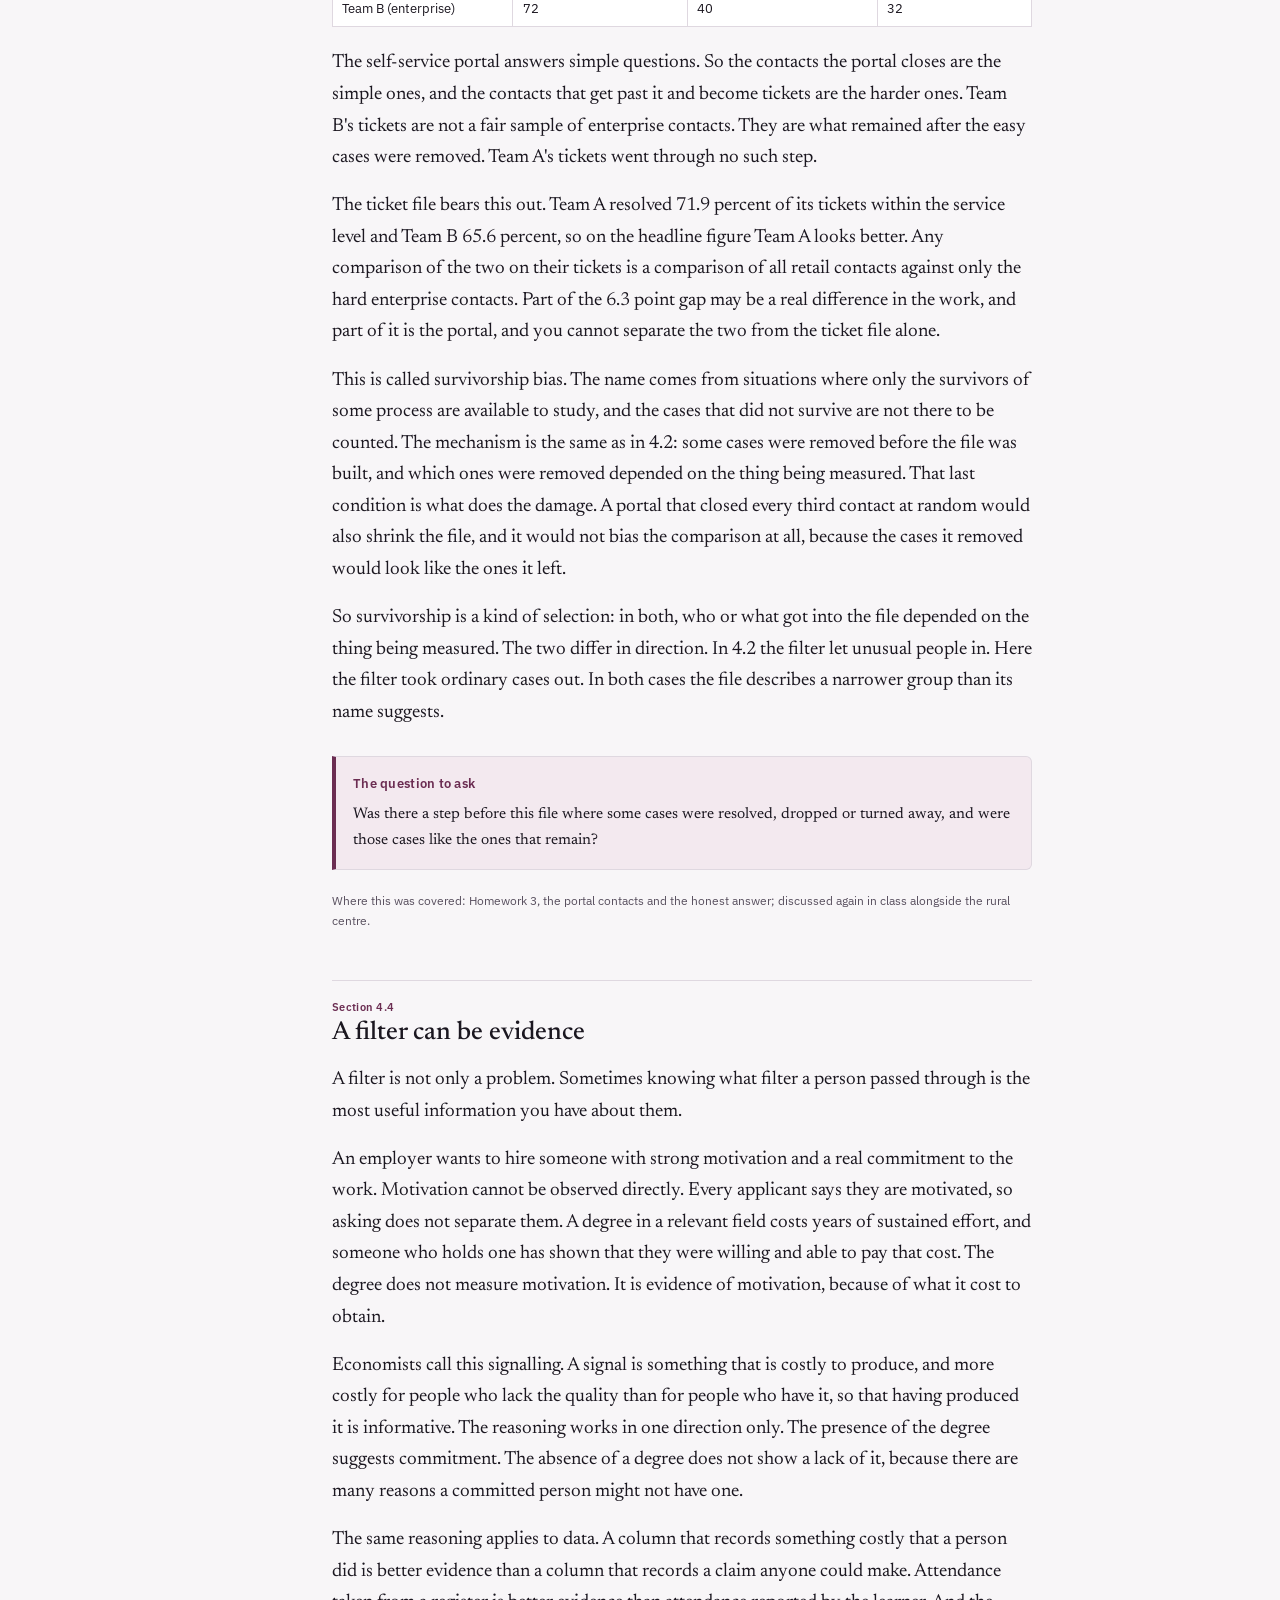
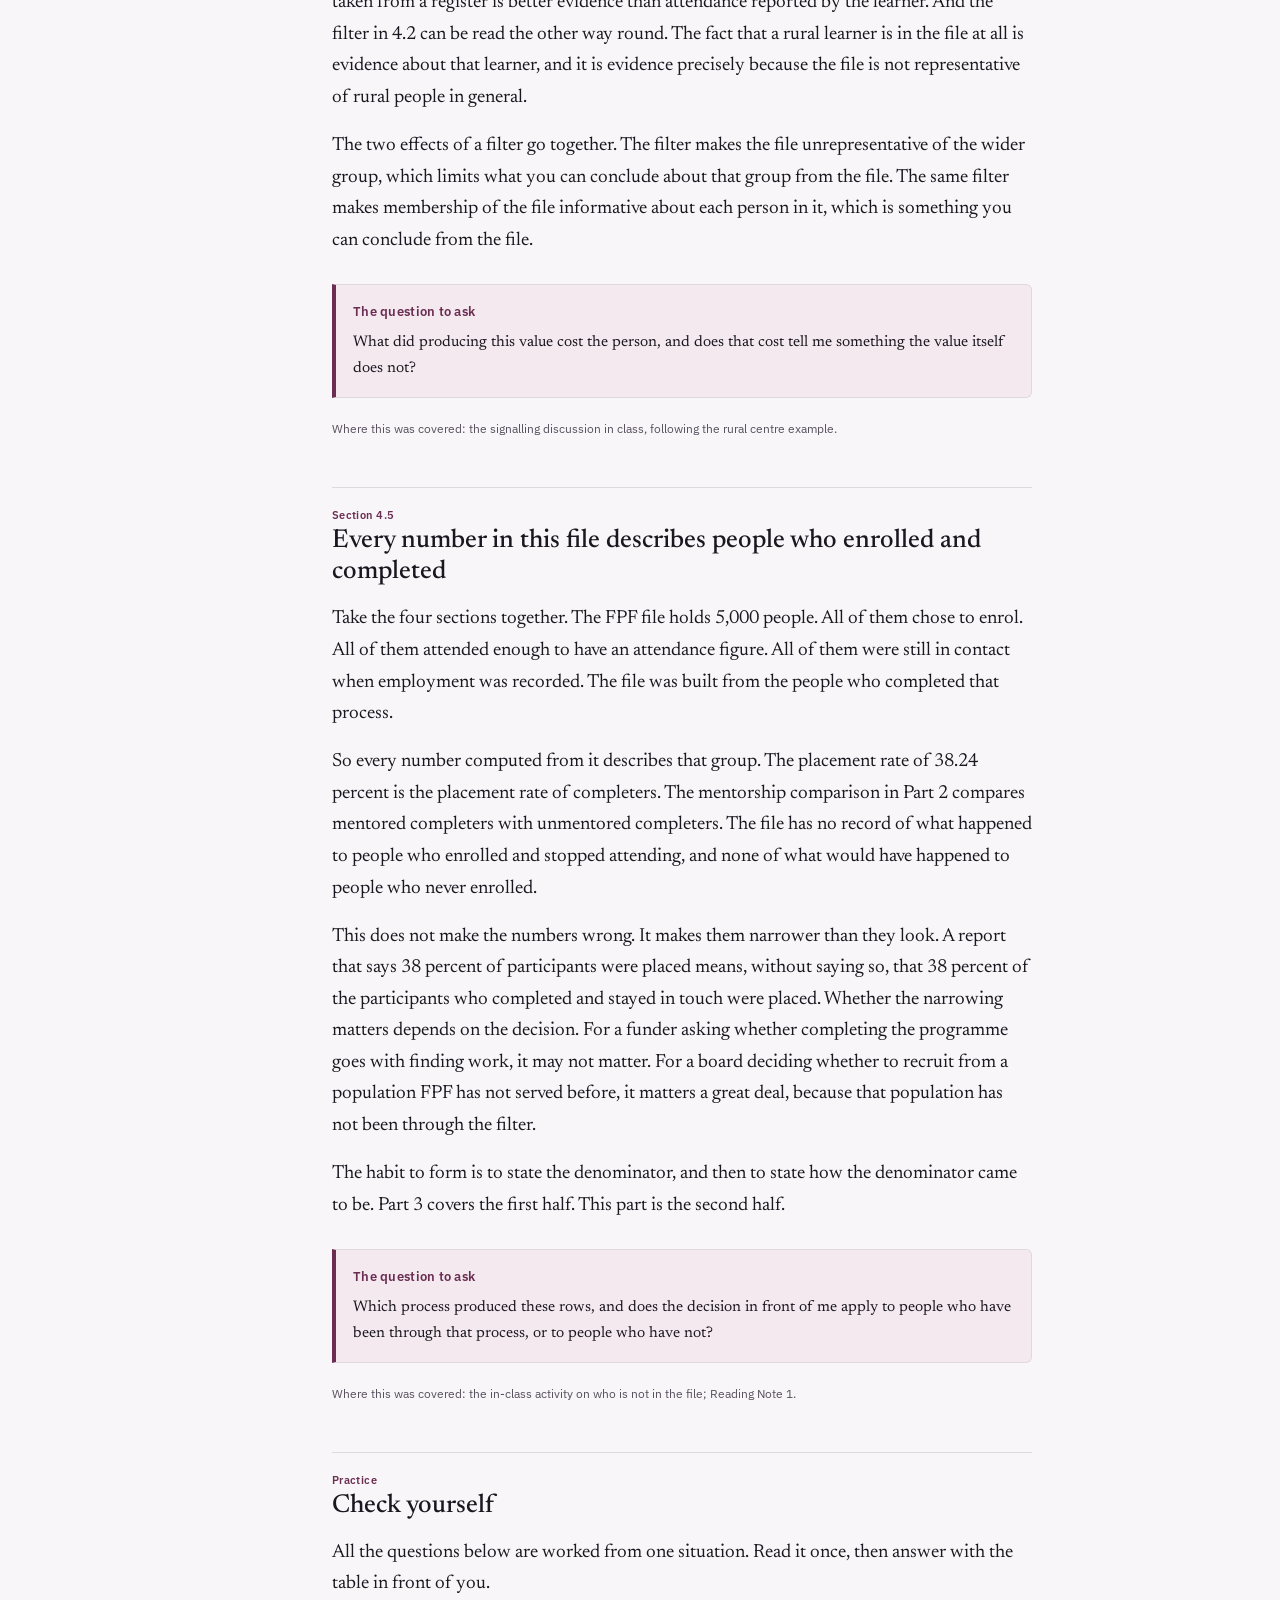
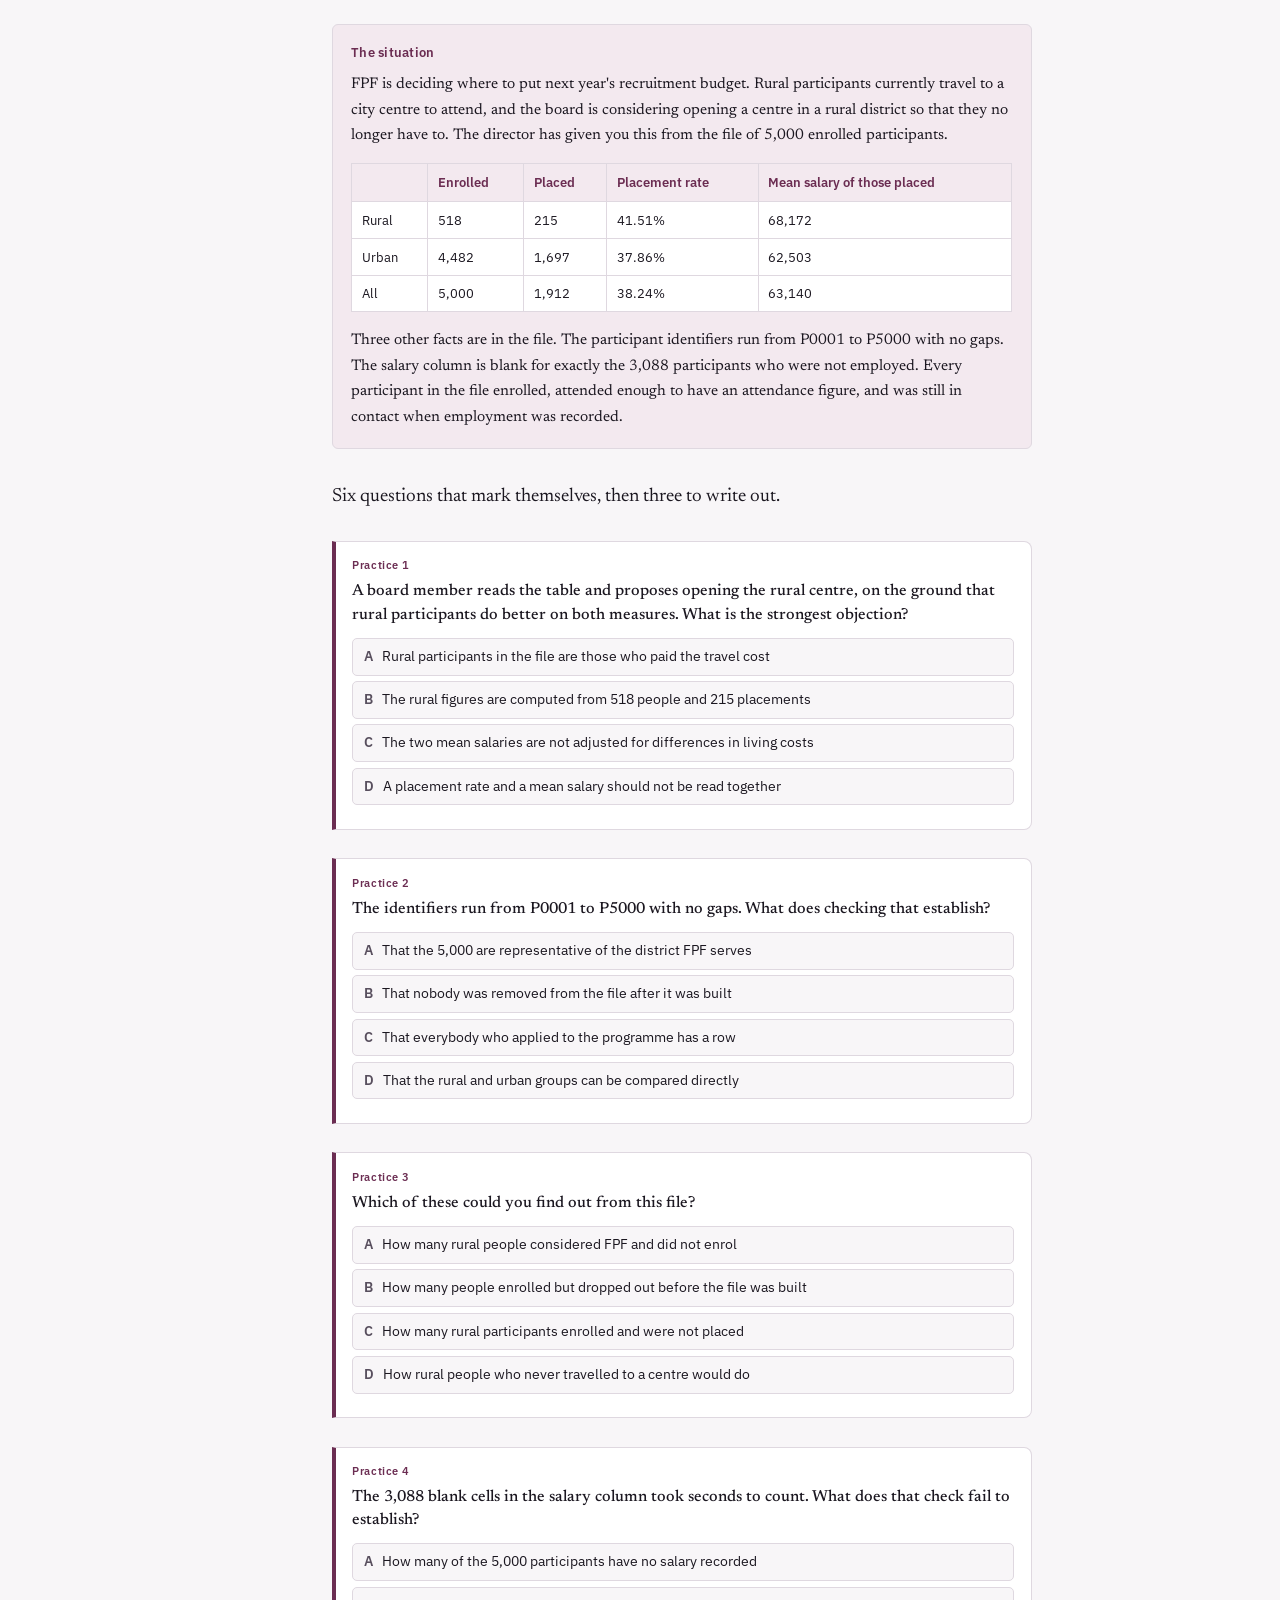
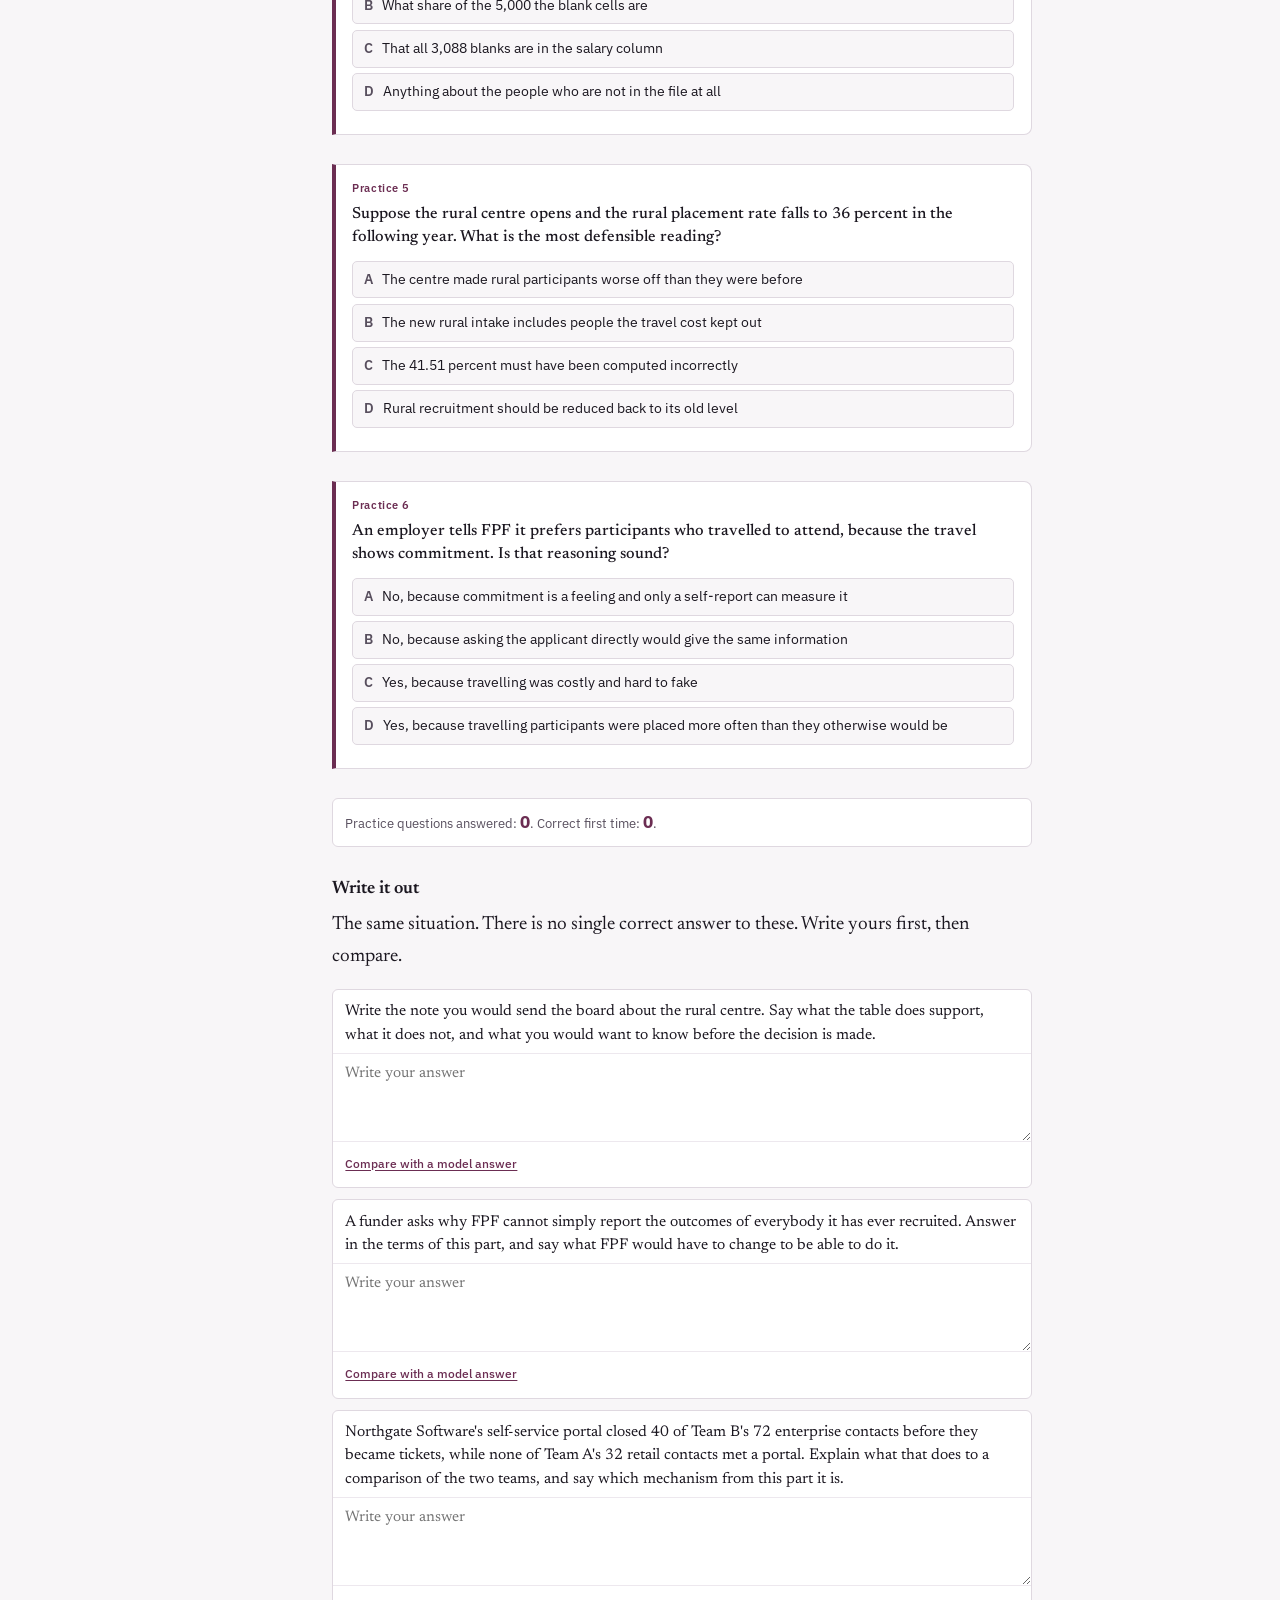
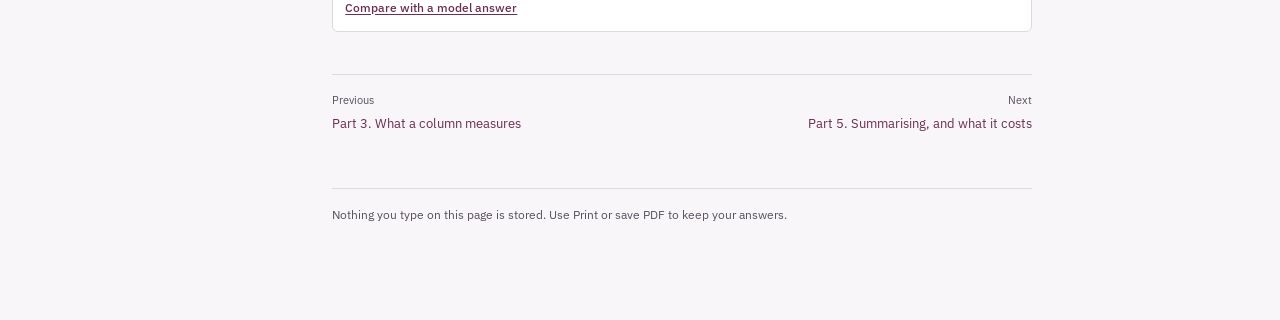
<file: docs/part4.html>
<!DOCTYPE html>
<html lang="en">
<head>
<meta charset="utf-8">
<meta name="viewport" content="width=device-width,initial-scale=1">
<title>Part 4. Who is in the file</title>
<link rel="preconnect" href="https://fonts.googleapis.com">
<link rel="preconnect" href="https://fonts.gstatic.com" crossorigin>
<link href="https://fonts.googleapis.com/css2?family=Newsreader:opsz,wght@6..72,400;6..72,500;6..72,600&family=IBM+Plex+Sans:wght@400;500;600&display=swap" rel="stylesheet">
<style>
:root{
 --ink:#1B1720;--soft:#584F5E;--paper:#F8F6F8;--card:#FFFFFF;--rule:#DFD8E0;--rule-soft:#EDE8EE;
 --accent:#6B2D52;--accent-wash:#F3E9EF;--accent-soft:#A8749A;
 --lost:#B9AEBE;--lost-wash:#F1EDF2;
 --ok-bg:#CBEBD5;--ok-ink:#0C5E2D;--no-bg:#F7E0DD;--no-ink:#9A3226;
 --serif:"Newsreader",Georgia,serif;--sans:"IBM Plex Sans",-apple-system,"Segoe UI",Roboto,sans-serif;}
*{box-sizing:border-box}
html{-webkit-text-size-adjust:100%;scroll-behavior:smooth}
@media (prefers-reduced-motion:reduce){html{scroll-behavior:auto}*{transition:none!important}}
body{margin:0;background:var(--paper);color:var(--ink);font-family:var(--serif);font-size:19px;line-height:1.66}
@media (max-width:640px){body{font-size:17.5px}}
.bar{position:sticky;top:0;z-index:60;background:rgba(248,246,248,.95);backdrop-filter:saturate(140%) blur(8px);border-bottom:1px solid var(--rule)}
.bar-in{max-width:1160px;margin:0 auto;padding:.55rem 1rem;display:flex;align-items:center;gap:.7rem}
.bar-t{font-family:var(--sans);font-size:.83rem;font-weight:600;white-space:nowrap;overflow:hidden;text-overflow:ellipsis}
.bar-t span{color:var(--soft);font-weight:400}
.bar-sp{flex:1}
.btn{font-family:var(--sans);font-size:.79rem;font-weight:500;color:var(--ink);background:var(--card);border:1px solid var(--rule);
 border-radius:5px;padding:.34rem .66rem;cursor:pointer;line-height:1.3}
.btn:hover{border-color:var(--accent);color:var(--accent)}
.btn:focus-visible{outline:2px solid var(--accent);outline-offset:2px}
.prog{position:absolute;left:0;bottom:-1px;height:2px;background:var(--accent);width:0}
@media (max-width:560px){.bar-t span{display:none}.btn{padding:.3rem .5rem;font-size:.73rem}}
.shell{max-width:1160px;margin:0 auto;padding:0 1rem;display:grid;grid-template-columns:214px minmax(0,1fr);gap:2.6rem;align-items:start}
@media (max-width:980px){.shell{grid-template-columns:minmax(0,1fr);gap:0}}
nav.toc{position:sticky;top:3.6rem;padding:1.7rem 0 3rem;font-family:var(--sans);font-size:.78rem;
 max-height:calc(100vh - 5rem);overflow-y:auto;overscroll-behavior:contain}
nav.toc ol{list-style:none;margin:0;padding:0}
nav.toc a{display:block;padding:.26rem .5rem;color:var(--soft);text-decoration:none;border-left:2px solid transparent;border-radius:0 3px 3px 0;line-height:1.35}
nav.toc a:hover{color:var(--ink);background:#F0EAF1}
nav.toc a.on{color:var(--accent);border-left-color:var(--accent);background:var(--accent-wash);font-weight:500}
@media (max-width:980px){nav.toc{position:fixed;inset:0 0 0 auto;width:min(305px,86vw);background:var(--card);border-left:1px solid var(--rule);
 padding:1rem 1rem 3rem;z-index:70;transform:translateX(100%);transition:transform .22s ease;box-shadow:-14px 0 34px rgba(27,23,32,.12);max-height:none}
 nav.toc.open{transform:none}}
.scrim{display:none}
@media (max-width:980px){.scrim.on{display:block;position:fixed;inset:0;background:rgba(27,23,32,.34);z-index:65}}
main{padding:2.2rem 0 6rem;max-width:70ch}
h1{font-weight:500;font-size:2.5rem;line-height:1.12;letter-spacing:-.015em;margin:.4rem 0 .3rem}
@media (max-width:640px){h1{font-size:1.95rem}}
.dek{font-size:1.18rem;color:var(--soft);margin:0 0 1.3rem;line-height:1.45}
h2{font-weight:500;font-size:1.62rem;line-height:1.22;margin:3rem 0 .9rem;padding-top:1.2rem;border-top:1px solid var(--rule)}
h2 .n{font-family:var(--sans);font-size:.71rem;font-weight:600;color:var(--accent);display:block;margin-bottom:.28rem;letter-spacing:.04em}
h3{font-weight:600;font-size:1.13rem;margin:1.9rem 0 .5rem;line-height:1.3}
h4{font-family:var(--sans);font-weight:600;font-size:.86rem;margin:1.35rem 0 .45rem;color:var(--soft)}
p{margin:0 0 1.05rem} ul{margin:0 0 1.1rem;padding-left:1.15rem} li{margin:0 0 .5rem}
.box{border:1px solid var(--rule);border-left:4px solid var(--accent);border-radius:0 6px 6px 0;padding:1rem 1.1rem;margin:1.7rem 0;background:var(--card)}
.box h4{margin:0 0 .5rem;font-size:.82rem;color:var(--accent);letter-spacing:.02em}
.box p{font-size:.96rem;margin-bottom:.6rem} .box p:last-child{margin-bottom:0}
.box.principle{background:var(--accent-wash)}
.box.warn{background:#FBF1E6;border-left-color:#A9772A} .box.warn h4{color:#A9772A}
.tw{overflow-x:auto;margin:1.3rem 0}
table{border-collapse:collapse;width:100%;font-family:var(--sans);font-size:.84rem;font-variant-numeric:tabular-nums;background:var(--card)}
@media (max-width:640px){table{font-size:.77rem}}
th{background:var(--accent-wash);font-weight:600;text-align:left;padding:.46rem .6rem;border:1px solid var(--rule);white-space:nowrap;color:var(--accent)}
td{padding:.42rem .6rem;border:1px solid var(--rule)}
table.txt td{white-space:normal}
caption{caption-side:bottom;font-family:var(--sans);font-size:.74rem;color:var(--soft);text-align:left;padding-top:.45rem;line-height:1.4}
td.win{background:var(--ok-bg);color:var(--ok-ink);font-weight:600}
td.lose{background:var(--no-bg);color:var(--no-ink);font-weight:600}
/* signature device: what the summary threw away */
.lostbox{border:1px dashed var(--lost);background:var(--lost-wash);border-radius:6px;padding:.6rem .8rem;margin:.9rem 0;
 font-family:var(--sans);font-size:.82rem;color:var(--soft);line-height:1.5}
.lostbox b{font-family:var(--sans);font-size:.67rem;font-weight:600;letter-spacing:.06em;text-transform:uppercase;
 color:var(--lost);display:block;margin-bottom:.25rem}
.demo{background:var(--card);border:1px solid var(--rule);border-radius:8px;margin:1.9rem 0;overflow:hidden}
.demo-h{padding:.9rem 1.1rem .2rem}
.demo-h h4{margin:0 0 .25rem;font-size:.83rem;color:var(--ink)}
.demo-h p{font-family:var(--sans);font-size:.85rem;color:var(--soft);margin:0 0 .75rem;line-height:1.45}
.pick{display:flex;flex-wrap:wrap;gap:.38rem;padding:0 1.1rem .85rem}
.pk{font-family:var(--sans);font-size:.77rem;font-weight:500;padding:.42rem .7rem;border-radius:5px;border:1px solid var(--rule);
 background:var(--paper);color:var(--soft);cursor:pointer;line-height:1.25}
.pk:hover{color:var(--ink)}
.pk[aria-pressed=true]{background:var(--accent);border-color:var(--accent);color:#fff}
.pk:focus-visible{outline:2px solid var(--accent);outline-offset:2px}
.demo-body{padding:0 1.1rem}
.demo-out{border-top:1px solid var(--rule);background:var(--paper);padding:.85rem 1.1rem}
.demo-out .k{font-family:var(--sans);font-size:.68rem;font-weight:600;color:var(--soft);margin-bottom:.3rem}
.demo-out .v{font-size:1rem;line-height:1.5}
.flag{font-family:var(--sans);font-size:.82rem;line-height:1.5;padding:.55rem .7rem;border-radius:5px;margin-top:.6rem}
.flag.bad{background:var(--no-bg);color:var(--no-ink)}
.flag.good{background:var(--ok-bg);color:var(--ok-ink)}
.flag.neutral{background:var(--accent-wash);color:var(--accent)}
svg.hist{width:100%;height:160px;display:block}
.kc{background:var(--card);border:1px solid var(--rule);border-left:4px solid var(--accent);border-radius:0 8px 8px 0;padding:.95rem 1.05rem;margin:1.8rem 0}
.kc .tag{font-family:var(--sans);font-size:.66rem;font-weight:600;color:var(--accent);letter-spacing:.05em;display:block;margin-bottom:.35rem}
.kc .q{font-size:1rem;line-height:1.45;margin:0 0 .7rem;font-weight:500}
.opts{display:grid;gap:.34rem;margin-bottom:.5rem}
.opt{display:flex;gap:.55rem;align-items:flex-start;font-family:var(--sans);font-size:.87rem;line-height:1.42;text-align:left;
 padding:.5rem .65rem;border:1px solid var(--rule);border-radius:5px;background:var(--paper);color:var(--ink);cursor:pointer;width:100%}
.opt:hover:not([disabled]){border-color:var(--accent-soft)}
.opt:focus-visible{outline:2px solid var(--accent);outline-offset:2px}
.opt .ltr{font-weight:600;color:var(--soft);flex:0 0 auto}
.opt.right{background:var(--ok-bg);border-color:#8CCBA1;color:var(--ok-ink)} .opt.right .ltr{color:var(--ok-ink)}
.opt.wrong{background:var(--no-bg);border-color:#DDA79E;color:var(--no-ink)} .opt.wrong .ltr{color:var(--no-ink)}
.opt[disabled]{cursor:default}
.fb{display:none;font-family:var(--sans);font-size:.84rem;line-height:1.5;padding:.55rem .7rem;border-radius:5px;background:var(--accent-wash);color:var(--ink)}
.fb.on{display:block} .fb b{color:var(--accent)}
.resp{border:1px solid var(--rule);border-radius:6px;background:var(--card);margin:0 0 .7rem;overflow:hidden}
.resp .p{padding:.65rem .8rem .35rem;font-size:.97rem;line-height:1.5}
.resp textarea{width:100%;border:none;border-top:1px solid var(--rule-soft);padding:.6rem .8rem;font-family:var(--serif);font-size:.95rem;
 line-height:1.5;resize:vertical;min-height:3.4rem;background:transparent;color:var(--ink);display:block}
.resp textarea:focus{outline:2px solid var(--accent);outline-offset:-2px;background:#FEFDFE}
.resp .f{padding:.35rem .8rem .5rem;border-top:1px solid var(--rule-soft)}
.rev{font-family:var(--sans);font-size:.75rem;font-weight:500;color:var(--accent);background:none;border:none;cursor:pointer;
 padding:.15rem 0;text-decoration:underline;text-underline-offset:2px}
.rev:focus-visible{outline:2px solid var(--accent);outline-offset:2px}
.ans{display:none;padding:.55rem .8rem .7rem;background:var(--accent-wash);border-top:1px solid var(--rule-soft);font-size:.93rem;line-height:1.5}
.ans.on{display:block}
.ans .k{font-family:var(--sans);font-size:.66rem;font-weight:600;color:var(--accent);display:block;margin-bottom:.2rem}
.score{font-family:var(--sans);font-size:.82rem;color:var(--soft);background:var(--card);border:1px solid var(--rule);border-radius:6px;
 padding:.6rem .8rem;margin:1.6rem 0}
.score b{color:var(--accent);font-size:1.05rem}
.end{font-family:var(--sans);font-size:.78rem;color:var(--soft);border-top:1px solid var(--rule);margin-top:3.4rem;padding-top:1rem;line-height:1.5}
.ref{font-family:var(--sans);font-size:.72rem;color:var(--soft);vertical-align:super}
@media print{.bar,nav.toc,.scrim,.rev,.pick,.opt,.btn{display:none!important}
 body{background:#fff;font-size:11pt}.shell{display:block;max-width:none;padding:0}main{max-width:none;padding:0}
 .resp textarea{border:1px solid #999;background:#fff;min-height:3.2rem}
 table,.box,.demo,.kc,.lostbox{break-inside:avoid}h2{break-after:avoid}}

/* ---- study guide additions ---- */
.gnav{font-family:var(--sans);font-size:.78rem;color:var(--soft);display:flex;flex-wrap:wrap;gap:.2rem .9rem;margin:0 0 1.4rem;padding:0 0 .8rem;border-bottom:1px solid var(--rule)}
.gnav a{color:var(--soft);text-decoration:none;padding:.15rem 0;border-bottom:2px solid transparent}
.gnav a:hover{color:var(--ink)}
.gnav a.here{color:var(--accent);border-bottom-color:var(--accent);font-weight:500}
.pn{display:flex;justify-content:space-between;gap:1rem;font-family:var(--sans);font-size:.84rem;margin:2.6rem 0 0;padding-top:1rem;border-top:1px solid var(--rule)}
.pn a{color:var(--accent);text-decoration:none}
.pn a:hover{text-decoration:underline}
.pn span{color:var(--soft);display:block;font-size:.7rem;margin-bottom:.15rem}
.date{font-family:var(--sans);font-size:.92rem;font-weight:500;color:var(--accent);background:var(--accent-wash);border:1px solid var(--rule);border-radius:6px;padding:.6rem .9rem;margin:0 0 1.6rem}
.grid{display:grid;grid-template-columns:1fr;gap:.7rem;margin:1.2rem 0 1.6rem}
.part{display:block;border:1px solid var(--rule);border-radius:6px;padding:.8rem 1rem;background:var(--card);text-decoration:none;color:var(--ink)}
.part:hover{border-color:var(--accent)}
.part b{display:block;font-family:var(--sans);font-size:.72rem;color:var(--accent);letter-spacing:.04em;margin-bottom:.2rem}
.part strong{font-weight:500;font-size:1.05rem;display:block;margin-bottom:.25rem}
.part span{font-family:var(--sans);font-size:.84rem;color:var(--soft);line-height:1.45}
.part ul{font-family:var(--sans);font-size:.8rem;color:var(--soft);margin:.5rem 0 0;padding-left:1.1rem}
.part li{margin:0 0 .18rem}
.src{font-family:var(--sans);font-size:.76rem;color:var(--soft);margin:-.4rem 0 1rem}
.gnav .soon{color:var(--lost);padding:.15rem 0}
.pn em{font-style:normal;color:var(--soft)}
.part.soon{opacity:.62;pointer-events:none}
.part .tag{font-family:var(--sans);font-size:.7rem;color:var(--lost);display:block;margin-top:.4rem}
.note{font-family:var(--sans);font-size:.84rem;color:var(--soft);margin:-1rem 0 1.6rem;line-height:1.5}

/* the mini-case that opens a practice section */
.case{border:1px solid var(--rule);border-radius:6px;padding:1.05rem 1.15rem .5rem;margin:1.5rem 0 2rem;background:var(--accent-wash)}
.case h4{margin:0 0 .55rem;font-size:.82rem;color:var(--accent);letter-spacing:.02em}
.case p{font-size:.96rem;margin:0 0 .6rem}
.case .tw{margin:.9rem 0 1rem}
.case table{background:var(--card)}

/* die-throw simulator, appendix only */
.sim{border:1px solid var(--rule);border-radius:6px;padding:1rem 1.1rem;margin:1.4rem 0;background:var(--card)}
.sim-row{display:flex;flex-wrap:wrap;gap:.5rem .8rem;align-items:center;font-family:var(--sans);font-size:.82rem;color:var(--soft)}
.sim-row select{font-family:var(--sans);font-size:.82rem;padding:.3rem .4rem;border:1px solid var(--rule);border-radius:4px;background:var(--paper);color:var(--ink)}
.sim-out{display:flex;flex-wrap:wrap;gap:1.4rem;margin:1rem 0 .4rem;font-family:var(--sans)}
.sim-out span{display:flex;flex-direction:column;font-size:.72rem;color:var(--soft);letter-spacing:.02em}
.sim-out b{font-size:1.28rem;font-weight:600;color:var(--accent);font-variant-numeric:tabular-nums;line-height:1.25}
.sim-chart .bars{display:flex;align-items:flex-end;gap:2px;height:110px;margin:.7rem 0 .25rem}
.sim-chart .bars i{flex:1;background:var(--accent-soft);border-radius:2px 2px 0 0;min-height:1px}
.sim-chart .axis{display:flex;justify-content:space-between;font-family:var(--sans);font-size:.7rem;color:var(--soft);border-top:1px solid var(--rule);padding-top:.25rem}
.sim-note{font-family:var(--sans);font-size:.78rem;color:var(--soft);margin:.6rem 0 0}

/* sections collapsed off the exam */
.muted details{border-top:1px solid var(--rule);margin:3rem 0 0}
.muted summary{list-style:none;cursor:pointer;font-weight:500;font-size:1.62rem;line-height:1.22;padding:1.2rem 0 .9rem;color:var(--soft)}
.muted summary::-webkit-details-marker{display:none}
.muted summary::after{content:"Show";font-family:var(--sans);font-size:.72rem;font-weight:600;color:var(--accent);border:1px solid var(--rule);border-radius:4px;padding:.2rem .5rem;margin-left:.6rem;white-space:nowrap;vertical-align:middle}
.muted details[open] summary::after{content:"Hide"}
.muted summary .n{font-family:var(--sans);font-size:.71rem;font-weight:600;color:var(--accent);display:block;margin-bottom:.28rem;letter-spacing:.04em}
.muted summary .n i{font-style:normal;color:var(--soft);background:var(--rule-soft);border-radius:3px;padding:.1rem .4rem;margin-left:.5rem;letter-spacing:.02em}
.muted details[open] summary{color:var(--ink)}
@media print{.muted details{display:none}}

</style>
</head>
<body>
<div class="bar"><div class="bar-in">
 <div class="bar-t">Midterm Study Guide <span>&nbsp;Part 4</span></div>
 <div class="bar-sp"></div>
 <button class="btn" id="printBtn" type="button">Print or save PDF</button>
 <button class="btn" id="tocBtn" type="button" aria-expanded="false">Contents</button>
</div><div class="prog" id="prog"></div></div>
<div class="scrim" id="scrim"></div>
<div class="shell">
<nav class="toc" id="toc" aria-label="Contents"><ol>
<li><a href="#s1">4.1 A blank cell and a missing person</a></li>
<li><a href="#s2">4.2 Selection</a></li>
<li><a href="#s3">4.3 Survivorship</a></li>
<li><a href="#s4">4.4 A filter can be evidence</a></li>
<li><a href="#s5">4.5 Everyone here enrolled and completed</a></li>
<li><a href="#practice">Practice</a></li>
</ol></nav>
<main>
<div class="gnav"><a href="index.html">Start</a><a href="part1.html">Part 1</a><a href="part2.html">Part 2</a><a href="part3.html">Part 3</a><a href="part4.html" class="here">Part 4</a><a href="part5.html">Part 5</a><a href="closing.html">Closing</a><a href="appendix.html">Appendix</a><a href="practice.html">Practice set</a></div>

<h1>Part 4. Who is in the file</h1>
<p class="dek">What filtered these rows, and what does the number mean as a result?</p>

<p>Everything you can examine in a dataset is already in it. The file has no record of the people who are not in it, and no calculation on the rows that exist can tell you about them. This part is about how rows come to be in a file, and what that means for every number computed from the file.</p>
<p>Part 3 asked what a column measures. This part asks a question that comes before it: who are the rows, and why these rows rather than others. The two questions are separate. A column can be measured perfectly on a set of rows that were chosen in a way that makes the measurement useless for the decision in front of you.</p>
<section id="s1"><h2><span class="n">Section 4.1</span>A blank cell and a missing person are different things</h2>

<p>The FuturePath Foundation file has 5,000 rows. The participant identifiers run from P0001 to P5000 without a gap, so nobody was removed after the file was built. The salary column has 3,088 blank cells, and counting them takes a few seconds in any tool.</p>
<p>Both checks are easy, and both answer a narrow question. A blank cell means that a value was not recorded for a row that exists. You can see the blank, count it, and ask why it is there. In this file the answer is that those 3,088 people were not employed, so there was no salary to record. The blank is what not having a job looks like when the column is salary.</p>
<p>There is no information in the file about a person who is not in it. There is no row to look at, no cell to count, and nothing in the data that shows the person was ever a candidate for a row. Three groups of people matter to FPF and never appear.</p>
<div class="tw"><table class="txt"><thead><tr><th>Who never appears</th><th>Why it matters</th></tr></thead><tbody><tr><td>People who considered FPF and did not enrol</td><td>This is the most useful thing FPF could know about its own recruiting, and the file contains nothing about it.</td></tr><tr><td>People who enrolled and left before an outcome was recorded</td><td>They are not rows: the file holds only participants who were still in contact when employment was recorded. What became of them is not recoverable from it.</td></tr><tr><td>Employers that FPF approached and that declined</td><td>Partnership strength is measured only among the employers who agreed.</td></tr></tbody></table></div>

<p>The check that takes seconds answers a question that does not matter much. The question that matters cannot be answered from inside the file. You have to find out how the file was built, and usually that means asking the people who built it.</p>
<div class="box principle"><h4>The question to ask</h4><p>Who would have been in this file if things had gone differently, and what would it cost to find out about them?</p></div>
<p class="src">Where this was covered: the in-class activity on who is not in the file; Reading Note 1 on what a dataset leaves out.</p>
</section>
<section id="s2"><h2><span class="n">Section 4.2</span>Selection: the people in the file passed through a filter</h2>

<p>Among the 1,912 placed participants, the 215 from rural areas earn an average salary of 68,172. The 1,697 from urban areas earn an average of 62,503. The rural figure is higher by 5,669. Rural participants are also placed more often, 41.51 percent of 518 against 37.86 percent of 4,482, so they look better on both measures.</p>
<p>Suppose FPF reads this and decides to open a rural centre, so that rural learners no longer have to travel to a city to attend. It would be a mistake to expect the new rural learners to do as well as the rural learners in the file.</p>
<p>The reason is in how the current rural learners came to be in the file. Every one of them travelled to a city centre to attend, and paid for that in time, money and effort. Only some rural people were willing to pay that cost, so the cost decided who enrolled. The rural people who did enrol are not typical rural people. They are the ones who could bear the cost: the ones with the most motivation, the most support at home, or the fewest other demands on their time. That is an assumption, and it is the assumption that makes the prediction point downwards. If travel had instead selected people who place worse, removing it would raise the rate. The file contains the people who passed the filter. It contains nothing about the people who did not.</p>
<p>Opening a rural centre removes the cost, and with it the filter. Once attending is easy, the rural learners who enrol will include the people the travel cost used to keep out. The average for the new learners will be closer to the average for rural people in general, and the file has no information about where that average is, because those people were never in it.</p>
<p>There is a second problem with the comparison, and it is a different one. A salary of 68,172 in a rural area and a salary of 62,503 in a city are not the same kind of number if living costs differ between the two places, and living costs are not in the file. That is a comparability problem, and it belongs to Part 3. The selection problem is separate. Even if the two salaries bought exactly the same things, the rural learners in the file would still be unusual rural people.</p>
<p>The general point is this. A row is in the file because something happened to put it there. Whatever that was, the people who ended up in the file may differ from the people who did not. Before using an average to predict what will happen when the process changes, ask whether the change also changes who gets into the file.</p>
<div class="box principle"><h4>The question to ask</h4><p>What did a person have to do, or pay, or pass through, to become a row in this file, and would that still be true after the decision is made?</p></div>
<p class="src">Where this was covered: the rural centre discussion in class; the in-class activity on comparing rural and urban salaries.</p>
</section>
<section id="s3"><h2><span class="n">Section 4.3</span>Survivorship: cases that were resolved earlier never became rows</h2>

<p>Homework 3 gave you two support teams at Northgate Software. Team A handled retail customers and Team B handled enterprise customers. The contact summary looked like this.</p>
<div class="tw"><table><thead><tr><th>Team</th><th>Contacts received</th><th>Closed by the portal</th><th>Became tickets</th></tr></thead><tbody><tr><td>Team A (retail)</td><td>32</td><td>0</td><td>32</td></tr><tr><td>Team B (enterprise)</td><td>72</td><td>40</td><td>32</td></tr></tbody></table></div>

<p>The self-service portal answers simple questions. So the contacts the portal closes are the simple ones, and the contacts that get past it and become tickets are the harder ones. Team B's tickets are not a fair sample of enterprise contacts. They are what remained after the easy cases were removed. Team A's tickets went through no such step.</p>
<p>The ticket file bears this out. Team A resolved 71.9 percent of its tickets within the service level and Team B 65.6 percent, so on the headline figure Team A looks better. Any comparison of the two on their tickets is a comparison of all retail contacts against only the hard enterprise contacts. Part of the 6.3 point gap may be a real difference in the work, and part of it is the portal, and you cannot separate the two from the ticket file alone.</p>
<p>This is called survivorship bias. The name comes from situations where only the survivors of some process are available to study, and the cases that did not survive are not there to be counted. The mechanism is the same as in 4.2: some cases were removed before the file was built, and which ones were removed depended on the thing being measured. That last condition is what does the damage. A portal that closed every third contact at random would also shrink the file, and it would not bias the comparison at all, because the cases it removed would look like the ones it left.</p>
<p>So survivorship is a kind of selection: in both, who or what got into the file depended on the thing being measured. The two differ in direction. In 4.2 the filter let unusual people in. Here the filter took ordinary cases out. In both cases the file describes a narrower group than its name suggests.</p>
<div class="box principle"><h4>The question to ask</h4><p>Was there a step before this file where some cases were resolved, dropped or turned away, and were those cases like the ones that remain?</p></div>
<p class="src">Where this was covered: Homework 3, the portal contacts and the honest answer; discussed again in class alongside the rural centre.</p>
</section>
<section id="s4"><h2><span class="n">Section 4.4</span>A filter can be evidence</h2>

<p>A filter is not only a problem. Sometimes knowing what filter a person passed through is the most useful information you have about them.</p>
<p>An employer wants to hire someone with strong motivation and a real commitment to the work. Motivation cannot be observed directly. Every applicant says they are motivated, so asking does not separate them. A degree in a relevant field costs years of sustained effort, and someone who holds one has shown that they were willing and able to pay that cost. The degree does not measure motivation. It is evidence of motivation, because of what it cost to obtain.</p>
<p>Economists call this signalling. A signal is something that is costly to produce, and more costly for people who lack the quality than for people who have it, so that having produced it is informative. The reasoning works in one direction only. The presence of the degree suggests commitment. The absence of a degree does not show a lack of it, because there are many reasons a committed person might not have one.</p>
<p>The same reasoning applies to data. A column that records something costly that a person did is better evidence than a column that records a claim anyone could make. Attendance taken from a register is better evidence than attendance reported by the learner. And the filter in 4.2 can be read the other way round. The fact that a rural learner is in the file at all is evidence about that learner, and it is evidence precisely because the file is not representative of rural people in general.</p>
<p>The two effects of a filter go together. The filter makes the file unrepresentative of the wider group, which limits what you can conclude about that group from the file. The same filter makes membership of the file informative about each person in it, which is something you can conclude from the file.</p>
<div class="box principle"><h4>The question to ask</h4><p>What did producing this value cost the person, and does that cost tell me something the value itself does not?</p></div>
<p class="src">Where this was covered: the signalling discussion in class, following the rural centre example.</p>
</section>
<section id="s5"><h2><span class="n">Section 4.5</span>Every number in this file describes people who enrolled and completed</h2>

<p>Take the four sections together. The FPF file holds 5,000 people. All of them chose to enrol. All of them attended enough to have an attendance figure. All of them were still in contact when employment was recorded. The file was built from the people who completed that process.</p>
<p>So every number computed from it describes that group. The placement rate of 38.24 percent is the placement rate of completers. The mentorship comparison in Part 2 compares mentored completers with unmentored completers. The file has no record of what happened to people who enrolled and stopped attending, and none of what would have happened to people who never enrolled.</p>
<p>This does not make the numbers wrong. It makes them narrower than they look. A report that says 38 percent of participants were placed means, without saying so, that 38 percent of the participants who completed and stayed in touch were placed. Whether the narrowing matters depends on the decision. For a funder asking whether completing the programme goes with finding work, it may not matter. For a board deciding whether to recruit from a population FPF has not served before, it matters a great deal, because that population has not been through the filter.</p>
<p>The habit to form is to state the denominator, and then to state how the denominator came to be. Part 3 covers the first half. This part is the second half.</p>
<div class="box principle"><h4>The question to ask</h4><p>Which process produced these rows, and does the decision in front of me apply to people who have been through that process, or to people who have not?</p></div>
<p class="src">Where this was covered: the in-class activity on who is not in the file; Reading Note 1.</p>
</section>

<section id="practice">
<h2><span class="n">Practice</span>Check yourself</h2>
<p>All the questions below are worked from one situation. Read it once, then answer with the table in front of you.</p>
<div class="case"><h4>The situation</h4><p>FPF is deciding where to put next year&#39;s recruitment budget. Rural participants currently travel to a city centre to attend, and the board is considering opening a centre in a rural district so that they no longer have to. The director has given you this from the file of 5,000 enrolled participants.</p><div class="tw"><table><thead><tr><th></th><th>Enrolled</th><th>Placed</th><th>Placement rate</th><th>Mean salary of those placed</th></tr></thead><tbody><tr><td>Rural</td><td>518</td><td>215</td><td>41.51%</td><td>68,172</td></tr><tr><td>Urban</td><td>4,482</td><td>1,697</td><td>37.86%</td><td>62,503</td></tr><tr><td>All</td><td>5,000</td><td>1,912</td><td>38.24%</td><td>63,140</td></tr></tbody></table></div>
<p>Three other facts are in the file. The participant identifiers run from P0001 to P5000 with no gaps. The salary column is blank for exactly the 3,088 participants who were not employed. Every participant in the file enrolled, attended enough to have an attendance figure, and was still in contact when employment was recorded.</p></div>

<p>Six questions that mark themselves, then three to write out.</p>
<div class="kc" data-id="p4-k1" data-h="8c7d3b7e"><span class="tag">Practice 1</span><p class="q">A board member reads the table and proposes opening the rural centre, on the ground that rural participants do better on both measures. What is the strongest objection?</p><div class="opts"><button class="opt" data-a="0"><span class="ltr">A</span><span>Rural participants in the file are those who paid the travel cost</span></button><button class="opt" data-a="1"><span class="ltr">B</span><span>The rural figures are computed from 518 people and 215 placements</span></button><button class="opt" data-a="2"><span class="ltr">C</span><span>The two mean salaries are not adjusted for differences in living costs</span></button><button class="opt" data-a="3"><span class="ltr">D</span><span>A placement rate and a mean salary should not be read together</span></button></div><div class="fb"><b>Why:</b> Travelling to a city cost time and money, so only some rural people were willing to pay it. If the cost is removed, rural people who were unwilling to pay it will enrol, and the file has no record of them. B is a real caution, and it appears in the model answer below, but 518 enrolments and 215 placements are enough to compare. C and D are about how the figures should be read, not about who is in the file.<ol class="why-opts"><li class="ok"><span class="ltr">A</span><span>The 518 rural rows passed a filter, and the centre removes that filter, so their rates do not carry to a new intake.</span></li><li><span class="ltr">B</span><span>A real caution, and it appears in the model answer below, but 518 enrolments and 215 placements are enough to compare.</span></li><li><span class="ltr">C</span><span>A genuine caveat on the salary column, and it leaves the placement rate untouched, so it is not the strongest objection.</span></li><li><span class="ltr">D</span><span>There is no such rule. Both figures were computed on stated bases.</span></li></ol></div></div>
<div class="kc" data-id="p4-k2" data-h="c8592cbc"><span class="tag">Practice 2</span><p class="q">The identifiers run from P0001 to P5000 with no gaps. What does checking that establish?</p><div class="opts"><button class="opt" data-a="0"><span class="ltr">A</span><span>That the 5,000 are representative of the district FPF serves</span></button><button class="opt" data-a="1"><span class="ltr">B</span><span>That nobody was removed from the file after it was built</span></button><button class="opt" data-a="2"><span class="ltr">C</span><span>That everybody who applied to the programme has a row</span></button><button class="opt" data-a="3"><span class="ltr">D</span><span>That the rural and urban groups can be compared directly</span></button></div><div class="fb"><b>Why:</b> If the sequence is unbroken, no row was deleted after the file was built. That is all you learn, and you learn nothing about who never entered it.<ol class="why-opts"><li><span class="ltr">A</span><span>From complete identifiers you learn nothing about who enrolled in the first place.</span></li><li class="ok"><span class="ltr">B</span><span>If the sequence is unbroken, no row was deleted after the file was assembled, and that is all you learn.</span></li><li><span class="ltr">C</span><span>The file is of people who enrolled. Anybody who applied and did not enrol was never given an identifier.</span></li><li><span class="ltr">D</span><span>Identifier integrity has no bearing on whether two self-selected groups are comparable.</span></li></ol></div></div>
<div class="kc" data-id="p4-k3" data-h="d4b81406"><span class="tag">Practice 3</span><p class="q">Which of these could you find out from this file?</p><div class="opts"><button class="opt" data-a="0"><span class="ltr">A</span><span>How many rural people considered FPF and did not enrol</span></button><button class="opt" data-a="1"><span class="ltr">B</span><span>How many people enrolled but dropped out before the file was built</span></button><button class="opt" data-a="2"><span class="ltr">C</span><span>How many rural participants enrolled and were not placed</span></button><button class="opt" data-a="3"><span class="ltr">D</span><span>How rural people who never travelled to a centre would do</span></button></div><div class="fb"><b>Why:</b> The first, second and fourth describe people who are not rows at all, and somebody who dropped out before the file was built was never given a row to count. The third is a subtraction inside the table, 518 less 215, which is 303.<ol class="why-opts"><li><span class="ltr">A</span><span>They have no rows, and nothing in the file records that they existed.</span></li><li><span class="ltr">B</span><span>Somebody who dropped out before the file was built was never given a row to count.</span></li><li class="ok"><span class="ltr">C</span><span>518 less 215, which is 303, read straight off the table.</span></li><li><span class="ltr">D</span><span>A counterfactual about people the file excludes by construction.</span></li></ol></div></div>
<div class="kc" data-id="p4-k4" data-h="349823d0"><span class="tag">Practice 4</span><p class="q">The 3,088 blank cells in the salary column took seconds to count. What does that check fail to establish?</p><div class="opts"><button class="opt" data-a="0"><span class="ltr">A</span><span>How many of the 5,000 participants have no salary recorded</span></button><button class="opt" data-a="1"><span class="ltr">B</span><span>What share of the 5,000 the blank cells are</span></button><button class="opt" data-a="2"><span class="ltr">C</span><span>That all 3,088 blanks are in the salary column</span></button><button class="opt" data-a="3"><span class="ltr">D</span><span>Anything about the people who are not in the file at all</span></button></div><div class="fb"><b>Why:</b> Counting the blanks gives you A and B directly, 3,088 and 61.76 percent, and C as well, since you counted them in that one column. A blank cell means there was no job to report, and blank cells can be counted. The file has no record of the people who are not in it, and that is the harder question.<ol class="why-opts"><li><span class="ltr">A</span><span>Counting the blank cells gives this directly: there are 3,088 of them.</span></li><li><span class="ltr">B</span><span>This follows from the same count: 3,088 out of 5,000 is 61.76 percent.</span></li><li><span class="ltr">C</span><span>This follows too, since the blanks were counted in the salary column and nowhere else.</span></li><li class="ok"><span class="ltr">D</span><span>Nothing counted inside a file bears on who is outside it, and that is the harder question.</span></li></ol></div></div>
<div class="kc" data-id="p4-k5" data-h="520aad95"><span class="tag">Practice 5</span><p class="q">Suppose the rural centre opens and the rural placement rate falls to 36 percent in the following year. What is the most defensible reading?</p><div class="opts"><button class="opt" data-a="0"><span class="ltr">A</span><span>The centre made rural participants worse off than they were before</span></button><button class="opt" data-a="1"><span class="ltr">B</span><span>The new rural intake includes people the travel cost kept out</span></button><button class="opt" data-a="2"><span class="ltr">C</span><span>The 41.51 percent must have been computed incorrectly</span></button><button class="opt" data-a="3"><span class="ltr">D</span><span>Rural recruitment should be reduced back to its old level</span></button></div><div class="fb"><b>Why:</b> The number changed because the filter changed. The work of the programme need not have changed at all, and the two years describe different groups of rural people.<ol class="why-opts"><li><span class="ltr">A</span><span>Nobody's outcome is shown to have worsened. What changed is who now enrols.</span></li><li class="ok"><span class="ltr">B</span><span>The number changed because the filter changed, and the two years describe different groups of rural people.</span></li><li><span class="ltr">C</span><span>215 of 518 is 41.51 percent. The arithmetic was never in doubt.</span></li><li><span class="ltr">D</span><span>A recommendation built on the same misreading as A.</span></li></ol></div></div>
<div class="kc" data-id="p4-k6" data-h="0fe5d879"><span class="tag">Practice 6</span><p class="q">An employer tells FPF it prefers participants who travelled to attend, because the travel shows commitment. Is that reasoning sound?</p><div class="opts"><button class="opt" data-a="0"><span class="ltr">A</span><span>No, because commitment is a feeling and only a self-report can measure it</span></button><button class="opt" data-a="1"><span class="ltr">B</span><span>No, because asking the applicant directly would give the same information</span></button><button class="opt" data-a="2"><span class="ltr">C</span><span>Yes, because travelling was costly and hard to fake</span></button><button class="opt" data-a="3"><span class="ltr">D</span><span>Yes, because travelling participants were placed more often than they otherwise would be</span></button></div><div class="fb"><b>Why:</b> A costly action is evidence, because someone unwilling to pay the cost would not have taken it. The reasoning runs one way only: travelling suggests commitment, and not travelling does not show a lack of it. A and B both have it backwards: a self-report is the cheap thing anyone can produce, which is exactly why asking does not separate applicants. D is a claim about what the travel did to the outcome, which this file cannot establish.<ol class="why-opts"><li><span class="ltr">A</span><span>This has it backwards. A self-report is the cheap thing anyone can produce.</span></li><li><span class="ltr">B</span><span>Asking fails for the same reason. Every applicant says they are committed.</span></li><li class="ok"><span class="ltr">C</span><span>Somebody unwilling to pay the cost would not have travelled, so having travelled is informative.</span></li><li><span class="ltr">D</span><span>A claim about what the travel did to the outcome, which this file cannot establish.</span></li></ol></div></div>
<div class="score">Practice questions answered: <b id="scoreN">0</b>. Correct first time: <b id="scoreC">0</b>.</div>

<h3>Write it out</h3>
<p>The same situation. There is no single correct answer to these. Write yours first, then compare.</p>
<div class="resp"><div class="p">Write the note you would send the board about the rural centre. Say what the table does support, what it does not, and what you would want to know before the decision is made.</div><textarea rows="3" placeholder="Write your answer"></textarea><div class="f"><button class="rev" type="button">Compare with a model answer</button></div><div class="ans"><span class="k">Model answer</span>The table supports one claim: among the people who enrolled, the 518 rural participants were placed more often than the 4,482 urban ones and the 215 placed rural participants earned more on average. It does not support the claim that a rural centre will produce those figures. Every rural participant in the file travelled to a city to attend, so the file describes rural people who were willing and able to pay that cost. With a centre there is no travel cost, so rural people who previously did not enrol will, and the file has no record of them. Two further cautions: the salary comparison assumes 68,172 in a rural area and 62,503 in a city buy the same things, and living costs are not recorded; and the placement rates are computed from 215 rural placements. Before deciding I would want the enquiry records for the rural district, so we know how many rural people considered enrolling and did not, and I would want a figure for what rural people earn locally without the programme.</div></div>
<div class="resp"><div class="p">A funder asks why FPF cannot simply report the outcomes of everybody it has ever recruited. Answer in the terms of this part, and say what FPF would have to change to be able to do it.</div><textarea rows="3" placeholder="Write your answer"></textarea><div class="f"><button class="rev" type="button">Compare with a model answer</button></div><div class="ans"><span class="k">Model answer</span>The file begins at enrolment and ends at a recorded outcome, so it holds people who enrolled, attended and were still in contact when employment was recorded. Anyone who enquired and did not enrol was never a row. Anyone who left before an outcome was recorded is not a row either, because the file holds only participants who were still in contact at that point. So every figure FPF reports, including 38.24 percent, describes the people who enrolled, attended and stayed in contact, and reporting it as the outcome for everybody recruited would overstate what enrolling does for a typical enquirer. To be able to answer the question FPF would have to record every enquiry at first contact with a few fields, record a leaving date and reason for anyone who stops attending, and write down the rule that decides who enters the file. It would cost little money. The work is the difficulty, because somebody has to record enquiries consistently and follow up people who have already declined.</div></div>
<div class="resp"><div class="p">Northgate Software&#39;s self-service portal closed 40 of Team B&#39;s 72 enterprise contacts before they became tickets, while none of Team A&#39;s 32 retail contacts met a portal. Explain what that does to a comparison of the two teams, and say which mechanism from this part it is.</div><textarea rows="3" placeholder="Write your answer"></textarea><div class="f"><button class="rev" type="button">Compare with a model answer</button></div><div class="ans"><span class="k">Model answer</span>The portal answers simple questions, so the contacts it closes are the simple ones and the contacts it does not close are the harder ones. Team B&#39;s 32 tickets are what remained after the easy cases were removed, while Team A&#39;s 32 tickets went through no such step. Comparing the two on their tickets therefore compares all retail contacts against only the hard enterprise contacts, and Team B will look slower whether or not it is. This is survivorship: cases were removed before the file was built, and which cases were removed depended on the thing being measured. It is the same mechanism as the rural travel cost, with the direction reversed. Because of the travel cost, only unusual rural people enrolled. Because of the portal, only the harder enterprise contacts became tickets. In both, the file is named after a wider group than the one it contains.</div></div>

</section>

<div class="pn"><div><a href="part3.html"><span>Previous</span>Part 3. What a column measures</a></div><div style="text-align:right"><a href="part5.html"><span>Next</span>Part 5. Summarising, and what it costs</a></div></div>
<div class="end">Nothing you type on this page is stored. Use Print or save PDF to keep your answers.</div>
</main>
</div>
<script>
var toc=document.getElementById('toc'),scrim=document.getElementById('scrim'),tb=document.getElementById('tocBtn');
function closeToc(){toc.classList.remove('open');scrim.classList.remove('on');tb.setAttribute('aria-expanded','false');}
tb.addEventListener('click',function(){var o=toc.classList.toggle('open');scrim.classList.toggle('on',o);
 tb.setAttribute('aria-expanded',o?'true':'false');});
scrim.addEventListener('click',closeToc);
toc.addEventListener('click',function(e){if(e.target.tagName==='A'&&window.innerWidth<=980)closeToc();});
document.getElementById('printBtn').addEventListener('click',function(){window.print();});
document.addEventListener('keydown',function(e){if(e.key==='Escape')closeToc();});
var links=[].slice.call(toc.querySelectorAll('a')),
    secs=links.map(function(a){var h=a.getAttribute('href');return h.charAt(0)==='#'?document.getElementById(h.slice(1)):null;}),
    prog=document.getElementById('prog');
function onScroll(){var h=document.documentElement,sc=h.scrollTop||document.body.scrollTop,max=h.scrollHeight-h.clientHeight;
 prog.style.width=(max>0?sc/max*100:0)+'%';
 var cur=0;for(var i=0;i<secs.length;i++){if(secs[i]&&secs[i].getBoundingClientRect().top<140)cur=i;}
 links.forEach(function(a,i){a.classList.toggle('on',i===cur);});}
window.addEventListener('scroll',onScroll,{passive:true});onScroll();

/* ---- knowledge checks. The correct option is stored as a hash, not as an index. ---- */
function fnv(s){var h=0x811c9dc5;for(var i=0;i<s.length;i++){h^=s.charCodeAt(i);h=(h+((h<<1)+(h<<4)+(h<<7)+(h<<8)+(h<<24)))>>>0;}return ('0000000'+h.toString(16)).slice(-8);}
var answered=0,correct=0;
document.querySelectorAll('.kc').forEach(function(card){
 var want=card.dataset.h,id=card.dataset.id,done=false;
 card.querySelectorAll('.opt').forEach(function(btn){btn.addEventListener('click',function(){
  if(done)return;done=true;
  var ok=fnv(id+':'+btn.dataset.a)===want;
  card.querySelectorAll('.opt').forEach(function(b){b.disabled=true;if(fnv(id+':'+b.dataset.a)===want)b.classList.add('right');});
  if(!ok)btn.classList.add('wrong');
  card.querySelector('.fb').classList.add('on');
  answered++;if(ok)correct++;
  var n=document.getElementById('scoreN'),c=document.getElementById('scoreC');
  if(n)n.textContent=answered;if(c)c.textContent=correct;});});});
document.querySelectorAll('.rev').forEach(function(b){b.addEventListener('click',function(){
 var a=b.closest('.resp').querySelector('.ans'),on=a.classList.toggle('on');
 b.textContent=on?'Hide the model answer':'Compare with a model answer';});});

</script>
</body>
</html>
</file>
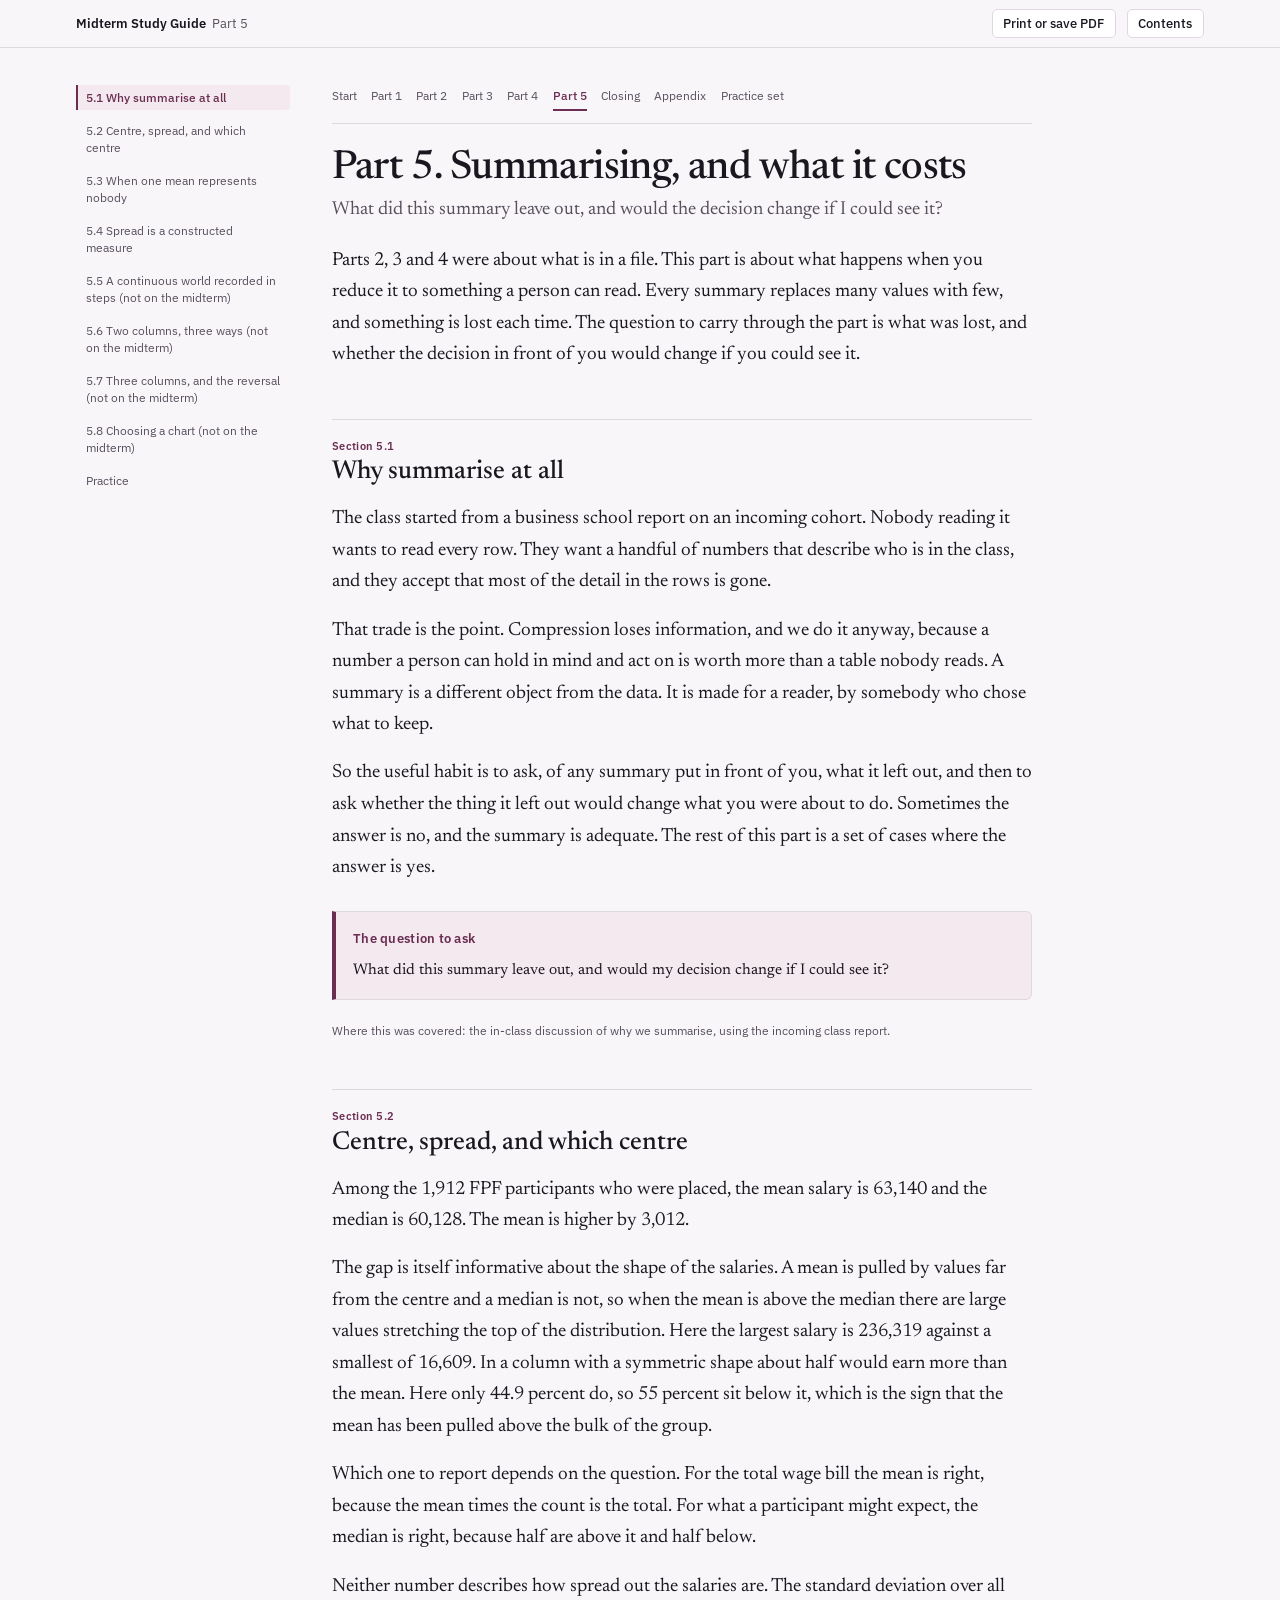
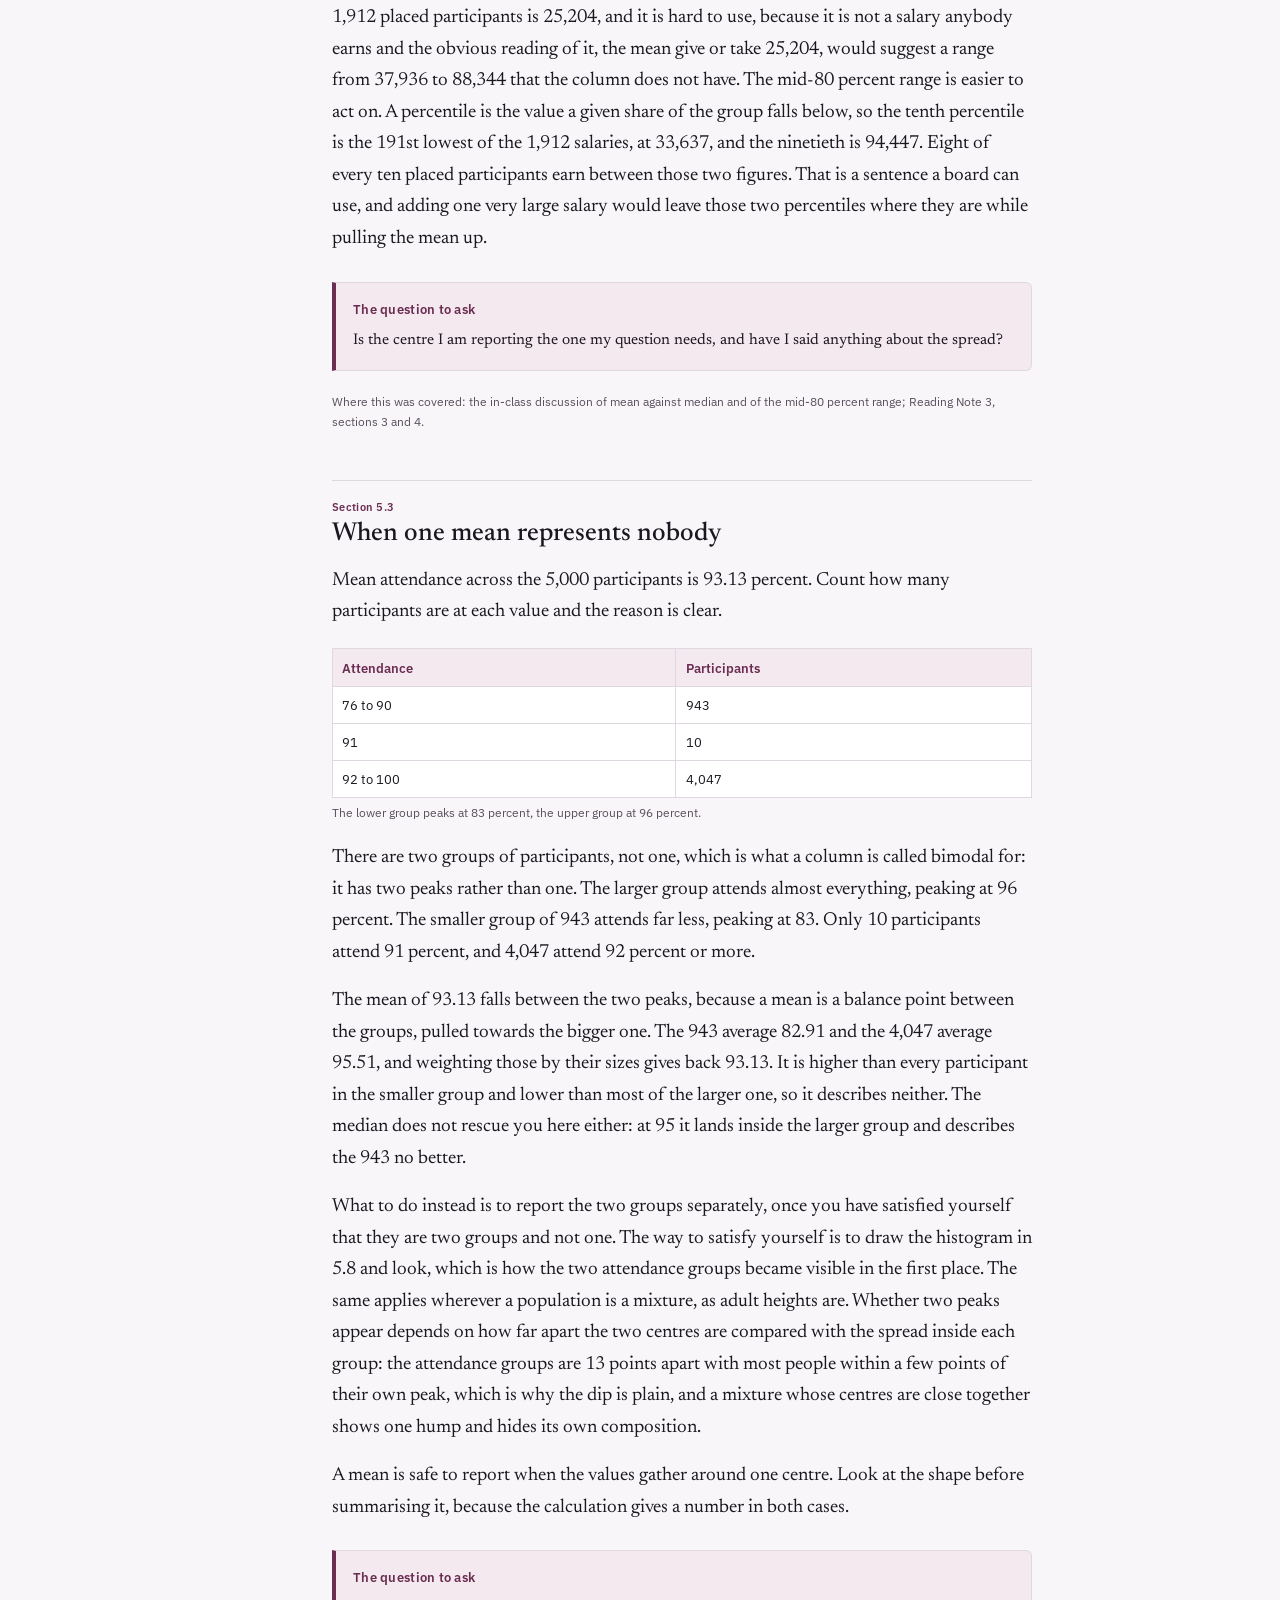
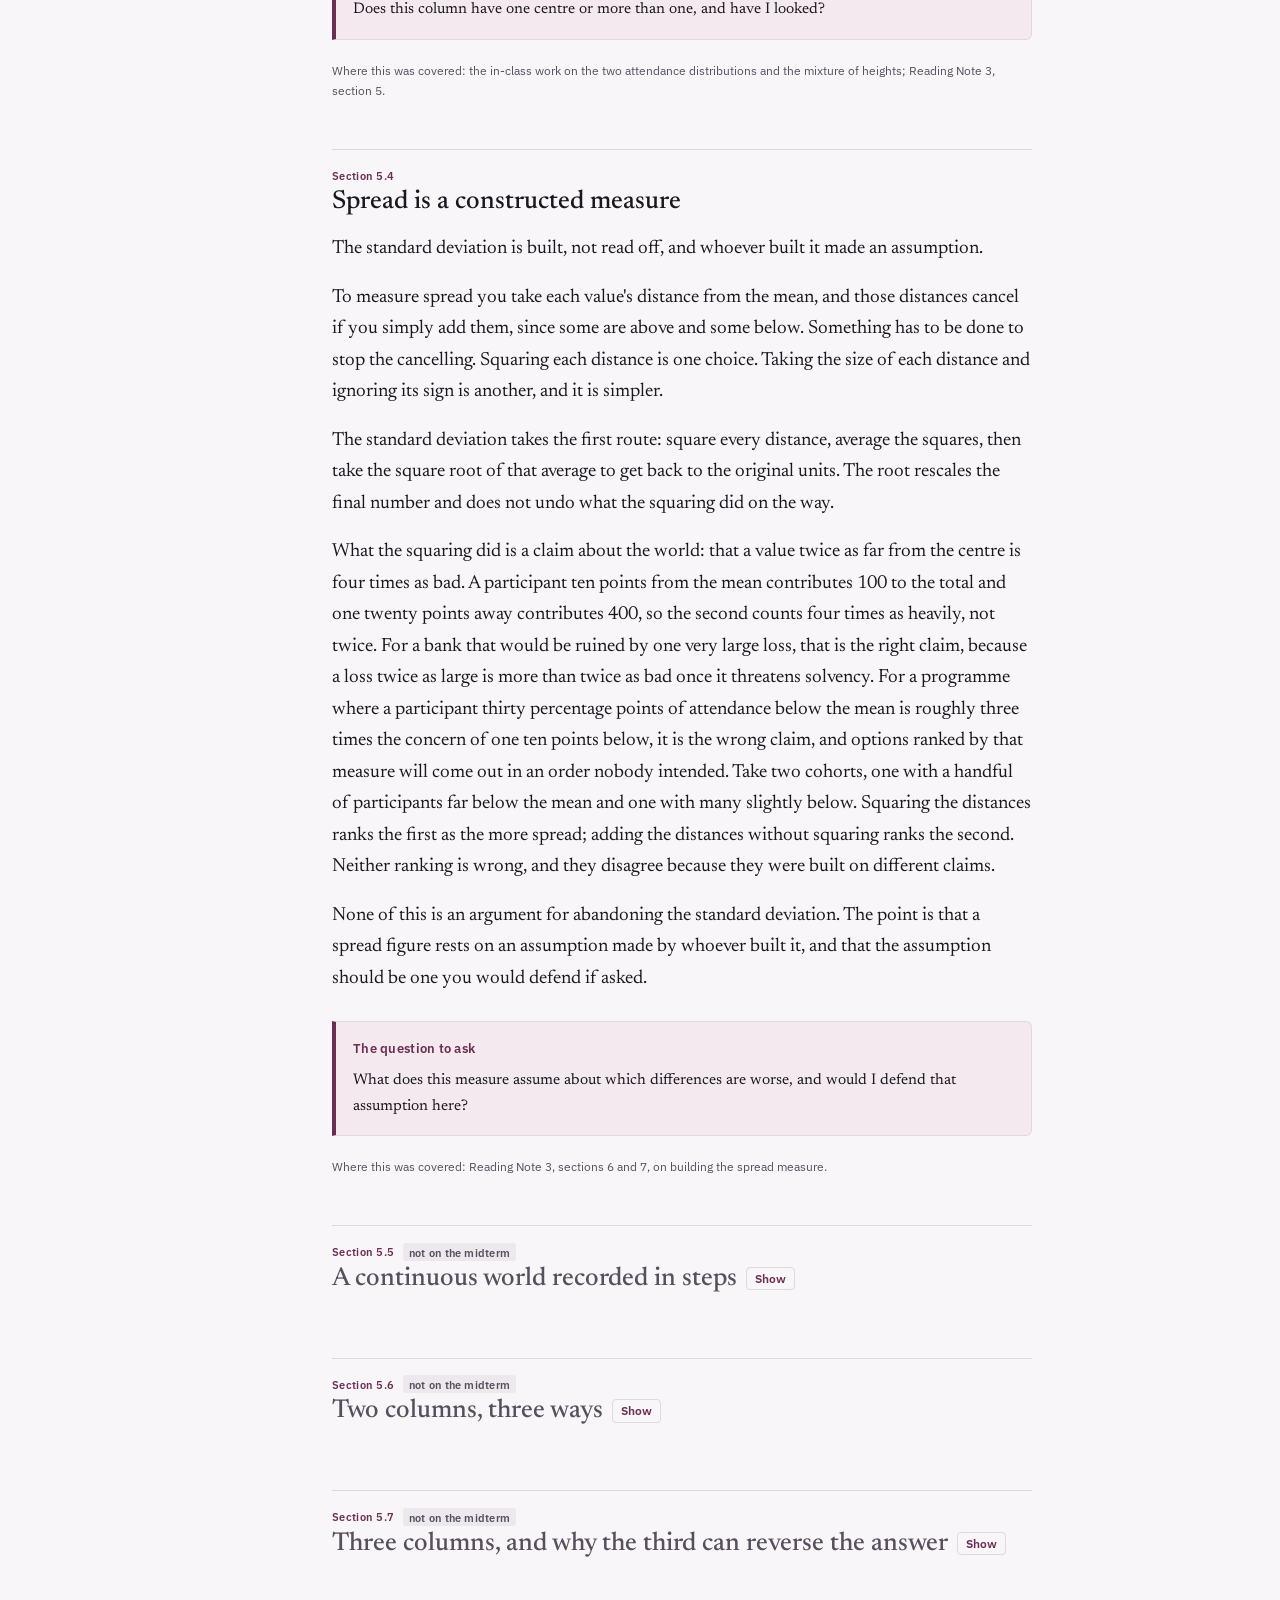
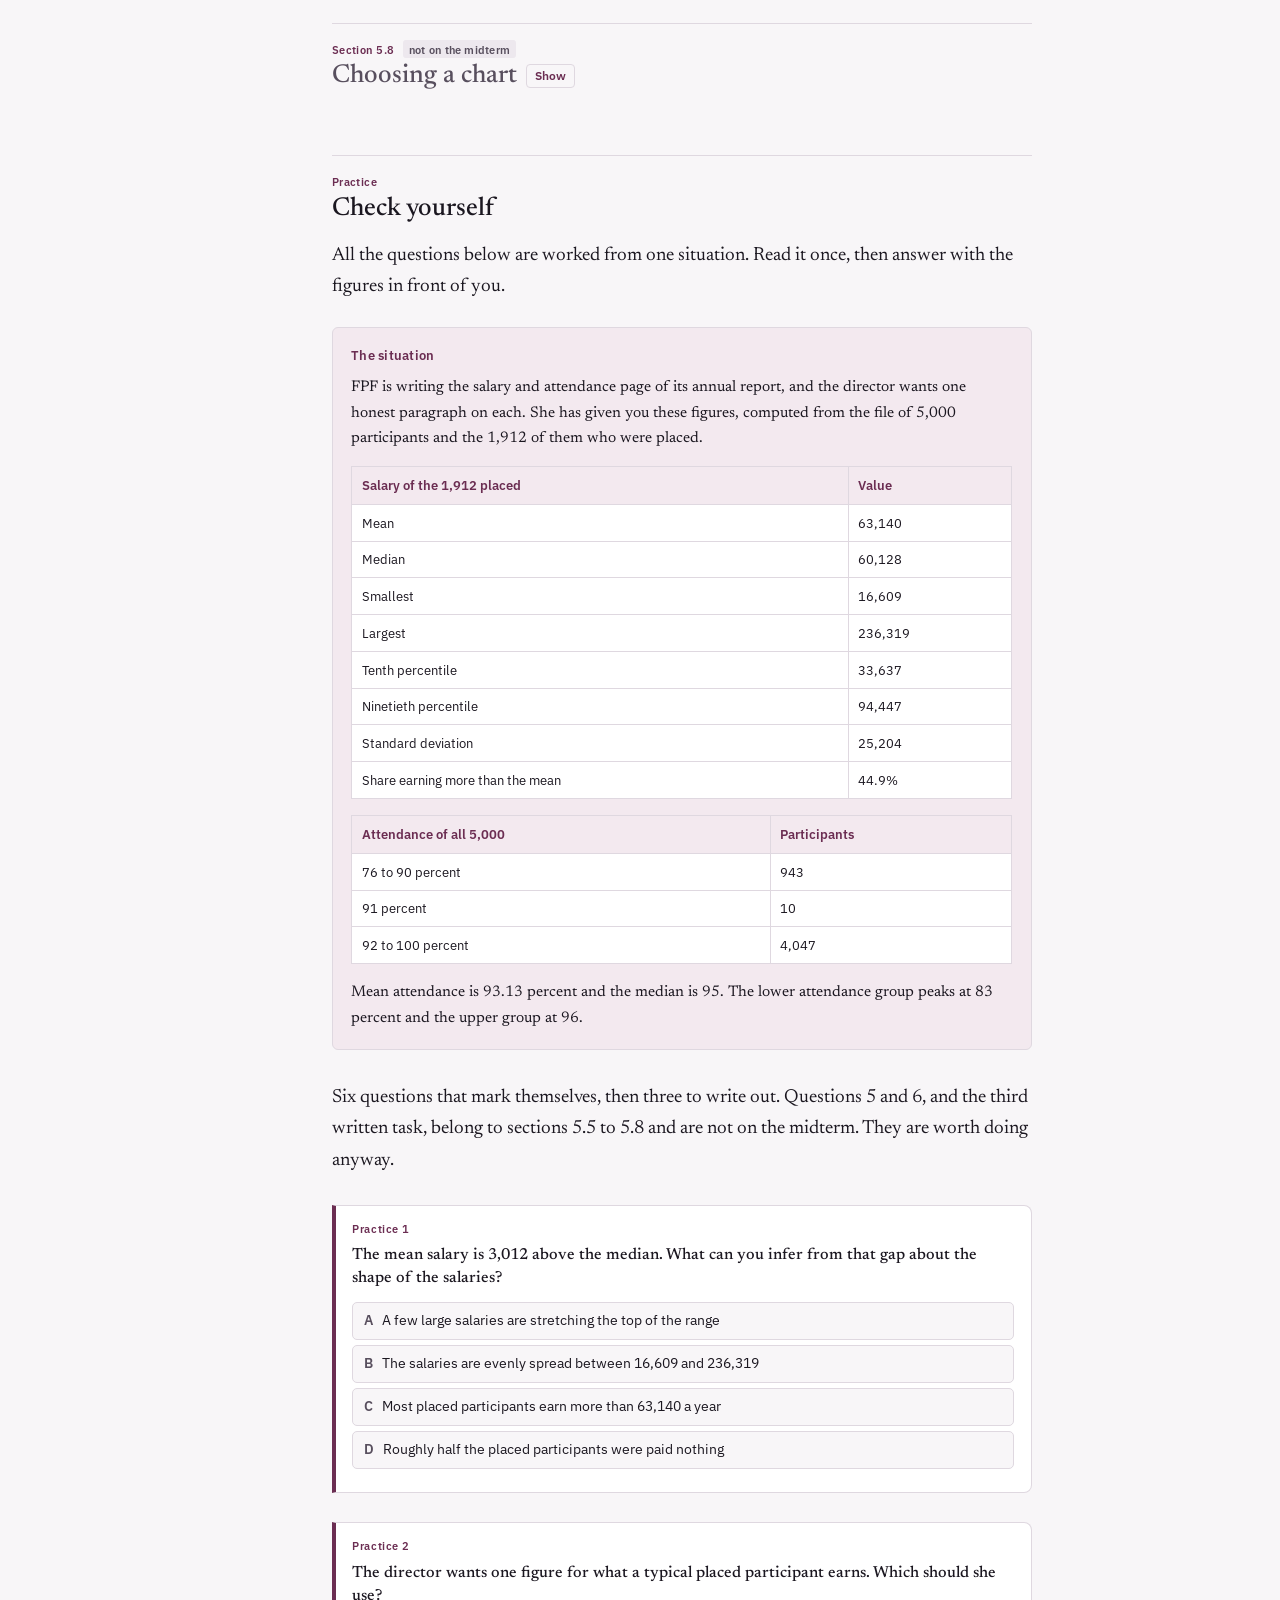
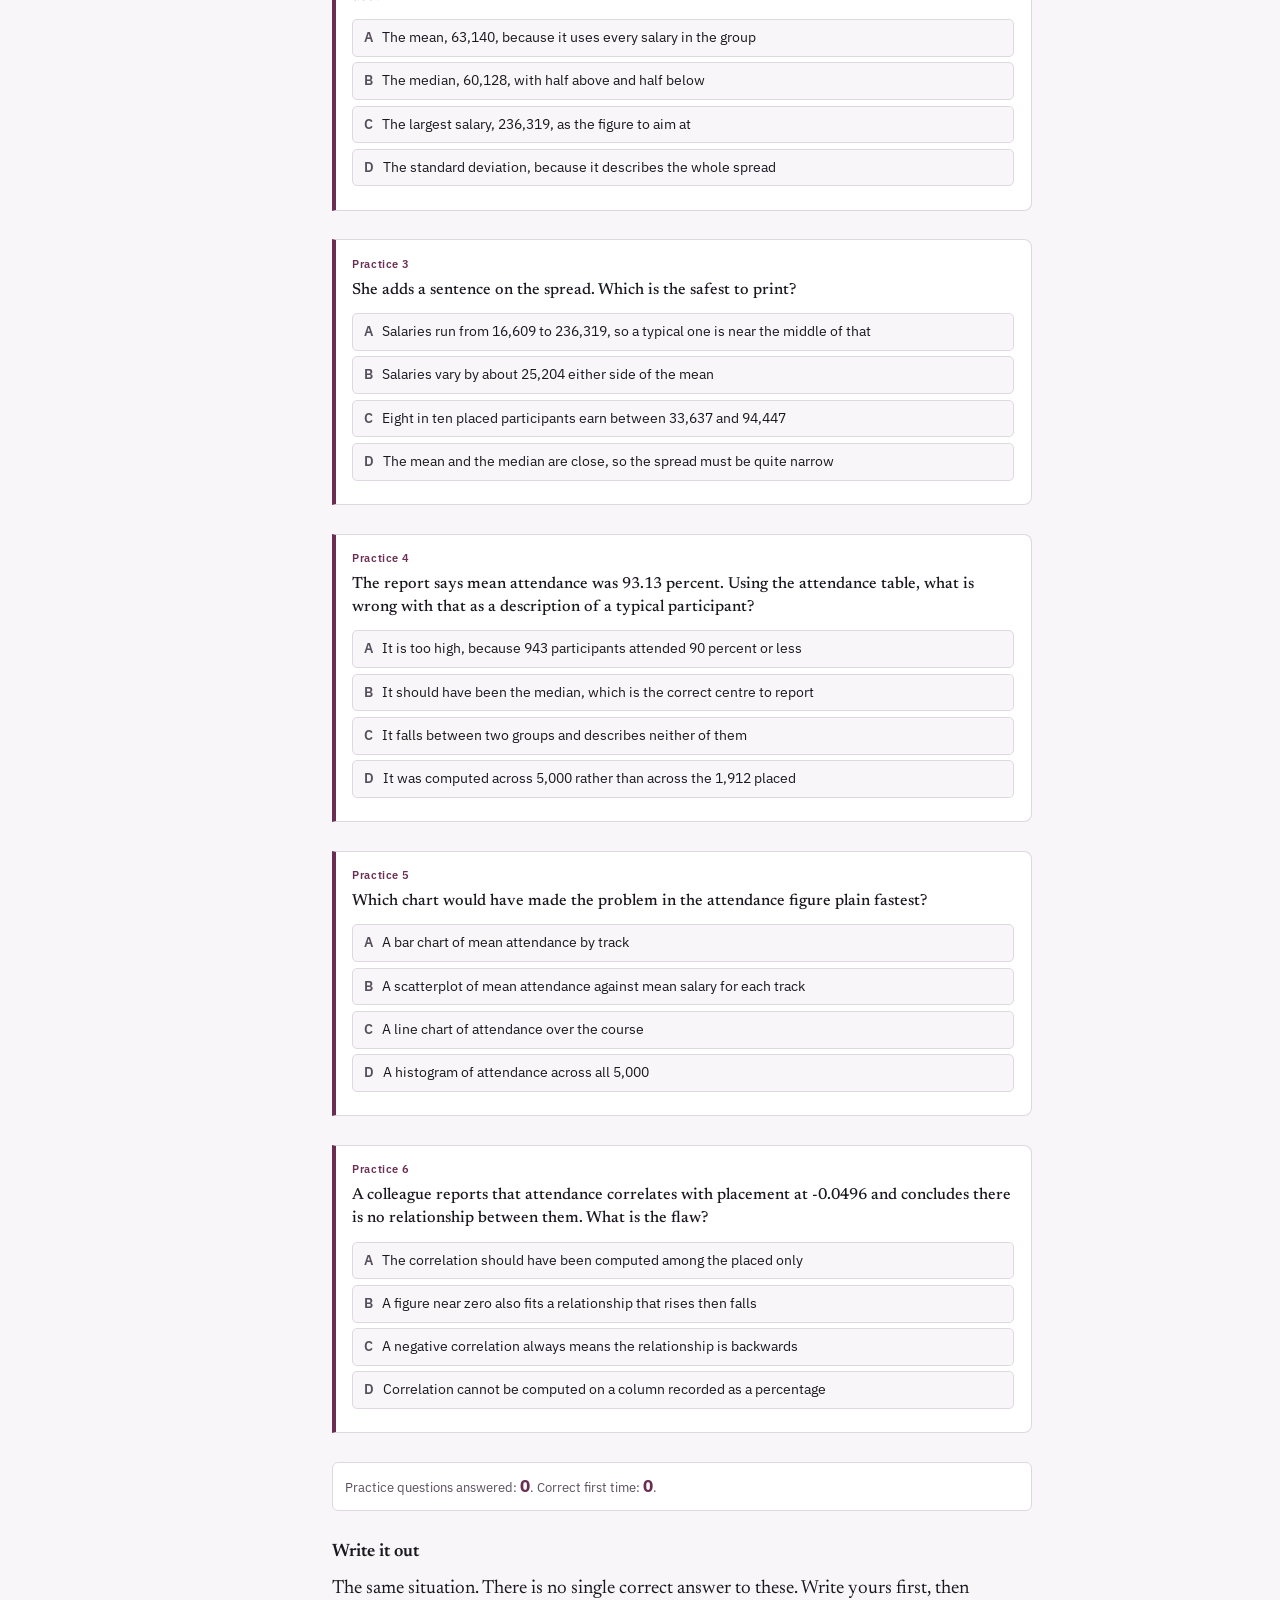
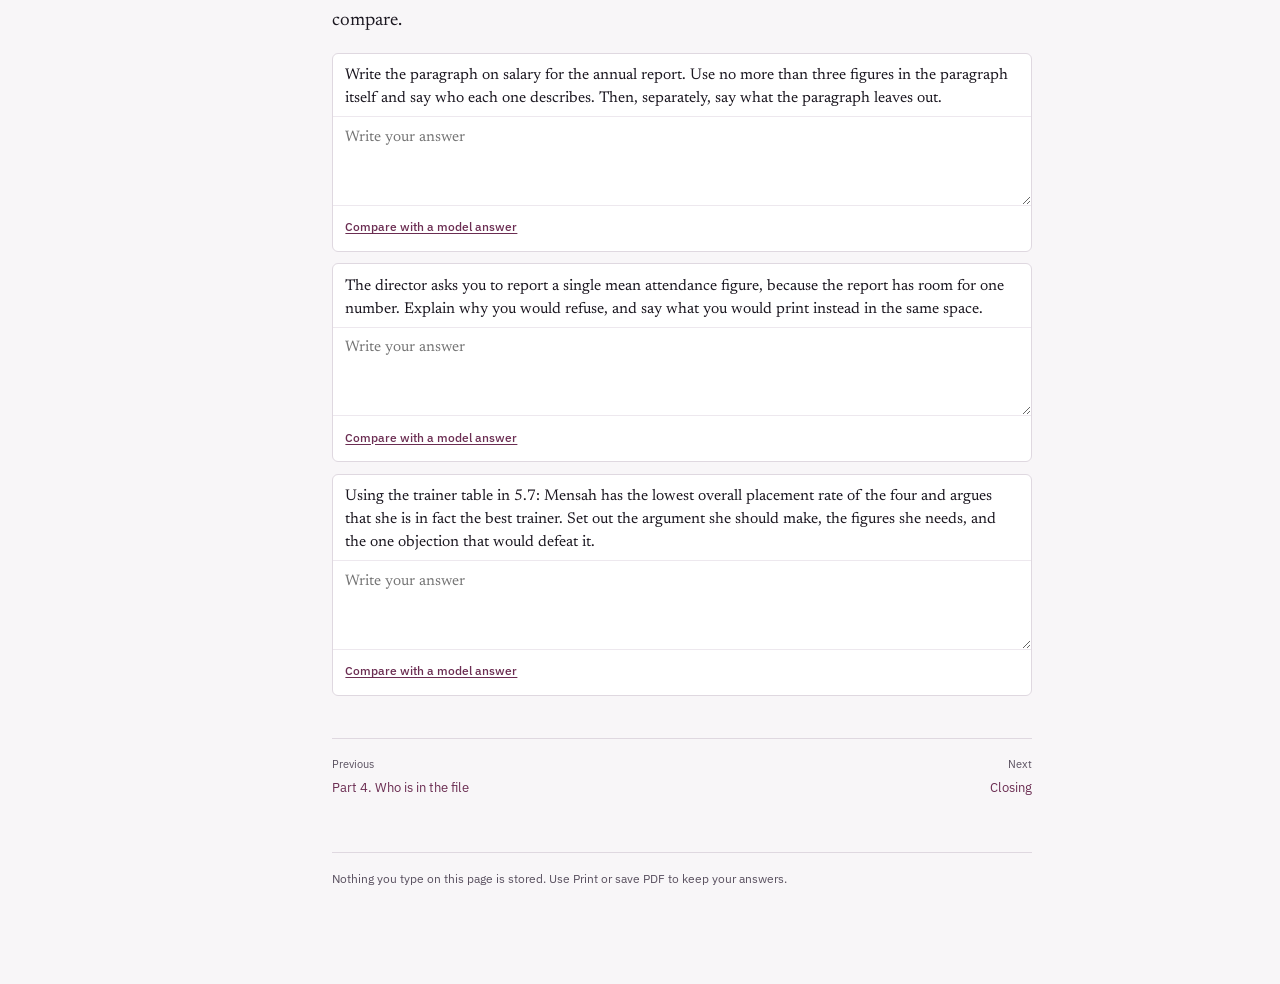
<file: docs/part5.html>
<!DOCTYPE html>
<html lang="en">
<head>
<meta charset="utf-8">
<meta name="viewport" content="width=device-width,initial-scale=1">
<title>Part 5. Summarising, and what it costs</title>
<link rel="preconnect" href="https://fonts.googleapis.com">
<link rel="preconnect" href="https://fonts.gstatic.com" crossorigin>
<link href="https://fonts.googleapis.com/css2?family=Newsreader:opsz,wght@6..72,400;6..72,500;6..72,600&family=IBM+Plex+Sans:wght@400;500;600&display=swap" rel="stylesheet">
<style>
:root{
 --ink:#1B1720;--soft:#584F5E;--paper:#F8F6F8;--card:#FFFFFF;--rule:#DFD8E0;--rule-soft:#EDE8EE;
 --accent:#6B2D52;--accent-wash:#F3E9EF;--accent-soft:#A8749A;
 --lost:#B9AEBE;--lost-wash:#F1EDF2;
 --ok-bg:#CBEBD5;--ok-ink:#0C5E2D;--no-bg:#F7E0DD;--no-ink:#9A3226;
 --serif:"Newsreader",Georgia,serif;--sans:"IBM Plex Sans",-apple-system,"Segoe UI",Roboto,sans-serif;}
*{box-sizing:border-box}
html{-webkit-text-size-adjust:100%;scroll-behavior:smooth}
@media (prefers-reduced-motion:reduce){html{scroll-behavior:auto}*{transition:none!important}}
body{margin:0;background:var(--paper);color:var(--ink);font-family:var(--serif);font-size:19px;line-height:1.66}
@media (max-width:640px){body{font-size:17.5px}}
.bar{position:sticky;top:0;z-index:60;background:rgba(248,246,248,.95);backdrop-filter:saturate(140%) blur(8px);border-bottom:1px solid var(--rule)}
.bar-in{max-width:1160px;margin:0 auto;padding:.55rem 1rem;display:flex;align-items:center;gap:.7rem}
.bar-t{font-family:var(--sans);font-size:.83rem;font-weight:600;white-space:nowrap;overflow:hidden;text-overflow:ellipsis}
.bar-t span{color:var(--soft);font-weight:400}
.bar-sp{flex:1}
.btn{font-family:var(--sans);font-size:.79rem;font-weight:500;color:var(--ink);background:var(--card);border:1px solid var(--rule);
 border-radius:5px;padding:.34rem .66rem;cursor:pointer;line-height:1.3}
.btn:hover{border-color:var(--accent);color:var(--accent)}
.btn:focus-visible{outline:2px solid var(--accent);outline-offset:2px}
.prog{position:absolute;left:0;bottom:-1px;height:2px;background:var(--accent);width:0}
@media (max-width:560px){.bar-t span{display:none}.btn{padding:.3rem .5rem;font-size:.73rem}}
.shell{max-width:1160px;margin:0 auto;padding:0 1rem;display:grid;grid-template-columns:214px minmax(0,1fr);gap:2.6rem;align-items:start}
@media (max-width:980px){.shell{grid-template-columns:minmax(0,1fr);gap:0}}
nav.toc{position:sticky;top:3.6rem;padding:1.7rem 0 3rem;font-family:var(--sans);font-size:.78rem;
 max-height:calc(100vh - 5rem);overflow-y:auto;overscroll-behavior:contain}
nav.toc ol{list-style:none;margin:0;padding:0}
nav.toc a{display:block;padding:.26rem .5rem;color:var(--soft);text-decoration:none;border-left:2px solid transparent;border-radius:0 3px 3px 0;line-height:1.35}
nav.toc a:hover{color:var(--ink);background:#F0EAF1}
nav.toc a.on{color:var(--accent);border-left-color:var(--accent);background:var(--accent-wash);font-weight:500}
@media (max-width:980px){nav.toc{position:fixed;inset:0 0 0 auto;width:min(305px,86vw);background:var(--card);border-left:1px solid var(--rule);
 padding:1rem 1rem 3rem;z-index:70;transform:translateX(100%);transition:transform .22s ease;box-shadow:-14px 0 34px rgba(27,23,32,.12);max-height:none}
 nav.toc.open{transform:none}}
.scrim{display:none}
@media (max-width:980px){.scrim.on{display:block;position:fixed;inset:0;background:rgba(27,23,32,.34);z-index:65}}
main{padding:2.2rem 0 6rem;max-width:70ch}
h1{font-weight:500;font-size:2.5rem;line-height:1.12;letter-spacing:-.015em;margin:.4rem 0 .3rem}
@media (max-width:640px){h1{font-size:1.95rem}}
.dek{font-size:1.18rem;color:var(--soft);margin:0 0 1.3rem;line-height:1.45}
h2{font-weight:500;font-size:1.62rem;line-height:1.22;margin:3rem 0 .9rem;padding-top:1.2rem;border-top:1px solid var(--rule)}
h2 .n{font-family:var(--sans);font-size:.71rem;font-weight:600;color:var(--accent);display:block;margin-bottom:.28rem;letter-spacing:.04em}
h3{font-weight:600;font-size:1.13rem;margin:1.9rem 0 .5rem;line-height:1.3}
h4{font-family:var(--sans);font-weight:600;font-size:.86rem;margin:1.35rem 0 .45rem;color:var(--soft)}
p{margin:0 0 1.05rem} ul{margin:0 0 1.1rem;padding-left:1.15rem} li{margin:0 0 .5rem}
.box{border:1px solid var(--rule);border-left:4px solid var(--accent);border-radius:0 6px 6px 0;padding:1rem 1.1rem;margin:1.7rem 0;background:var(--card)}
.box h4{margin:0 0 .5rem;font-size:.82rem;color:var(--accent);letter-spacing:.02em}
.box p{font-size:.96rem;margin-bottom:.6rem} .box p:last-child{margin-bottom:0}
.box.principle{background:var(--accent-wash)}
.box.warn{background:#FBF1E6;border-left-color:#A9772A} .box.warn h4{color:#A9772A}
.tw{overflow-x:auto;margin:1.3rem 0}
table{border-collapse:collapse;width:100%;font-family:var(--sans);font-size:.84rem;font-variant-numeric:tabular-nums;background:var(--card)}
@media (max-width:640px){table{font-size:.77rem}}
th{background:var(--accent-wash);font-weight:600;text-align:left;padding:.46rem .6rem;border:1px solid var(--rule);white-space:nowrap;color:var(--accent)}
td{padding:.42rem .6rem;border:1px solid var(--rule)}
table.txt td{white-space:normal}
caption{caption-side:bottom;font-family:var(--sans);font-size:.74rem;color:var(--soft);text-align:left;padding-top:.45rem;line-height:1.4}
td.win{background:var(--ok-bg);color:var(--ok-ink);font-weight:600}
td.lose{background:var(--no-bg);color:var(--no-ink);font-weight:600}
/* signature device: what the summary threw away */
.lostbox{border:1px dashed var(--lost);background:var(--lost-wash);border-radius:6px;padding:.6rem .8rem;margin:.9rem 0;
 font-family:var(--sans);font-size:.82rem;color:var(--soft);line-height:1.5}
.lostbox b{font-family:var(--sans);font-size:.67rem;font-weight:600;letter-spacing:.06em;text-transform:uppercase;
 color:var(--lost);display:block;margin-bottom:.25rem}
.demo{background:var(--card);border:1px solid var(--rule);border-radius:8px;margin:1.9rem 0;overflow:hidden}
.demo-h{padding:.9rem 1.1rem .2rem}
.demo-h h4{margin:0 0 .25rem;font-size:.83rem;color:var(--ink)}
.demo-h p{font-family:var(--sans);font-size:.85rem;color:var(--soft);margin:0 0 .75rem;line-height:1.45}
.pick{display:flex;flex-wrap:wrap;gap:.38rem;padding:0 1.1rem .85rem}
.pk{font-family:var(--sans);font-size:.77rem;font-weight:500;padding:.42rem .7rem;border-radius:5px;border:1px solid var(--rule);
 background:var(--paper);color:var(--soft);cursor:pointer;line-height:1.25}
.pk:hover{color:var(--ink)}
.pk[aria-pressed=true]{background:var(--accent);border-color:var(--accent);color:#fff}
.pk:focus-visible{outline:2px solid var(--accent);outline-offset:2px}
.demo-body{padding:0 1.1rem}
.demo-out{border-top:1px solid var(--rule);background:var(--paper);padding:.85rem 1.1rem}
.demo-out .k{font-family:var(--sans);font-size:.68rem;font-weight:600;color:var(--soft);margin-bottom:.3rem}
.demo-out .v{font-size:1rem;line-height:1.5}
.flag{font-family:var(--sans);font-size:.82rem;line-height:1.5;padding:.55rem .7rem;border-radius:5px;margin-top:.6rem}
.flag.bad{background:var(--no-bg);color:var(--no-ink)}
.flag.good{background:var(--ok-bg);color:var(--ok-ink)}
.flag.neutral{background:var(--accent-wash);color:var(--accent)}
svg.hist{width:100%;height:160px;display:block}
.kc{background:var(--card);border:1px solid var(--rule);border-left:4px solid var(--accent);border-radius:0 8px 8px 0;padding:.95rem 1.05rem;margin:1.8rem 0}
.kc .tag{font-family:var(--sans);font-size:.66rem;font-weight:600;color:var(--accent);letter-spacing:.05em;display:block;margin-bottom:.35rem}
.kc .q{font-size:1rem;line-height:1.45;margin:0 0 .7rem;font-weight:500}
.opts{display:grid;gap:.34rem;margin-bottom:.5rem}
.opt{display:flex;gap:.55rem;align-items:flex-start;font-family:var(--sans);font-size:.87rem;line-height:1.42;text-align:left;
 padding:.5rem .65rem;border:1px solid var(--rule);border-radius:5px;background:var(--paper);color:var(--ink);cursor:pointer;width:100%}
.opt:hover:not([disabled]){border-color:var(--accent-soft)}
.opt:focus-visible{outline:2px solid var(--accent);outline-offset:2px}
.opt .ltr{font-weight:600;color:var(--soft);flex:0 0 auto}
.opt.right{background:var(--ok-bg);border-color:#8CCBA1;color:var(--ok-ink)} .opt.right .ltr{color:var(--ok-ink)}
.opt.wrong{background:var(--no-bg);border-color:#DDA79E;color:var(--no-ink)} .opt.wrong .ltr{color:var(--no-ink)}
.opt[disabled]{cursor:default}
.fb{display:none;font-family:var(--sans);font-size:.84rem;line-height:1.5;padding:.55rem .7rem;border-radius:5px;background:var(--accent-wash);color:var(--ink)}
.fb.on{display:block} .fb b{color:var(--accent)}
.resp{border:1px solid var(--rule);border-radius:6px;background:var(--card);margin:0 0 .7rem;overflow:hidden}
.resp .p{padding:.65rem .8rem .35rem;font-size:.97rem;line-height:1.5}
.resp textarea{width:100%;border:none;border-top:1px solid var(--rule-soft);padding:.6rem .8rem;font-family:var(--serif);font-size:.95rem;
 line-height:1.5;resize:vertical;min-height:3.4rem;background:transparent;color:var(--ink);display:block}
.resp textarea:focus{outline:2px solid var(--accent);outline-offset:-2px;background:#FEFDFE}
.resp .f{padding:.35rem .8rem .5rem;border-top:1px solid var(--rule-soft)}
.rev{font-family:var(--sans);font-size:.75rem;font-weight:500;color:var(--accent);background:none;border:none;cursor:pointer;
 padding:.15rem 0;text-decoration:underline;text-underline-offset:2px}
.rev:focus-visible{outline:2px solid var(--accent);outline-offset:2px}
.ans{display:none;padding:.55rem .8rem .7rem;background:var(--accent-wash);border-top:1px solid var(--rule-soft);font-size:.93rem;line-height:1.5}
.ans.on{display:block}
.ans .k{font-family:var(--sans);font-size:.66rem;font-weight:600;color:var(--accent);display:block;margin-bottom:.2rem}
.score{font-family:var(--sans);font-size:.82rem;color:var(--soft);background:var(--card);border:1px solid var(--rule);border-radius:6px;
 padding:.6rem .8rem;margin:1.6rem 0}
.score b{color:var(--accent);font-size:1.05rem}
.end{font-family:var(--sans);font-size:.78rem;color:var(--soft);border-top:1px solid var(--rule);margin-top:3.4rem;padding-top:1rem;line-height:1.5}
.ref{font-family:var(--sans);font-size:.72rem;color:var(--soft);vertical-align:super}
@media print{.bar,nav.toc,.scrim,.rev,.pick,.opt,.btn{display:none!important}
 body{background:#fff;font-size:11pt}.shell{display:block;max-width:none;padding:0}main{max-width:none;padding:0}
 .resp textarea{border:1px solid #999;background:#fff;min-height:3.2rem}
 table,.box,.demo,.kc,.lostbox{break-inside:avoid}h2{break-after:avoid}}

/* ---- study guide additions ---- */
.gnav{font-family:var(--sans);font-size:.78rem;color:var(--soft);display:flex;flex-wrap:wrap;gap:.2rem .9rem;margin:0 0 1.4rem;padding:0 0 .8rem;border-bottom:1px solid var(--rule)}
.gnav a{color:var(--soft);text-decoration:none;padding:.15rem 0;border-bottom:2px solid transparent}
.gnav a:hover{color:var(--ink)}
.gnav a.here{color:var(--accent);border-bottom-color:var(--accent);font-weight:500}
.pn{display:flex;justify-content:space-between;gap:1rem;font-family:var(--sans);font-size:.84rem;margin:2.6rem 0 0;padding-top:1rem;border-top:1px solid var(--rule)}
.pn a{color:var(--accent);text-decoration:none}
.pn a:hover{text-decoration:underline}
.pn span{color:var(--soft);display:block;font-size:.7rem;margin-bottom:.15rem}
.date{font-family:var(--sans);font-size:.92rem;font-weight:500;color:var(--accent);background:var(--accent-wash);border:1px solid var(--rule);border-radius:6px;padding:.6rem .9rem;margin:0 0 1.6rem}
.grid{display:grid;grid-template-columns:1fr;gap:.7rem;margin:1.2rem 0 1.6rem}
.part{display:block;border:1px solid var(--rule);border-radius:6px;padding:.8rem 1rem;background:var(--card);text-decoration:none;color:var(--ink)}
.part:hover{border-color:var(--accent)}
.part b{display:block;font-family:var(--sans);font-size:.72rem;color:var(--accent);letter-spacing:.04em;margin-bottom:.2rem}
.part strong{font-weight:500;font-size:1.05rem;display:block;margin-bottom:.25rem}
.part span{font-family:var(--sans);font-size:.84rem;color:var(--soft);line-height:1.45}
.part ul{font-family:var(--sans);font-size:.8rem;color:var(--soft);margin:.5rem 0 0;padding-left:1.1rem}
.part li{margin:0 0 .18rem}
.src{font-family:var(--sans);font-size:.76rem;color:var(--soft);margin:-.4rem 0 1rem}
.gnav .soon{color:var(--lost);padding:.15rem 0}
.pn em{font-style:normal;color:var(--soft)}
.part.soon{opacity:.62;pointer-events:none}
.part .tag{font-family:var(--sans);font-size:.7rem;color:var(--lost);display:block;margin-top:.4rem}
.note{font-family:var(--sans);font-size:.84rem;color:var(--soft);margin:-1rem 0 1.6rem;line-height:1.5}

/* the mini-case that opens a practice section */
.case{border:1px solid var(--rule);border-radius:6px;padding:1.05rem 1.15rem .5rem;margin:1.5rem 0 2rem;background:var(--accent-wash)}
.case h4{margin:0 0 .55rem;font-size:.82rem;color:var(--accent);letter-spacing:.02em}
.case p{font-size:.96rem;margin:0 0 .6rem}
.case .tw{margin:.9rem 0 1rem}
.case table{background:var(--card)}

/* die-throw simulator, appendix only */
.sim{border:1px solid var(--rule);border-radius:6px;padding:1rem 1.1rem;margin:1.4rem 0;background:var(--card)}
.sim-row{display:flex;flex-wrap:wrap;gap:.5rem .8rem;align-items:center;font-family:var(--sans);font-size:.82rem;color:var(--soft)}
.sim-row select{font-family:var(--sans);font-size:.82rem;padding:.3rem .4rem;border:1px solid var(--rule);border-radius:4px;background:var(--paper);color:var(--ink)}
.sim-out{display:flex;flex-wrap:wrap;gap:1.4rem;margin:1rem 0 .4rem;font-family:var(--sans)}
.sim-out span{display:flex;flex-direction:column;font-size:.72rem;color:var(--soft);letter-spacing:.02em}
.sim-out b{font-size:1.28rem;font-weight:600;color:var(--accent);font-variant-numeric:tabular-nums;line-height:1.25}
.sim-chart .bars{display:flex;align-items:flex-end;gap:2px;height:110px;margin:.7rem 0 .25rem}
.sim-chart .bars i{flex:1;background:var(--accent-soft);border-radius:2px 2px 0 0;min-height:1px}
.sim-chart .axis{display:flex;justify-content:space-between;font-family:var(--sans);font-size:.7rem;color:var(--soft);border-top:1px solid var(--rule);padding-top:.25rem}
.sim-note{font-family:var(--sans);font-size:.78rem;color:var(--soft);margin:.6rem 0 0}

/* sections collapsed off the exam */
.muted details{border-top:1px solid var(--rule);margin:3rem 0 0}
.muted summary{list-style:none;cursor:pointer;font-weight:500;font-size:1.62rem;line-height:1.22;padding:1.2rem 0 .9rem;color:var(--soft)}
.muted summary::-webkit-details-marker{display:none}
.muted summary::after{content:"Show";font-family:var(--sans);font-size:.72rem;font-weight:600;color:var(--accent);border:1px solid var(--rule);border-radius:4px;padding:.2rem .5rem;margin-left:.6rem;white-space:nowrap;vertical-align:middle}
.muted details[open] summary::after{content:"Hide"}
.muted summary .n{font-family:var(--sans);font-size:.71rem;font-weight:600;color:var(--accent);display:block;margin-bottom:.28rem;letter-spacing:.04em}
.muted summary .n i{font-style:normal;color:var(--soft);background:var(--rule-soft);border-radius:3px;padding:.1rem .4rem;margin-left:.5rem;letter-spacing:.02em}
.muted details[open] summary{color:var(--ink)}
@media print{.muted details{display:none}}

</style>
</head>
<body>
<div class="bar"><div class="bar-in">
 <div class="bar-t">Midterm Study Guide <span>&nbsp;Part 5</span></div>
 <div class="bar-sp"></div>
 <button class="btn" id="printBtn" type="button">Print or save PDF</button>
 <button class="btn" id="tocBtn" type="button" aria-expanded="false">Contents</button>
</div><div class="prog" id="prog"></div></div>
<div class="scrim" id="scrim"></div>
<div class="shell">
<nav class="toc" id="toc" aria-label="Contents"><ol>
<li><a href="#s1">5.1 Why summarise at all</a></li>
<li><a href="#s2">5.2 Centre, spread, and which centre</a></li>
<li><a href="#s3">5.3 When one mean represents nobody</a></li>
<li><a href="#s4">5.4 Spread is a constructed measure</a></li>
<li><a href="#s5">5.5 A continuous world recorded in steps (not on the midterm)</a></li>
<li><a href="#s6">5.6 Two columns, three ways (not on the midterm)</a></li>
<li><a href="#s7">5.7 Three columns, and the reversal (not on the midterm)</a></li>
<li><a href="#s8">5.8 Choosing a chart (not on the midterm)</a></li>
<li><a href="#practice">Practice</a></li>
</ol></nav>
<main>
<div class="gnav"><a href="index.html">Start</a><a href="part1.html">Part 1</a><a href="part2.html">Part 2</a><a href="part3.html">Part 3</a><a href="part4.html">Part 4</a><a href="part5.html" class="here">Part 5</a><a href="closing.html">Closing</a><a href="appendix.html">Appendix</a><a href="practice.html">Practice set</a></div>

<h1>Part 5. Summarising, and what it costs</h1>
<p class="dek">What did this summary leave out, and would the decision change if I could see it?</p>

<p>Parts 2, 3 and 4 were about what is in a file. This part is about what happens when you reduce it to something a person can read. Every summary replaces many values with few, and something is lost each time. The question to carry through the part is what was lost, and whether the decision in front of you would change if you could see it.</p>
<section id="s1"><h2><span class="n">Section 5.1</span>Why summarise at all</h2>

<p>The class started from a business school report on an incoming cohort. Nobody reading it wants to read every row. They want a handful of numbers that describe who is in the class, and they accept that most of the detail in the rows is gone.</p>
<p>That trade is the point. Compression loses information, and we do it anyway, because a number a person can hold in mind and act on is worth more than a table nobody reads. A summary is a different object from the data. It is made for a reader, by somebody who chose what to keep.</p>
<p>So the useful habit is to ask, of any summary put in front of you, what it left out, and then to ask whether the thing it left out would change what you were about to do. Sometimes the answer is no, and the summary is adequate. The rest of this part is a set of cases where the answer is yes.</p>
<div class="box principle"><h4>The question to ask</h4><p>What did this summary leave out, and would my decision change if I could see it?</p></div>
<p class="src">Where this was covered: the in-class discussion of why we summarise, using the incoming class report.</p>
</section>
<section id="s2"><h2><span class="n">Section 5.2</span>Centre, spread, and which centre</h2>

<p>Among the 1,912 FPF participants who were placed, the mean salary is 63,140 and the median is 60,128. The mean is higher by 3,012.</p>
<p>The gap is itself informative about the shape of the salaries. A mean is pulled by values far from the centre and a median is not, so when the mean is above the median there are large values stretching the top of the distribution. Here the largest salary is 236,319 against a smallest of 16,609. In a column with a symmetric shape about half would earn more than the mean. Here only 44.9 percent do, so 55 percent sit below it, which is the sign that the mean has been pulled above the bulk of the group.</p>
<p>Which one to report depends on the question. For the total wage bill the mean is right, because the mean times the count is the total. For what a participant might expect, the median is right, because half are above it and half below.</p>
<p>Neither number describes how spread out the salaries are. The standard deviation over all 1,912 placed participants is 25,204, and it is hard to use, because it is not a salary anybody earns and the obvious reading of it, the mean give or take 25,204, would suggest a range from 37,936 to 88,344 that the column does not have. The mid-80 percent range is easier to act on. A percentile is the value a given share of the group falls below, so the tenth percentile is the 191st lowest of the 1,912 salaries, at 33,637, and the ninetieth is 94,447. Eight of every ten placed participants earn between those two figures. That is a sentence a board can use, and adding one very large salary would leave those two percentiles where they are while pulling the mean up.</p>
<div class="box principle"><h4>The question to ask</h4><p>Is the centre I am reporting the one my question needs, and have I said anything about the spread?</p></div>
<p class="src">Where this was covered: the in-class discussion of mean against median and of the mid-80 percent range; Reading Note 3, sections 3 and 4.</p>
</section>
<section id="s3"><h2><span class="n">Section 5.3</span>When one mean represents nobody</h2>

<p>Mean attendance across the 5,000 participants is 93.13 percent. Count how many participants are at each value and the reason is clear.</p>
<div class="tw"><table><thead><tr><th>Attendance</th><th>Participants</th></tr></thead><tbody><tr><td>76 to 90</td><td>943</td></tr><tr><td>91</td><td>10</td></tr><tr><td>92 to 100</td><td>4,047</td></tr></tbody><caption>The lower group peaks at 83 percent, the upper group at 96 percent.</caption></table></div>

<p>There are two groups of participants, not one, which is what a column is called bimodal for: it has two peaks rather than one. The larger group attends almost everything, peaking at 96 percent. The smaller group of 943 attends far less, peaking at 83. Only 10 participants attend 91 percent, and 4,047 attend 92 percent or more.</p>
<p>The mean of 93.13 falls between the two peaks, because a mean is a balance point between the groups, pulled towards the bigger one. The 943 average 82.91 and the 4,047 average 95.51, and weighting those by their sizes gives back 93.13. It is higher than every participant in the smaller group and lower than most of the larger one, so it describes neither. The median does not rescue you here either: at 95 it lands inside the larger group and describes the 943 no better.</p>
<p>What to do instead is to report the two groups separately, once you have satisfied yourself that they are two groups and not one. The way to satisfy yourself is to draw the histogram in 5.8 and look, which is how the two attendance groups became visible in the first place. The same applies wherever a population is a mixture, as adult heights are. Whether two peaks appear depends on how far apart the two centres are compared with the spread inside each group: the attendance groups are 13 points apart with most people within a few points of their own peak, which is why the dip is plain, and a mixture whose centres are close together shows one hump and hides its own composition.</p>
<p>A mean is safe to report when the values gather around one centre. Look at the shape before summarising it, because the calculation gives a number in both cases.</p>
<div class="box principle"><h4>The question to ask</h4><p>Does this column have one centre or more than one, and have I looked?</p></div>
<p class="src">Where this was covered: the in-class work on the two attendance distributions and the mixture of heights; Reading Note 3, section 5.</p>
</section>
<section id="s4"><h2><span class="n">Section 5.4</span>Spread is a constructed measure</h2>

<p>The standard deviation is built, not read off, and whoever built it made an assumption.</p>
<p>To measure spread you take each value's distance from the mean, and those distances cancel if you simply add them, since some are above and some below. Something has to be done to stop the cancelling. Squaring each distance is one choice. Taking the size of each distance and ignoring its sign is another, and it is simpler.</p>
<p>The standard deviation takes the first route: square every distance, average the squares, then take the square root of that average to get back to the original units. The root rescales the final number and does not undo what the squaring did on the way.</p>
<p>What the squaring did is a claim about the world: that a value twice as far from the centre is four times as bad. A participant ten points from the mean contributes 100 to the total and one twenty points away contributes 400, so the second counts four times as heavily, not twice. For a bank that would be ruined by one very large loss, that is the right claim, because a loss twice as large is more than twice as bad once it threatens solvency. For a programme where a participant thirty percentage points of attendance below the mean is roughly three times the concern of one ten points below, it is the wrong claim, and options ranked by that measure will come out in an order nobody intended. Take two cohorts, one with a handful of participants far below the mean and one with many slightly below. Squaring the distances ranks the first as the more spread; adding the distances without squaring ranks the second. Neither ranking is wrong, and they disagree because they were built on different claims.</p>
<p>None of this is an argument for abandoning the standard deviation. The point is that a spread figure rests on an assumption made by whoever built it, and that the assumption should be one you would defend if asked.</p>
<div class="box principle"><h4>The question to ask</h4><p>What does this measure assume about which differences are worse, and would I defend that assumption here?</p></div>
<p class="src">Where this was covered: Reading Note 3, sections 6 and 7, on building the spread measure.</p>
</section>
<section id="s5" class="muted"><details><summary><span class="n">Section 5.5<i>not on the midterm</i></span>A continuous world recorded in steps</summary>

<p>Most things vary continuously and are recorded at separated points, because recording finely costs more. Part 2 set that out for one file. Here it matters for what you may do with the result.</p>
<p>Counting and grouping are available for any recorded value. Ranking needs an order. Adding and averaging need the steps between values to be equal, which is exactly what an ordered category does not give you. Nothing says the gap between a satisfaction rating of 1 and 2 is the same as the gap between 4 and 5, and if you relabelled the top rating 10 instead of 5 the mean would move while no respondent changed their mind. That is what averaging ratings assumes and cannot get.</p>
<p>The scale itself is a decision somebody made. A company choosing between a 1 to 3, a 1 to 5 and a 1 to 10 satisfaction scale is choosing how much of the variation in what customers feel is recorded in the file. Grading works the same way, and the granularity differs by country, which is worth asking about: a system with a handful of grades and one with a fine percentage scale are recording the same student differently, and neither is simply better.</p>
<p>Banding can be right. When the world has a real threshold in it, a band with its edge at that threshold records something true, which is the Titanic case from Part 2 and the reason ages fixed by law behave the same way. When there is no threshold and the bands were chosen for convenience, the variation inside each band is lost and nothing is gained.</p>
<div class="box principle"><h4>The question to ask</h4><p>Does this scale support the operation I am about to perform on it, and was its coarseness chosen for a reason?</p></div>
<p class="src">Where this was covered: the in-class discussion of variable types, grading scales across countries and survey scales; Reading Note 3, section 8. Part 2 covers the recording choice itself.</p>
</details></section>
<section id="s6" class="muted"><details><summary><span class="n">Section 5.6<i>not on the midterm</i></span>Two columns, three ways</summary>

<p>One column at a time gives you centre and spread. Two columns let you ask whether they move together, and there are three ways to look, chosen by what kind of columns they are.</p>
<div class="tw"><table class="txt"><thead><tr><th>The two columns</th><th>What to build</th><th>What you read</th></tr></thead><tbody><tr><td>Both categories</td><td>a crosstab</td><td>the rates, read in the direction you control</td></tr><tr><td>One category, one number</td><td>a group comparison</td><td>the centre and spread within each group</td></tr><tr><td>Both numbers</td><td>a scatterplot</td><td>the shape, including shapes a single figure does not distinguish</td></tr></tbody></table></div>

<p>The first is Part 2's crosstab, and everything there about which direction to read still applies. The second is the kind of comparison Part 3 makes with salary by location, where the 215 placed rural participants average 68,172 against 62,503 for the 1,697 urban ones. The third needs two numeric columns, such as attendance against salary among the placed. It is the one most often left out, because a correlation can be computed without drawing anything.</p>
<p>That is a mistake worth avoiding. A correlation is a single number between -1 and 1 that measures how close two columns come to a straight-line relationship, with 0 meaning no straight-line relationship at all. Attendance correlates with placement at -0.0496, and a figure that close to zero is consistent with several different pictures: no relationship, or a relationship that rises and then falls, which averages out to nothing. The correlation does not distinguish them. The scatterplot does.</p>
<p>In a crosstab you hold the row category still; in a group comparison you hold the group still. A scatterplot is different, because every pair is drawn and nothing is held still. That is why it is the one to start with when both columns are numbers: it commits you to no summary in advance, so it cannot hide a shape the way a summary can.</p>
<div class="box principle"><h4>The question to ask</h4><p>Which of the three does this pair of columns call for, and have I looked at the shape before computing a single figure?</p></div>
<p class="src">Where this was covered: Reading Note 3, section 9.</p>
</details></section>
<section id="s7" class="muted"><details><summary><span class="n">Section 5.7<i>not on the midterm</i></span>Three columns, and why the third can reverse the answer</summary>

<p>Four trainers, one hundred participants each. The placement rates rank them cleanly.</p>
<div class="tw"><table><thead><tr><th>Trainer</th><th>Placed overall</th><th>Within Bachelors</th><th>Within High School</th><th>Bachelors, of their 100</th></tr></thead><tbody><tr><td>Okonkwo</td><td>68%</td><td>75%</td><td>40%</td><td>80</td></tr><tr><td>Haddad</td><td>66%</td><td>80%</td><td>45%</td><td>60</td></tr><tr><td>Silva</td><td>64%</td><td>85%</td><td>50%</td><td>40</td></tr><tr><td>Mensah</td><td>62%</td><td>90%</td><td>55%</td><td>20</td></tr></tbody></table></div>

<p>Read the overall column and Okonkwo is the best trainer and Mensah the worst. Read the two within-group columns and the order is exactly reversed: Mensah is the best with Bachelors participants and the best with High School participants. Mensah is better with both kinds of participant and worse overall.</p>
<p>The intake column is the reason, and one line of arithmetic shows it. Okonkwo's overall rate is just his two within-group rates weighted by his intake: 0.75 times 80 plus 0.40 times 20 is 68. Mensah's is 0.90 times 20 plus 0.55 times 80, which is 62. Give Mensah Okonkwo's intake instead, and she scores 0.90 times 80 plus 0.55 times 20, which is 83, far above Okonkwo's 68.</p>
<p>Across all 400 participants, Bachelors are placed at 80 percent and High School at 50 percent. A trainer sent more Bachelors participants will therefore post a higher overall rate whatever they do, so the overall figure measures the intake as much as the trainer.</p>
<p>Homework 3 was the same shape, and the name for it is Simpson's paradox. Each team closed 32 tickets. Team A resolved 71.9 percent of its 32 within the service level, the time the firm promises a customer, against Team B's 65.6, so Team A looks better. Within Complex tickets Team B is ahead, 58.3 against 50.0, and within Simple tickets Team B is ahead again, 87.5 against 79.2. The reason is the split: 24 of Team B's 32 were Complex against 8 of Team A's.</p>
<div class="lostbox"><b>What this leaves out</b>A reversal is evidence that the third column matters to the comparison. It does not show that the third column is the right one to hold still, and it does not prove the finer answer is the true one. There is no rule that says when to stop adding columns. What settles it is an argument about the situation: the tier was assigned by a triage desk before either team saw the ticket, so holding it still compares like with like. Had the teams labelled their own tickets, holding the label still would have removed part of what you were trying to measure, because how a team classifies its work is part of how it works.</div>
<div class="box principle"><h4>The question to ask</h4><p>Is there a third column that decides who ended up in each group, and what happens to the comparison when I hold it still?</p></div>
<p class="src">Where this was covered: the in-class trainer comparison; Homework 3, where the same reversal appears between the All rows and the tier rows; Reading Note 3, section 10.</p>
</details></section>
<section id="s8" class="muted"><details><summary><span class="n">Section 5.8<i>not on the midterm</i></span>Choosing a chart</summary>

<p>The chart follows from the same question as the summary: how many columns, and of what kind. One number over categories is a bar chart. One number's distribution is a histogram, and a histogram of the attendance column in 5.3 would have made the two groups plain at once. Two numbers are a scatterplot. A quantity over time is a line.</p>
<p>The choice that does the damage is the one made for appearance. In a bar chart whose axis starts partway up, a small difference looks large. A pie chart of seven slices is unreadable, because the eye judges angles and areas badly, and a pie chart of two is no more informative than one sentence. If the points have no order between them, a line drawn through them will be read as a trend that is not there.</p>
<p>Every chart is a summary, so everything in this part applies to it. A bar chart of mean attendance by track would give three bars at 93.3, 93.2 and 93.0 percent, because each track holds both attendance groups in much the same proportions. The two groups would not appear at all, as they do not in the mean. A chart of a mean is the same mean, drawn larger.</p>
<p>The test before drawing is to say what the reader should be able to see, then check that the chart makes that thing the most visible part of the picture. If the thing you want seen is a difference between two groups, and the eye goes to the overall height of the bars instead, the chart is not answering the question you drew it for.</p>
<div class="box principle"><h4>The question to ask</h4><p>What should a reader see here, and is that what the eye goes to first?</p></div>
<p class="src">Where this was covered: Reading Note 3, section 11.</p>
</details></section>

<section id="practice">
<h2><span class="n">Practice</span>Check yourself</h2>
<p>All the questions below are worked from one situation. Read it once, then answer with the figures in front of you.</p>
<div class="case"><h4>The situation</h4><p>FPF is writing the salary and attendance page of its annual report, and the director wants one honest paragraph on each. She has given you these figures, computed from the file of 5,000 participants and the 1,912 of them who were placed.</p><div class="tw"><table class="txt"><thead><tr><th>Salary of the 1,912 placed</th><th>Value</th></tr></thead><tbody><tr><td>Mean</td><td>63,140</td></tr><tr><td>Median</td><td>60,128</td></tr><tr><td>Smallest</td><td>16,609</td></tr><tr><td>Largest</td><td>236,319</td></tr><tr><td>Tenth percentile</td><td>33,637</td></tr><tr><td>Ninetieth percentile</td><td>94,447</td></tr><tr><td>Standard deviation</td><td>25,204</td></tr><tr><td>Share earning more than the mean</td><td>44.9%</td></tr></tbody></table></div>
<div class="tw"><table><thead><tr><th>Attendance of all 5,000</th><th>Participants</th></tr></thead><tbody><tr><td>76 to 90 percent</td><td>943</td></tr><tr><td>91 percent</td><td>10</td></tr><tr><td>92 to 100 percent</td><td>4,047</td></tr></tbody></table></div>
<p>Mean attendance is 93.13 percent and the median is 95. The lower attendance group peaks at 83 percent and the upper group at 96.</p></div>

<p>Six questions that mark themselves, then three to write out. Questions 5 and 6, and the third written task, belong to sections 5.5 to 5.8 and are not on the midterm. They are worth doing anyway.</p>
<div class="kc" data-id="p5-k1" data-h="bd43c507"><span class="tag">Practice 1</span><p class="q">The mean salary is 3,012 above the median. What can you infer from that gap about the shape of the salaries?</p><div class="opts"><button class="opt" data-a="0"><span class="ltr">A</span><span>A few large salaries are stretching the top of the range</span></button><button class="opt" data-a="1"><span class="ltr">B</span><span>The salaries are evenly spread between 16,609 and 236,319</span></button><button class="opt" data-a="2"><span class="ltr">C</span><span>Most placed participants earn more than 63,140 a year</span></button><button class="opt" data-a="3"><span class="ltr">D</span><span>Roughly half the placed participants were paid nothing</span></button></div><div class="fb"><b>Why:</b> A mean is pulled by values far from the centre and a median is not. With only 44.9 percent earning above the mean, the mean is not describing a typical person.<ol class="why-opts"><li class="ok"><span class="ltr">A</span><span>A mean is pulled by values far from the centre and a median is not, and only 44.9 percent earn above the mean.</span></li><li><span class="ltr">B</span><span>An even spread would put the mean near 126,000, and the mean and median together.</span></li><li><span class="ltr">C</span><span>44.9 percent do, which is a minority.</span></li><li><span class="ltr">D</span><span>The smallest salary in the group is 16,609. Nobody placed was paid nothing.</span></li></ol></div></div>
<div class="kc" data-id="p5-k2" data-h="6167a169"><span class="tag">Practice 2</span><p class="q">The director wants one figure for what a typical placed participant earns. Which should she use?</p><div class="opts"><button class="opt" data-a="0"><span class="ltr">A</span><span>The mean, 63,140, because it uses every salary in the group</span></button><button class="opt" data-a="1"><span class="ltr">B</span><span>The median, 60,128, with half above and half below</span></button><button class="opt" data-a="2"><span class="ltr">C</span><span>The largest salary, 236,319, as the figure to aim at</span></button><button class="opt" data-a="3"><span class="ltr">D</span><span>The standard deviation, because it describes the whole spread</span></button></div><div class="fb"><b>Why:</b> Half the placed participants earn above the median and half below. The mean answers a different question, which is what the total wage bill divided by the count comes to.<ol class="why-opts"><li><span class="ltr">A</span><span>It does use every salary, and that is why a few very large ones pull it above what a typical participant earns. It is the right figure for the total wage bill.</span></li><li class="ok"><span class="ltr">B</span><span>Half of the placed participants earn more and half less, and unlike the mean it is not pulled up by the few very large salaries.</span></li><li><span class="ltr">C</span><span>The largest value describes one person rather than the group.</span></li><li><span class="ltr">D</span><span>A spread figure rather than a centre, so it answers a different question.</span></li></ol></div></div>
<div class="kc" data-id="p5-k3" data-h="64f54b97"><span class="tag">Practice 3</span><p class="q">She adds a sentence on the spread. Which is the safest to print?</p><div class="opts"><button class="opt" data-a="0"><span class="ltr">A</span><span>Salaries run from 16,609 to 236,319, so a typical one is near the middle of that</span></button><button class="opt" data-a="1"><span class="ltr">B</span><span>Salaries vary by about 25,204 either side of the mean</span></button><button class="opt" data-a="2"><span class="ltr">C</span><span>Eight in ten placed participants earn between 33,637 and 94,447</span></button><button class="opt" data-a="3"><span class="ltr">D</span><span>The mean and the median are close, so the spread must be quite narrow</span></button></div><div class="fb"><b>Why:</b> The mid-80 percent range comes from the tenth and ninetieth percentiles and is not moved by one very large salary. The full range is decided by two people, and the middle of it, about 126,000, is nowhere near the mean or the median.<ol class="why-opts"><li><span class="ltr">A</span><span>The two figures are right and the conclusion drawn from them is wrong. The middle of that range is about 126,000, nowhere near the mean or the median.</span></li><li><span class="ltr">B</span><span>This treats the spread as symmetric about the mean, which it is not, and it understates the top badly.</span></li><li class="ok"><span class="ltr">C</span><span>The tenth and ninetieth percentiles, so eight in ten fall between them, and one very large salary does not move either figure.</span></li><li><span class="ltr">D</span><span>Centre and spread are separate. The standard deviation is 25,204 on a mean of 63,140.</span></li></ol></div></div>
<div class="kc" data-id="p5-k4" data-h="0d566132"><span class="tag">Practice 4</span><p class="q">The report says mean attendance was 93.13 percent. Using the attendance table, what is wrong with that as a description of a typical participant?</p><div class="opts"><button class="opt" data-a="0"><span class="ltr">A</span><span>It is too high, because 943 participants attended 90 percent or less</span></button><button class="opt" data-a="1"><span class="ltr">B</span><span>It should have been the median, which is the correct centre to report</span></button><button class="opt" data-a="2"><span class="ltr">C</span><span>It falls between two groups and describes neither of them</span></button><button class="opt" data-a="3"><span class="ltr">D</span><span>It was computed across 5,000 rather than across the 1,912 placed</span></button></div><div class="fb"><b>Why:</b> 943 participants peak at 83 percent and 4,047 peak at 96. The mean is above everyone in the first group and below most of the second.<ol class="why-opts"><li><span class="ltr">A</span><span>The count is right, and so is the direction for those 943. The fault is that it names one side only: for most of the 4,047 in the upper group the mean is too low.</span></li><li><span class="ltr">B</span><span>The median is 95, which falls inside the upper group and describes the 943 no better.</span></li><li class="ok"><span class="ltr">C</span><span>943 peak at 83 and 4,047 peak at 96, so the mean is above everyone in the first group and below most of the second.</span></li><li><span class="ltr">D</span><span>Attendance is about all participants, so 5,000 is the right population.</span></li></ol></div></div>
<div class="kc" data-id="p5-k5" data-h="02d06d9e"><span class="tag">Practice 5</span><p class="q">Which chart would have made the problem in the attendance figure plain fastest?</p><div class="opts"><button class="opt" data-a="0"><span class="ltr">A</span><span>A bar chart of mean attendance by track</span></button><button class="opt" data-a="1"><span class="ltr">B</span><span>A scatterplot of mean attendance against mean salary for each track</span></button><button class="opt" data-a="2"><span class="ltr">C</span><span>A line chart of attendance over the course</span></button><button class="opt" data-a="3"><span class="ltr">D</span><span>A histogram of attendance across all 5,000</span></button></div><div class="fb"><b>Why:</b> In a histogram every value appears on the page arranged by how often it occurs, so two separate peaks are visible at once. A bar chart of means would give three bars near 93, and the two groups would not appear at all, as they do not in the mean.<ol class="why-opts"><li><span class="ltr">A</span><span>Three bars near 93, which reproduces the problem rather than exposing it.</span></li><li><span class="ltr">B</span><span>Aggregating to three track means removes the shape you are looking for.</span></li><li><span class="ltr">C</span><span>There is no time column here, and a trend line would tell you nothing about the shape of the column.</span></li><li class="ok"><span class="ltr">D</span><span>Every value appears, arranged by how often it occurs, so the two peaks and the gap between them are visible at once.</span></li></ol></div></div>
<div class="kc" data-id="p5-k6" data-h="c5f47acd"><span class="tag">Practice 6</span><p class="q">A colleague reports that attendance correlates with placement at -0.0496 and concludes there is no relationship between them. What is the flaw?</p><div class="opts"><button class="opt" data-a="0"><span class="ltr">A</span><span>The correlation should have been computed among the placed only</span></button><button class="opt" data-a="1"><span class="ltr">B</span><span>A figure near zero also fits a relationship that rises then falls</span></button><button class="opt" data-a="2"><span class="ltr">C</span><span>A negative correlation always means the relationship is backwards</span></button><button class="opt" data-a="3"><span class="ltr">D</span><span>Correlation cannot be computed on a column recorded as a percentage</span></button></div><div class="fb"><b>Why:</b> A single figure near zero is consistent with several different pictures. Drawing the scatterplot separates them; the correlation on its own cannot.<ol class="why-opts"><li><span class="ltr">A</span><span>Placement is one of the two columns. Among the placed it does not vary, so there is nothing to correlate.</span></li><li class="ok"><span class="ltr">B</span><span>A correlation measures straight-line association, and a relationship that rises and then falls averages out to near zero.</span></li><li><span class="ltr">C</span><span>The word always is too strong, and at -0.0496 the sign carries almost no information.</span></li><li><span class="ltr">D</span><span>A percentage is a number. Nothing prevents the calculation.</span></li></ol></div></div>
<div class="score">Practice questions answered: <b id="scoreN">0</b>. Correct first time: <b id="scoreC">0</b>.</div>

<h3>Write it out</h3>
<p>The same situation. There is no single correct answer to these. Write yours first, then compare.</p>
<div class="resp"><div class="p">Write the paragraph on salary for the annual report. Use no more than three figures in the paragraph itself and say who each one describes. Then, separately, say what the paragraph leaves out.</div><textarea rows="3" placeholder="Write your answer"></textarea><div class="f"><button class="rev" type="button">Compare with a model answer</button></div><div class="ans"><span class="k">Model answer</span>Among the 1,912 participants who were placed, half earned more than 60,128 and half less. Eight in ten earned between 33,637 and 94,447. The figures describe the participants who found work, not the 5,000 who enrolled, and they are salaries at one moment rather than over a career. What the paragraph leaves out is the shape above the ninetieth percentile: a small number of very large salaries, the highest of them 236,319, which is why the mean is not quoted here. If a reader wants the total the programme produced, the mean is the right figure and this paragraph is the wrong one.</div></div>
<div class="resp"><div class="p">The director asks you to report a single mean attendance figure, because the report has room for one number. Explain why you would refuse, and say what you would print instead in the same space.</div><textarea rows="3" placeholder="Write your answer"></textarea><div class="f"><button class="rev" type="button">Compare with a model answer</button></div><div class="ans"><span class="k">Model answer</span>A single mean would be 93.13 percent, and almost nobody attends 93 percent. There are two groups: 943 participants around 83 percent and 4,047 around 96. The mean is above every participant in the first group and below most of the second, so it describes neither, and a reader would take it as the typical participant. In the same space I would print: most participants attended around 96 percent, and about one in five attended around 83. That is two numbers instead of one, it is the same length in print, and from it the reader learns there are two kinds of participant, which is the thing the programme would want to act on.</div></div>
<div class="resp"><div class="p">Using the trainer table in 5.7: Mensah has the lowest overall placement rate of the four and argues that she is in fact the best trainer. Set out the argument she should make, the figures she needs, and the one objection that would defeat it.</div><textarea rows="3" placeholder="Write your answer"></textarea><div class="f"><button class="rev" type="button">Compare with a model answer</button></div><div class="ans"><span class="k">Model answer</span>She should argue that her overall rate is measuring her intake. The figures she needs are the placement rate within each education level for every trainer, and the composition of each trainer's intake. On the file she is at 90 percent within Bachelors and 55 percent within High School, the best of the four on both, while only 20 of her 100 participants held a Bachelors degree against 80 of the highest-ranked trainer's. Since Bachelors participants are placed at 80 percent overall and High School participants at 50, a trainer given more Bachelors participants will rank higher whatever they do. The objection that would defeat it is that she arranged her own intake. Holding education still is only fair if education was assigned independently of the trainer. If an admissions or assignment process gave her the harder participants, the comparison is fair. If she arranged it herself, the comparison is hers to explain.</div></div>

</section>

<div class="pn"><div><a href="part4.html"><span>Previous</span>Part 4. Who is in the file</a></div><div style="text-align:right"><a href="closing.html"><span>Next</span>Closing</a></div></div>
<div class="end">Nothing you type on this page is stored. Use Print or save PDF to keep your answers.</div>
</main>
</div>
<script>
var toc=document.getElementById('toc'),scrim=document.getElementById('scrim'),tb=document.getElementById('tocBtn');
function closeToc(){toc.classList.remove('open');scrim.classList.remove('on');tb.setAttribute('aria-expanded','false');}
tb.addEventListener('click',function(){var o=toc.classList.toggle('open');scrim.classList.toggle('on',o);
 tb.setAttribute('aria-expanded',o?'true':'false');});
scrim.addEventListener('click',closeToc);
toc.addEventListener('click',function(e){if(e.target.tagName==='A'&&window.innerWidth<=980)closeToc();});
document.getElementById('printBtn').addEventListener('click',function(){window.print();});
document.addEventListener('keydown',function(e){if(e.key==='Escape')closeToc();});
var links=[].slice.call(toc.querySelectorAll('a')),
    secs=links.map(function(a){var h=a.getAttribute('href');return h.charAt(0)==='#'?document.getElementById(h.slice(1)):null;}),
    prog=document.getElementById('prog');
function onScroll(){var h=document.documentElement,sc=h.scrollTop||document.body.scrollTop,max=h.scrollHeight-h.clientHeight;
 prog.style.width=(max>0?sc/max*100:0)+'%';
 var cur=0;for(var i=0;i<secs.length;i++){if(secs[i]&&secs[i].getBoundingClientRect().top<140)cur=i;}
 links.forEach(function(a,i){a.classList.toggle('on',i===cur);});}
window.addEventListener('scroll',onScroll,{passive:true});onScroll();

/* ---- knowledge checks. The correct option is stored as a hash, not as an index. ---- */
function fnv(s){var h=0x811c9dc5;for(var i=0;i<s.length;i++){h^=s.charCodeAt(i);h=(h+((h<<1)+(h<<4)+(h<<7)+(h<<8)+(h<<24)))>>>0;}return ('0000000'+h.toString(16)).slice(-8);}
var answered=0,correct=0;
document.querySelectorAll('.kc').forEach(function(card){
 var want=card.dataset.h,id=card.dataset.id,done=false;
 card.querySelectorAll('.opt').forEach(function(btn){btn.addEventListener('click',function(){
  if(done)return;done=true;
  var ok=fnv(id+':'+btn.dataset.a)===want;
  card.querySelectorAll('.opt').forEach(function(b){b.disabled=true;if(fnv(id+':'+b.dataset.a)===want)b.classList.add('right');});
  if(!ok)btn.classList.add('wrong');
  card.querySelector('.fb').classList.add('on');
  answered++;if(ok)correct++;
  var n=document.getElementById('scoreN'),c=document.getElementById('scoreC');
  if(n)n.textContent=answered;if(c)c.textContent=correct;});});});
document.querySelectorAll('.rev').forEach(function(b){b.addEventListener('click',function(){
 var a=b.closest('.resp').querySelector('.ans'),on=a.classList.toggle('on');
 b.textContent=on?'Hide the model answer':'Compare with a model answer';});});

</script>
</body>
</html>
</file>
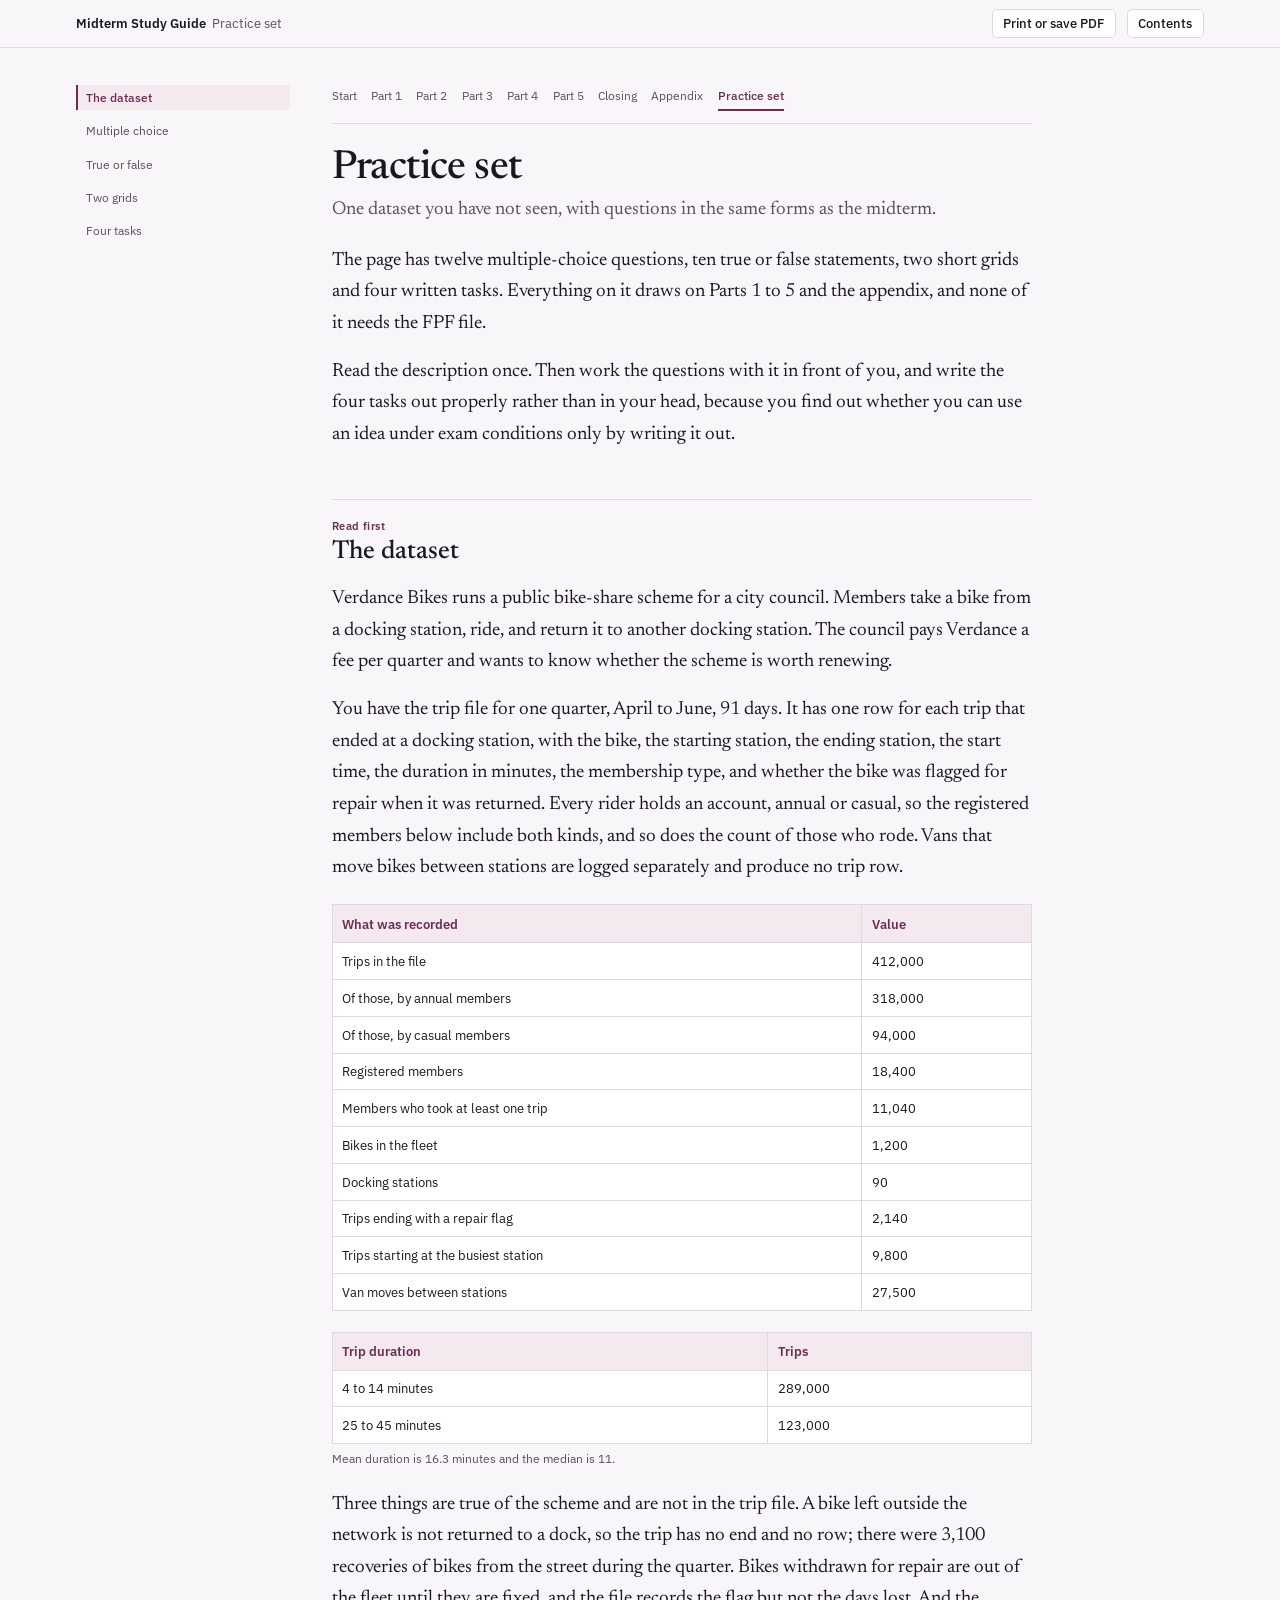
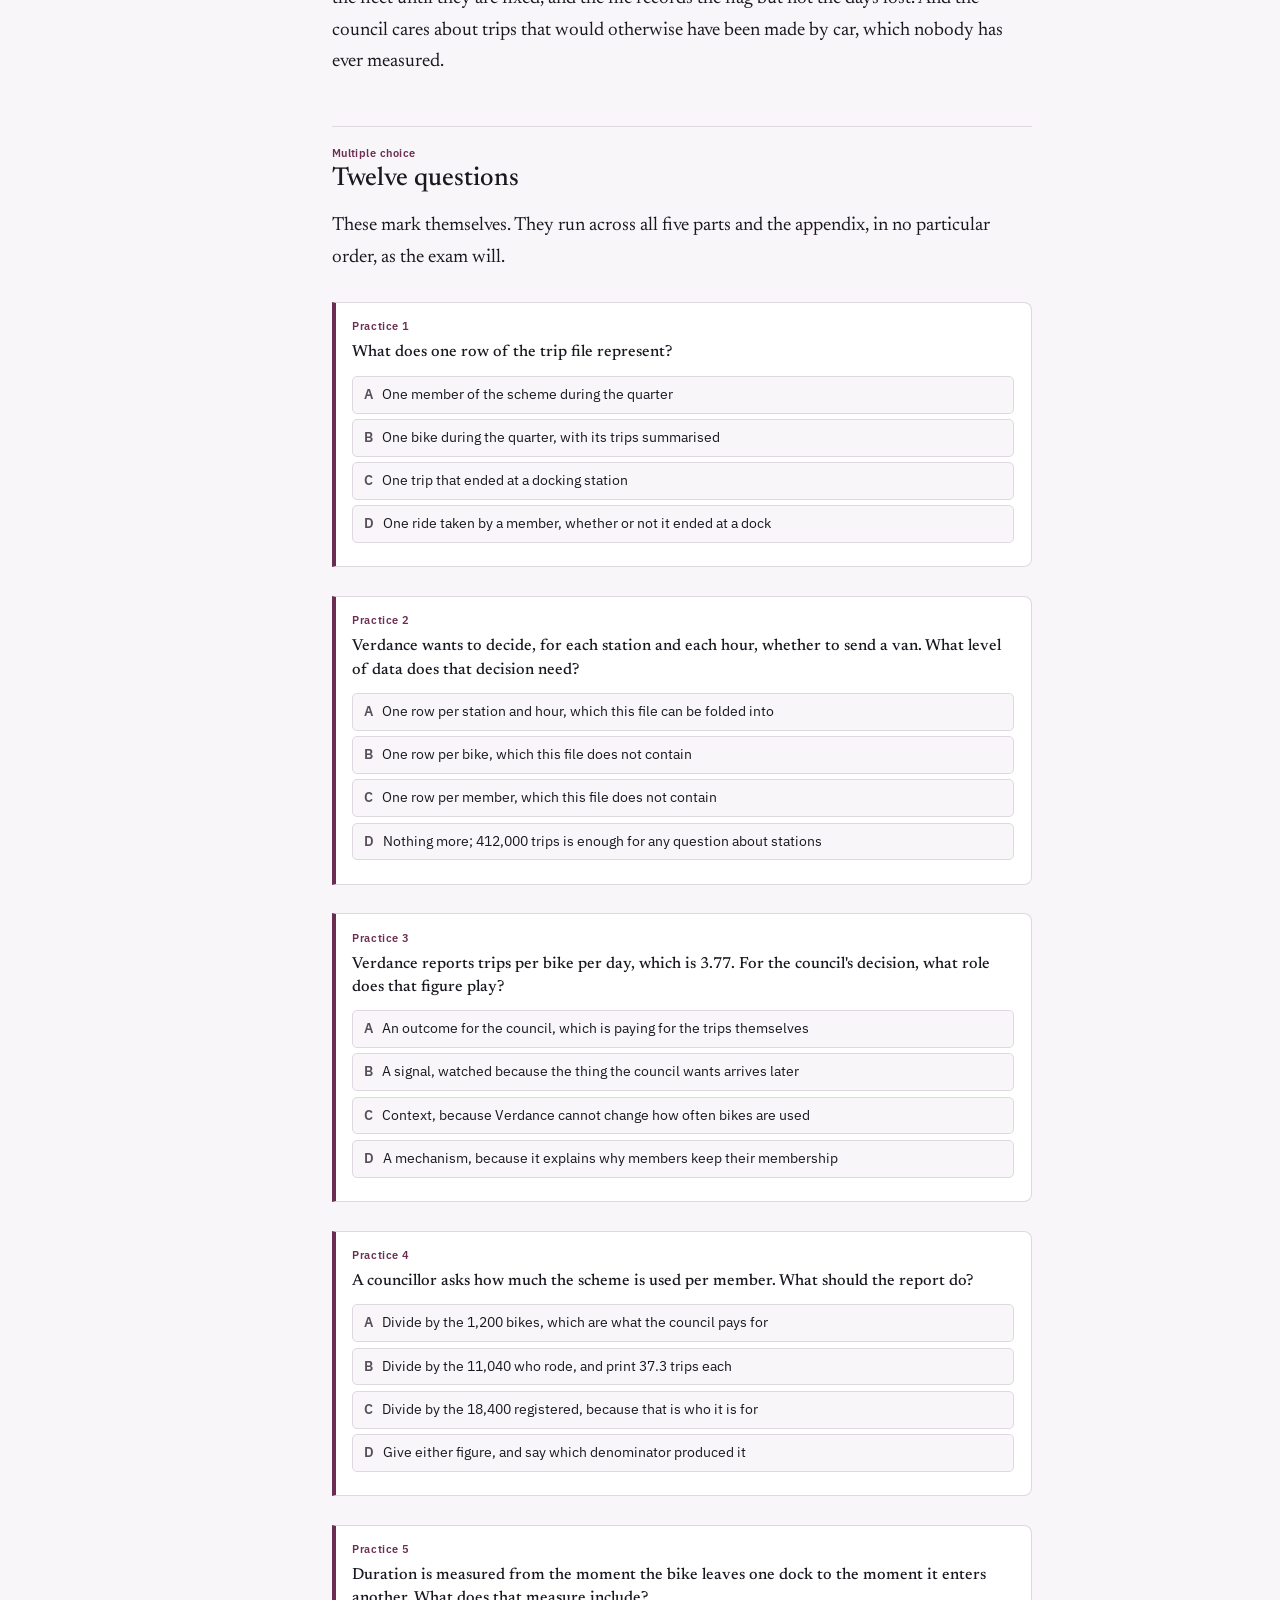
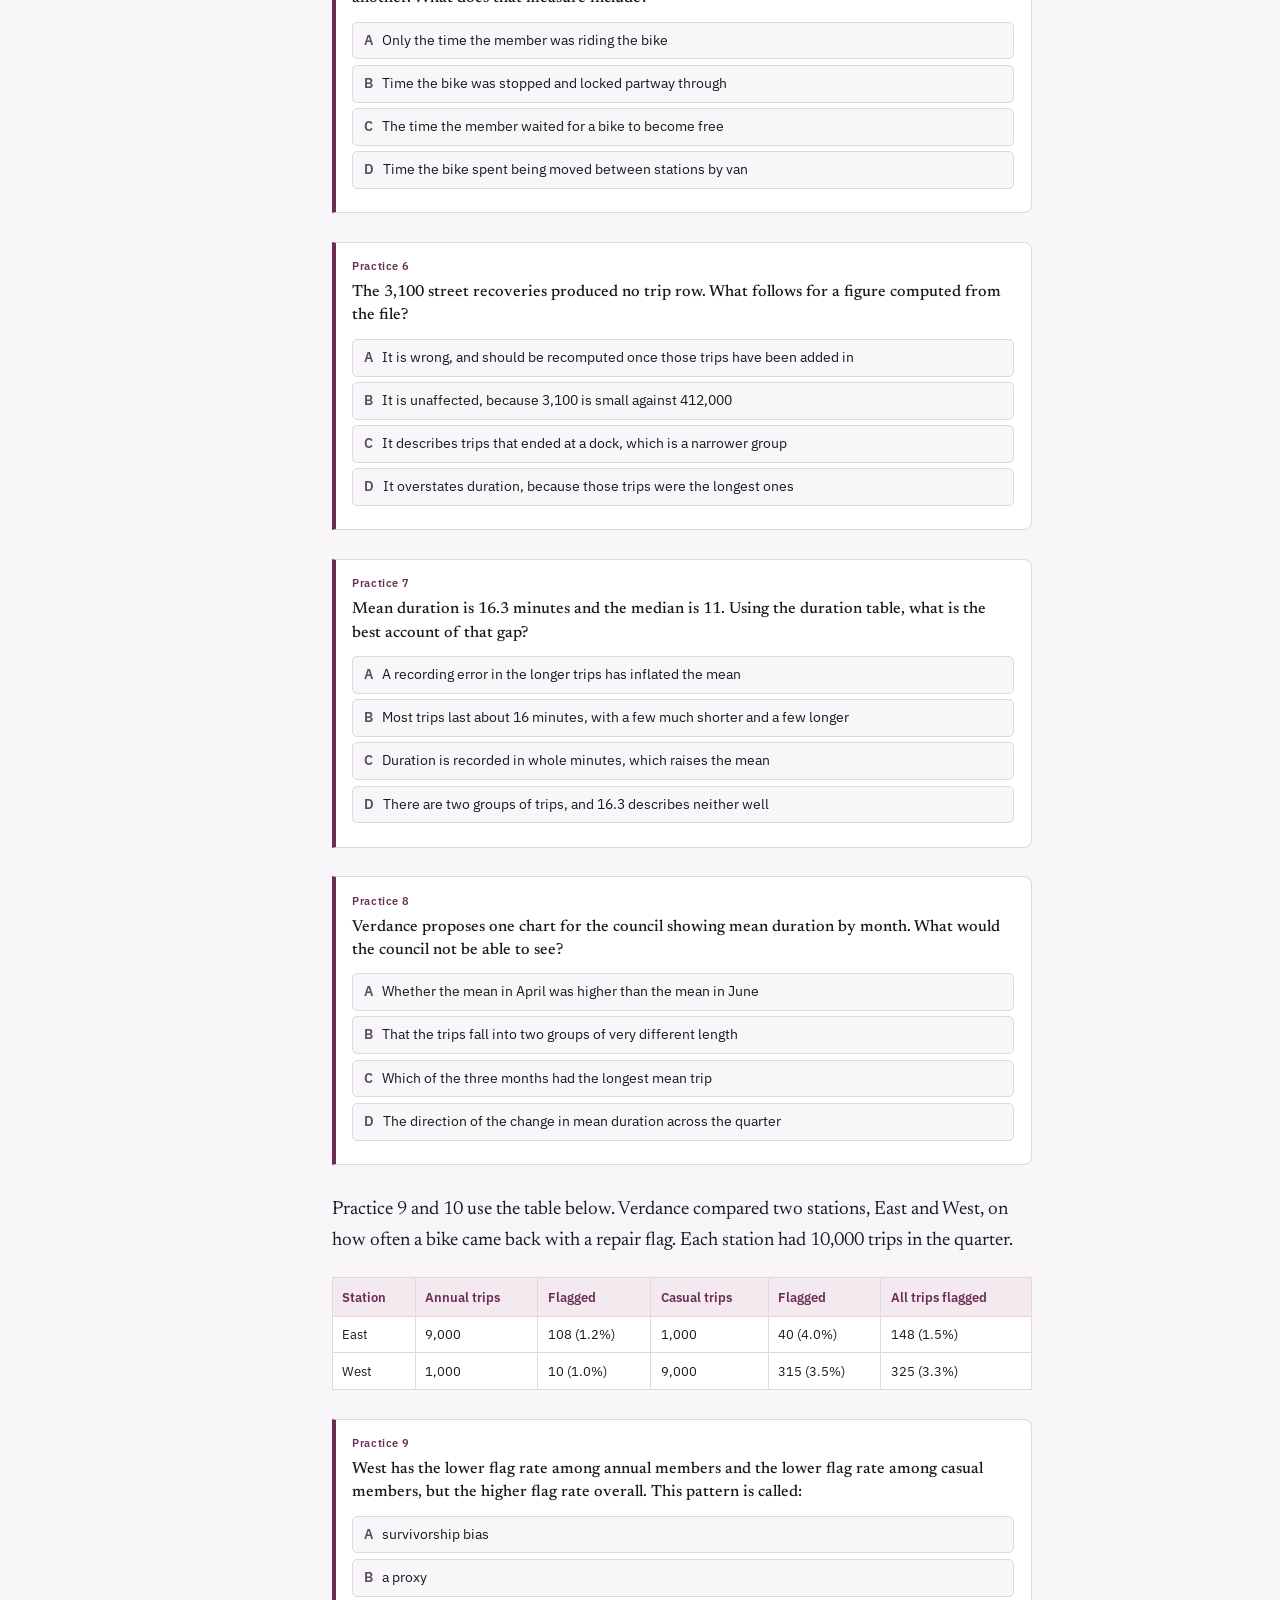
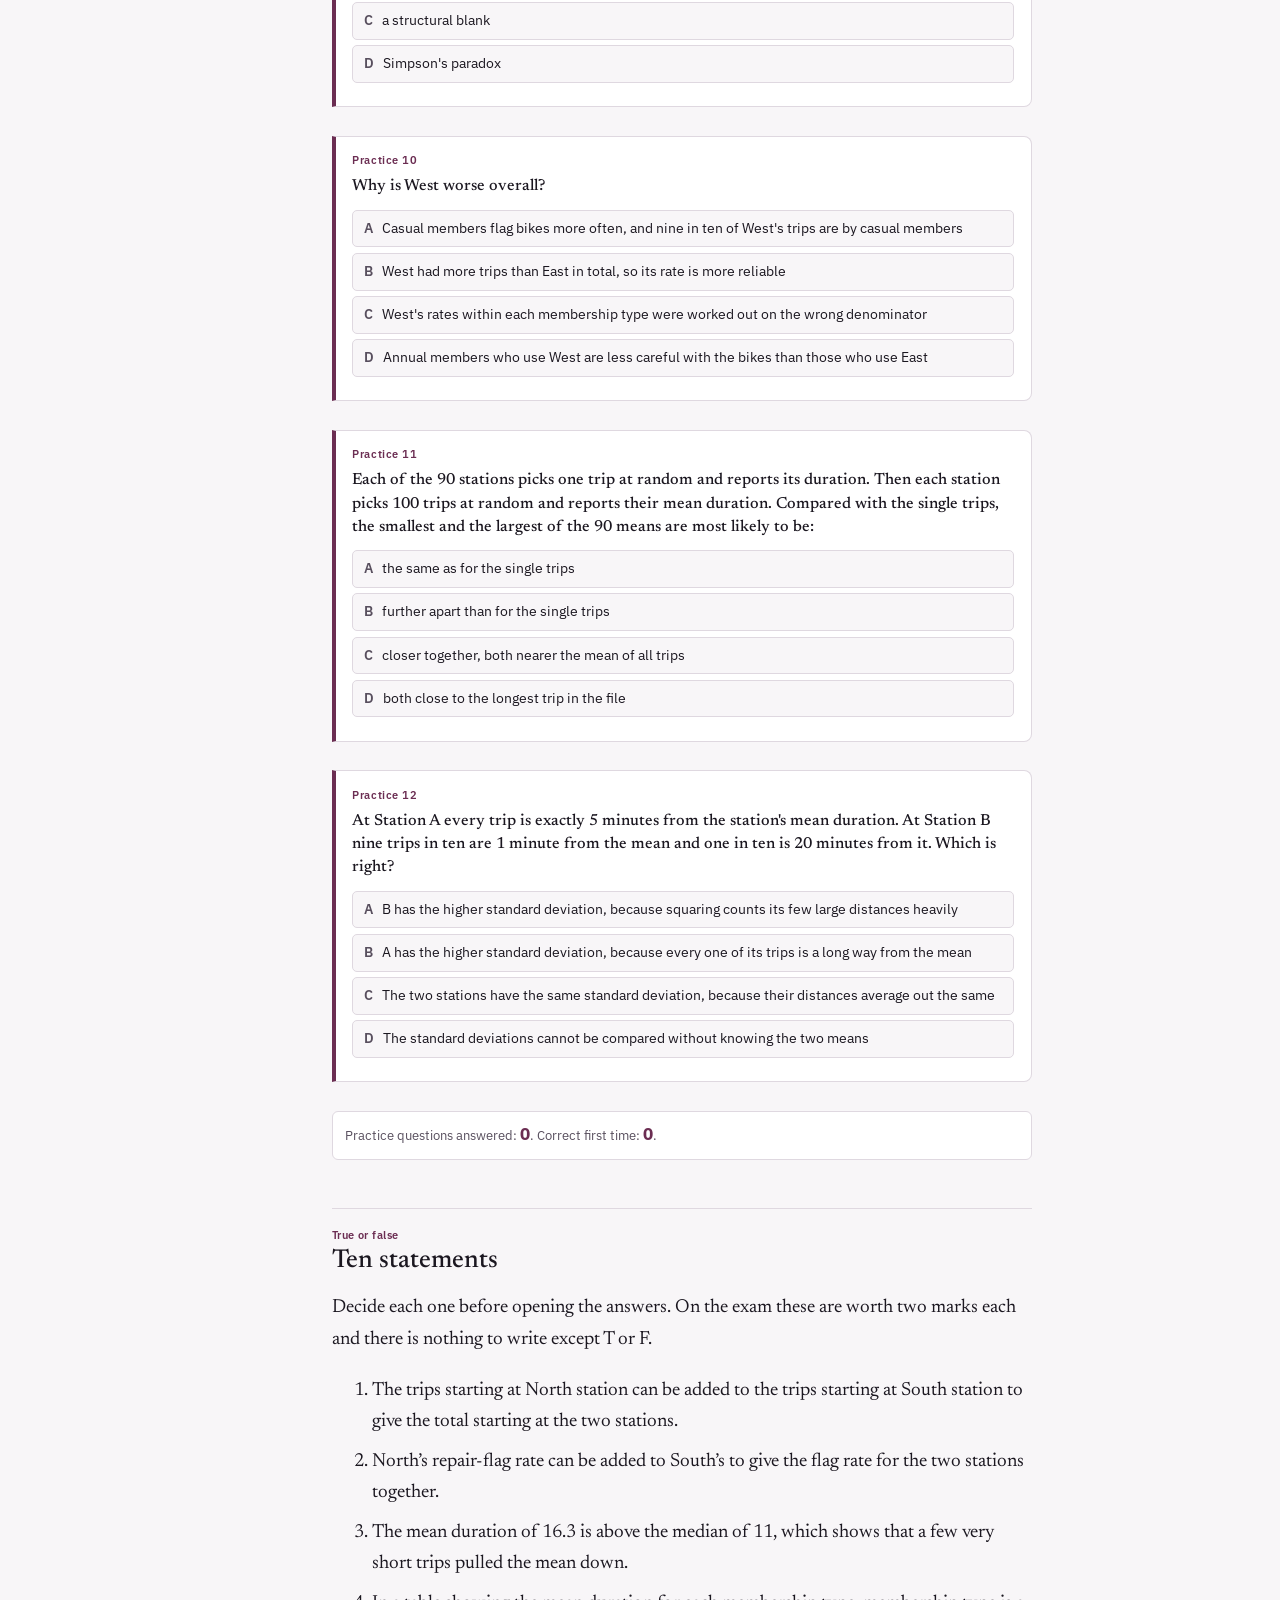
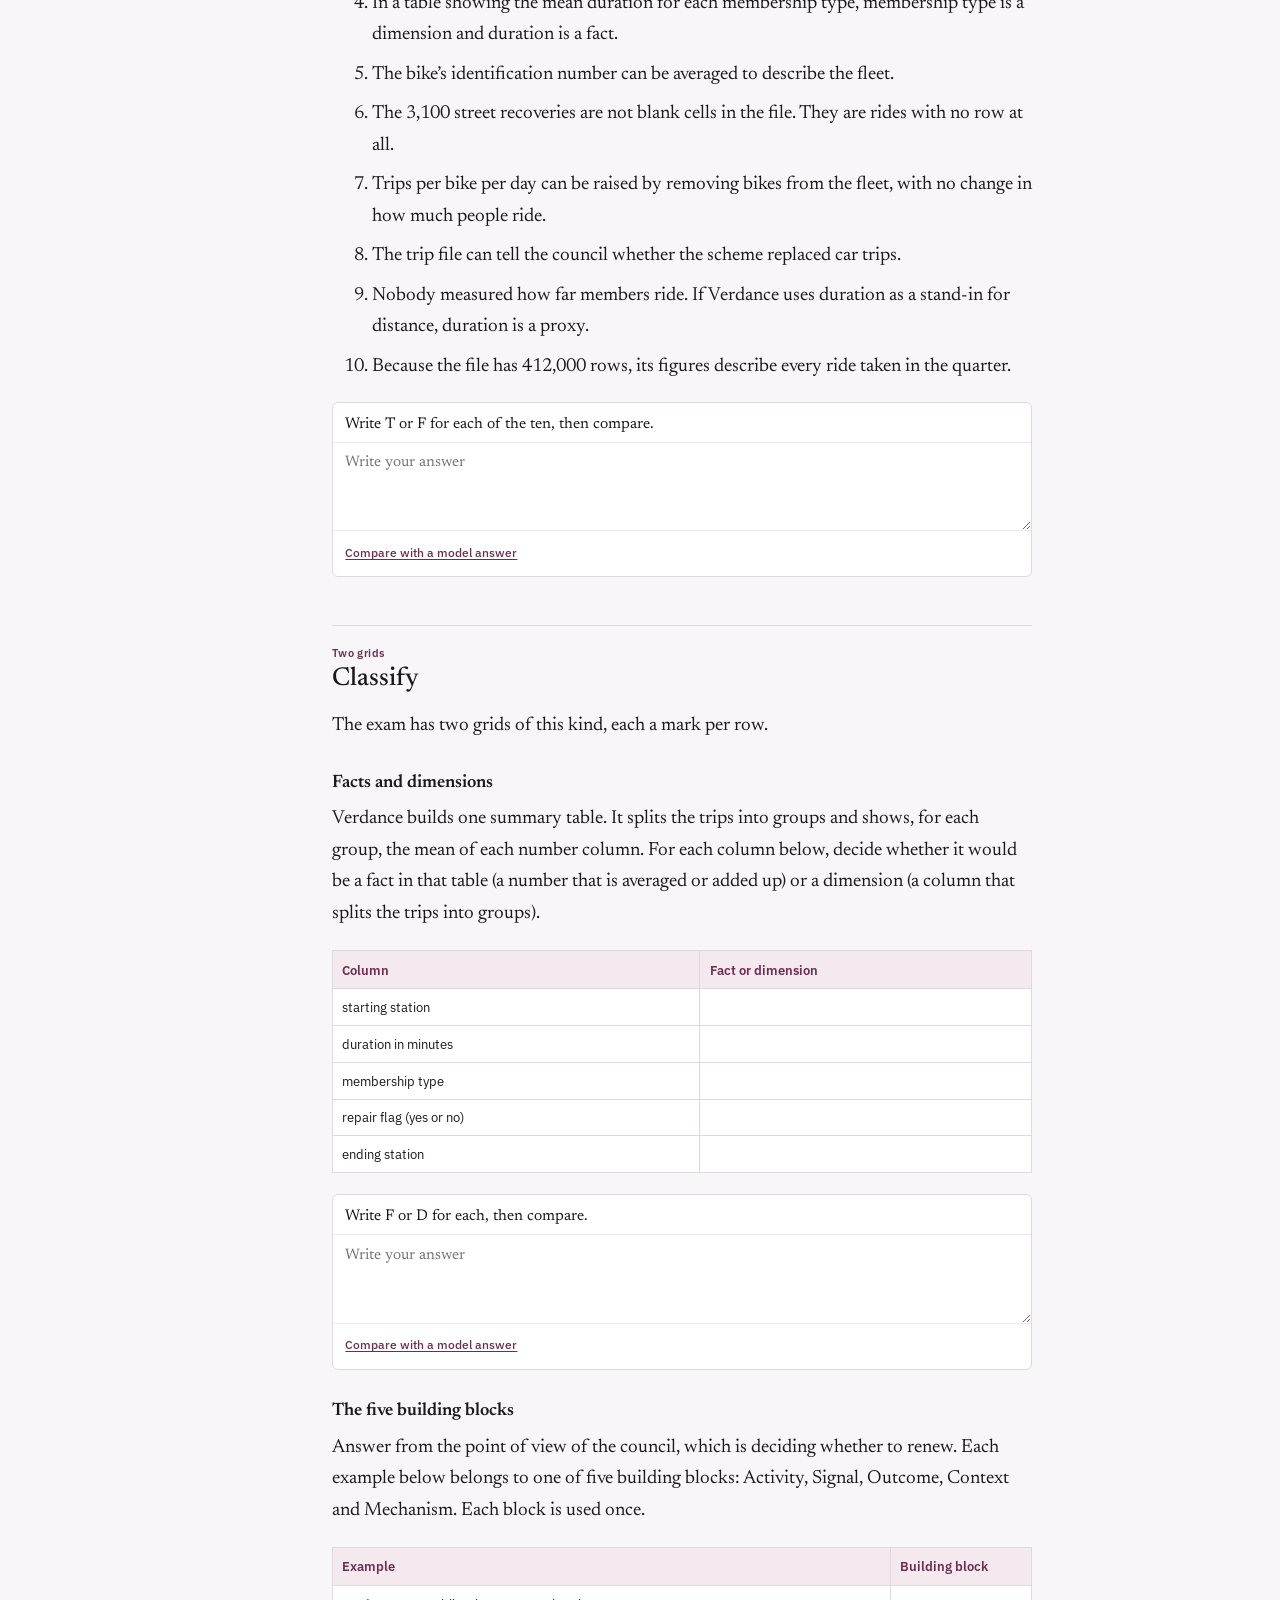
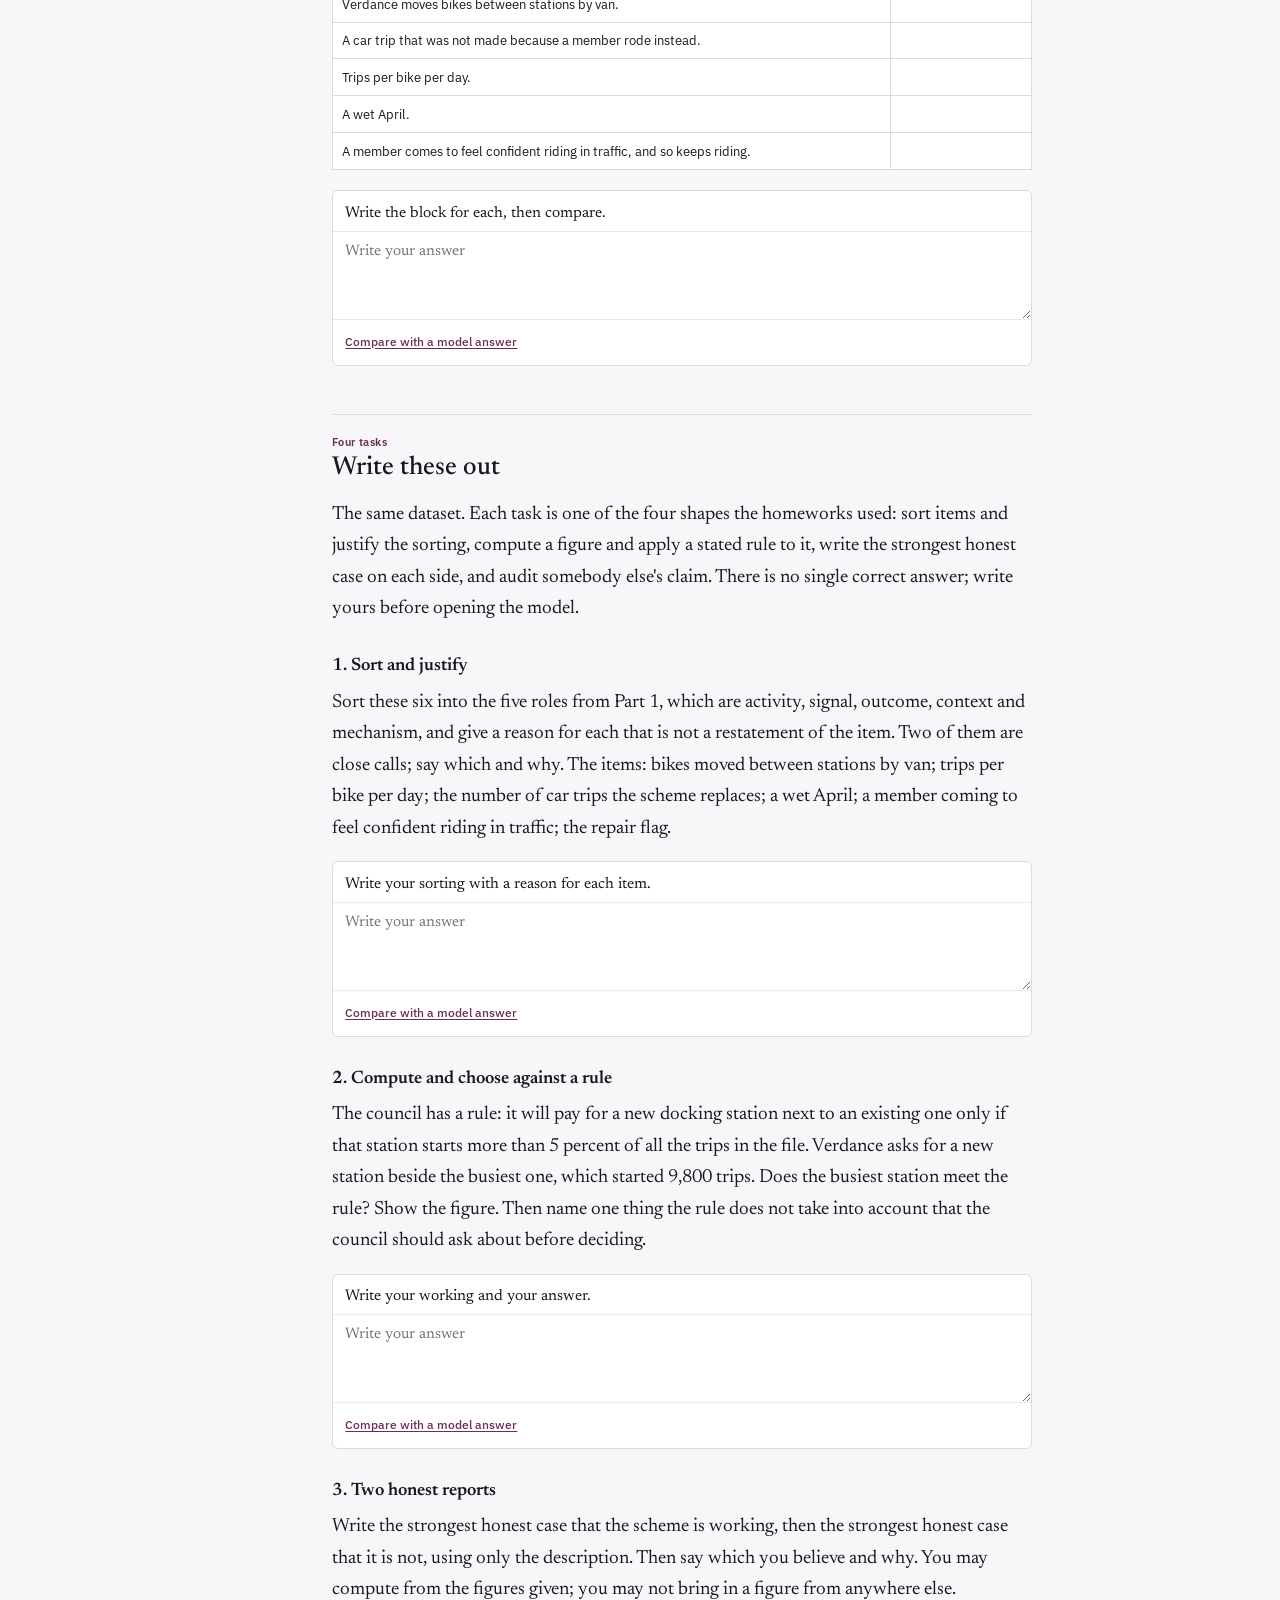
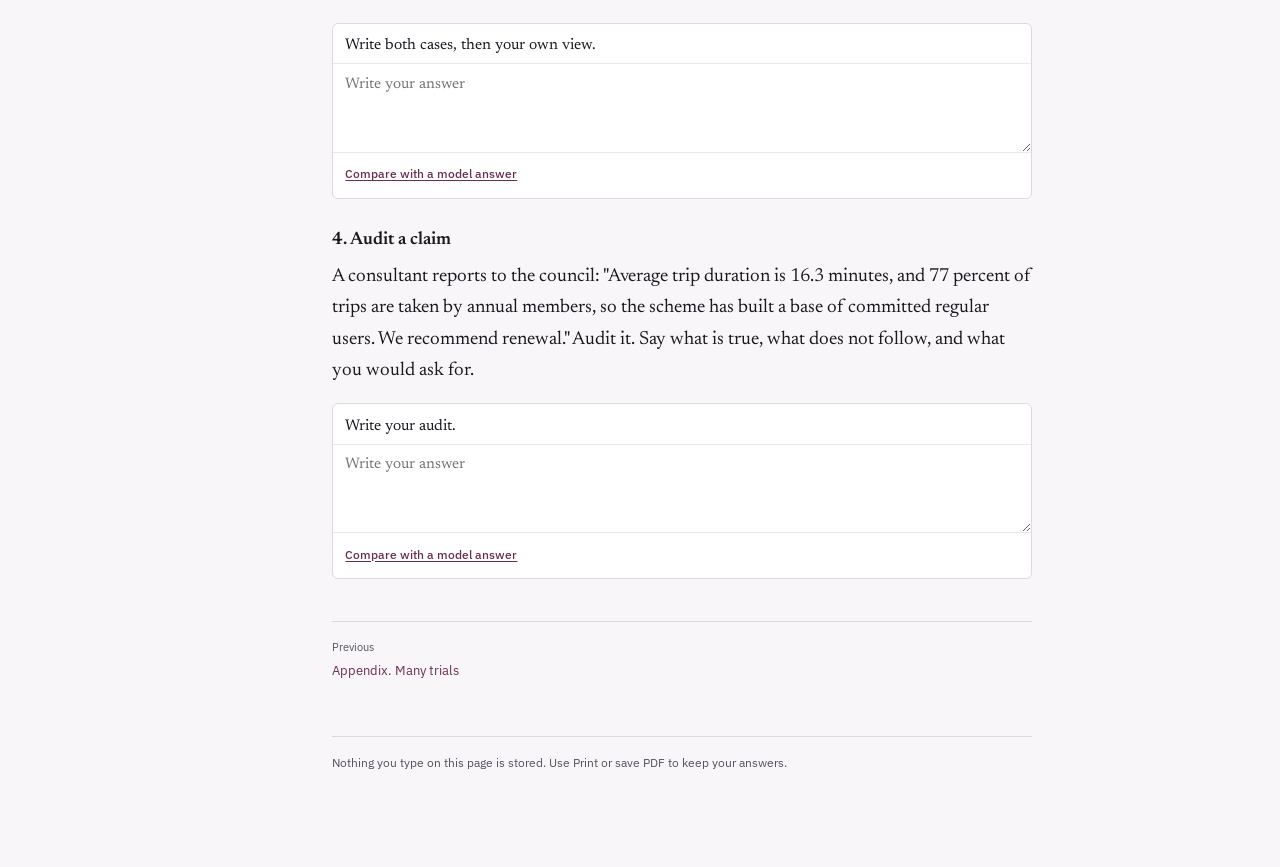
<file: docs/practice.html>
<!DOCTYPE html>
<html lang="en">
<head>
<meta charset="utf-8">
<meta name="viewport" content="width=device-width,initial-scale=1">
<title>Practice set</title>
<link rel="preconnect" href="https://fonts.googleapis.com">
<link rel="preconnect" href="https://fonts.gstatic.com" crossorigin>
<link href="https://fonts.googleapis.com/css2?family=Newsreader:opsz,wght@6..72,400;6..72,500;6..72,600&family=IBM+Plex+Sans:wght@400;500;600&display=swap" rel="stylesheet">
<style>
:root{
 --ink:#1B1720;--soft:#584F5E;--paper:#F8F6F8;--card:#FFFFFF;--rule:#DFD8E0;--rule-soft:#EDE8EE;
 --accent:#6B2D52;--accent-wash:#F3E9EF;--accent-soft:#A8749A;
 --lost:#B9AEBE;--lost-wash:#F1EDF2;
 --ok-bg:#CBEBD5;--ok-ink:#0C5E2D;--no-bg:#F7E0DD;--no-ink:#9A3226;
 --serif:"Newsreader",Georgia,serif;--sans:"IBM Plex Sans",-apple-system,"Segoe UI",Roboto,sans-serif;}
*{box-sizing:border-box}
html{-webkit-text-size-adjust:100%;scroll-behavior:smooth}
@media (prefers-reduced-motion:reduce){html{scroll-behavior:auto}*{transition:none!important}}
body{margin:0;background:var(--paper);color:var(--ink);font-family:var(--serif);font-size:19px;line-height:1.66}
@media (max-width:640px){body{font-size:17.5px}}
.bar{position:sticky;top:0;z-index:60;background:rgba(248,246,248,.95);backdrop-filter:saturate(140%) blur(8px);border-bottom:1px solid var(--rule)}
.bar-in{max-width:1160px;margin:0 auto;padding:.55rem 1rem;display:flex;align-items:center;gap:.7rem}
.bar-t{font-family:var(--sans);font-size:.83rem;font-weight:600;white-space:nowrap;overflow:hidden;text-overflow:ellipsis}
.bar-t span{color:var(--soft);font-weight:400}
.bar-sp{flex:1}
.btn{font-family:var(--sans);font-size:.79rem;font-weight:500;color:var(--ink);background:var(--card);border:1px solid var(--rule);
 border-radius:5px;padding:.34rem .66rem;cursor:pointer;line-height:1.3}
.btn:hover{border-color:var(--accent);color:var(--accent)}
.btn:focus-visible{outline:2px solid var(--accent);outline-offset:2px}
.prog{position:absolute;left:0;bottom:-1px;height:2px;background:var(--accent);width:0}
@media (max-width:560px){.bar-t span{display:none}.btn{padding:.3rem .5rem;font-size:.73rem}}
.shell{max-width:1160px;margin:0 auto;padding:0 1rem;display:grid;grid-template-columns:214px minmax(0,1fr);gap:2.6rem;align-items:start}
@media (max-width:980px){.shell{grid-template-columns:minmax(0,1fr);gap:0}}
nav.toc{position:sticky;top:3.6rem;padding:1.7rem 0 3rem;font-family:var(--sans);font-size:.78rem;
 max-height:calc(100vh - 5rem);overflow-y:auto;overscroll-behavior:contain}
nav.toc ol{list-style:none;margin:0;padding:0}
nav.toc a{display:block;padding:.26rem .5rem;color:var(--soft);text-decoration:none;border-left:2px solid transparent;border-radius:0 3px 3px 0;line-height:1.35}
nav.toc a:hover{color:var(--ink);background:#F0EAF1}
nav.toc a.on{color:var(--accent);border-left-color:var(--accent);background:var(--accent-wash);font-weight:500}
@media (max-width:980px){nav.toc{position:fixed;inset:0 0 0 auto;width:min(305px,86vw);background:var(--card);border-left:1px solid var(--rule);
 padding:1rem 1rem 3rem;z-index:70;transform:translateX(100%);transition:transform .22s ease;box-shadow:-14px 0 34px rgba(27,23,32,.12);max-height:none}
 nav.toc.open{transform:none}}
.scrim{display:none}
@media (max-width:980px){.scrim.on{display:block;position:fixed;inset:0;background:rgba(27,23,32,.34);z-index:65}}
main{padding:2.2rem 0 6rem;max-width:70ch}
h1{font-weight:500;font-size:2.5rem;line-height:1.12;letter-spacing:-.015em;margin:.4rem 0 .3rem}
@media (max-width:640px){h1{font-size:1.95rem}}
.dek{font-size:1.18rem;color:var(--soft);margin:0 0 1.3rem;line-height:1.45}
h2{font-weight:500;font-size:1.62rem;line-height:1.22;margin:3rem 0 .9rem;padding-top:1.2rem;border-top:1px solid var(--rule)}
h2 .n{font-family:var(--sans);font-size:.71rem;font-weight:600;color:var(--accent);display:block;margin-bottom:.28rem;letter-spacing:.04em}
h3{font-weight:600;font-size:1.13rem;margin:1.9rem 0 .5rem;line-height:1.3}
h4{font-family:var(--sans);font-weight:600;font-size:.86rem;margin:1.35rem 0 .45rem;color:var(--soft)}
p{margin:0 0 1.05rem} ul{margin:0 0 1.1rem;padding-left:1.15rem} li{margin:0 0 .5rem}
.box{border:1px solid var(--rule);border-left:4px solid var(--accent);border-radius:0 6px 6px 0;padding:1rem 1.1rem;margin:1.7rem 0;background:var(--card)}
.box h4{margin:0 0 .5rem;font-size:.82rem;color:var(--accent);letter-spacing:.02em}
.box p{font-size:.96rem;margin-bottom:.6rem} .box p:last-child{margin-bottom:0}
.box.principle{background:var(--accent-wash)}
.box.warn{background:#FBF1E6;border-left-color:#A9772A} .box.warn h4{color:#A9772A}
.tw{overflow-x:auto;margin:1.3rem 0}
table{border-collapse:collapse;width:100%;font-family:var(--sans);font-size:.84rem;font-variant-numeric:tabular-nums;background:var(--card)}
@media (max-width:640px){table{font-size:.77rem}}
th{background:var(--accent-wash);font-weight:600;text-align:left;padding:.46rem .6rem;border:1px solid var(--rule);white-space:nowrap;color:var(--accent)}
td{padding:.42rem .6rem;border:1px solid var(--rule)}
table.txt td{white-space:normal}
caption{caption-side:bottom;font-family:var(--sans);font-size:.74rem;color:var(--soft);text-align:left;padding-top:.45rem;line-height:1.4}
td.win{background:var(--ok-bg);color:var(--ok-ink);font-weight:600}
td.lose{background:var(--no-bg);color:var(--no-ink);font-weight:600}
/* signature device: what the summary threw away */
.lostbox{border:1px dashed var(--lost);background:var(--lost-wash);border-radius:6px;padding:.6rem .8rem;margin:.9rem 0;
 font-family:var(--sans);font-size:.82rem;color:var(--soft);line-height:1.5}
.lostbox b{font-family:var(--sans);font-size:.67rem;font-weight:600;letter-spacing:.06em;text-transform:uppercase;
 color:var(--lost);display:block;margin-bottom:.25rem}
.demo{background:var(--card);border:1px solid var(--rule);border-radius:8px;margin:1.9rem 0;overflow:hidden}
.demo-h{padding:.9rem 1.1rem .2rem}
.demo-h h4{margin:0 0 .25rem;font-size:.83rem;color:var(--ink)}
.demo-h p{font-family:var(--sans);font-size:.85rem;color:var(--soft);margin:0 0 .75rem;line-height:1.45}
.pick{display:flex;flex-wrap:wrap;gap:.38rem;padding:0 1.1rem .85rem}
.pk{font-family:var(--sans);font-size:.77rem;font-weight:500;padding:.42rem .7rem;border-radius:5px;border:1px solid var(--rule);
 background:var(--paper);color:var(--soft);cursor:pointer;line-height:1.25}
.pk:hover{color:var(--ink)}
.pk[aria-pressed=true]{background:var(--accent);border-color:var(--accent);color:#fff}
.pk:focus-visible{outline:2px solid var(--accent);outline-offset:2px}
.demo-body{padding:0 1.1rem}
.demo-out{border-top:1px solid var(--rule);background:var(--paper);padding:.85rem 1.1rem}
.demo-out .k{font-family:var(--sans);font-size:.68rem;font-weight:600;color:var(--soft);margin-bottom:.3rem}
.demo-out .v{font-size:1rem;line-height:1.5}
.flag{font-family:var(--sans);font-size:.82rem;line-height:1.5;padding:.55rem .7rem;border-radius:5px;margin-top:.6rem}
.flag.bad{background:var(--no-bg);color:var(--no-ink)}
.flag.good{background:var(--ok-bg);color:var(--ok-ink)}
.flag.neutral{background:var(--accent-wash);color:var(--accent)}
svg.hist{width:100%;height:160px;display:block}
.kc{background:var(--card);border:1px solid var(--rule);border-left:4px solid var(--accent);border-radius:0 8px 8px 0;padding:.95rem 1.05rem;margin:1.8rem 0}
.kc .tag{font-family:var(--sans);font-size:.66rem;font-weight:600;color:var(--accent);letter-spacing:.05em;display:block;margin-bottom:.35rem}
.kc .q{font-size:1rem;line-height:1.45;margin:0 0 .7rem;font-weight:500}
.opts{display:grid;gap:.34rem;margin-bottom:.5rem}
.opt{display:flex;gap:.55rem;align-items:flex-start;font-family:var(--sans);font-size:.87rem;line-height:1.42;text-align:left;
 padding:.5rem .65rem;border:1px solid var(--rule);border-radius:5px;background:var(--paper);color:var(--ink);cursor:pointer;width:100%}
.opt:hover:not([disabled]){border-color:var(--accent-soft)}
.opt:focus-visible{outline:2px solid var(--accent);outline-offset:2px}
.opt .ltr{font-weight:600;color:var(--soft);flex:0 0 auto}
.opt.right{background:var(--ok-bg);border-color:#8CCBA1;color:var(--ok-ink)} .opt.right .ltr{color:var(--ok-ink)}
.opt.wrong{background:var(--no-bg);border-color:#DDA79E;color:var(--no-ink)} .opt.wrong .ltr{color:var(--no-ink)}
.opt[disabled]{cursor:default}
.fb{display:none;font-family:var(--sans);font-size:.84rem;line-height:1.5;padding:.55rem .7rem;border-radius:5px;background:var(--accent-wash);color:var(--ink)}
.fb.on{display:block} .fb b{color:var(--accent)}
.resp{border:1px solid var(--rule);border-radius:6px;background:var(--card);margin:0 0 .7rem;overflow:hidden}
.resp .p{padding:.65rem .8rem .35rem;font-size:.97rem;line-height:1.5}
.resp textarea{width:100%;border:none;border-top:1px solid var(--rule-soft);padding:.6rem .8rem;font-family:var(--serif);font-size:.95rem;
 line-height:1.5;resize:vertical;min-height:3.4rem;background:transparent;color:var(--ink);display:block}
.resp textarea:focus{outline:2px solid var(--accent);outline-offset:-2px;background:#FEFDFE}
.resp .f{padding:.35rem .8rem .5rem;border-top:1px solid var(--rule-soft)}
.rev{font-family:var(--sans);font-size:.75rem;font-weight:500;color:var(--accent);background:none;border:none;cursor:pointer;
 padding:.15rem 0;text-decoration:underline;text-underline-offset:2px}
.rev:focus-visible{outline:2px solid var(--accent);outline-offset:2px}
.ans{display:none;padding:.55rem .8rem .7rem;background:var(--accent-wash);border-top:1px solid var(--rule-soft);font-size:.93rem;line-height:1.5}
.ans.on{display:block}
.ans .k{font-family:var(--sans);font-size:.66rem;font-weight:600;color:var(--accent);display:block;margin-bottom:.2rem}
.score{font-family:var(--sans);font-size:.82rem;color:var(--soft);background:var(--card);border:1px solid var(--rule);border-radius:6px;
 padding:.6rem .8rem;margin:1.6rem 0}
.score b{color:var(--accent);font-size:1.05rem}
.end{font-family:var(--sans);font-size:.78rem;color:var(--soft);border-top:1px solid var(--rule);margin-top:3.4rem;padding-top:1rem;line-height:1.5}
.ref{font-family:var(--sans);font-size:.72rem;color:var(--soft);vertical-align:super}
@media print{.bar,nav.toc,.scrim,.rev,.pick,.opt,.btn{display:none!important}
 body{background:#fff;font-size:11pt}.shell{display:block;max-width:none;padding:0}main{max-width:none;padding:0}
 .resp textarea{border:1px solid #999;background:#fff;min-height:3.2rem}
 table,.box,.demo,.kc,.lostbox{break-inside:avoid}h2{break-after:avoid}}

/* ---- study guide additions ---- */
.gnav{font-family:var(--sans);font-size:.78rem;color:var(--soft);display:flex;flex-wrap:wrap;gap:.2rem .9rem;margin:0 0 1.4rem;padding:0 0 .8rem;border-bottom:1px solid var(--rule)}
.gnav a{color:var(--soft);text-decoration:none;padding:.15rem 0;border-bottom:2px solid transparent}
.gnav a:hover{color:var(--ink)}
.gnav a.here{color:var(--accent);border-bottom-color:var(--accent);font-weight:500}
.pn{display:flex;justify-content:space-between;gap:1rem;font-family:var(--sans);font-size:.84rem;margin:2.6rem 0 0;padding-top:1rem;border-top:1px solid var(--rule)}
.pn a{color:var(--accent);text-decoration:none}
.pn a:hover{text-decoration:underline}
.pn span{color:var(--soft);display:block;font-size:.7rem;margin-bottom:.15rem}
.date{font-family:var(--sans);font-size:.92rem;font-weight:500;color:var(--accent);background:var(--accent-wash);border:1px solid var(--rule);border-radius:6px;padding:.6rem .9rem;margin:0 0 1.6rem}
.grid{display:grid;grid-template-columns:1fr;gap:.7rem;margin:1.2rem 0 1.6rem}
.part{display:block;border:1px solid var(--rule);border-radius:6px;padding:.8rem 1rem;background:var(--card);text-decoration:none;color:var(--ink)}
.part:hover{border-color:var(--accent)}
.part b{display:block;font-family:var(--sans);font-size:.72rem;color:var(--accent);letter-spacing:.04em;margin-bottom:.2rem}
.part strong{font-weight:500;font-size:1.05rem;display:block;margin-bottom:.25rem}
.part span{font-family:var(--sans);font-size:.84rem;color:var(--soft);line-height:1.45}
.part ul{font-family:var(--sans);font-size:.8rem;color:var(--soft);margin:.5rem 0 0;padding-left:1.1rem}
.part li{margin:0 0 .18rem}
.src{font-family:var(--sans);font-size:.76rem;color:var(--soft);margin:-.4rem 0 1rem}
.gnav .soon{color:var(--lost);padding:.15rem 0}
.pn em{font-style:normal;color:var(--soft)}
.part.soon{opacity:.62;pointer-events:none}
.part .tag{font-family:var(--sans);font-size:.7rem;color:var(--lost);display:block;margin-top:.4rem}
.note{font-family:var(--sans);font-size:.84rem;color:var(--soft);margin:-1rem 0 1.6rem;line-height:1.5}
.sim{border:1px solid var(--rule);border-radius:6px;background:var(--card);padding:1rem 1.1rem;margin:1.2rem 0 1.6rem;font-family:var(--sans)}
.sim .row{display:flex;flex-wrap:wrap;gap:.6rem 1.4rem;align-items:center;font-size:.86rem;margin-bottom:.8rem}
.sim label{color:var(--soft)}
.sim select{font-family:var(--sans);font-size:.86rem;padding:.25rem .4rem;border:1px solid var(--rule);border-radius:4px;background:var(--bg);color:var(--ink)}
.sim button{font-family:var(--sans);font-size:.84rem;padding:.35rem .9rem;border:1px solid var(--accent);border-radius:4px;background:var(--accent);color:#fff;cursor:pointer}
.sim .out{font-size:.86rem;color:var(--ink)}
.sim svg{width:100%;height:auto;display:block;margin-top:.6rem}
.fb ul.notes{margin:.5rem 0 0;padding-left:1.1rem;font-size:.82rem;color:var(--soft)}
.fb ul.notes li{margin:.15rem 0}
.fb ul.notes b{color:var(--ink);margin-right:.25rem}
.key table td:last-child{font-weight:500;color:var(--accent)}

</style>
</head>
<body>
<div class="bar"><div class="bar-in">
 <div class="bar-t">Midterm Study Guide <span>&nbsp;Practice set</span></div>
 <div class="bar-sp"></div>
 <button class="btn" id="printBtn" type="button">Print or save PDF</button>
 <button class="btn" id="tocBtn" type="button" aria-expanded="false">Contents</button>
</div><div class="prog" id="prog"></div></div>
<div class="scrim" id="scrim"></div>
<div class="shell">
<nav class="toc" id="toc" aria-label="Contents"><ol>
<li><a href="#dataset">The dataset</a></li>
<li><a href="#checks">Multiple choice</a></li>
<li><a href="#tf">True or false</a></li>
<li><a href="#grids">Two grids</a></li>
<li><a href="#tasks">Four tasks</a></li>
</ol></nav>
<main>
<div class="gnav"><a href="index.html">Start</a><a href="part1.html">Part 1</a><a href="part2.html">Part 2</a><a href="part3.html">Part 3</a><a href="part4.html">Part 4</a><a href="part5.html">Part 5</a><a href="closing.html">Closing</a><a href="appendix.html">Appendix</a><a href="practice.html" class="here">Practice set</a></div>

<h1>Practice set</h1>
<p class="dek">One dataset you have not seen, with questions in the same forms as the midterm.</p>

<p>The page has twelve multiple-choice questions, ten true or false statements, two short grids and four written tasks. Everything on it draws on Parts 1 to 5 and the appendix, and none of it needs the FPF file.</p>
<p>Read the description once. Then work the questions with it in front of you, and write the four tasks out properly rather than in your head, because you find out whether you can use an idea under exam conditions only by writing it out.</p>

<section id="dataset">
<h2><span class="n">Read first</span>The dataset</h2>
<p>Verdance Bikes runs a public bike-share scheme for a city council. Members take a bike from a docking station, ride, and return it to another docking station. The council pays Verdance a fee per quarter and wants to know whether the scheme is worth renewing.</p>
<p>You have the trip file for one quarter, April to June, 91 days. It has one row for each trip that ended at a docking station, with the bike, the starting station, the ending station, the start time, the duration in minutes, the membership type, and whether the bike was flagged for repair when it was returned. Every rider holds an account, annual or casual, so the registered members below include both kinds, and so does the count of those who rode. Vans that move bikes between stations are logged separately and produce no trip row.</p>
<div class="tw"><table><thead><tr><th>What was recorded</th><th>Value</th></tr></thead><tbody><tr><td>Trips in the file</td><td>412,000</td></tr><tr><td>Of those, by annual members</td><td>318,000</td></tr><tr><td>Of those, by casual members</td><td>94,000</td></tr><tr><td>Registered members</td><td>18,400</td></tr><tr><td>Members who took at least one trip</td><td>11,040</td></tr><tr><td>Bikes in the fleet</td><td>1,200</td></tr><tr><td>Docking stations</td><td>90</td></tr><tr><td>Trips ending with a repair flag</td><td>2,140</td></tr><tr><td>Trips starting at the busiest station</td><td>9,800</td></tr><tr><td>Van moves between stations</td><td>27,500</td></tr></tbody></table></div>
<div class="tw"><table><thead><tr><th>Trip duration</th><th>Trips</th></tr></thead><tbody><tr><td>4 to 14 minutes</td><td>289,000</td></tr><tr><td>25 to 45 minutes</td><td>123,000</td></tr></tbody><caption>Mean duration is 16.3 minutes and the median is 11.</caption></table></div>

<p>Three things are true of the scheme and are not in the trip file. A bike left outside the network is not returned to a dock, so the trip has no end and no row; there were 3,100 recoveries of bikes from the street during the quarter. Bikes withdrawn for repair are out of the fleet until they are fixed, and the file records the flag but not the days lost. And the council cares about trips that would otherwise have been made by car, which nobody has ever measured.</p>
</section>

<section id="checks">
<h2><span class="n">Multiple choice</span>Twelve questions</h2>
<p>These mark themselves. They run across all five parts and the appendix, in no particular order, as the exam will.</p>
<div class="kc" data-id="pr-k1" data-h="c2bb7b56"><span class="tag">Practice 1</span><p class="q">What does one row of the trip file represent?</p><div class="opts"><button class="opt" data-a="0"><span class="ltr">A</span><span>One member of the scheme during the quarter</span></button><button class="opt" data-a="1"><span class="ltr">B</span><span>One bike during the quarter, with its trips summarised</span></button><button class="opt" data-a="2"><span class="ltr">C</span><span>One trip that ended at a docking station</span></button><button class="opt" data-a="3"><span class="ltr">D</span><span>One ride taken by a member, whether or not it ended at a dock</span></button></div><div class="fb"><b>Why:</b> The file was built from dock returns, and the 3,100 street recoveries are rides of a kind that produced no row. A row is not a member and not a bike either: one member and one bike each appear on many rows.<ul class="notes"><li><b>A</b> One member appears on many rows, one for each trip taken.</li><li><b>B</b> One bike appears on many rows too, and nothing in the file summarises a bike.</li><li><b>C</b> The file was built from dock returns, so what a row records is a trip that ended at a dock.</li><li><b>D</b> A ride that ended anywhere else produced no row. The 3,100 street recoveries are rides of that kind.</li></ul></div></div>
<div class="kc" data-id="pr-k2" data-h="e24c1d55"><span class="tag">Practice 2</span><p class="q">Verdance wants to decide, for each station and each hour, whether to send a van. What level of data does that decision need?</p><div class="opts"><button class="opt" data-a="0"><span class="ltr">A</span><span>One row per station and hour, which this file can be folded into</span></button><button class="opt" data-a="1"><span class="ltr">B</span><span>One row per bike, which this file does not contain</span></button><button class="opt" data-a="2"><span class="ltr">C</span><span>One row per member, which this file does not contain</span></button><button class="opt" data-a="3"><span class="ltr">D</span><span>Nothing more; 412,000 trips is enough for any question about stations</span></button></div><div class="fb"><b>Why:</b> Each trip has a start station and a start time recorded on it, so the trips can be counted into station-hours. The finer rows already exist, which is what makes the coarser table available. The level is right, but the file is still not enough on its own: it records only trips that happened, and a member who found an empty dock and walked away left no row. That is the missing-rows problem from Part 4, and it is the demand a van is meant to serve.<ul class="notes"><li><b>A</b> Each trip has a start station and a start time on it, so the trips can be counted into station-hours.</li><li><b>B</b> A bike row could be built from these trips as well, and a bike is the wrong unit for this decision.</li><li><b>C</b> A member row could be built too, and a member is the wrong unit for sending a van.</li><li><b>D</b> The decision needs rows at the level the decision varies, which is the station and the hour, and no number of trips supplies that on its own.</li></ul></div></div>
<div class="kc" data-id="pr-k3" data-h="fb816de1"><span class="tag">Practice 3</span><p class="q">Verdance reports trips per bike per day, which is 3.77. For the council's decision, what role does that figure play?</p><div class="opts"><button class="opt" data-a="0"><span class="ltr">A</span><span>An outcome for the council, which is paying for the trips themselves</span></button><button class="opt" data-a="1"><span class="ltr">B</span><span>A signal, watched because the thing the council wants arrives later</span></button><button class="opt" data-a="2"><span class="ltr">C</span><span>Context, because Verdance cannot change how often bikes are used</span></button><button class="opt" data-a="3"><span class="ltr">D</span><span>A mechanism, because it explains why members keep their membership</span></button></div><div class="fb"><b>Why:</b> The council wants trips shifted out of cars, and that is not in the file. Trips per bike is watched instead, and it can be raised by shrinking the fleet. A mechanism is something that happens inside a person, so D is the wrong kind of thing: a count is not a reason a member rides again.<ul class="notes"><li><b>A</b> The council is buying car trips replaced, not trips as such, so trips are not wanted for their own sake.</li><li><b>B</b> What the council wants is not in the file, so this is watched instead, and it can be raised by shrinking the fleet.</li><li><b>C</b> Verdance can change it, by rebalancing, by pricing and by the size of the fleet.</li><li><b>D</b> A mechanism is something that happens inside a person. A count is not a reason a member rides again.</li></ul></div></div>
<div class="kc" data-id="pr-k4" data-h="7cea07b6"><span class="tag">Practice 4</span><p class="q">A councillor asks how much the scheme is used per member. What should the report do?</p><div class="opts"><button class="opt" data-a="0"><span class="ltr">A</span><span>Divide by the 1,200 bikes, which are what the council pays for</span></button><button class="opt" data-a="1"><span class="ltr">B</span><span>Divide by the 11,040 who rode, and print 37.3 trips each</span></button><button class="opt" data-a="2"><span class="ltr">C</span><span>Divide by the 18,400 registered, because that is who it is for</span></button><button class="opt" data-a="3"><span class="ltr">D</span><span>Give either figure, and say which denominator produced it</span></button></div><div class="fb"><b>Why:</b> 412,000 over 18,400 is 22.4 and over 11,040 is 37.3. Both are honest and they answer different questions. What is not honest is printing one without saying which.<ul class="notes"><li><b>A</b> That gives trips per bike, which answers a question about the fleet rather than about members.</li><li><b>B</b> 37.3 is right, and a reader given it alone would not learn that 7,360 members did not ride at all.</li><li><b>C</b> 22.4 is right too, and a reader given it alone would not learn that the people who do ride ride far more often.</li><li><b>D</b> Both are honest and they answer different questions. What is not honest is printing one without saying which.</li></ul></div></div>
<div class="kc" data-id="pr-k5" data-h="a6702c17"><span class="tag">Practice 5</span><p class="q">Duration is measured from the moment the bike leaves one dock to the moment it enters another. What does that measure include?</p><div class="opts"><button class="opt" data-a="0"><span class="ltr">A</span><span>Only the time the member was riding the bike</span></button><button class="opt" data-a="1"><span class="ltr">B</span><span>Time the bike was stopped and locked partway through</span></button><button class="opt" data-a="2"><span class="ltr">C</span><span>The time the member waited for a bike to become free</span></button><button class="opt" data-a="3"><span class="ltr">D</span><span>Time the bike spent being moved between stations by van</span></button></div><div class="fb"><b>Why:</b> Nothing in the measurement separates riding from standing. A member who stops for twenty minutes produces a long trip, and so does a member who rides for twenty minutes. The wait for a bike happens before the bike leaves the dock, so C is outside the measured interval, and van moves are logged separately, so D is not in this column at all.<ul class="notes"><li><b>A</b> Nothing in the measurement separates riding from standing.</li><li><b>B</b> A member who stops for twenty minutes produces a long trip, and so does one who rides for twenty minutes.</li><li><b>C</b> The clock starts when the bike leaves the dock, so any wait before that is outside the interval.</li><li><b>D</b> Van moves are logged separately and produce no trip row.</li></ul></div></div>
<div class="kc" data-id="pr-k6" data-h="239b8cb3"><span class="tag">Practice 6</span><p class="q">The 3,100 street recoveries produced no trip row. What follows for a figure computed from the file?</p><div class="opts"><button class="opt" data-a="0"><span class="ltr">A</span><span>It is wrong, and should be recomputed once those trips have been added in</span></button><button class="opt" data-a="1"><span class="ltr">B</span><span>It is unaffected, because 3,100 is small against 412,000</span></button><button class="opt" data-a="2"><span class="ltr">C</span><span>It describes trips that ended at a dock, which is a narrower group</span></button><button class="opt" data-a="3"><span class="ltr">D</span><span>It overstates duration, because those trips were the longest ones</span></button></div><div class="fb"><b>Why:</b> Those rides are not rows, so nothing computed from the file can describe them. They cannot be added back either, because no end time was ever recorded.<ul class="notes"><li><b>A</b> They cannot be added back, because no end time was ever recorded for them.</li><li><b>B</b> What counts is that the figures describe a group narrower than the label suggests.</li><li><b>C</b> Those rides are not rows, so nothing computed from the file describes them.</li><li><b>D</b> Nothing is known about how long they lasted, which is the whole difficulty.</li></ul></div></div>
<div class="kc" data-id="pr-k7" data-h="3e0e11bf"><span class="tag">Practice 7</span><p class="q">Mean duration is 16.3 minutes and the median is 11. Using the duration table, what is the best account of that gap?</p><div class="opts"><button class="opt" data-a="0"><span class="ltr">A</span><span>A recording error in the longer trips has inflated the mean</span></button><button class="opt" data-a="1"><span class="ltr">B</span><span>Most trips last about 16 minutes, with a few much shorter and a few longer</span></button><button class="opt" data-a="2"><span class="ltr">C</span><span>Duration is recorded in whole minutes, which raises the mean</span></button><button class="opt" data-a="3"><span class="ltr">D</span><span>There are two groups of trips, and 16.3 describes neither well</span></button></div><div class="fb"><b>Why:</b> 289,000 trips run 4 to 14 minutes and 123,000 run 25 to 45. 16.3 is between the two groups, and no trip in the file lasts 16 minutes.<ul class="notes"><li><b>A</b> Nothing suggests an error. The long trips are a real group of 123,000.</li><li><b>B</b> This is the single-centre reading that the table rules out. No trip in the file lasts 16 minutes.</li><li><b>C</b> Rounding to whole minutes does not move a mean by five.</li><li><b>D</b> 289,000 trips run 4 to 14 minutes and 123,000 run 25 to 45, so 16.3 is between the two groups.</li></ul></div></div>
<div class="kc" data-id="pr-k8" data-h="df9ded64"><span class="tag">Practice 8</span><p class="q">Verdance proposes one chart for the council showing mean duration by month. What would the council not be able to see?</p><div class="opts"><button class="opt" data-a="0"><span class="ltr">A</span><span>Whether the mean in April was higher than the mean in June</span></button><button class="opt" data-a="1"><span class="ltr">B</span><span>That the trips fall into two groups of very different length</span></button><button class="opt" data-a="2"><span class="ltr">C</span><span>Which of the three months had the longest mean trip</span></button><button class="opt" data-a="3"><span class="ltr">D</span><span>The direction of the change in mean duration across the quarter</span></button></div><div class="fb"><b>Why:</b> A mean per month is three numbers, so A, C and D can all be read straight off the chart. The two groups are inside every month, and they are visible at once in a histogram of duration.<ul class="notes"><li><b>A</b> Read the April bar against the June bar and you have it.</li><li><b>B</b> The two groups are inside every month. A histogram of duration would make them visible at once.</li><li><b>C</b> Whichever of the three bars is tallest answers this.</li><li><b>D</b> Reading the three bars from left to right gives the direction of the change.</li></ul></div></div>

<p>Practice 9 and 10 use the table below. Verdance compared two stations, East and West, on how often a bike came back with a repair flag. Each station had 10,000 trips in the quarter.</p>
<div class="tw"><table class="txt"><thead><tr><th>Station</th><th>Annual trips</th><th>Flagged</th><th>Casual trips</th><th>Flagged</th><th>All trips flagged</th></tr></thead><tbody><tr><td>East</td><td>9,000</td><td>108 (1.2%)</td><td>1,000</td><td>40 (4.0%)</td><td>148 (1.5%)</td></tr><tr><td>West</td><td>1,000</td><td>10 (1.0%)</td><td>9,000</td><td>315 (3.5%)</td><td>325 (3.3%)</td></tr></tbody></table></div>
<div class="kc" data-id="pr-k9" data-h="ecfcd641"><span class="tag">Practice 9</span><p class="q">West has the lower flag rate among annual members and the lower flag rate among casual members, but the higher flag rate overall. This pattern is called:</p><div class="opts"><button class="opt" data-a="0"><span class="ltr">A</span><span>survivorship bias</span></button><button class="opt" data-a="1"><span class="ltr">B</span><span>a proxy</span></button><button class="opt" data-a="2"><span class="ltr">C</span><span>a structural blank</span></button><button class="opt" data-a="3"><span class="ltr">D</span><span>Simpson's paradox</span></button></div><div class="fb"><b>Why:</b> The same reversal you saw with the four trainers. West is better inside each group and worse in total, and the reason is the mix of trips at each station rather than anything about the bikes.<ul class="notes"><li><b>A</b> Survivorship bias is about rows that never entered the file. Every trip here is in it.</li><li><b>B</b> A proxy is a column standing in for something unmeasured. The flag rate is the thing itself.</li><li><b>C</b> A structural blank is an empty cell that could not have a value. Nothing here is empty.</li><li><b>D</b> Better within every group and worse overall, because the groups are mixed differently: Simpson's paradox.</li></ul></div></div>
<div class="kc" data-id="pr-k10" data-h="4057a054"><span class="tag">Practice 10</span><p class="q">Why is West worse overall?</p><div class="opts"><button class="opt" data-a="0"><span class="ltr">A</span><span>Casual members flag bikes more often, and nine in ten of West's trips are by casual members</span></button><button class="opt" data-a="1"><span class="ltr">B</span><span>West had more trips than East in total, so its rate is more reliable</span></button><button class="opt" data-a="2"><span class="ltr">C</span><span>West's rates within each membership type were worked out on the wrong denominator</span></button><button class="opt" data-a="3"><span class="ltr">D</span><span>Annual members who use West are less careful with the bikes than those who use East</span></button></div><div class="fb"><b>Why:</b> Casual members flag bikes at three to four times the annual rate at both stations. West's trips are mostly casual, so West's overall rate is mostly the casual rate. East's trips are mostly annual, so East's overall rate is mostly the annual rate.<ul class="notes"><li><b>A</b> Nine in ten of West's trips are casual, and casual trips flag more often everywhere.</li><li><b>B</b> Both stations had exactly 10,000 trips.</li><li><b>C</b> The within-type rates are correct: 10 of 1,000 is 1.0 percent and 315 of 9,000 is 3.5 percent.</li><li><b>D</b> West's annual members flag less often than East's, 1.0 against 1.2 percent.</li></ul></div></div>
<div class="kc" data-id="pr-k11" data-h="18d17f19"><span class="tag">Practice 11</span><p class="q">Each of the 90 stations picks one trip at random and reports its duration. Then each station picks 100 trips at random and reports their mean duration. Compared with the single trips, the smallest and the largest of the 90 means are most likely to be:</p><div class="opts"><button class="opt" data-a="0"><span class="ltr">A</span><span>the same as for the single trips</span></button><button class="opt" data-a="1"><span class="ltr">B</span><span>further apart than for the single trips</span></button><button class="opt" data-a="2"><span class="ltr">C</span><span>closer together, both nearer the mean of all trips</span></button><button class="opt" data-a="3"><span class="ltr">D</span><span>both close to the longest trip in the file</span></button></div><div class="fb"><b>Why:</b> This is the die-throw table from the appendix in a different setting. One trip can be 4 minutes or 45. A mean of 100 trips mixes short and long trips, so the very short and very long ones mostly cancel, and the 90 means gather near 16.3. The more trips in each mean, the closer together the smallest and largest means are.<ul class="notes"><li><b>A</b> A single trip can be anywhere from 4 to 45 minutes. A mean of 100 cannot be at either end unless all 100 were.</li><li><b>B</b> Averaging pulls values together; it does not spread them.</li><li><b>C</b> Short and long trips cancel inside a mean of 100, so the means gather near the overall mean.</li><li><b>D</b> Averages do not drift towards the largest value; they move towards the middle.</li></ul></div></div>
<div class="kc" data-id="pr-k12" data-h="d9f58922"><span class="tag">Practice 12</span><p class="q">At Station A every trip is exactly 5 minutes from the station's mean duration. At Station B nine trips in ten are 1 minute from the mean and one in ten is 20 minutes from it. Which is right?</p><div class="opts"><button class="opt" data-a="0"><span class="ltr">A</span><span>B has the higher standard deviation, because squaring counts its few large distances heavily</span></button><button class="opt" data-a="1"><span class="ltr">B</span><span>A has the higher standard deviation, because every one of its trips is a long way from the mean</span></button><button class="opt" data-a="2"><span class="ltr">C</span><span>The two stations have the same standard deviation, because their distances average out the same</span></button><button class="opt" data-a="3"><span class="ltr">D</span><span>The standard deviations cannot be compared without knowing the two means</span></button></div><div class="fb"><b>Why:</b> Station A: every squared distance is 25, so the standard deviation is 5. Station B: nine tenths of the squared distances are 1 and one tenth is 400, so the mean of the squares is 40.9 and the standard deviation is about 6.4. B's trips are on average closer to the mean, 2.9 minutes against 5, and B still has the larger standard deviation, because squaring makes one distance of 20 count as much as 400 distances of 1.<ul class="notes"><li><b>A</b> Squaring 20 gives 400. That one trip in ten outweighs the nine that are 1 away.</li><li><b>B</b> A's standard deviation is 5. B's is about 6.4.</li><li><b>C</b> B's average distance is 2.9 minutes, not 5, and the standard deviation is not the average distance anyway.</li><li><b>D</b> The standard deviation is computed from the distances alone; the means are not needed.</li></ul></div></div>
<div class="score">Practice questions answered: <b id="scoreN">0</b>. Correct first time: <b id="scoreC">0</b>.</div>

</section>

<section id="tf">
<h2><span class="n">True or false</span>Ten statements</h2>
<p>Decide each one before opening the answers. On the exam these are worth two marks each and there is nothing to write except T or F.</p>
<ol>
<li>The trips starting at North station can be added to the trips starting at South station to give the total starting at the two stations.</li>
<li>North’s repair-flag rate can be added to South’s to give the flag rate for the two stations together.</li>
<li>The mean duration of 16.3 is above the median of 11, which shows that a few very short trips pulled the mean down.</li>
<li>In a table showing the mean duration for each membership type, membership type is a dimension and duration is a fact.</li>
<li>The bike’s identification number can be averaged to describe the fleet.</li>
<li>The 3,100 street recoveries are not blank cells in the file. They are rides with no row at all.</li>
<li>Trips per bike per day can be raised by removing bikes from the fleet, with no change in how much people ride.</li>
<li>The trip file can tell the council whether the scheme replaced car trips.</li>
<li>Nobody measured how far members ride. If Verdance uses duration as a stand-in for distance, duration is a proxy.</li>
<li>Because the file has 412,000 rows, its figures describe every ride taken in the quarter.</li>
</ol>
<div class="resp"><div class="p">Write T or F for each of the ten, then compare.</div><textarea rows="3" placeholder="Write your answer"></textarea><div class="f"><button class="rev" type="button">Compare with a model answer</button></div><div class="ans"><span class="k">Model answer</span>1 T. Counts add. 2 F. Rates were already divided, and adding them divides again by nothing sensible. 3 F. A mean above the median is pulled up by a few long trips, the 123,000 at 25 to 45 minutes. 4 T. Split by type, average the duration. 5 F. The bike number is an identifier: it names the row and is neither a fact nor a dimension. 6 T. A blank cell is a row with a value missing; these rides have no row. 7 T. 412,000 trips over fewer bikes is a higher figure, which is why trips per bike is a signal and not an outcome. 8 F. Car trips replaced were never measured. 9 T. Duration is being used in place of something unmeasured, and it misses stops and slow riding. 10 F. The file holds trips that ended at a dock, so its figures describe those.</div></div>

</section>

<section id="grids">
<h2><span class="n">Two grids</span>Classify</h2>
<p>The exam has two grids of this kind, each a mark per row.</p>
<h3>Facts and dimensions</h3>
<p>Verdance builds one summary table. It splits the trips into groups and shows, for each group, the mean of each number column. For each column below, decide whether it would be a fact in that table (a number that is averaged or added up) or a dimension (a column that splits the trips into groups).</p>
<div class="tw"><table><thead><tr><th>Column</th><th>Fact or dimension</th></tr></thead><tbody><tr><td>starting station</td><td></td></tr><tr><td>duration in minutes</td><td></td></tr><tr><td>membership type</td><td></td></tr><tr><td>repair flag (yes or no)</td><td></td></tr><tr><td>ending station</td><td></td></tr></tbody></table></div>
<div class="resp"><div class="p">Write F or D for each, then compare.</div><textarea rows="3" placeholder="Write your answer"></textarea><div class="f"><button class="rev" type="button">Compare with a model answer</button></div><div class="ans"><span class="k">Model answer</span>starting station D. duration F. membership type D. repair flag D, because yes and no split the trips into two groups; the share flagged is a fact you compute from the split. ending station D. The bike number is not in the list because it is an identifier, which is neither.</div></div>

<h3>The five building blocks</h3>
<p>Answer from the point of view of the council, which is deciding whether to renew. Each example below belongs to one of five building blocks: Activity, Signal, Outcome, Context and Mechanism. Each block is used once.</p>
<div class="tw"><table><thead><tr><th>Example</th><th>Building block</th></tr></thead><tbody><tr><td>Verdance moves bikes between stations by van.</td><td></td></tr><tr><td>A car trip that was not made because a member rode instead.</td><td></td></tr><tr><td>Trips per bike per day.</td><td></td></tr><tr><td>A wet April.</td><td></td></tr><tr><td>A member comes to feel confident riding in traffic, and so keeps riding.</td><td></td></tr></tbody></table></div>
<div class="resp"><div class="p">Write the block for each, then compare.</div><textarea rows="3" placeholder="Write your answer"></textarea><div class="f"><button class="rev" type="button">Compare with a model answer</button></div><div class="ans"><span class="k">Model answer</span>Van moves: Activity, the thing Verdance does and can do more or less of. A car trip not made: Outcome, the thing the council is buying and the only one wanted for its own sake. Trips per bike per day: Signal, watched because the outcome is not measured, and it can be raised without any change in riding. A wet April: Context, which affects the numbers and which nobody can change. Feeling confident in traffic: Mechanism, the change inside a person that connects the activity to the outcome.</div></div>

</section>

<section id="tasks">
<h2><span class="n">Four tasks</span>Write these out</h2>
<p>The same dataset. Each task is one of the four shapes the homeworks used: sort items and justify the sorting, compute a figure and apply a stated rule to it, write the strongest honest case on each side, and audit somebody else's claim. There is no single correct answer; write yours before opening the model.</p>

<h3>1. Sort and justify</h3>
<p>Sort these six into the five roles from Part 1, which are activity, signal, outcome, context and mechanism, and give a reason for each that is not a restatement of the item. Two of them are close calls; say which and why. The items: bikes moved between stations by van; trips per bike per day; the number of car trips the scheme replaces; a wet April; a member coming to feel confident riding in traffic; the repair flag.</p>
<div class="resp"><div class="p">Write your sorting with a reason for each item.</div><textarea rows="3" placeholder="Write your answer"></textarea><div class="f"><button class="rev" type="button">Compare with a model answer</button></div><div class="ans"><span class="k">Model answer</span>Bikes moved by van is an activity. It is the thing Verdance can change, and each move costs money. Trips per bike per day is a signal. Nobody wants it for itself, and Verdance can raise it by shrinking the fleet, which is the weakness of any signal. Car trips replaced is the outcome. It is what the council is buying, it is wanted for its own sake, and it is measured by nobody. A wet April is context. It affects how many trips are taken, and nobody can change it within the quarter. Coming to feel confident in traffic is a mechanism. It is what has to happen inside a person between the activity and the outcome, and it explains why a member rides again. The repair flag is a signal, from the council's side: a rising flag rate is early evidence of a fleet in worse condition, which the council would care about only because of what it leads to. The two close calls are the repair flag and trips per bike. The flag is an activity from the workshop's side, since somebody decides to flag and fix. Trips per bike is a signal for the council and closer to an outcome for Verdance, whose fee may depend on it.</div></div>


<h3>2. Compute and choose against a rule</h3>
<p>The council has a rule: it will pay for a new docking station next to an existing one only if that station starts more than 5 percent of all the trips in the file. Verdance asks for a new station beside the busiest one, which started 9,800 trips. Does the busiest station meet the rule? Show the figure. Then name one thing the rule does not take into account that the council should ask about before deciding.</p>
<div class="resp"><div class="p">Write your working and your answer.</div><textarea rows="3" placeholder="Write your answer"></textarea><div class="f"><button class="rev" type="button">Compare with a model answer</button></div><div class="ans"><span class="k">Model answer</span>9,800 divided by 412,000 is 2.4 percent. The rule needs more than 5 percent, so the busiest station does not meet it. Two things the rule leaves out, either of which would do. First, the rule counts starts only, and a station is used at both ends of a trip: bikes returned there need docks just as much as bikes taken from there, and every row has an ending station, so the council could count both. Second, a station can be busy because demand around it is high, or because it is the only station for a long way and everyone nearby has to use it. The file records where trips started, not where riders would have started if a station had been nearer, so it cannot tell these two apart, and a rule based on share of trips keeps funding the places that already have stations.</div></div>


<h3>3. Two honest reports</h3>
<p>Write the strongest honest case that the scheme is working, then the strongest honest case that it is not, using only the description. Then say which you believe and why. You may compute from the figures given; you may not bring in a figure from anywhere else.</p>
<div class="resp"><div class="p">Write both cases, then your own view.</div><textarea rows="3" placeholder="Write your answer"></textarea><div class="f"><button class="rev" type="button">Compare with a model answer</button></div><div class="ans"><span class="k">Model answer</span>Working: members took 412,000 trips in 91 days, which is 3.77 trips per bike per day across a fleet of 1,200. Annual members took 318,000 of those trips, 77.2 percent, so most of the demand is repeat use by committed members. Only 2,140 trips, about one in 190, ended with a repair flag, so the bikes are in reasonable condition. Not working: of 18,400 registered members, only 11,040 took any trip at all, so 40 percent of the people who signed up did not use it in three months. Vans made 27,500 moves, roughly 23 per bike in the quarter, which is a substantial hidden cost. And there were 3,100 recoveries of bikes from the street. I believe the second case is closer, with one reservation. Both cases are about use. Neither is about what the council is paying for, which is car trips replaced. Nothing in this file measures that, so on the question actually asked the file cannot settle it either way, and the honest answer to the council is that the evidence they need was never collected.</div></div>


<h3>4. Audit a claim</h3>
<p>A consultant reports to the council: "Average trip duration is 16.3 minutes, and 77 percent of trips are taken by annual members, so the scheme has built a base of committed regular users. We recommend renewal." Audit it. Say what is true, what does not follow, and what you would ask for.</p>
<div class="resp"><div class="p">Write your audit.</div><textarea rows="3" placeholder="Write your answer"></textarea><div class="f"><button class="rev" type="button">Compare with a model answer</button></div><div class="ans"><span class="k">Model answer</span>True: 16.3 minutes is the mean of the duration column, and 318,000 of 412,000 is 77.2 percent. What does not follow: the mean is the wrong summary here, because the trips fall into a group of 289,000 at 4 to 14 minutes and a group of 123,000 at 25 to 45, so 16.3 describes no trip in the file, and the consultant writes as though there were a typical rider. The 77 percent is a share of trips, not of people, and a small number of heavy users can produce it: 318,000 trips over 91 days is about 1,750 people riding twice a day, every day of the quarter, weekends included, with everyone else riding rarely. It is consistent with a committed base and equally consistent with that. The membership figures are evidence against it: 7,360 of 18,400 registered members took no trip at all. And renewal depends on car trips replaced, which is not in the file. I would ask for the spread of trips per member rather than the total alone, so the concentration is visible; for the duration distribution rather than its mean; and for whatever the council has on how members travelled before they joined, which is the only thing that bears on the recommendation.</div></div>

</section>

<div class="pn"><div><a href="appendix.html"><span>Previous</span>Appendix. Many trials</a></div><div style="text-align:right"></div></div>
<div class="end">Nothing you type on this page is stored. Use Print or save PDF to keep your answers.</div>
</main>
</div>
<script>
var toc=document.getElementById('toc'),scrim=document.getElementById('scrim'),tb=document.getElementById('tocBtn');
function closeToc(){toc.classList.remove('open');scrim.classList.remove('on');tb.setAttribute('aria-expanded','false');}
tb.addEventListener('click',function(){var o=toc.classList.toggle('open');scrim.classList.toggle('on',o);
 tb.setAttribute('aria-expanded',o?'true':'false');});
scrim.addEventListener('click',closeToc);
toc.addEventListener('click',function(e){if(e.target.tagName==='A'&&window.innerWidth<=980)closeToc();});
document.getElementById('printBtn').addEventListener('click',function(){window.print();});
document.addEventListener('keydown',function(e){if(e.key==='Escape')closeToc();});
var links=[].slice.call(toc.querySelectorAll('a')),
    secs=links.map(function(a){var h=a.getAttribute('href');return h.charAt(0)==='#'?document.getElementById(h.slice(1)):null;}),
    prog=document.getElementById('prog');
function onScroll(){var h=document.documentElement,sc=h.scrollTop||document.body.scrollTop,max=h.scrollHeight-h.clientHeight;
 prog.style.width=(max>0?sc/max*100:0)+'%';
 var cur=0;for(var i=0;i<secs.length;i++){if(secs[i]&&secs[i].getBoundingClientRect().top<140)cur=i;}
 links.forEach(function(a,i){a.classList.toggle('on',i===cur);});}
window.addEventListener('scroll',onScroll,{passive:true});onScroll();

/* ---- knowledge checks. The correct option is stored as a hash, not as an index. ---- */
function fnv(s){var h=0x811c9dc5;for(var i=0;i<s.length;i++){h^=s.charCodeAt(i);h=(h+((h<<1)+(h<<4)+(h<<7)+(h<<8)+(h<<24)))>>>0;}return ('0000000'+h.toString(16)).slice(-8);}
var answered=0,correct=0;
document.querySelectorAll('.kc').forEach(function(card){
 var want=card.dataset.h,id=card.dataset.id,done=false;
 card.querySelectorAll('.opt').forEach(function(btn){btn.addEventListener('click',function(){
  if(done)return;done=true;
  var ok=fnv(id+':'+btn.dataset.a)===want;
  card.querySelectorAll('.opt').forEach(function(b){b.disabled=true;if(fnv(id+':'+b.dataset.a)===want)b.classList.add('right');});
  if(!ok)btn.classList.add('wrong');
  card.querySelector('.fb').classList.add('on');
  answered++;if(ok)correct++;
  var n=document.getElementById('scoreN'),c=document.getElementById('scoreC');
  if(n)n.textContent=answered;if(c)c.textContent=correct;});});});
document.querySelectorAll('.rev').forEach(function(b){b.addEventListener('click',function(){
 var a=b.closest('.resp').querySelector('.ans'),on=a.classList.toggle('on');
 b.textContent=on?'Hide the model answer':'Compare with a model answer';});});

</script>
</body>
</html>
</file>
